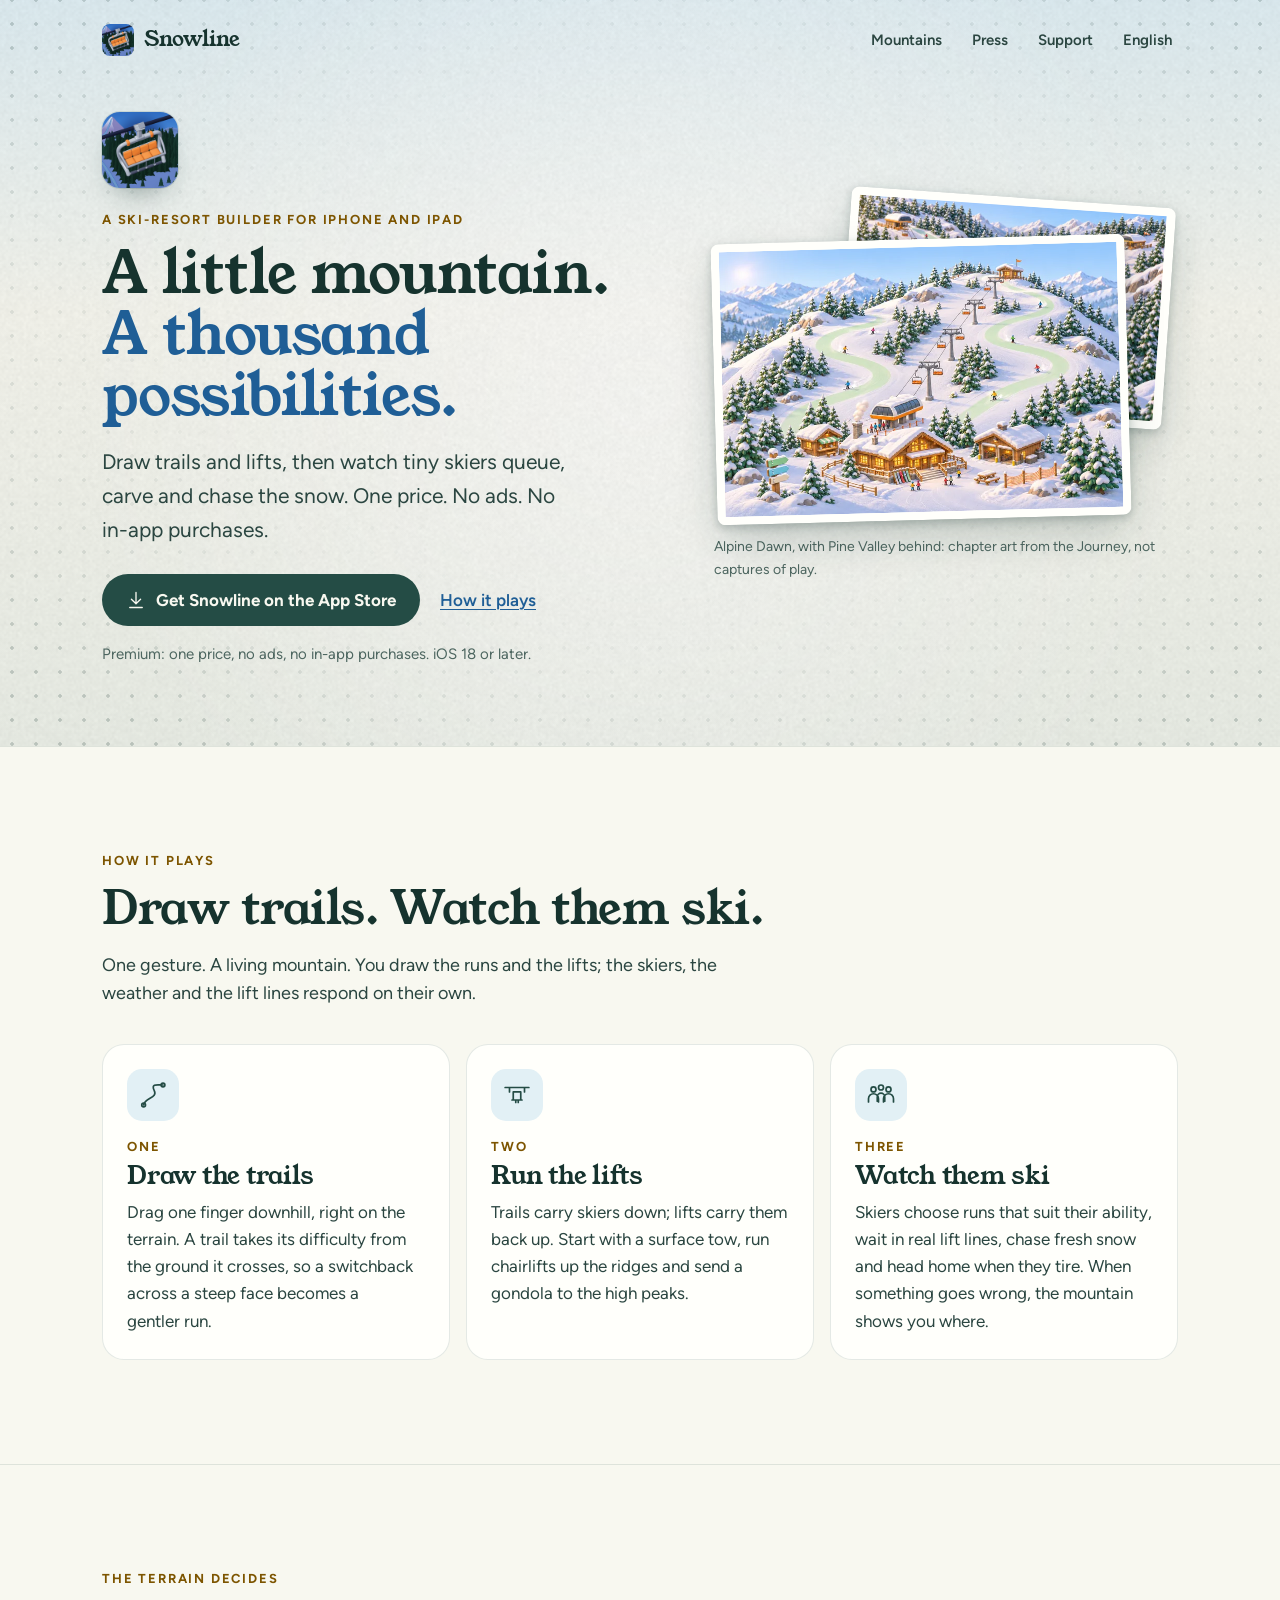
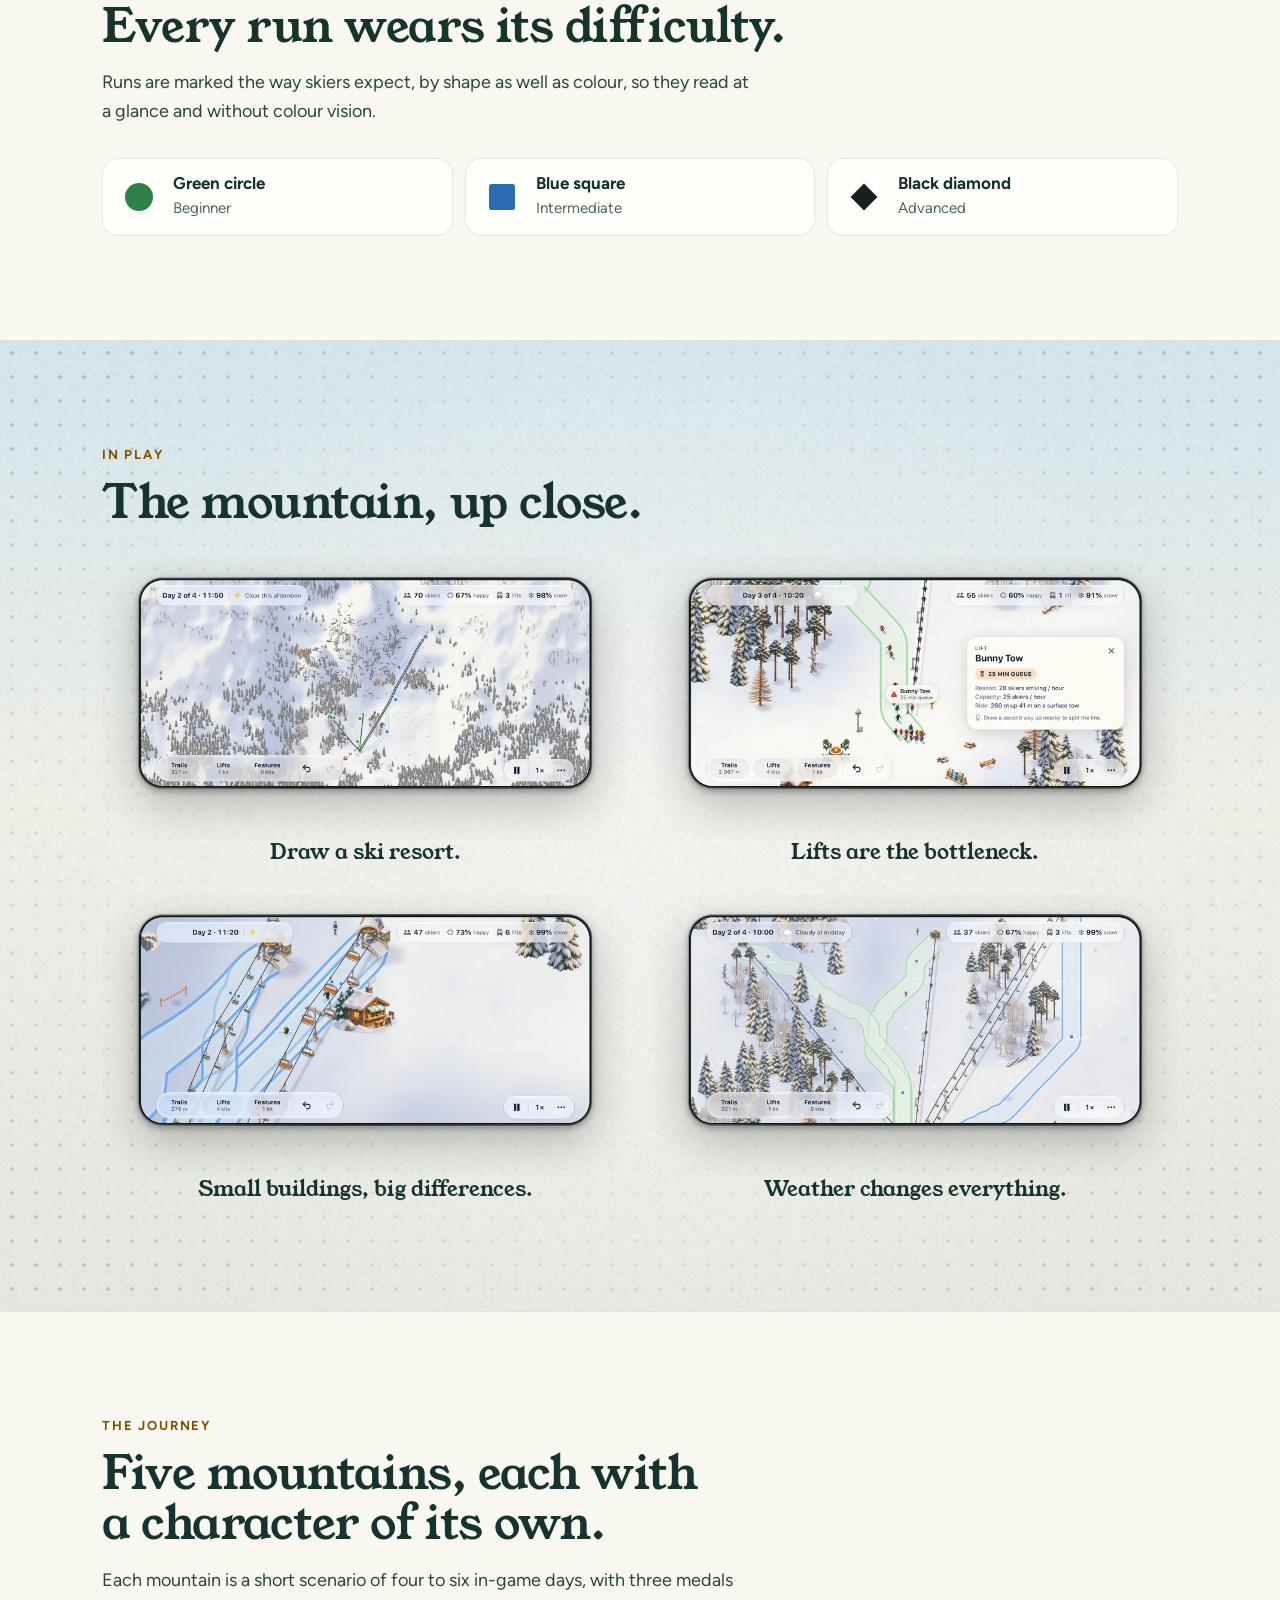
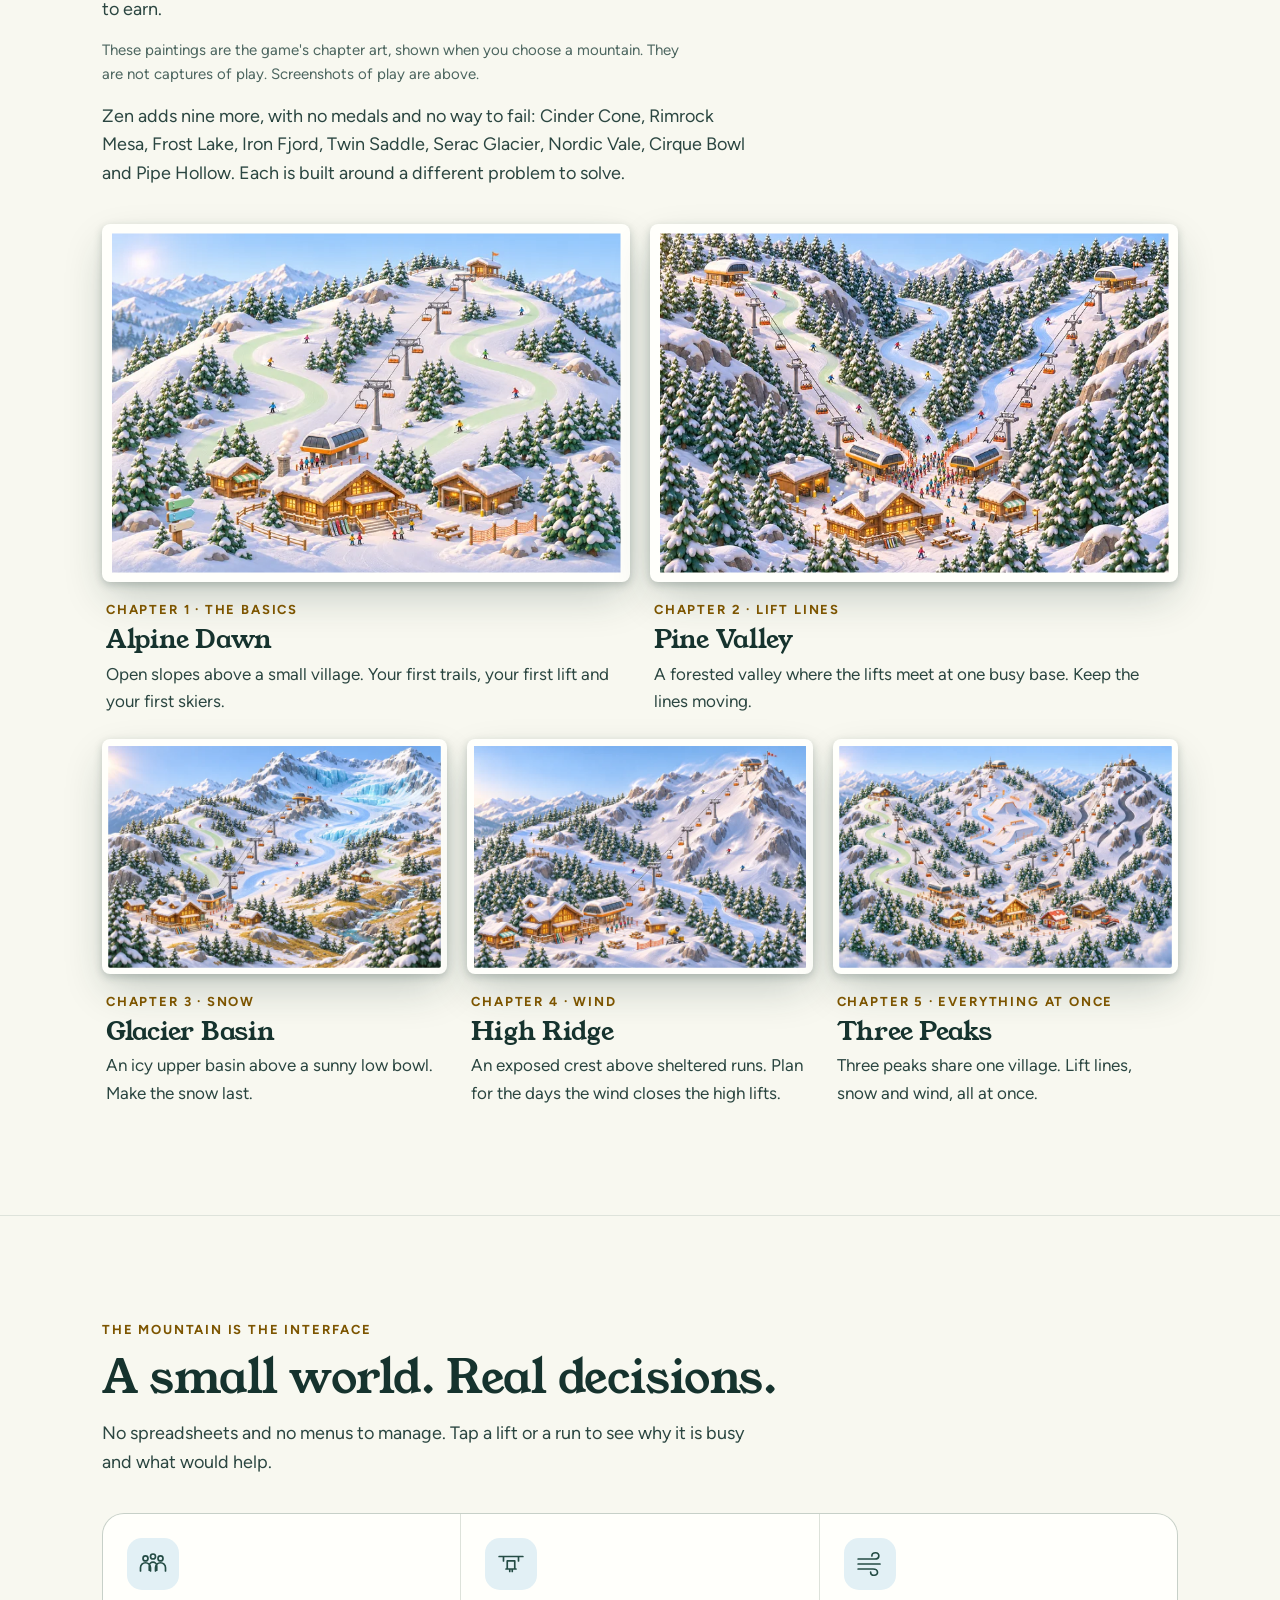
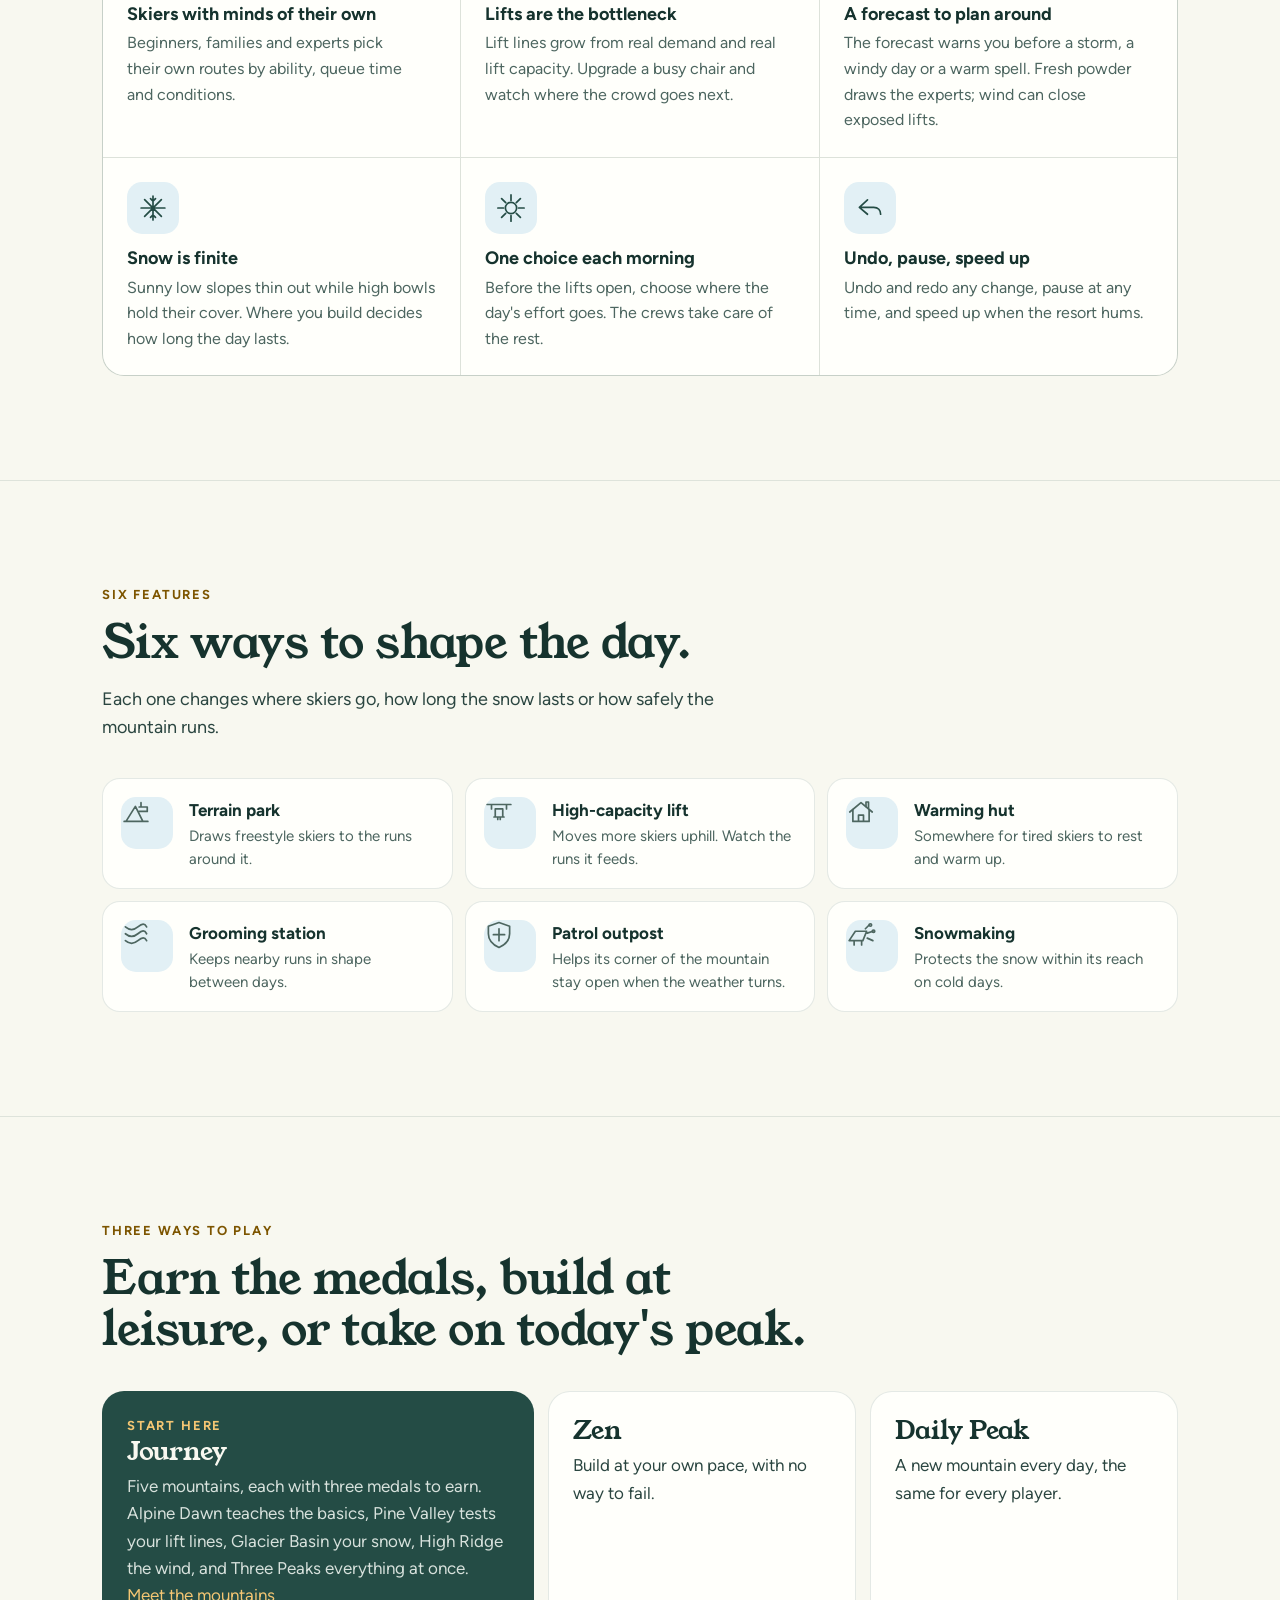
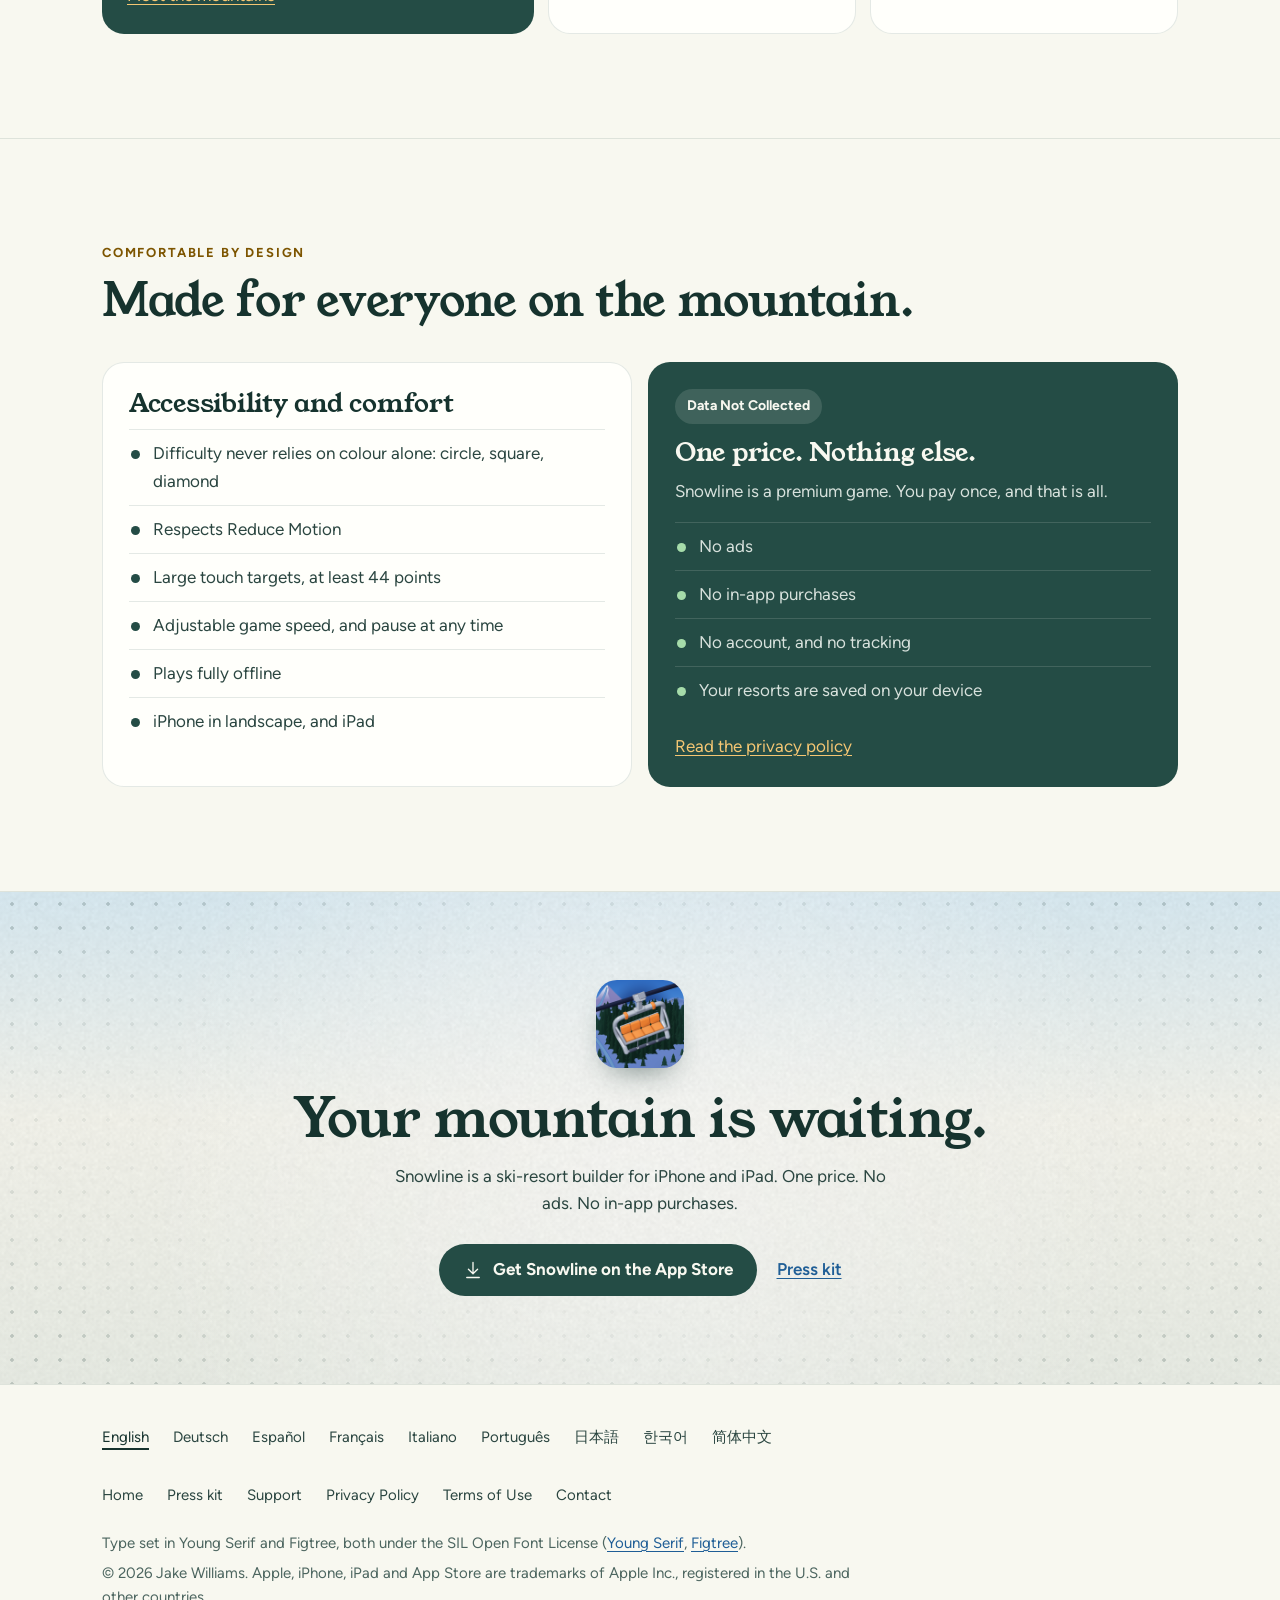
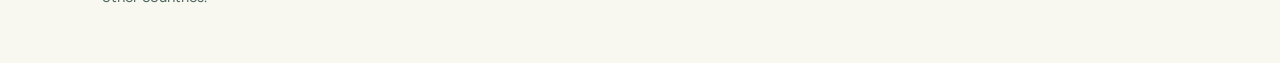
<file: index.html>
<!DOCTYPE html>
<html lang="en">
<head>
<meta charset="UTF-8">
<meta name="viewport" content="width=device-width, initial-scale=1">
<title>Snowline: Ski Resort Builder for iPhone and iPad</title>
<meta name="description" content="Snowline is a calm, clever ski-resort strategy game for iPhone and iPad. Draw trails and lifts on a little mountain and watch tiny skiers bring it to life. One price. No ads. No in-app purchases.">
<meta name="color-scheme" content="light dark">
<meta name="theme-color" content="#F8F8F0" media="(prefers-color-scheme: light)">
<meta name="theme-color" content="#0E1C1A" media="(prefers-color-scheme: dark)">
<!-- appmeta:start --><meta name="apple-itunes-app" content="app-id=6834599728"><!-- appmeta:end -->
<link rel="canonical" href="https://jakeintech.github.io/snowline-site/">
<link rel="alternate" hreflang="en" href="https://jakeintech.github.io/snowline-site/">
<link rel="alternate" hreflang="de" href="https://jakeintech.github.io/snowline-site/index.de.html">
<link rel="alternate" hreflang="es" href="https://jakeintech.github.io/snowline-site/index.es.html">
<link rel="alternate" hreflang="fr" href="https://jakeintech.github.io/snowline-site/index.fr.html">
<link rel="alternate" hreflang="it" href="https://jakeintech.github.io/snowline-site/index.it.html">
<link rel="alternate" hreflang="ja" href="https://jakeintech.github.io/snowline-site/index.ja.html">
<link rel="alternate" hreflang="ko" href="https://jakeintech.github.io/snowline-site/index.ko.html">
<link rel="alternate" hreflang="pt-BR" href="https://jakeintech.github.io/snowline-site/index.pt.html">
<link rel="alternate" hreflang="zh-Hans" href="https://jakeintech.github.io/snowline-site/index.zh.html">
<link rel="alternate" hreflang="x-default" href="https://jakeintech.github.io/snowline-site/">
<link rel="icon" type="image/png" href="assets/img/favicon.png">
<link rel="apple-touch-icon" href="assets/img/apple-touch-icon.png">
<meta property="og:type" content="website">
<meta property="og:site_name" content="Snowline">
<meta property="og:locale" content="en_US">
<meta property="og:locale:alternate" content="de_DE">
<meta property="og:locale:alternate" content="es_ES">
<meta property="og:locale:alternate" content="fr_FR">
<meta property="og:locale:alternate" content="ja_JP">
<meta property="og:title" content="Snowline: a little mountain, a thousand possibilities">
<meta property="og:description" content="A calm, clever ski-resort strategy game for iPhone and iPad. Draw trails. Watch them ski.">
<meta property="og:url" content="https://jakeintech.github.io/snowline-site/">
<meta property="og:image" content="https://jakeintech.github.io/snowline-site/assets/img/og.png">
<meta property="og:image:width" content="1200">
<meta property="og:image:height" content="630">
<meta property="og:image:alt" content="Snowline. A little mountain. A thousand possibilities.">
<meta name="twitter:card" content="summary_large_image">
<meta name="twitter:title" content="Snowline: a little mountain, a thousand possibilities">
<meta name="twitter:description" content="A calm, clever ski-resort strategy game for iPhone and iPad. Draw trails. Watch them ski.">
<meta name="twitter:image" content="https://jakeintech.github.io/snowline-site/assets/img/og.png">
<meta name="twitter:image:alt" content="Snowline. A little mountain. A thousand possibilities.">
<link rel="preload" href="assets/fonts/young-serif-400.woff2" as="font" type="font/woff2" crossorigin>
<link rel="preload" href="assets/fonts/figtree-var.woff2" as="font" type="font/woff2" crossorigin>
<link rel="stylesheet" href="assets/site.css">
<!-- ld:start -->
<script type="application/ld+json">
{
  "@context": "https://schema.org",
  "@type": "VideoGame",
  "name": "Snowline: Ski Resort Builder",
  "alternateName": "Snowline",
  "description": "Snowline is a calm, clever ski-resort strategy game. Draw a trail down the mountain with one finger, draw a lift back up, and watch tiny skiers bring your resort to life. They choose runs that suit their ability, wait in real lift lines, chase fresh snow and head home when they tire. When something goes wrong, the mountain shows you where, and one good change can fix the whole day.",
  "genre": [
    "Simulation",
    "Strategy"
  ],
  "gamePlatform": [
    "iPhone",
    "iPad"
  ],
  "operatingSystem": "iOS 18 or later",
  "applicationCategory": "GameApplication",
  "playMode": "SinglePlayer",
  "url": "https://jakeintech.github.io/snowline-site/",
  "image": "https://jakeintech.github.io/snowline-site/assets/img/icon-512.png",
  "author": {
    "@type": "Person",
    "name": "Jake Williams"
  }
}
</script>
<!-- ld:end -->
</head>
<body>
<a class="skip" href="#main">Skip to content</a>

<header class="wrap site-head">
  <a class="brand" href="./" aria-label="Snowline home">
    <img src="assets/img/icon-192.png" alt="" width="32" height="32">
    Snowline
  </a>
  <nav class="site-nav" aria-label="Site">
    <a href="#mountains">Mountains</a>
    <a href="press.html">Press</a>
    <a href="support.html">Support</a>
    <a href="#languages">English</a>
  </nav>
</header>

<main id="main">

<section class="hero stage" aria-labelledby="hero-title">
  <div class="wrap hero-grid">
    <div>
      <img class="hero-icon" src="assets/img/icon-192.png" width="76" height="76" alt="The Snowline app icon: an evergreen peak with an ivory S-shaped trail and an amber gondola on a glacier-blue sky.">
      <p class="tag">A ski-resort builder for iPhone and iPad</p>
      <h1 id="hero-title"><span class="line">A little mountain.</span> <span class="line">A thousand possibilities.</span></h1>
      <!-- promo:start -->
      <p class="lede">Draw trails and lifts, then watch tiny skiers queue, carve and chase the snow. One price. No ads. No <span class="nb">in-app</span> purchases.</p>
      <!-- promo:end -->
      <div class="hero-cta">
        <!-- store-cta:start --><a class="btn store" href="https://apps.apple.com/app/id6834599728"><svg viewBox="0 0 48 48" fill="none" stroke="currentColor" stroke-width="3.2" stroke-linecap="round" stroke-linejoin="round" aria-hidden="true" focusable="false"><path d="M24 6v26M13 22l11 11 11-11M9 42h30"/></svg>Get Snowline on the App Store</a><!-- store-cta:end -->
        <a href="#how">How it plays</a>
      </div>
      <p class="fine">Premium: one price, no ads, no in-app purchases. iOS 18 or later.</p>
    </div>
    <figure class="art prints">
      <div class="stack">
        <img class="print back" src="assets/img/art/pine-valley-768.webp" srcset="assets/img/art/pine-valley-768.webp 768w, assets/img/art/pine-valley-1536.webp 1536w" sizes="(min-width: 1140px) 360px, (min-width: 960px) 34vw, 66vw" width="1536" height="1024" alt="">
        <img class="print front" src="assets/img/art/alpine-dawn-1536.webp" srcset="assets/img/art/alpine-dawn-768.webp 768w, assets/img/art/alpine-dawn-1536.webp 1536w" sizes="(min-width: 1140px) 500px, (min-width: 960px) 46vw, 92vw" width="1536" height="1024" fetchpriority="high" alt="A painted miniature ski mountain at morning: a timber lodge and lift station in a snowy village, a chairlift climbing between evergreens, and pale green runs winding down to the base.">
      </div>
      <figcaption>Alpine Dawn, with Pine Valley behind: chapter art from the Journey, not captures of play.</figcaption>
    </figure>
  </div>
</section>

<section class="section" id="how" aria-labelledby="how-title">
  <div class="wrap">
    <p class="tag">How it plays</p>
    <h2 id="how-title">Draw trails. Watch them ski.</h2>
    <p class="intro">One gesture. A living mountain. You draw the runs and the lifts; the skiers, the weather and the lift lines respond on their own.</p>
    <ol class="steps">
      <li>
        <span class="ico"><svg viewBox="0 0 48 48" fill="none" stroke="currentColor" stroke-width="2.7" stroke-linecap="round" stroke-linejoin="round" aria-hidden="true" focusable="false"><path d="M9 40 C11 28 32 29 26 17 S32 8 40 8"/><circle cx="9" cy="40" r="3"/><circle cx="40" cy="8" r="3"/></svg></span>
        <span class="n">One</span>
        <h3>Draw the trails</h3>
        <p>Drag one finger downhill, right on the terrain. A trail takes its difficulty from the ground it crosses, so a switchback across a steep face becomes a gentler run.</p>
      </li>
      <li>
        <span class="ico"><svg viewBox="0 0 48 48" fill="none" stroke="currentColor" stroke-width="2.7" stroke-linecap="round" stroke-linejoin="round" aria-hidden="true" focusable="false"><path d="M5 12H43M12 12v7m24-7v7M18 19h12v13H18zM16 32h16M22 32v4m4-4v4"/></svg></span>
        <span class="n">Two</span>
        <h3>Run the lifts</h3>
        <p>Trails carry skiers down; lifts carry them back up. Start with a surface tow, run chairlifts up the ridges and send a gondola to the high peaks.</p>
      </li>
      <li>
        <span class="ico"><svg viewBox="0 0 48 48" fill="none" stroke="currentColor" stroke-width="2.7" stroke-linecap="round" stroke-linejoin="round" aria-hidden="true" focusable="false"><circle cx="12" cy="15" r="4"/><circle cx="24" cy="12" r="4"/><circle cx="36" cy="15" r="4"/><path d="M4 35v-5a8 8 0 0 1 16 0v5m-2-1v-7a6 6 0 0 1 12 0v7m-2 1v-5a8 8 0 0 1 16 0v5"/></svg></span>
        <span class="n">Three</span>
        <h3>Watch them ski</h3>
        <p>Skiers choose runs that suit their ability, wait in real lift lines, chase fresh snow and head home when they tire. When something goes wrong, the mountain shows you where.</p>
      </li>
    </ol>
  </div>
</section>

<section class="section" id="terrain" aria-labelledby="terrain-title">
  <div class="wrap">
    <p class="tag">The terrain decides</p>
    <h2 id="terrain-title">Every run wears its difficulty.</h2>
    <p class="intro">Runs are marked the way skiers expect, by shape as well as colour, so they read at a glance and without colour vision.</p>
    <ul class="markers">
      <li><svg viewBox="0 0 36 36" aria-hidden="true" focusable="false"><circle class="mk-green" cx="18" cy="18" r="14"/></svg><div><b>Green circle</b><span>Beginner</span></div></li>
      <li><svg viewBox="0 0 36 36" aria-hidden="true" focusable="false"><rect class="mk-blue" x="5" y="5" width="26" height="26" rx="2.5"/></svg><div><b>Blue square</b><span>Intermediate</span></div></li>
      <li><svg viewBox="0 0 36 36" aria-hidden="true" focusable="false"><rect class="mk-black" x="8.5" y="8.5" width="19" height="19" transform="rotate(45 18 18)"/></svg><div><b>Black diamond</b><span>Advanced</span></div></li>
    </ul>
  </div>
</section>

<!-- screenshots:start -->
<section class="section stage" id="screenshots" aria-labelledby="screenshots-title">
  <div class="wrap">
    <p class="tag">In play</p>
    <h2 id="screenshots-title">The mountain, up close.</h2>
    <ul class="shots">
      <li><figure><img src="assets/img/shots/01-overview-small.webp" srcset="assets/img/shots/01-overview-small.webp 879w, assets/img/shots/01-overview.webp 1759w" sizes="(min-width: 960px) 50vw, 100vw" width="1759" height="949" alt="A whole Snowline resort on its mountain, with trails, lifts and skiers."><figcaption>Draw a ski resort.</figcaption></figure></li>
      <li><figure><img src="assets/img/shots/02-queue-small.webp" srcset="assets/img/shots/02-queue-small.webp 879w, assets/img/shots/02-queue.webp 1759w" sizes="(min-width: 960px) 50vw, 100vw" width="1759" height="949" loading="lazy" alt="Skiers queueing at the base of a busy lift."><figcaption>Lifts are the bottleneck.</figcaption></figure></li>
      <li><figure><img src="assets/img/shots/03-features-small.webp" srcset="assets/img/shots/03-features-small.webp 879w, assets/img/shots/03-features.webp 1759w" sizes="(min-width: 960px) 50vw, 100vw" width="1759" height="949" loading="lazy" alt="Close up on a resort feature: a warming hut beside two chairlifts, skiers riding up."><figcaption>Small buildings, big differences.</figcaption></figure></li>
      <li><figure><img src="assets/img/shots/04-snowfall-small.webp" srcset="assets/img/shots/04-snowfall-small.webp 879w, assets/img/shots/04-snowfall.webp 1759w" sizes="(min-width: 960px) 50vw, 100vw" width="1759" height="949" loading="lazy" alt="Snow falling on the resort."><figcaption>Weather changes everything.</figcaption></figure></li>
    </ul>
  </div>
</section>

<section class="section" id="mountains" aria-labelledby="mountains-title">
  <div class="wrap">
    <p class="tag">The Journey</p>
    <h2 id="mountains-title">Five mountains, each with a character of its own.</h2>
    <p class="intro">Each mountain is a short scenario of four to six in-game days, with three medals to earn.</p>
    <p class="note">These paintings are the game's chapter art, shown when you choose a mountain. They are not captures of play. Screenshots of play are above.</p>
    <!-- new-mountains:start --><p class="intro">Zen adds nine more, with no medals and no way to fail: Cinder Cone, Rimrock Mesa, Frost Lake, Iron Fjord, Twin Saddle, Serac Glacier, Nordic Vale, Cirque Bowl and Pipe Hollow. Each is built around a different problem to solve.</p><!-- new-mountains:end -->
    <ul class="peaks">
      <li class="peak">
        <img class="print" src="assets/img/art/alpine-dawn-768.webp" srcset="assets/img/art/alpine-dawn-768.webp 768w, assets/img/art/alpine-dawn-1536.webp 1536w" sizes="(min-width: 720px) 50vw, 100vw" width="1536" height="1024" loading="lazy" alt="A painted miniature mountain at morning: a timber lodge and lift station in a snowy village, a chairlift climbing between evergreens, and pale green runs winding down to the base.">
        <div class="body">
          <p class="n">Chapter 1 &middot; The basics</p>
          <h3>Alpine Dawn</h3>
          <p>Open slopes above a small village. Your first trails, your first lift and your first skiers.</p>
        </div>
      </li>
      <li class="peak">
        <img class="print" src="assets/img/art/pine-valley-768.webp" srcset="assets/img/art/pine-valley-768.webp 768w, assets/img/art/pine-valley-1536.webp 1536w" sizes="(min-width: 720px) 50vw, 100vw" width="1536" height="1024" loading="lazy" alt="A painted forested valley: chairlifts rise up both sides from one base, where a crowd of tiny skiers waits in line.">
        <div class="body">
          <p class="n">Chapter 2 &middot; Lift lines</p>
          <h3>Pine Valley</h3>
          <p>A forested valley where the lifts meet at one busy base. Keep the lines moving.</p>
        </div>
      </li>
      <li class="peak">
        <img class="print" src="assets/img/art/glacier-basin-768.webp" srcset="assets/img/art/glacier-basin-768.webp 768w, assets/img/art/glacier-basin-1536.webp 1536w" sizes="(min-width: 960px) 33vw, (min-width: 720px) 50vw, 100vw" width="1536" height="1024" loading="lazy" alt="A painted alpine basin: ice-blue glacier falls high above, a chairlift and winding runs below, and a sunny lower bowl where the snow has thinned to grass beside a stream.">
        <div class="body">
          <p class="n">Chapter 3 &middot; Snow</p>
          <h3>Glacier Basin</h3>
          <p>An icy upper basin above a sunny low bowl. Make the snow last.</p>
        </div>
      </li>
      <li class="peak">
        <img class="print" src="assets/img/art/high-ridge-768.webp" srcset="assets/img/art/high-ridge-768.webp 768w, assets/img/art/high-ridge-1536.webp 1536w" sizes="(min-width: 960px) 33vw, (min-width: 720px) 50vw, 100vw" width="1536" height="1024" loading="lazy" alt="A painted steep, rocky crest with snow blowing off the summit, a chairlift climbing to a station at the top, and a run curving through sheltered trees below.">
        <div class="body">
          <p class="n">Chapter 4 &middot; Wind</p>
          <h3>High Ridge</h3>
          <p>An exposed crest above sheltered runs. Plan for the days the wind closes the high lifts.</p>
        </div>
      </li>
      <li class="peak">
        <img class="print" src="assets/img/art/three-peaks-768.webp" srcset="assets/img/art/three-peaks-768.webp 768w, assets/img/art/three-peaks-1536.webp 1536w" sizes="(min-width: 960px) 33vw, (min-width: 720px) 50vw, 100vw" width="1536" height="1024" loading="lazy" alt="A painted resort of three snowy peaks around one village, with chairlifts and a gondola, a terrain park with jumps between them, and runs winding down each peak.">
        <div class="body">
          <p class="n">Chapter 5 &middot; Everything at once</p>
          <h3>Three Peaks</h3>
          <p>Three peaks share one village. Lift lines, snow and wind, all at once.</p>
        </div>
      </li>
    </ul>
  </div>
</section>
<!-- screenshots:end -->

<section class="section" id="features" aria-labelledby="features-title">
  <div class="wrap">
    <p class="tag">The mountain is the interface</p>
    <h2 id="features-title">A small world. Real decisions.</h2>
    <p class="intro">No spreadsheets and no menus to manage. Tap a lift or a run to see why it is busy and what would help.</p>
    <div class="grid">
      <div>
        <span class="ico"><svg viewBox="0 0 48 48" fill="none" stroke="currentColor" stroke-width="2.7" stroke-linecap="round" stroke-linejoin="round" aria-hidden="true" focusable="false"><circle cx="12" cy="15" r="4"/><circle cx="24" cy="12" r="4"/><circle cx="36" cy="15" r="4"/><path d="M4 35v-5a8 8 0 0 1 16 0v5m-2-1v-7a6 6 0 0 1 12 0v7m-2 1v-5a8 8 0 0 1 16 0v5"/></svg></span>
        <h3>Skiers with minds of their own</h3>
        <p>Beginners, families and experts pick their own routes by ability, queue time and conditions.</p>
      </div>
      <div>
        <span class="ico"><svg viewBox="0 0 48 48" fill="none" stroke="currentColor" stroke-width="2.7" stroke-linecap="round" stroke-linejoin="round" aria-hidden="true" focusable="false"><path d="M5 12H43M12 12v7m24-7v7M18 19h12v13H18zM16 32h16M22 32v4m4-4v4"/></svg></span>
        <h3>Lifts are the bottleneck</h3>
        <p>Lift lines grow from real demand and real lift capacity. Upgrade a busy chair and watch where the crowd goes next.</p>
      </div>
      <div>
        <span class="ico"><svg viewBox="0 0 48 48" fill="none" stroke="currentColor" stroke-width="2.7" stroke-linecap="round" stroke-linejoin="round" aria-hidden="true" focusable="false"><path d="M5 16h27c8 0 8-10 1-10-4 0-6 2-6 5M5 24h35M5 32h24c9 0 9 10 2 10-4 0-6-2-6-5"/></svg></span>
        <h3>A forecast to plan around</h3>
        <p>The forecast warns you before a storm, a windy day or a warm spell. Fresh powder draws the experts; wind can close exposed lifts.</p>
      </div>
      <div>
        <span class="ico"><svg viewBox="0 0 48 48" fill="none" stroke="currentColor" stroke-width="2.7" stroke-linecap="round" stroke-linejoin="round" aria-hidden="true" focusable="false"><path d="M24 5v38M5 24h38M10.6 10.6l26.8 26.8M37.4 10.6 10.6 37.4M20 9l4 4 4-4M20 39l4-4 4 4"/></svg></span>
        <h3>Snow is finite</h3>
        <p>Sunny low slopes thin out while high bowls hold their cover. Where you build decides how long the day lasts.</p>
      </div>
      <div>
        <span class="ico"><svg viewBox="0 0 48 48" fill="none" stroke="currentColor" stroke-width="2.7" stroke-linecap="round" stroke-linejoin="round" aria-hidden="true" focusable="false"><circle cx="24" cy="24" r="9"/><path d="M24 3v9m0 24v9M3 24h9m24 0h9M9 9l6.5 6.5m17 17L39 39M9 39l6.5-6.5m17-17L39 9"/></svg></span>
        <h3>One choice each morning</h3>
        <p>Before the lifts open, choose where the day's effort goes. The crews take care of the rest.</p>
      </div>
      <div>
        <span class="ico"><svg viewBox="0 0 48 48" fill="none" stroke="currentColor" stroke-width="2.7" stroke-linecap="round" stroke-linejoin="round" aria-hidden="true" focusable="false"><path d="M20 11 7 23l13 11M8 23h22c7 0 11 5 11 11"/></svg></span>
        <h3>Undo, pause, speed up</h3>
        <p>Undo and redo any change, pause at any time, and speed up when the resort hums.</p>
      </div>
    </div>
  </div>
</section>

<section class="section" id="kit" aria-labelledby="kit-title">
  <div class="wrap">
    <p class="tag">Six features</p>
    <h2 id="kit-title">Six ways to shape the day.</h2>
    <p class="intro">Each one changes where skiers go, how long the snow lasts or how safely the mountain runs.</p>
    <ul class="kit">
      <li><span class="ico"><svg viewBox="0 0 48 48" fill="none" stroke="currentColor" stroke-width="2.7" stroke-linecap="round" stroke-linejoin="round" aria-hidden="true" focusable="false"><path d="M5 39h38M8 39l15-24 12 24M29 16h13v7H29M32 9v7"/></svg></span><div><b>Terrain park</b><span>Draws freestyle skiers to the runs around it.</span></div></li>
      <li><span class="ico"><svg viewBox="0 0 48 48" fill="none" stroke="currentColor" stroke-width="2.7" stroke-linecap="round" stroke-linejoin="round" aria-hidden="true" focusable="false"><path d="M5 12H43M12 12v7m24-7v7M18 19h12v13H18zM16 32h16M22 32v4m4-4v4"/></svg></span><div><b>High-capacity lift</b><span>Moves more skiers uphill. Watch the runs it feeds.</span></div></li>
      <li><span class="ico"><svg viewBox="0 0 48 48" fill="none" stroke="currentColor" stroke-width="2.7" stroke-linecap="round" stroke-linejoin="round" aria-hidden="true" focusable="false"><path d="M6 24 24 9l18 15"/><path d="M11 20v19h26V20M20 39V29h8v10M32 15V8h4v10"/></svg></span><div><b>Warming hut</b><span>Somewhere for tired skiers to rest and warm up.</span></div></li>
      <li><span class="ico"><svg viewBox="0 0 48 48" fill="none" stroke="currentColor" stroke-width="2.7" stroke-linecap="round" stroke-linejoin="round" aria-hidden="true" focusable="false"><path d="M7 11c7 6 13 6 20 0s11-6 14 0M7 22c7 6 13 6 20 0s11-6 14 0M7 33c7 6 13 6 20 0s11-6 14 0"/></svg></span><div><b>Grooming station</b><span>Keeps nearby runs in shape between days.</span></div></li>
      <li><span class="ico"><svg viewBox="0 0 48 48" fill="none" stroke="currentColor" stroke-width="2.7" stroke-linecap="round" stroke-linejoin="round" aria-hidden="true" focusable="false"><path d="M24 4 41 10v12c0 12-8 18-17 22C15 40 7 34 7 22V10L24 4Z"/><path d="M24 14v19m-9-9.5h18"/></svg></span><div><b>Patrol outpost</b><span>Helps its corner of the mountain stay open when the weather turns.</span></div></li>
      <li><span class="ico"><svg viewBox="0 0 48 48" fill="none" stroke="currentColor" stroke-width="2.7" stroke-linecap="round" stroke-linejoin="round" aria-hidden="true" focusable="false"><path d="M5 33h22l6-15H15L5 33Zm8 0v7m12-7v7M31 14l6-6m-3 13 9-3m-9 11 9 4"/><circle cx="39" cy="8" r="2"/><circle cx="44" cy="18" r="2"/></svg></span><div><b>Snowmaking</b><span>Protects the snow within its reach on cold days.</span></div></li>
    </ul>
  </div>
</section>

<section class="section" id="modes" aria-labelledby="modes-title">
  <div class="wrap">
    <p class="tag">Three ways to play</p>
    <h2 id="modes-title">Earn the medals, build at leisure, or take on today's peak.</h2>
    <ul class="modes">
      <li class="journey">
        <p class="tag">Start here</p>
        <h3>Journey</h3>
        <p>Five mountains, each with three medals to earn. Alpine Dawn teaches the basics, Pine Valley tests your lift lines, Glacier Basin your snow, High Ridge the wind, and Three Peaks everything at once. <a href="#mountains">Meet the mountains</a></p>
      </li>
      <li>
        <h3>Zen</h3>
        <p>Build at your own pace, with no way to fail.</p>
      </li>
      <li>
        <h3>Daily Peak</h3>
        <p>A new mountain every day, the same for every player.</p>
      </li>
    </ul>
  </div>
</section>

<section class="section" id="comfort" aria-labelledby="comfort-title">
  <div class="wrap">
    <p class="tag">Comfortable by design</p>
    <h2 id="comfort-title">Made for everyone on the mountain.</h2>
    <div class="split">
      <div class="panel">
        <h3>Accessibility and comfort</h3>
        <ul>
          <li>Difficulty never relies on colour alone: circle, square, diamond</li>
          <li>Respects Reduce Motion</li>
          <li>Large touch targets, at least 44 points</li>
          <li>Adjustable game speed, and pause at any time</li>
          <li>Plays fully offline</li>
          <li>iPhone in landscape, and iPad</li>
        </ul>
      </div>
      <div class="panel privacy">
        <span class="label">Data Not Collected</span>
        <h3>One price. Nothing else.</h3>
        <p>Snowline is a premium game. You pay once, and that is all.</p>
        <ul>
          <li>No ads</li>
          <li>No in-app purchases</li>
          <li>No account, and no tracking</li>
          <li>Your resorts are saved on your device</li>
        </ul>
        <p><a href="privacy-policy.html">Read the privacy policy</a></p>
      </div>
    </div>
  </div>
</section>

<section class="closing stage" aria-labelledby="closing-title">
  <div class="wrap">
    <img src="assets/img/icon-192.png" width="88" height="88" alt="">
    <h2 id="closing-title">Your mountain is waiting.</h2>
    <p>Snowline is a ski-resort builder for iPhone and iPad. One price. No ads. No in-app purchases.</p>
    <div class="hero-cta">
      <!-- store-cta:start --><a class="btn store" href="https://apps.apple.com/app/id6834599728"><svg viewBox="0 0 48 48" fill="none" stroke="currentColor" stroke-width="3.2" stroke-linecap="round" stroke-linejoin="round" aria-hidden="true" focusable="false"><path d="M24 6v26M13 22l11 11 11-11M9 42h30"/></svg>Get Snowline on the App Store</a><!-- store-cta:end -->
      <a href="press.html">Press kit</a>
    </div>
  </div>
</section>

</main>

<footer class="site-foot">
  <div class="wrap">
    <nav id="languages" aria-label="Language">
      <a href="./" hreflang="en" aria-current="true">English</a>
      <a href="index.de.html" hreflang="de" lang="de">Deutsch</a>
      <a href="index.es.html" hreflang="es" lang="es">Español</a>
      <a href="index.fr.html" hreflang="fr" lang="fr">Français</a>
      <a href="index.it.html" hreflang="it" lang="it">Italiano</a>
      <a href="index.pt.html" hreflang="pt-BR" lang="pt-BR">Português</a>
      <a href="index.ja.html" hreflang="ja" lang="ja">日本語</a>
      <a href="index.ko.html" hreflang="ko" lang="ko">한국어</a>
      <a href="index.zh.html" hreflang="zh-Hans" lang="zh-Hans">简体中文</a>
    </nav>
    <nav aria-label="Footer">
      <a href="./">Home</a>
      <a href="press.html">Press kit</a>
      <a href="support.html">Support</a>
      <a href="privacy-policy.html">Privacy Policy</a>
      <a href="terms-of-service.html">Terms of Use</a>
      <a href="mailto:info@jakeawilliams.com">Contact</a>
    </nav>
    <p>Type set in Young Serif and Figtree, both under the SIL Open Font License (<a href="assets/fonts/OFL-YoungSerif.txt">Young Serif</a>, <a href="assets/fonts/OFL-Figtree.txt">Figtree</a>).</p>
    <p>&copy; 2026 Jake Williams. Apple, iPhone, iPad and App Store are trademarks of Apple Inc., registered in the U.S. and other countries.</p>
  </div>
</footer>
</body>
</html>
</file>
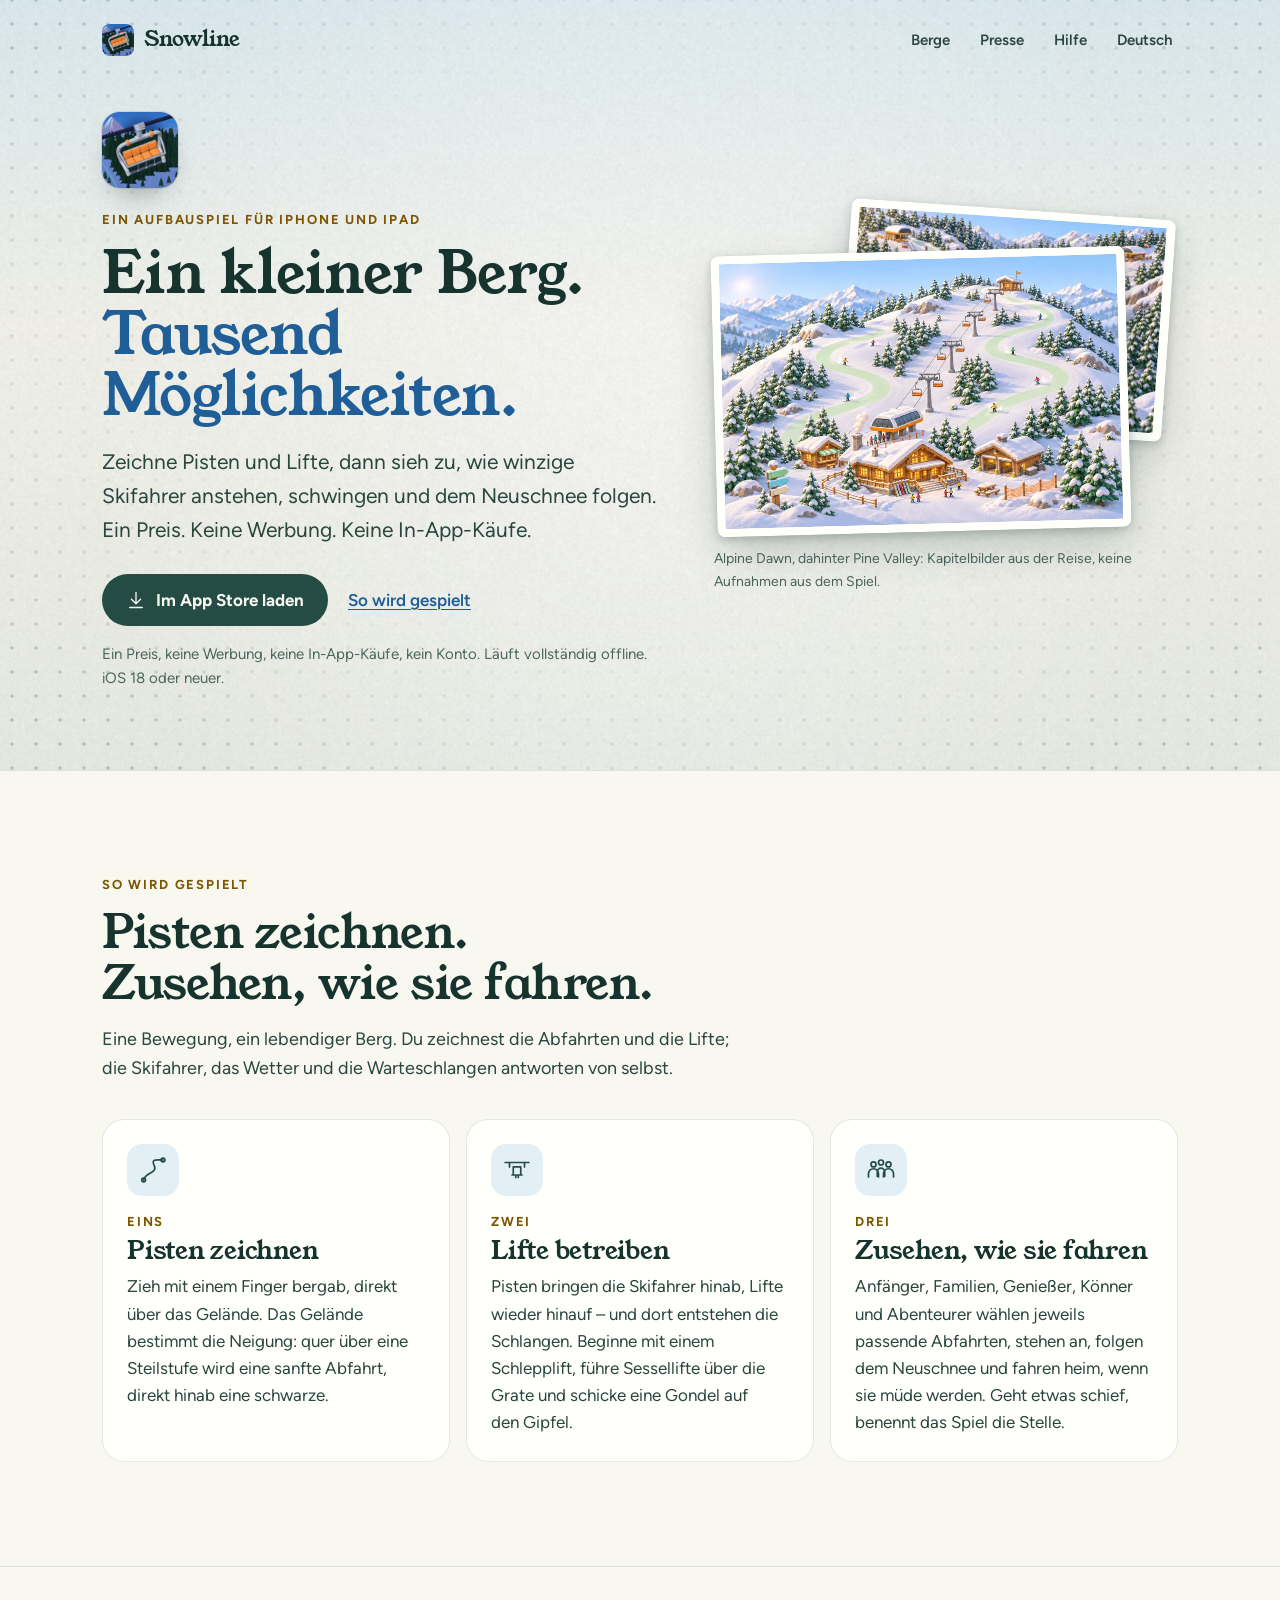
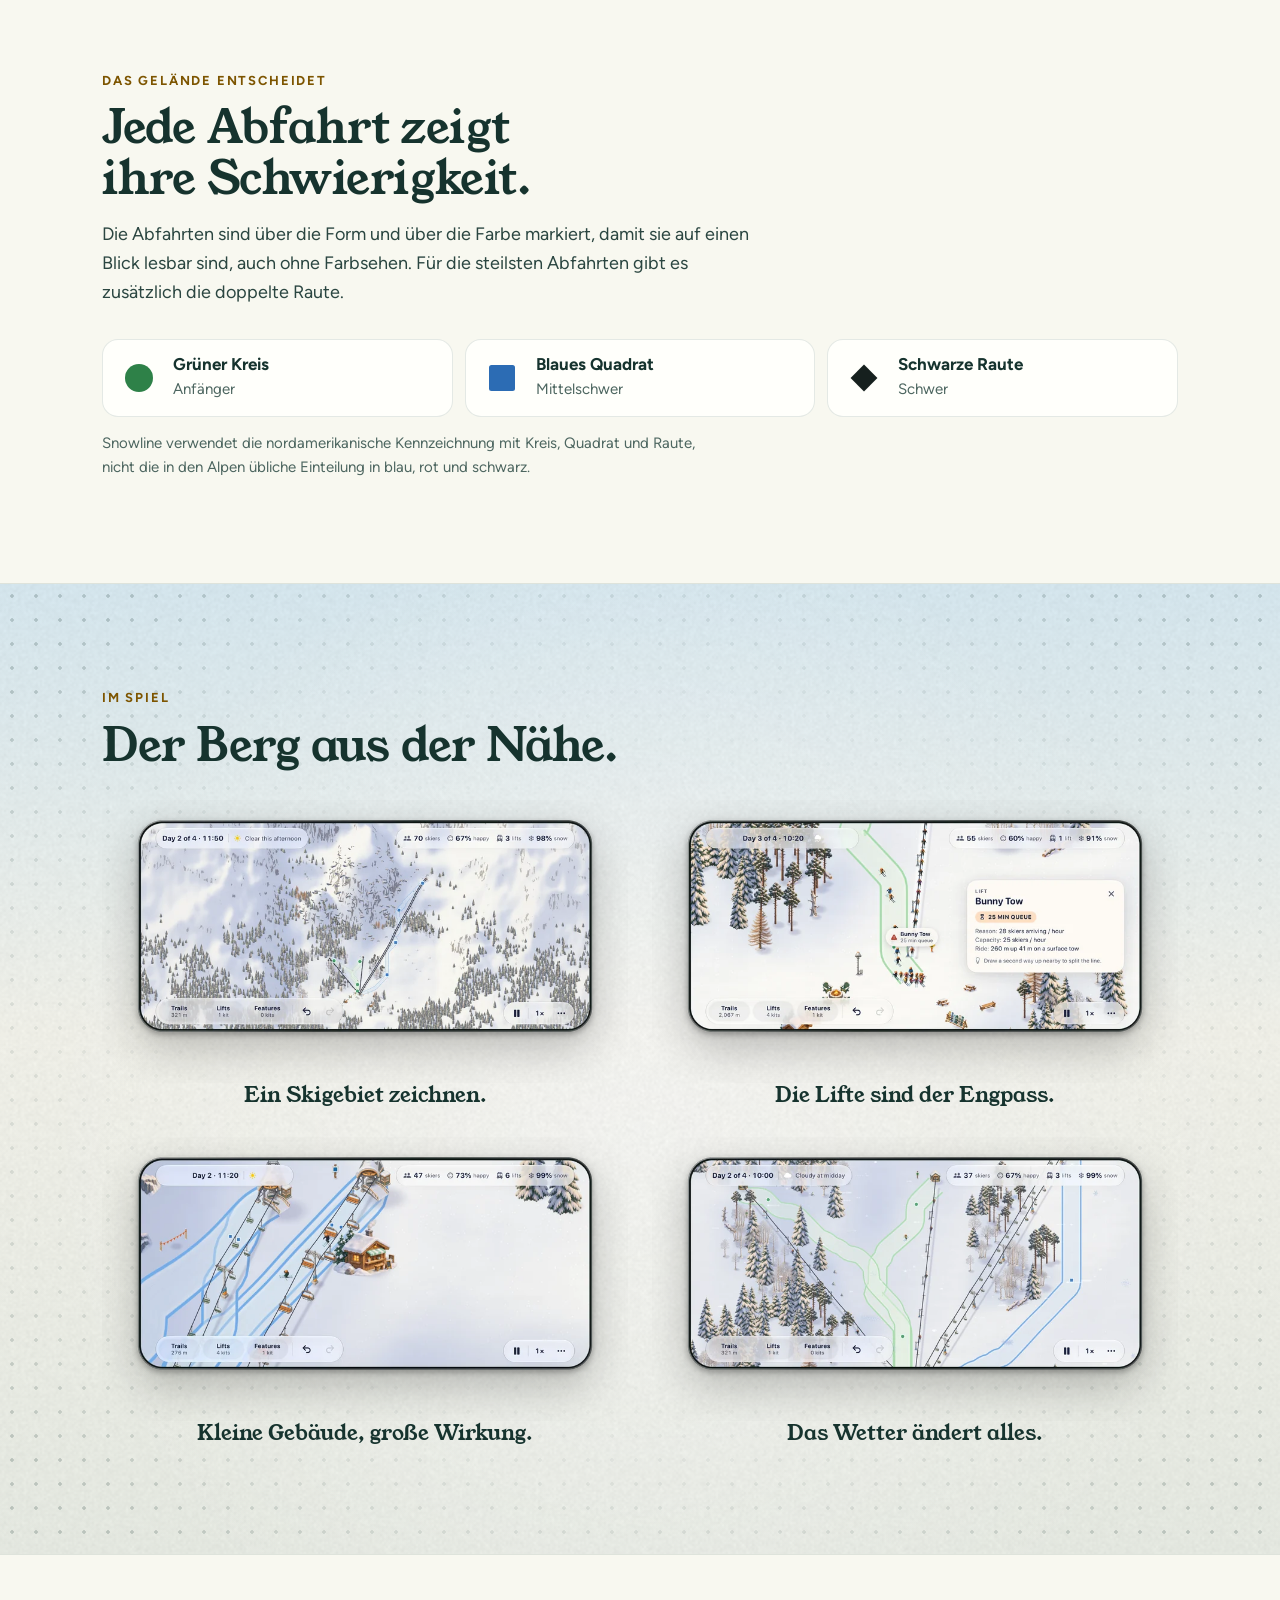
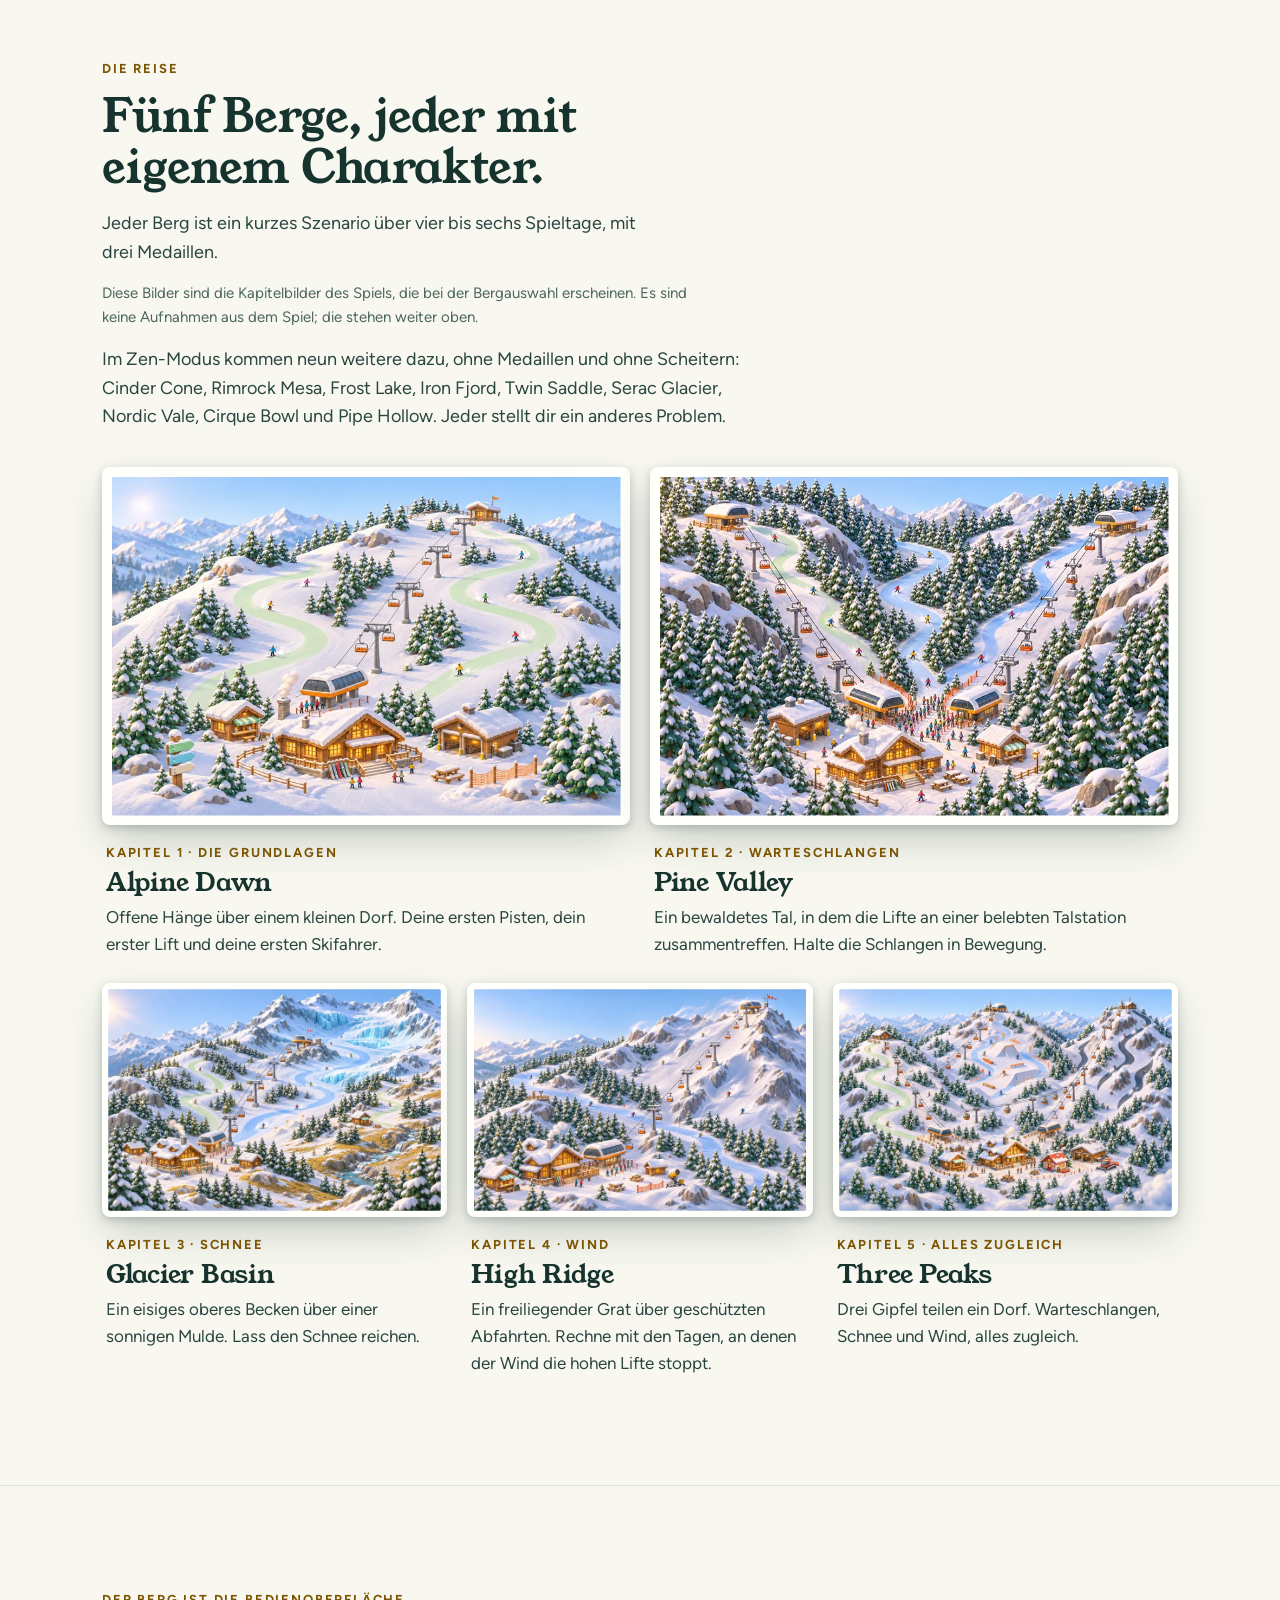
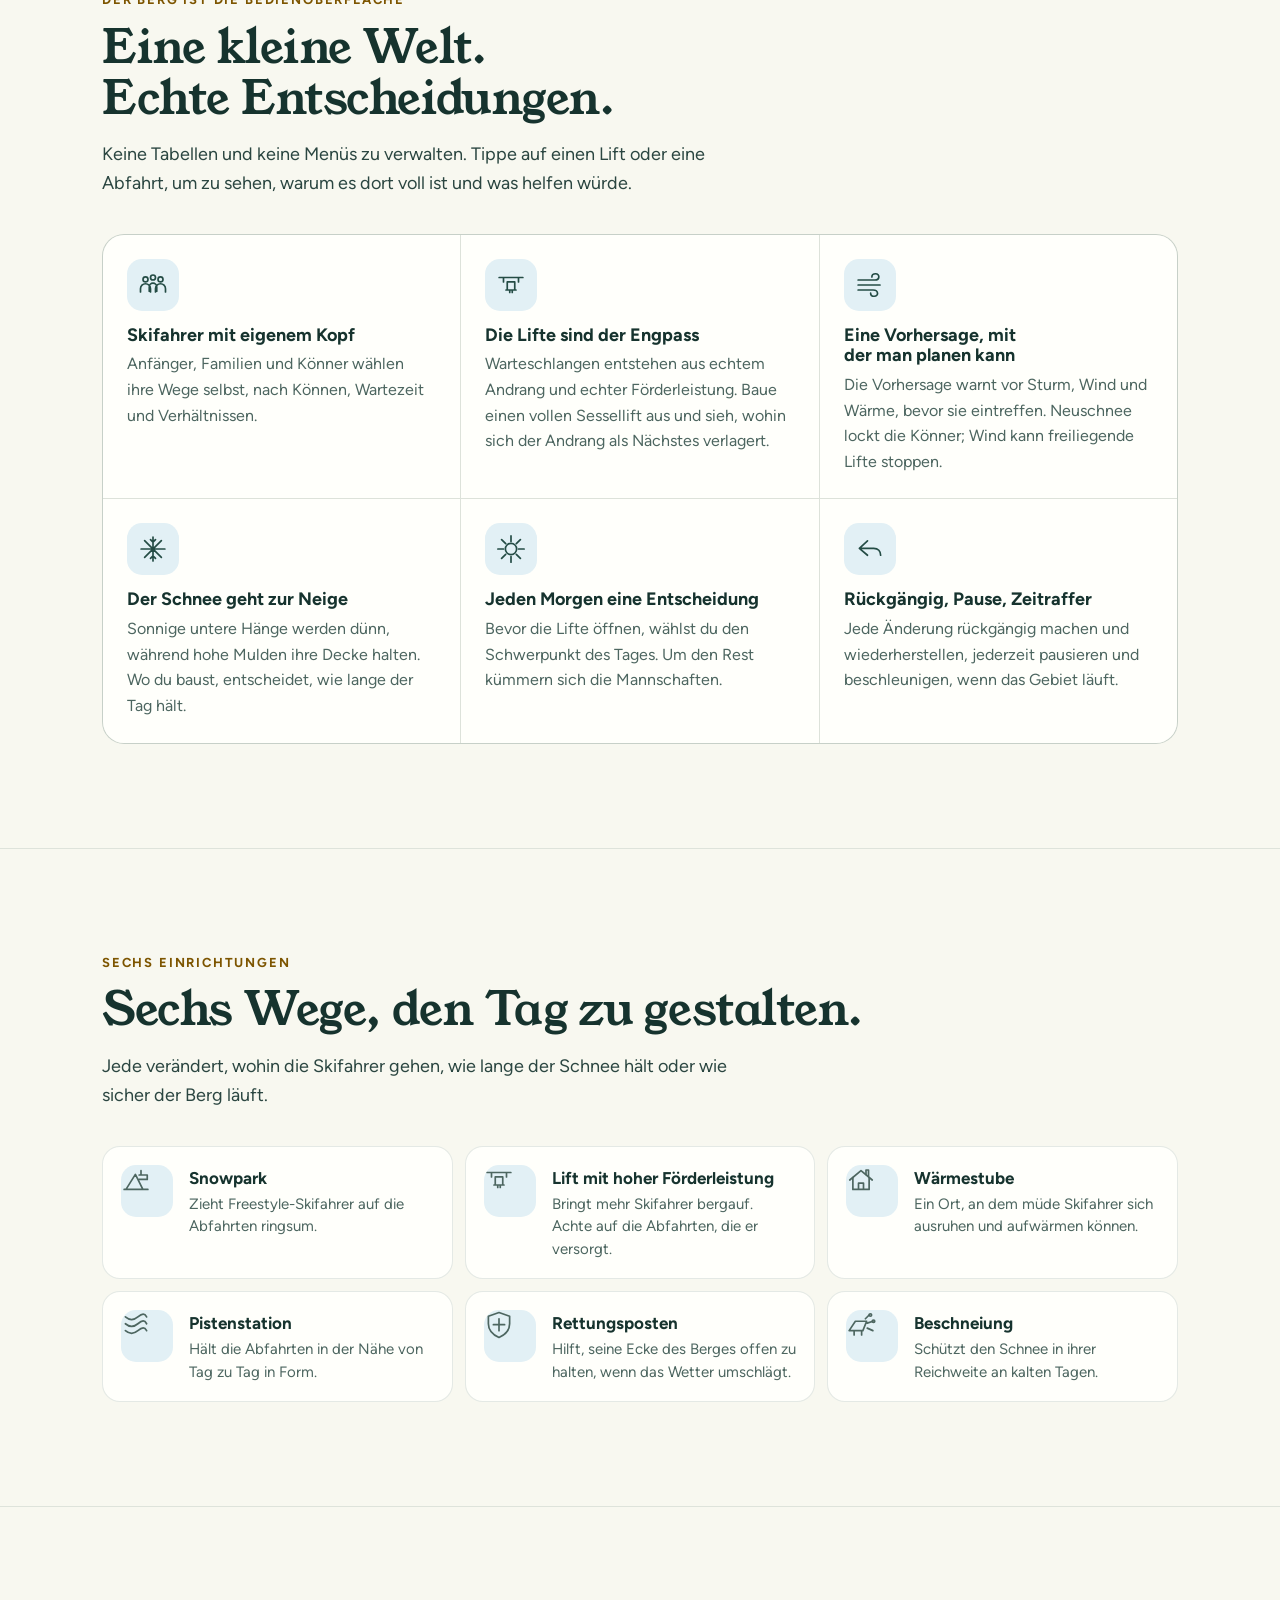
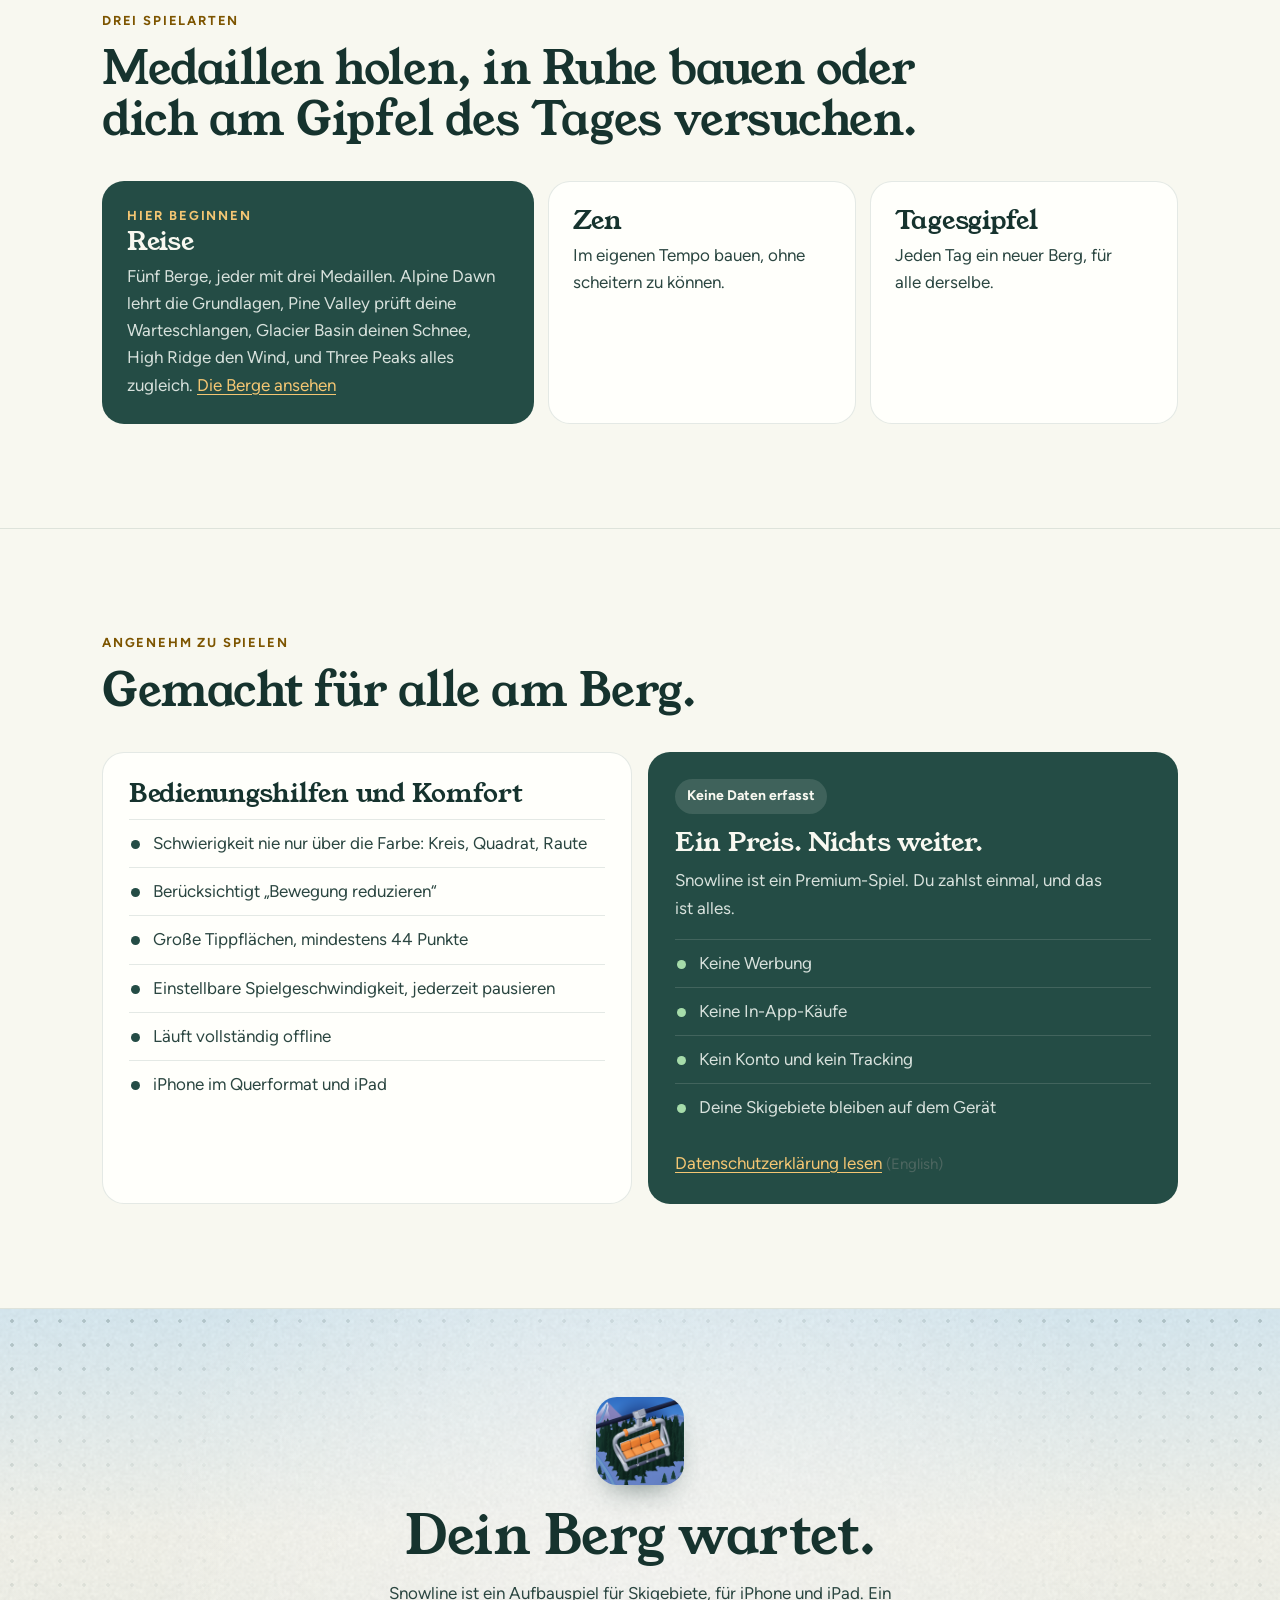
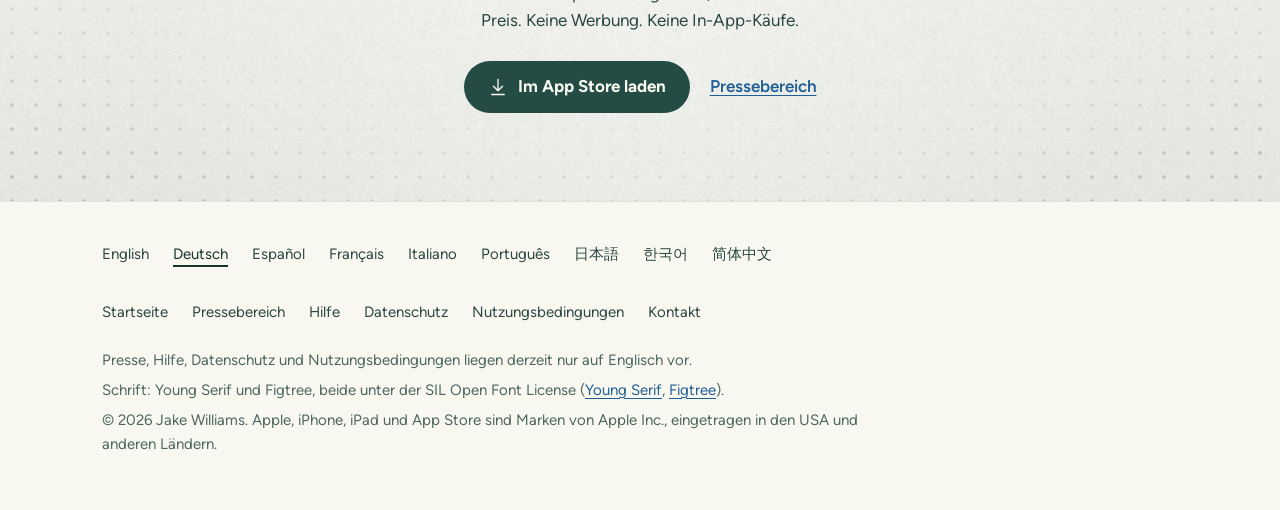
<file: index.de.html>
<!DOCTYPE html>
<html lang="de">
<head>
<meta charset="UTF-8">
<meta name="viewport" content="width=device-width, initial-scale=1">
<title>Snowline: Skigebiet bauen – Aufbauspiel für iPhone und iPad</title>
<meta name="description" content="Snowline ist ein Aufbauspiel für iPhone und iPad. Zeichne Pisten und Lifte auf einen kleinen Berg und sieh zu, wie winzige Skifahrer sie befahren. Ein Preis. Keine Werbung. Keine In-App-Käufe.">
<meta name="color-scheme" content="light dark">
<meta name="theme-color" content="#F8F8F0" media="(prefers-color-scheme: light)">
<meta name="theme-color" content="#0E1C1A" media="(prefers-color-scheme: dark)">
<!-- appmeta:start --><meta name="apple-itunes-app" content="app-id=6834599728"><!-- appmeta:end -->
<link rel="canonical" href="https://jakeintech.github.io/snowline-site/index.de.html">
<link rel="alternate" hreflang="en" href="https://jakeintech.github.io/snowline-site/">
<link rel="alternate" hreflang="de" href="https://jakeintech.github.io/snowline-site/index.de.html">
<link rel="alternate" hreflang="es" href="https://jakeintech.github.io/snowline-site/index.es.html">
<link rel="alternate" hreflang="fr" href="https://jakeintech.github.io/snowline-site/index.fr.html">
<link rel="alternate" hreflang="it" href="https://jakeintech.github.io/snowline-site/index.it.html">
<link rel="alternate" hreflang="ja" href="https://jakeintech.github.io/snowline-site/index.ja.html">
<link rel="alternate" hreflang="ko" href="https://jakeintech.github.io/snowline-site/index.ko.html">
<link rel="alternate" hreflang="pt-BR" href="https://jakeintech.github.io/snowline-site/index.pt.html">
<link rel="alternate" hreflang="zh-Hans" href="https://jakeintech.github.io/snowline-site/index.zh.html">
<link rel="alternate" hreflang="x-default" href="https://jakeintech.github.io/snowline-site/">
<link rel="icon" type="image/png" href="assets/img/favicon.png">
<link rel="apple-touch-icon" href="assets/img/apple-touch-icon.png">
<meta property="og:type" content="website">
<meta property="og:site_name" content="Snowline">
<meta property="og:locale" content="de_DE">
<meta property="og:locale:alternate" content="en_US">
<meta property="og:locale:alternate" content="es_ES">
<meta property="og:locale:alternate" content="fr_FR">
<meta property="og:locale:alternate" content="ja_JP">
<meta property="og:title" content="Snowline: ein kleiner Berg, tausend Möglichkeiten">
<meta property="og:description" content="Ein Aufbauspiel für iPhone und iPad. Pisten zeichnen. Zusehen, wie sie fahren.">
<meta property="og:url" content="https://jakeintech.github.io/snowline-site/index.de.html">
<meta property="og:image" content="https://jakeintech.github.io/snowline-site/assets/img/og.png">
<meta property="og:image:width" content="1200">
<meta property="og:image:height" content="630">
<meta property="og:image:alt" content="Snowline. Ein kleiner Berg. Tausend Möglichkeiten.">
<meta name="twitter:card" content="summary_large_image">
<meta name="twitter:title" content="Snowline: ein kleiner Berg, tausend Möglichkeiten">
<meta name="twitter:description" content="Ein Aufbauspiel für iPhone und iPad. Pisten zeichnen. Zusehen, wie sie fahren.">
<meta name="twitter:image" content="https://jakeintech.github.io/snowline-site/assets/img/og.png">
<meta name="twitter:image:alt" content="Snowline. Ein kleiner Berg. Tausend Möglichkeiten.">
<link rel="preload" href="assets/fonts/young-serif-400.woff2" as="font" type="font/woff2" crossorigin>
<link rel="preload" href="assets/fonts/figtree-var.woff2" as="font" type="font/woff2" crossorigin>
<link rel="stylesheet" href="assets/site.css">
<!-- ld:start -->
<script type="application/ld+json">
{
  "@context": "https://schema.org",
  "@type": "VideoGame",
  "name": "Snowline: Skigebiet bauen",
  "alternateName": "Snowline",
  "description": "Zeichne ein Skigebiet auf einen kleinen Berg und sieh zu, wie es läuft. Pisten führen hinab, Lifte hinauf, und winzige Skifahrer wählen ihre Abfahrten, stehen an, fahren hinauf und fahren ab. Geht etwas schief, benennt das Spiel die Stelle, und eine gute Änderung kann den ganzen Tag retten.",
  "inLanguage": "de",
  "genre": [
    "Simulation",
    "Strategie"
  ],
  "gamePlatform": [
    "iPhone",
    "iPad"
  ],
  "operatingSystem": "iOS 18 oder neuer",
  "applicationCategory": "GameApplication",
  "playMode": "SinglePlayer",
  "url": "https://jakeintech.github.io/snowline-site/index.de.html",
  "image": "https://jakeintech.github.io/snowline-site/assets/img/icon-512.png",
  "downloadUrl": "https://apps.apple.com/de/app/id6834599728",
  "author": {
    "@type": "Person",
    "name": "Jake Williams"
  }
}
</script>
<!-- ld:end -->
</head>
<body>
<a class="skip" href="#main">Zum Inhalt springen</a>

<header class="wrap site-head">
  <a class="brand" href="index.de.html" aria-label="Snowline Startseite">
    <img src="assets/img/icon-192.png" alt="" width="32" height="32">
    Snowline
  </a>
  <nav class="site-nav" aria-label="Seite">
    <a href="#mountains">Berge</a>
    <a href="press.html" hreflang="en">Presse</a>
    <a href="support.html" hreflang="en">Hilfe</a>
    <a href="#languages">Deutsch</a>
  </nav>
</header>

<main id="main">

<section class="hero stage" aria-labelledby="hero-title">
  <div class="wrap hero-grid">
    <div>
      <img class="hero-icon" src="assets/img/icon-192.png" width="76" height="76" alt="Das Snowline-App-Symbol: ein Nadelwaldgipfel mit einer elfenbeinfarbenen S-förmigen Piste und einer bernsteinfarbenen Gondel vor gletscherblauem Himmel.">
      <p class="tag">Ein Aufbauspiel für iPhone und iPad</p>
      <h1 id="hero-title"><span class="line">Ein kleiner Berg.</span> <span class="line">Tausend Möglichkeiten.</span></h1>
      <!-- promo:start -->
      <p class="lede">Zeichne Pisten und Lifte, dann sieh zu, wie winzige Skifahrer anstehen, schwingen und dem Neuschnee folgen. Ein Preis. Keine Werbung. Keine <span class="nb">In-App-Käufe</span>.</p>
      <!-- promo:end -->
      <div class="hero-cta">
        <!-- store-cta:start --><a class="btn store" href="https://apps.apple.com/de/app/id6834599728"><svg viewBox="0 0 48 48" fill="none" stroke="currentColor" stroke-width="3.2" stroke-linecap="round" stroke-linejoin="round" aria-hidden="true" focusable="false"><path d="M24 6v26M13 22l11 11 11-11M9 42h30"/></svg>Im App Store laden</a><!-- store-cta:end -->
        <a href="#how">So wird gespielt</a>
      </div>
      <p class="fine">Ein Preis, keine Werbung, keine In-App-Käufe, kein Konto. Läuft vollständig offline. iOS 18 oder neuer.</p>
    </div>
    <figure class="art prints">
      <div class="stack">
        <img class="print back" src="assets/img/art/pine-valley-768.webp" srcset="assets/img/art/pine-valley-768.webp 768w, assets/img/art/pine-valley-1536.webp 1536w" sizes="(min-width: 1140px) 360px, (min-width: 960px) 34vw, 66vw" width="1536" height="1024" alt="">
        <img class="print front" src="assets/img/art/alpine-dawn-1536.webp" srcset="assets/img/art/alpine-dawn-768.webp 768w, assets/img/art/alpine-dawn-1536.webp 1536w" sizes="(min-width: 1140px) 500px, (min-width: 960px) 46vw, 92vw" width="1536" height="1024" fetchpriority="high" alt="Ein gemalter kleiner Skiberg am Morgen: eine Holzhütte und eine Liftstation in einem verschneiten Dorf, ein Sessellift, der zwischen Nadelbäumen aufsteigt, und blassgrüne Abfahrten, die sich ins Tal winden.">
      </div>
      <figcaption>Alpine Dawn, dahinter Pine Valley: Kapitelbilder aus der Reise, keine Aufnahmen aus dem Spiel.</figcaption>
    </figure>
  </div>
</section>

<section class="section" id="how" aria-labelledby="how-title">
  <div class="wrap">
    <p class="tag">So wird gespielt</p>
    <h2 id="how-title">Pisten zeichnen. Zusehen, wie sie fahren.</h2>
    <p class="intro">Eine Bewegung, ein lebendiger Berg. Du zeichnest die Abfahrten und die Lifte; die Skifahrer, das Wetter und die Warteschlangen antworten von selbst.</p>
    <ol class="steps">
      <li>
        <span class="ico"><svg viewBox="0 0 48 48" fill="none" stroke="currentColor" stroke-width="2.7" stroke-linecap="round" stroke-linejoin="round" aria-hidden="true" focusable="false"><path d="M9 40 C11 28 32 29 26 17 S32 8 40 8"/><circle cx="9" cy="40" r="3"/><circle cx="40" cy="8" r="3"/></svg></span>
        <span class="n">Eins</span>
        <h3>Pisten zeichnen</h3>
        <p>Zieh mit einem Finger bergab, direkt über das Gelände. Das Gelände bestimmt die Neigung: quer über eine Steilstufe wird eine sanfte Abfahrt, direkt hinab eine schwarze.</p>
      </li>
      <li>
        <span class="ico"><svg viewBox="0 0 48 48" fill="none" stroke="currentColor" stroke-width="2.7" stroke-linecap="round" stroke-linejoin="round" aria-hidden="true" focusable="false"><path d="M5 12H43M12 12v7m24-7v7M18 19h12v13H18zM16 32h16M22 32v4m4-4v4"/></svg></span>
        <span class="n">Zwei</span>
        <h3>Lifte betreiben</h3>
        <p>Pisten bringen die Skifahrer hinab, Lifte wieder hinauf – und dort entstehen die Schlangen. Beginne mit einem Schlepplift, führe Sessellifte über die Grate und schicke eine Gondel auf den Gipfel.</p>
      </li>
      <li>
        <span class="ico"><svg viewBox="0 0 48 48" fill="none" stroke="currentColor" stroke-width="2.7" stroke-linecap="round" stroke-linejoin="round" aria-hidden="true" focusable="false"><circle cx="12" cy="15" r="4"/><circle cx="24" cy="12" r="4"/><circle cx="36" cy="15" r="4"/><path d="M4 35v-5a8 8 0 0 1 16 0v5m-2-1v-7a6 6 0 0 1 12 0v7m-2 1v-5a8 8 0 0 1 16 0v5"/></svg></span>
        <span class="n">Drei</span>
        <h3>Zusehen, wie sie fahren</h3>
        <p>Anfänger, Familien, Genießer, Könner und Abenteurer wählen jeweils passende Abfahrten, stehen an, folgen dem Neuschnee und fahren heim, wenn sie müde werden. Geht etwas schief, benennt das Spiel die Stelle.</p>
      </li>
    </ol>
  </div>
</section>

<section class="section" id="terrain" aria-labelledby="terrain-title">
  <div class="wrap">
    <p class="tag">Das Gelände entscheidet</p>
    <h2 id="terrain-title">Jede Abfahrt zeigt ihre Schwierigkeit.</h2>
    <p class="intro">Die Abfahrten sind über die Form und über die Farbe markiert, damit sie auf einen Blick lesbar sind, auch ohne Farbsehen. Für die steilsten Abfahrten gibt es zusätzlich die doppelte Raute.</p>
    <ul class="markers">
      <li><svg viewBox="0 0 36 36" aria-hidden="true" focusable="false"><circle class="mk-green" cx="18" cy="18" r="14"/></svg><div><b>Grüner Kreis</b><span>Anfänger</span></div></li>
      <li><svg viewBox="0 0 36 36" aria-hidden="true" focusable="false"><rect class="mk-blue" x="5" y="5" width="26" height="26" rx="2.5"/></svg><div><b>Blaues Quadrat</b><span>Mittelschwer</span></div></li>
      <li><svg viewBox="0 0 36 36" aria-hidden="true" focusable="false"><rect class="mk-black" x="8.5" y="8.5" width="19" height="19" transform="rotate(45 18 18)"/></svg><div><b>Schwarze Raute</b><span>Schwer</span></div></li>
    </ul>
    <p class="note">Snowline verwendet die nordamerikanische Kennzeichnung mit Kreis, Quadrat und Raute, nicht die in den Alpen übliche Einteilung in blau, rot und schwarz.</p>
  </div>
</section>

<section class="section stage" id="screenshots" aria-labelledby="screenshots-title">
  <div class="wrap">
    <p class="tag">Im Spiel</p>
    <h2 id="screenshots-title">Der Berg aus der Nähe.</h2>
    <ul class="shots">
      <li><figure><img src="assets/img/shots/01-overview-small.webp" srcset="assets/img/shots/01-overview-small.webp 879w, assets/img/shots/01-overview.webp 1759w" sizes="(min-width: 960px) 50vw, 100vw" width="1759" height="949" alt="Ein ganzes Snowline-Skigebiet auf seinem Berg, mit Pisten, Liften und Skifahrern."><figcaption>Ein Skigebiet zeichnen.</figcaption></figure></li>
      <li><figure><img src="assets/img/shots/02-queue-small.webp" srcset="assets/img/shots/02-queue-small.webp 879w, assets/img/shots/02-queue.webp 1759w" sizes="(min-width: 960px) 50vw, 100vw" width="1759" height="949" loading="lazy" alt="Skifahrer stehen an der Talstation eines viel befahrenen Lifts an."><figcaption>Die Lifte sind der Engpass.</figcaption></figure></li>
      <li><figure><img src="assets/img/shots/03-features-small.webp" srcset="assets/img/shots/03-features-small.webp 879w, assets/img/shots/03-features.webp 1759w" sizes="(min-width: 960px) 50vw, 100vw" width="1759" height="949" loading="lazy" alt="Nahaufnahme einer Einrichtung: eine Wärmestube neben zwei Sesselliften, auf denen Skifahrer bergauf fahren."><figcaption>Kleine Gebäude, große Wirkung.</figcaption></figure></li>
      <li><figure><img src="assets/img/shots/04-snowfall-small.webp" srcset="assets/img/shots/04-snowfall-small.webp 879w, assets/img/shots/04-snowfall.webp 1759w" sizes="(min-width: 960px) 50vw, 100vw" width="1759" height="949" loading="lazy" alt="Schneefall über dem Skigebiet."><figcaption>Das Wetter ändert alles.</figcaption></figure></li>
    </ul>
  </div>
</section>

<section class="section" id="mountains" aria-labelledby="mountains-title">
  <div class="wrap">
    <p class="tag">Die Reise</p>
    <h2 id="mountains-title">Fünf Berge, jeder mit eigenem Charakter.</h2>
    <p class="intro">Jeder Berg ist ein kurzes Szenario über vier bis sechs Spieltage, mit drei Medaillen.</p>
    <p class="note">Diese Bilder sind die Kapitelbilder des Spiels, die bei der Bergauswahl erscheinen. Es sind keine Aufnahmen aus dem Spiel; die stehen weiter oben.</p>
    <!-- new-mountains:start --><p class="intro">Im Zen-Modus kommen neun weitere dazu, ohne Medaillen und ohne Scheitern: Cinder Cone, Rimrock Mesa, Frost Lake, Iron Fjord, Twin Saddle, Serac Glacier, Nordic Vale, Cirque Bowl und Pipe Hollow. Jeder stellt dir ein anderes Problem.</p><!-- new-mountains:end -->
    <ul class="peaks">
      <li class="peak">
        <img class="print" src="assets/img/art/alpine-dawn-768.webp" srcset="assets/img/art/alpine-dawn-768.webp 768w, assets/img/art/alpine-dawn-1536.webp 1536w" sizes="(min-width: 720px) 50vw, 100vw" width="1536" height="1024" loading="lazy" alt="Ein gemalter kleiner Berg am Morgen: eine Holzhütte und eine Liftstation in einem verschneiten Dorf, ein Sessellift, der zwischen Nadelbäumen aufsteigt, und blassgrüne Abfahrten, die sich ins Tal winden.">
        <div class="body">
          <p class="n">Kapitel 1 &middot; Die Grundlagen</p>
          <h3>Alpine Dawn</h3>
          <p>Offene Hänge über einem kleinen Dorf. Deine ersten Pisten, dein erster Lift und deine ersten Skifahrer.</p>
        </div>
      </li>
      <li class="peak">
        <img class="print" src="assets/img/art/pine-valley-768.webp" srcset="assets/img/art/pine-valley-768.webp 768w, assets/img/art/pine-valley-1536.webp 1536w" sizes="(min-width: 720px) 50vw, 100vw" width="1536" height="1024" loading="lazy" alt="Ein gemaltes bewaldetes Tal: Sessellifte steigen auf beiden Seiten von einer Talstation auf, an der eine Menge winziger Skifahrer wartet.">
        <div class="body">
          <p class="n">Kapitel 2 &middot; Warteschlangen</p>
          <h3>Pine Valley</h3>
          <p>Ein bewaldetes Tal, in dem die Lifte an einer belebten Talstation zusammentreffen. Halte die Schlangen in Bewegung.</p>
        </div>
      </li>
      <li class="peak">
        <img class="print" src="assets/img/art/glacier-basin-768.webp" srcset="assets/img/art/glacier-basin-768.webp 768w, assets/img/art/glacier-basin-1536.webp 1536w" sizes="(min-width: 960px) 33vw, (min-width: 720px) 50vw, 100vw" width="1536" height="1024" loading="lazy" alt="Ein gemaltes Hochbecken: eisblaue Gletscherbrüche hoch oben, darunter ein Sessellift und gewundene Abfahrten, und eine sonnige untere Mulde, in der der Schnee neben einem Bach zu Gras ausgedünnt ist.">
        <div class="body">
          <p class="n">Kapitel 3 &middot; Schnee</p>
          <h3>Glacier Basin</h3>
          <p>Ein eisiges oberes Becken über einer sonnigen Mulde. Lass den Schnee reichen.</p>
        </div>
      </li>
      <li class="peak">
        <img class="print" src="assets/img/art/high-ridge-768.webp" srcset="assets/img/art/high-ridge-768.webp 768w, assets/img/art/high-ridge-1536.webp 1536w" sizes="(min-width: 960px) 33vw, (min-width: 720px) 50vw, 100vw" width="1536" height="1024" loading="lazy" alt="Ein gemalter steiler, felsiger Grat, über dessen Gipfel Schnee verweht, mit einem Sessellift zu einer Station oben und einer Abfahrt, die sich unten durch geschützten Wald schwingt.">
        <div class="body">
          <p class="n">Kapitel 4 &middot; Wind</p>
          <h3>High Ridge</h3>
          <p>Ein freiliegender Grat über geschützten Abfahrten. Rechne mit den Tagen, an denen der Wind die hohen Lifte stoppt.</p>
        </div>
      </li>
      <li class="peak">
        <img class="print" src="assets/img/art/three-peaks-768.webp" srcset="assets/img/art/three-peaks-768.webp 768w, assets/img/art/three-peaks-1536.webp 1536w" sizes="(min-width: 960px) 33vw, (min-width: 720px) 50vw, 100vw" width="1536" height="1024" loading="lazy" alt="Ein gemaltes Skigebiet mit drei verschneiten Gipfeln um ein Dorf, mit Sesselliften und einer Gondel, einem Snowpark mit Schanzen dazwischen und Abfahrten, die sich von jedem Gipfel herabwinden.">
        <div class="body">
          <p class="n">Kapitel 5 &middot; Alles zugleich</p>
          <h3>Three Peaks</h3>
          <p>Drei Gipfel teilen ein Dorf. Warteschlangen, Schnee und Wind, alles zugleich.</p>
        </div>
      </li>
    </ul>
  </div>
</section>

<section class="section" id="features" aria-labelledby="features-title">
  <div class="wrap">
    <p class="tag">Der Berg ist die Bedienoberfläche</p>
    <h2 id="features-title">Eine kleine Welt. Echte Entscheidungen.</h2>
    <p class="intro">Keine Tabellen und keine Menüs zu verwalten. Tippe auf einen Lift oder eine Abfahrt, um zu sehen, warum es dort voll ist und was helfen würde.</p>
    <div class="grid">
      <div>
        <span class="ico"><svg viewBox="0 0 48 48" fill="none" stroke="currentColor" stroke-width="2.7" stroke-linecap="round" stroke-linejoin="round" aria-hidden="true" focusable="false"><circle cx="12" cy="15" r="4"/><circle cx="24" cy="12" r="4"/><circle cx="36" cy="15" r="4"/><path d="M4 35v-5a8 8 0 0 1 16 0v5m-2-1v-7a6 6 0 0 1 12 0v7m-2 1v-5a8 8 0 0 1 16 0v5"/></svg></span>
        <h3>Skifahrer mit eigenem Kopf</h3>
        <p>Anfänger, Familien und Könner wählen ihre Wege selbst, nach Können, Wartezeit und Verhältnissen.</p>
      </div>
      <div>
        <span class="ico"><svg viewBox="0 0 48 48" fill="none" stroke="currentColor" stroke-width="2.7" stroke-linecap="round" stroke-linejoin="round" aria-hidden="true" focusable="false"><path d="M5 12H43M12 12v7m24-7v7M18 19h12v13H18zM16 32h16M22 32v4m4-4v4"/></svg></span>
        <h3>Die Lifte sind der Engpass</h3>
        <p>Warteschlangen entstehen aus echtem Andrang und echter Förderleistung. Baue einen vollen Sessellift aus und sieh, wohin sich der Andrang als Nächstes verlagert.</p>
      </div>
      <div>
        <span class="ico"><svg viewBox="0 0 48 48" fill="none" stroke="currentColor" stroke-width="2.7" stroke-linecap="round" stroke-linejoin="round" aria-hidden="true" focusable="false"><path d="M5 16h27c8 0 8-10 1-10-4 0-6 2-6 5M5 24h35M5 32h24c9 0 9 10 2 10-4 0-6-2-6-5"/></svg></span>
        <h3>Eine Vorhersage, mit der man planen kann</h3>
        <p>Die Vorhersage warnt vor Sturm, Wind und Wärme, bevor sie eintreffen. Neuschnee lockt die Könner; Wind kann freiliegende Lifte stoppen.</p>
      </div>
      <div>
        <span class="ico"><svg viewBox="0 0 48 48" fill="none" stroke="currentColor" stroke-width="2.7" stroke-linecap="round" stroke-linejoin="round" aria-hidden="true" focusable="false"><path d="M24 5v38M5 24h38M10.6 10.6l26.8 26.8M37.4 10.6 10.6 37.4M20 9l4 4 4-4M20 39l4-4 4 4"/></svg></span>
        <h3>Der Schnee geht zur Neige</h3>
        <p>Sonnige untere Hänge werden dünn, während hohe Mulden ihre Decke halten. Wo du baust, entscheidet, wie lange der Tag hält.</p>
      </div>
      <div>
        <span class="ico"><svg viewBox="0 0 48 48" fill="none" stroke="currentColor" stroke-width="2.7" stroke-linecap="round" stroke-linejoin="round" aria-hidden="true" focusable="false"><circle cx="24" cy="24" r="9"/><path d="M24 3v9m0 24v9M3 24h9m24 0h9M9 9l6.5 6.5m17 17L39 39M9 39l6.5-6.5m17-17L39 9"/></svg></span>
        <h3>Jeden Morgen eine Entscheidung</h3>
        <p>Bevor die Lifte öffnen, wählst du den Schwerpunkt des Tages. Um den Rest kümmern sich die Mannschaften.</p>
      </div>
      <div>
        <span class="ico"><svg viewBox="0 0 48 48" fill="none" stroke="currentColor" stroke-width="2.7" stroke-linecap="round" stroke-linejoin="round" aria-hidden="true" focusable="false"><path d="M20 11 7 23l13 11M8 23h22c7 0 11 5 11 11"/></svg></span>
        <h3>Rückgängig, Pause, Zeitraffer</h3>
        <p>Jede Änderung rückgängig machen und wiederherstellen, jederzeit pausieren und beschleunigen, wenn das Gebiet läuft.</p>
      </div>
    </div>
  </div>
</section>

<section class="section" id="kit" aria-labelledby="kit-title">
  <div class="wrap">
    <p class="tag">Sechs Einrichtungen</p>
    <h2 id="kit-title">Sechs Wege, den Tag zu gestalten.</h2>
    <p class="intro">Jede verändert, wohin die Skifahrer gehen, wie lange der Schnee hält oder wie sicher der Berg läuft.</p>
    <ul class="kit">
      <li><span class="ico"><svg viewBox="0 0 48 48" fill="none" stroke="currentColor" stroke-width="2.7" stroke-linecap="round" stroke-linejoin="round" aria-hidden="true" focusable="false"><path d="M5 39h38M8 39l15-24 12 24M29 16h13v7H29M32 9v7"/></svg></span><div><b>Snowpark</b><span>Zieht Freestyle-Skifahrer auf die Abfahrten ringsum.</span></div></li>
      <li><span class="ico"><svg viewBox="0 0 48 48" fill="none" stroke="currentColor" stroke-width="2.7" stroke-linecap="round" stroke-linejoin="round" aria-hidden="true" focusable="false"><path d="M5 12H43M12 12v7m24-7v7M18 19h12v13H18zM16 32h16M22 32v4m4-4v4"/></svg></span><div><b>Lift mit hoher Förderleistung</b><span>Bringt mehr Skifahrer bergauf. Achte auf die Abfahrten, die er versorgt.</span></div></li>
      <li><span class="ico"><svg viewBox="0 0 48 48" fill="none" stroke="currentColor" stroke-width="2.7" stroke-linecap="round" stroke-linejoin="round" aria-hidden="true" focusable="false"><path d="M6 24 24 9l18 15"/><path d="M11 20v19h26V20M20 39V29h8v10M32 15V8h4v10"/></svg></span><div><b>Wärmestube</b><span>Ein Ort, an dem müde Skifahrer sich ausruhen und aufwärmen können.</span></div></li>
      <li><span class="ico"><svg viewBox="0 0 48 48" fill="none" stroke="currentColor" stroke-width="2.7" stroke-linecap="round" stroke-linejoin="round" aria-hidden="true" focusable="false"><path d="M7 11c7 6 13 6 20 0s11-6 14 0M7 22c7 6 13 6 20 0s11-6 14 0M7 33c7 6 13 6 20 0s11-6 14 0"/></svg></span><div><b>Pistenstation</b><span>Hält die Abfahrten in der Nähe von Tag zu Tag in Form.</span></div></li>
      <li><span class="ico"><svg viewBox="0 0 48 48" fill="none" stroke="currentColor" stroke-width="2.7" stroke-linecap="round" stroke-linejoin="round" aria-hidden="true" focusable="false"><path d="M24 4 41 10v12c0 12-8 18-17 22C15 40 7 34 7 22V10L24 4Z"/><path d="M24 14v19m-9-9.5h18"/></svg></span><div><b>Rettungsposten</b><span>Hilft, seine Ecke des Berges offen zu halten, wenn das Wetter umschlägt.</span></div></li>
      <li><span class="ico"><svg viewBox="0 0 48 48" fill="none" stroke="currentColor" stroke-width="2.7" stroke-linecap="round" stroke-linejoin="round" aria-hidden="true" focusable="false"><path d="M5 33h22l6-15H15L5 33Zm8 0v7m12-7v7M31 14l6-6m-3 13 9-3m-9 11 9 4"/><circle cx="39" cy="8" r="2"/><circle cx="44" cy="18" r="2"/></svg></span><div><b>Beschneiung</b><span>Schützt den Schnee in ihrer Reichweite an kalten Tagen.</span></div></li>
    </ul>
  </div>
</section>

<section class="section" id="modes" aria-labelledby="modes-title">
  <div class="wrap">
    <p class="tag">Drei Spielarten</p>
    <h2 id="modes-title">Medaillen holen, in Ruhe bauen oder dich am Gipfel des Tages versuchen.</h2>
    <ul class="modes">
      <li class="journey">
        <p class="tag">Hier beginnen</p>
        <h3>Reise</h3>
        <p>Fünf Berge, jeder mit drei Medaillen. Alpine Dawn lehrt die Grundlagen, Pine Valley prüft deine Warteschlangen, Glacier Basin deinen Schnee, High Ridge den Wind, und Three Peaks alles zugleich. <a href="#mountains">Die Berge ansehen</a></p>
      </li>
      <li>
        <h3>Zen</h3>
        <p>Im eigenen Tempo bauen, ohne scheitern zu können.</p>
      </li>
      <li>
        <h3>Tagesgipfel</h3>
        <p>Jeden Tag ein neuer Berg, für alle derselbe.</p>
      </li>
    </ul>
  </div>
</section>

<section class="section" id="comfort" aria-labelledby="comfort-title">
  <div class="wrap">
    <p class="tag">Angenehm zu spielen</p>
    <h2 id="comfort-title">Gemacht für alle am Berg.</h2>
    <div class="split">
      <div class="panel">
        <h3>Bedienungshilfen und Komfort</h3>
        <ul>
          <li>Schwierigkeit nie nur über die Farbe: Kreis, Quadrat, Raute</li>
          <li>Berücksichtigt &bdquo;Bewegung reduzieren&ldquo;</li>
          <li>Große Tippflächen, mindestens 44 Punkte</li>
          <li>Einstellbare Spielgeschwindigkeit, jederzeit pausieren</li>
          <li>Läuft vollständig offline</li>
          <li>iPhone im Querformat und iPad</li>
        </ul>
      </div>
      <div class="panel privacy">
        <span class="label">Keine Daten erfasst</span>
        <h3>Ein Preis. Nichts weiter.</h3>
        <p>Snowline ist ein Premium-Spiel. Du zahlst einmal, und das ist alles.</p>
        <ul>
          <li>Keine Werbung</li>
          <li>Keine In-App-Käufe</li>
          <li>Kein Konto und kein Tracking</li>
          <li>Deine Skigebiete bleiben auf dem Gerät</li>
        </ul>
        <p><a href="privacy-policy.html" hreflang="en">Datenschutzerklärung lesen</a> <span class="fine" lang="en">(English)</span></p>
      </div>
    </div>
  </div>
</section>

<section class="closing stage" aria-labelledby="closing-title">
  <div class="wrap">
    <img src="assets/img/icon-192.png" width="88" height="88" alt="">
    <h2 id="closing-title">Dein Berg wartet.</h2>
    <p>Snowline ist ein Aufbauspiel für Skigebiete, für iPhone und iPad. Ein Preis. Keine Werbung. Keine In-App-Käufe.</p>
    <div class="hero-cta">
      <!-- store-cta:start --><a class="btn store" href="https://apps.apple.com/de/app/id6834599728"><svg viewBox="0 0 48 48" fill="none" stroke="currentColor" stroke-width="3.2" stroke-linecap="round" stroke-linejoin="round" aria-hidden="true" focusable="false"><path d="M24 6v26M13 22l11 11 11-11M9 42h30"/></svg>Im App Store laden</a><!-- store-cta:end -->
      <a href="press.html" hreflang="en">Pressebereich</a>
    </div>
  </div>
</section>

</main>

<footer class="site-foot">
  <div class="wrap">
    <nav id="languages" aria-label="Sprache">
      <a href="./" hreflang="en" lang="en">English</a>
      <a href="index.de.html" hreflang="de" aria-current="true">Deutsch</a>
      <a href="index.es.html" hreflang="es" lang="es">Español</a>
      <a href="index.fr.html" hreflang="fr" lang="fr">Français</a>
      <a href="index.it.html" hreflang="it" lang="it">Italiano</a>
      <a href="index.pt.html" hreflang="pt-BR" lang="pt-BR">Português</a>
      <a href="index.ja.html" hreflang="ja" lang="ja">日本語</a>
      <a href="index.ko.html" hreflang="ko" lang="ko">한국어</a>
      <a href="index.zh.html" hreflang="zh-Hans" lang="zh-Hans">简体中文</a>
    </nav>
    <nav aria-label="Fußbereich">
      <a href="index.de.html">Startseite</a>
      <a href="press.html" hreflang="en">Pressebereich</a>
      <a href="support.html" hreflang="en">Hilfe</a>
      <a href="privacy-policy.html" hreflang="en">Datenschutz</a>
      <a href="terms-of-service.html" hreflang="en">Nutzungsbedingungen</a>
      <a href="mailto:info@jakeawilliams.com">Kontakt</a>
    </nav>
    <p>Presse, Hilfe, Datenschutz und Nutzungsbedingungen liegen derzeit nur auf Englisch vor.</p>
    <p>Schrift: Young Serif und Figtree, beide unter der SIL Open Font License (<a href="assets/fonts/OFL-YoungSerif.txt">Young Serif</a>, <a href="assets/fonts/OFL-Figtree.txt">Figtree</a>).</p>
    <p>&copy; 2026 Jake Williams. Apple, iPhone, iPad und App Store sind Marken von Apple Inc., eingetragen in den USA und anderen Ländern.</p>
  </div>
</footer>
</body>
</html>
</file>
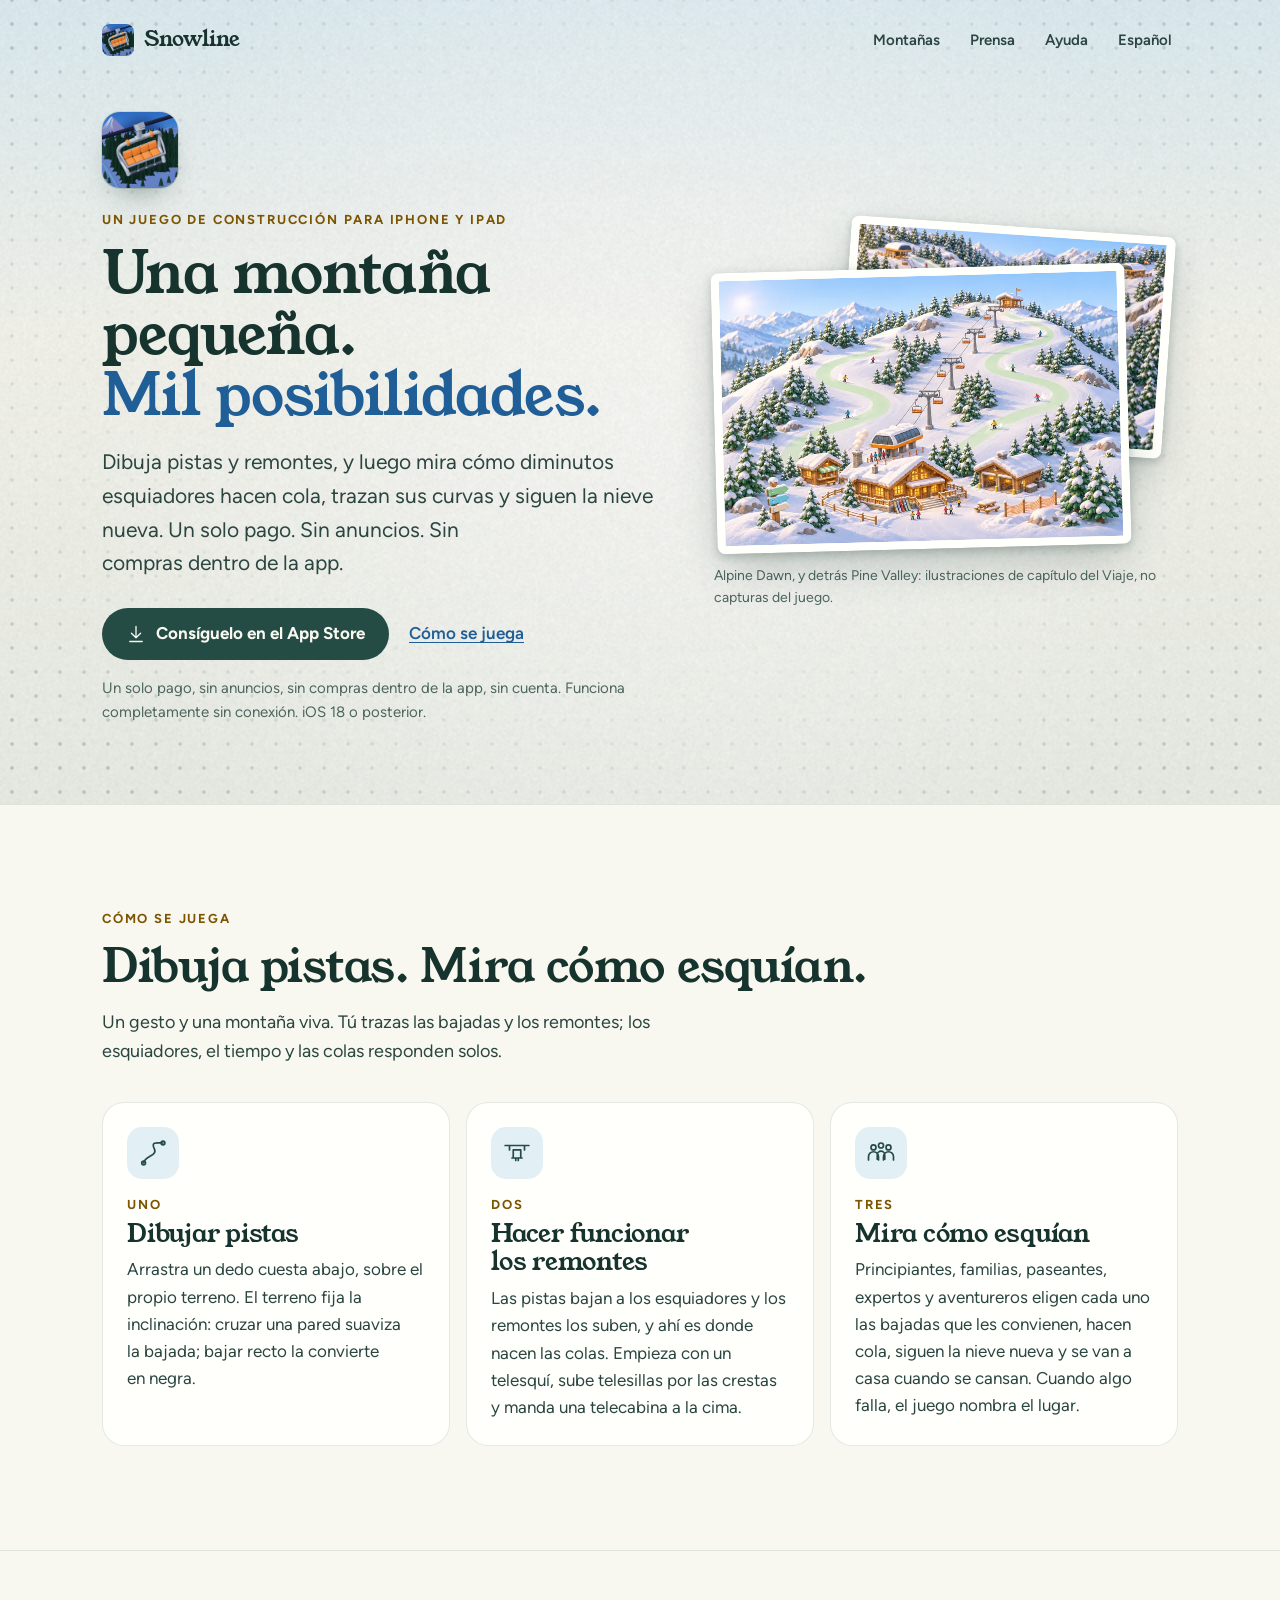
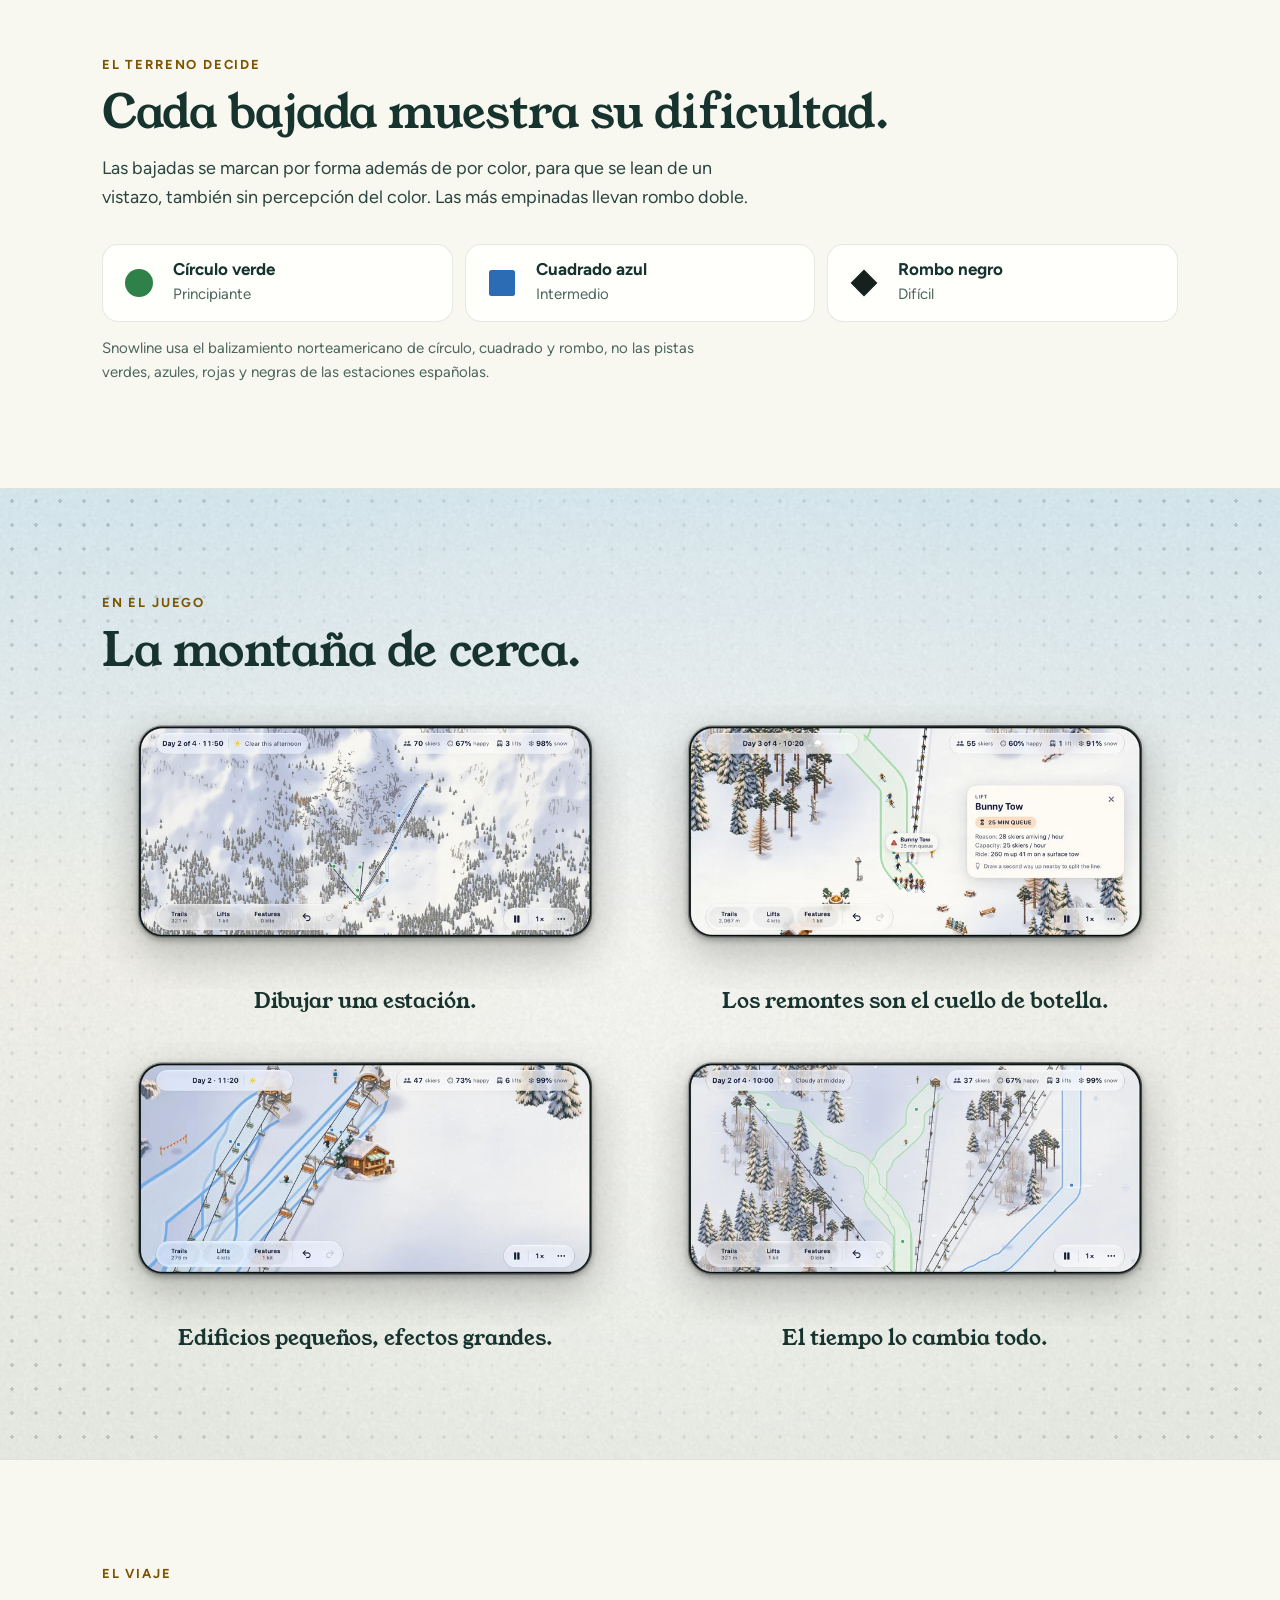
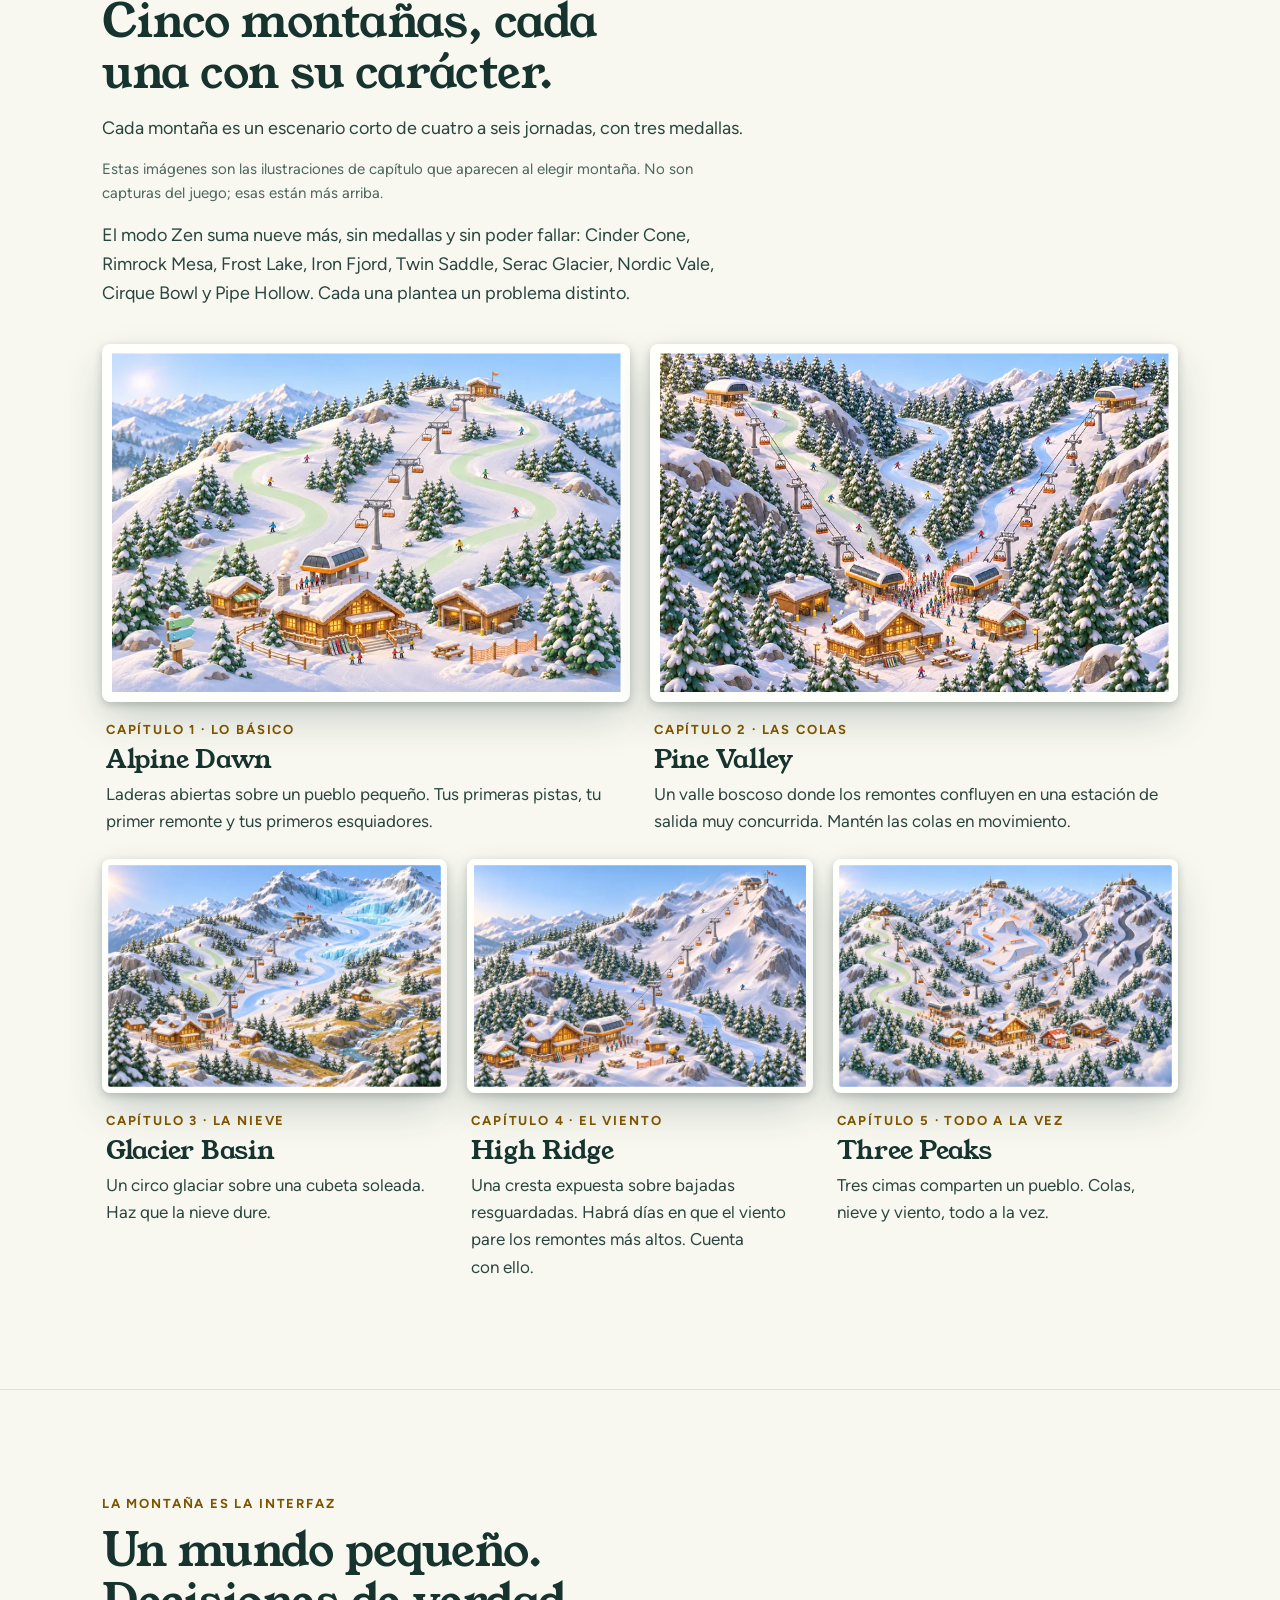
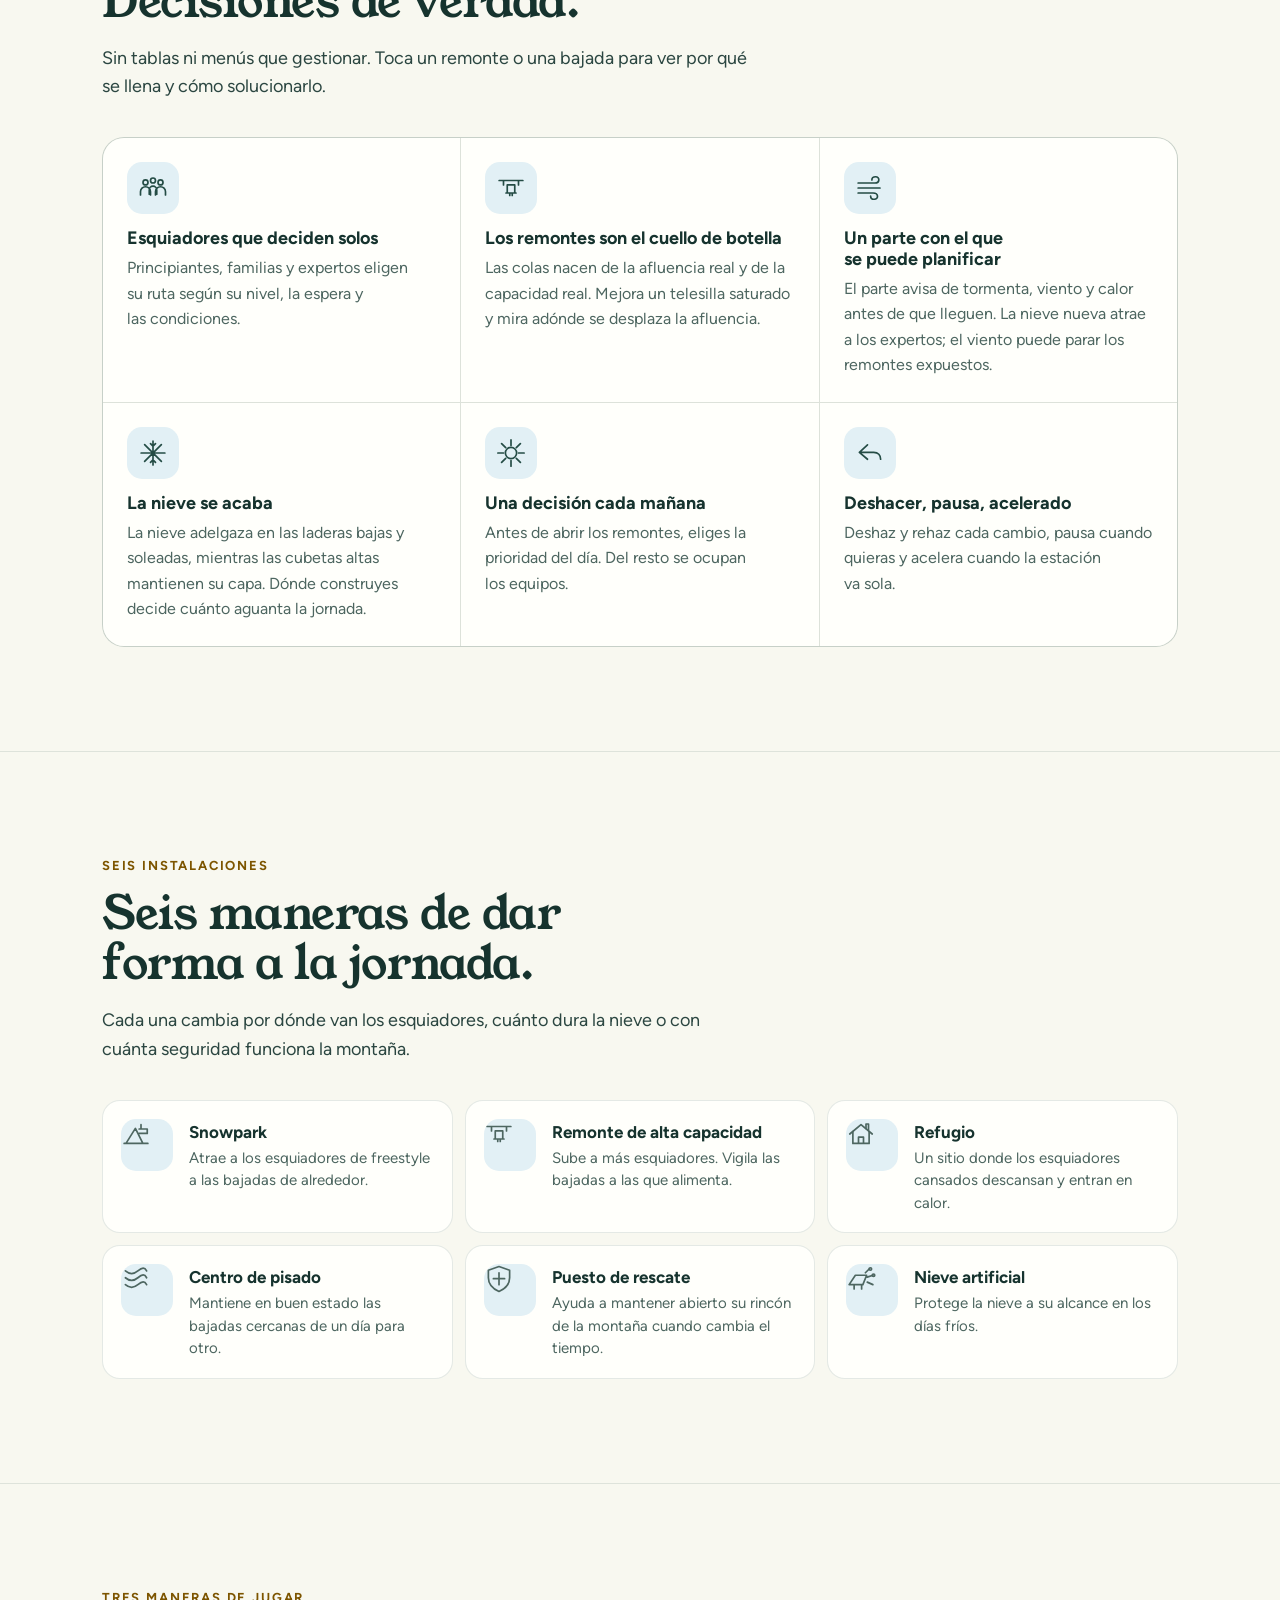
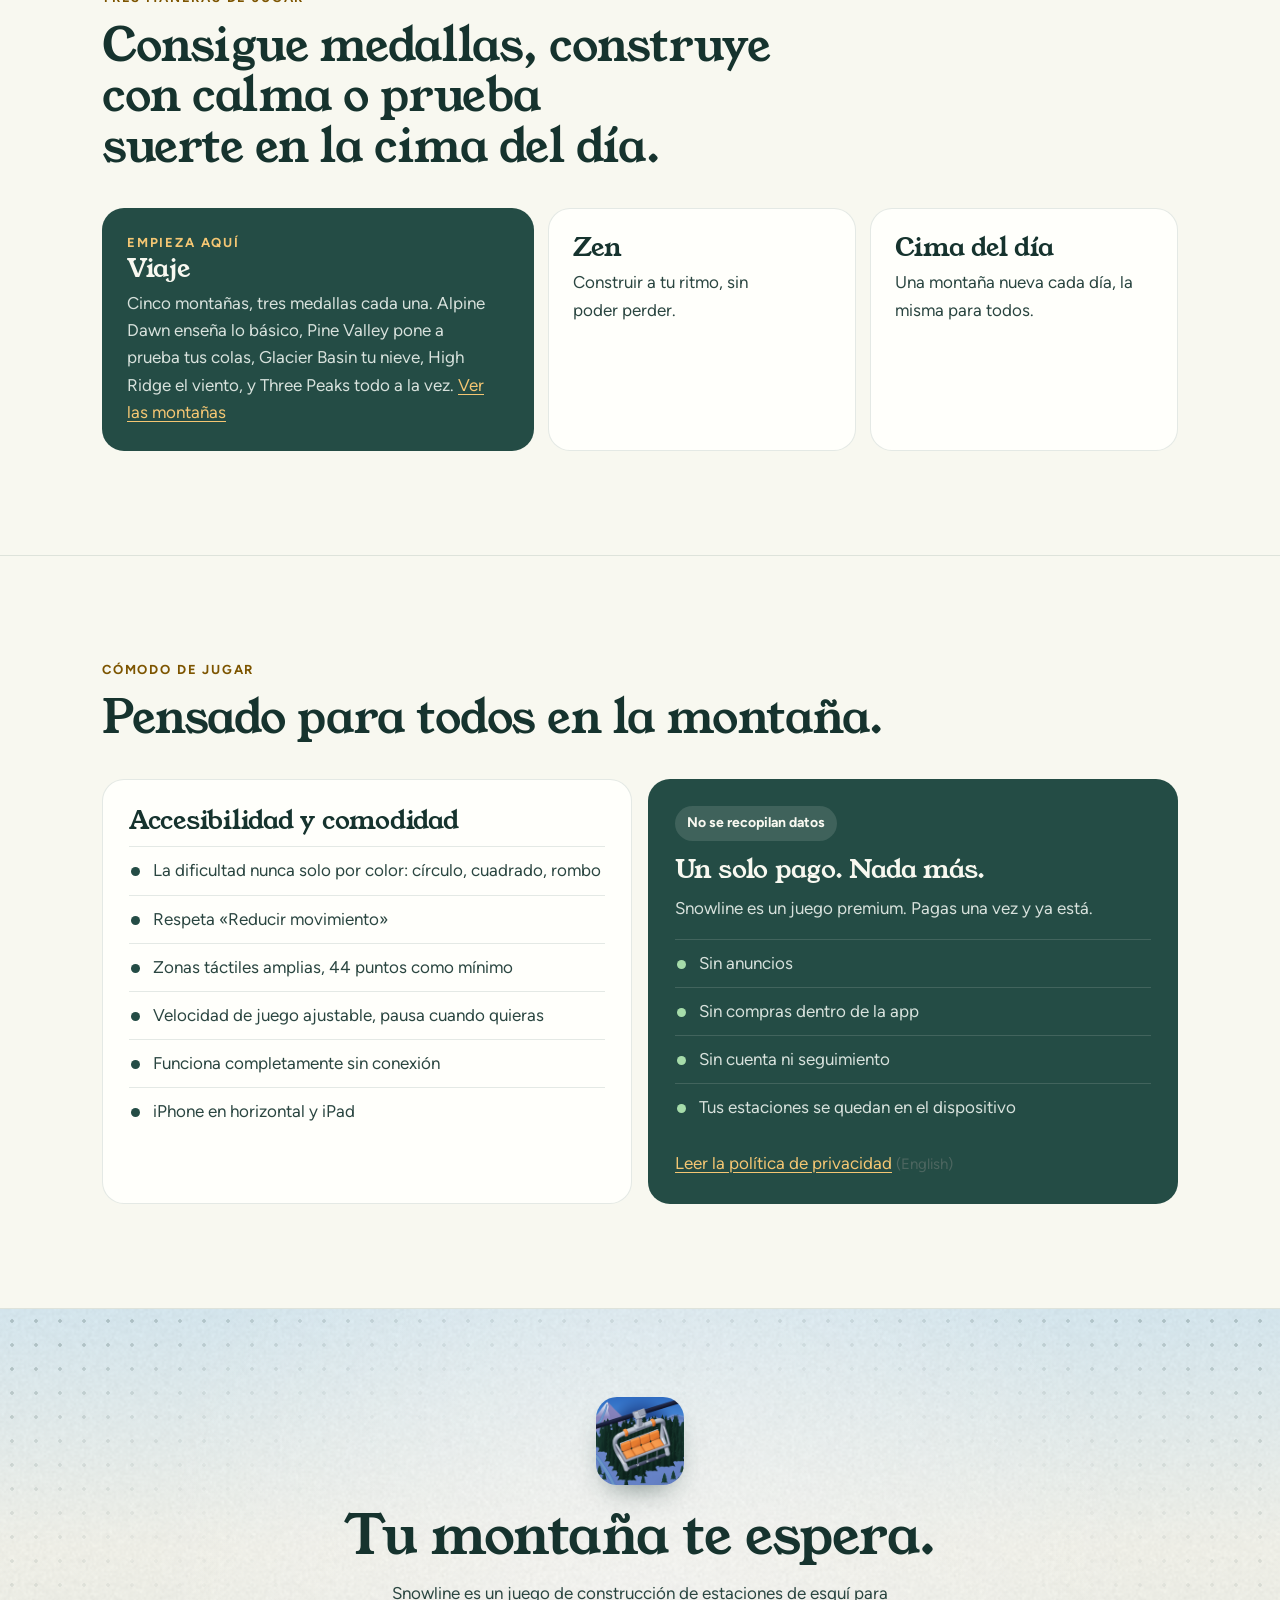
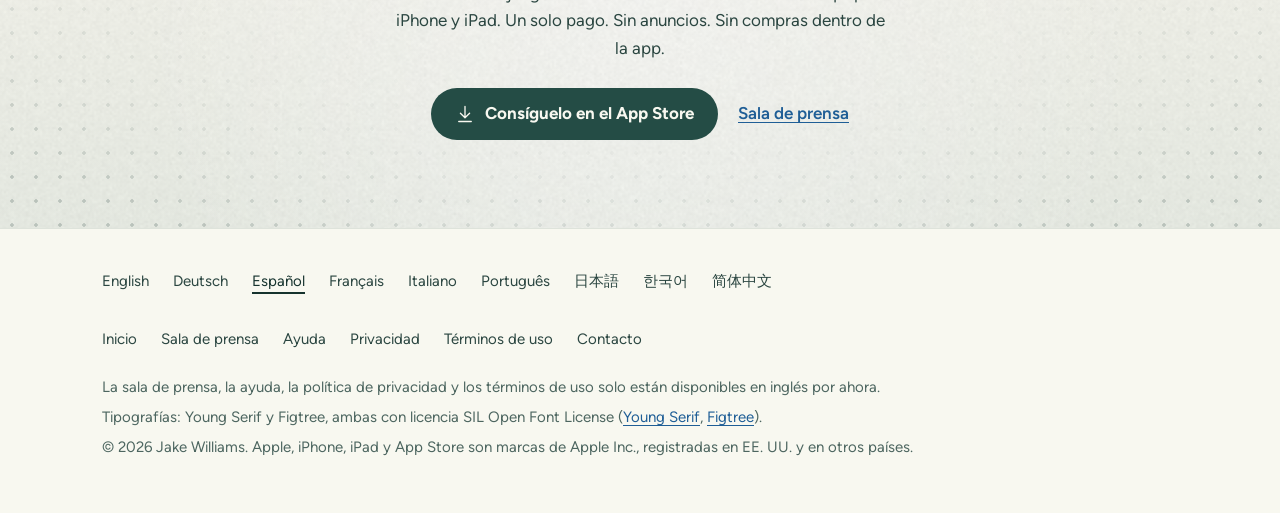
<file: index.es.html>
<!DOCTYPE html>
<html lang="es">
<head>
<meta charset="UTF-8">
<meta name="viewport" content="width=device-width, initial-scale=1">
<title>Snowline: estación de esquí – juego de construcción para iPhone y iPad</title>
<meta name="description" content="Snowline es un juego de construcción para iPhone y iPad. Dibuja pistas y remontes en una montaña pequeña y mira cómo diminutos esquiadores los usan. Un solo pago. Sin anuncios. Sin compras dentro de la app.">
<meta name="color-scheme" content="light dark">
<meta name="theme-color" content="#F8F8F0" media="(prefers-color-scheme: light)">
<meta name="theme-color" content="#0E1C1A" media="(prefers-color-scheme: dark)">
<!-- appmeta:start --><meta name="apple-itunes-app" content="app-id=6834599728"><!-- appmeta:end -->
<link rel="canonical" href="https://jakeintech.github.io/snowline-site/index.es.html">
<link rel="alternate" hreflang="en" href="https://jakeintech.github.io/snowline-site/">
<link rel="alternate" hreflang="de" href="https://jakeintech.github.io/snowline-site/index.de.html">
<link rel="alternate" hreflang="es" href="https://jakeintech.github.io/snowline-site/index.es.html">
<link rel="alternate" hreflang="fr" href="https://jakeintech.github.io/snowline-site/index.fr.html">
<link rel="alternate" hreflang="it" href="https://jakeintech.github.io/snowline-site/index.it.html">
<link rel="alternate" hreflang="ja" href="https://jakeintech.github.io/snowline-site/index.ja.html">
<link rel="alternate" hreflang="ko" href="https://jakeintech.github.io/snowline-site/index.ko.html">
<link rel="alternate" hreflang="pt-BR" href="https://jakeintech.github.io/snowline-site/index.pt.html">
<link rel="alternate" hreflang="zh-Hans" href="https://jakeintech.github.io/snowline-site/index.zh.html">
<link rel="alternate" hreflang="x-default" href="https://jakeintech.github.io/snowline-site/">
<link rel="icon" type="image/png" href="assets/img/favicon.png">
<link rel="apple-touch-icon" href="assets/img/apple-touch-icon.png">
<meta property="og:type" content="website">
<meta property="og:site_name" content="Snowline">
<meta property="og:locale" content="es_ES">
<meta property="og:locale:alternate" content="en_US">
<meta property="og:locale:alternate" content="de_DE">
<meta property="og:locale:alternate" content="fr_FR">
<meta property="og:locale:alternate" content="ja_JP">
<meta property="og:title" content="Snowline: una montaña pequeña, mil posibilidades">
<meta property="og:description" content="Un juego de construcción para iPhone y iPad. Dibuja pistas. Mira cómo esquían.">
<meta property="og:url" content="https://jakeintech.github.io/snowline-site/index.es.html">
<meta property="og:image" content="https://jakeintech.github.io/snowline-site/assets/img/og.png">
<meta property="og:image:width" content="1200">
<meta property="og:image:height" content="630">
<meta property="og:image:alt" content="Snowline. Una montaña pequeña. Mil posibilidades.">
<meta name="twitter:card" content="summary_large_image">
<meta name="twitter:title" content="Snowline: una montaña pequeña, mil posibilidades">
<meta name="twitter:description" content="Un juego de construcción para iPhone y iPad. Dibuja pistas. Mira cómo esquían.">
<meta name="twitter:image" content="https://jakeintech.github.io/snowline-site/assets/img/og.png">
<meta name="twitter:image:alt" content="Snowline. Una montaña pequeña. Mil posibilidades.">
<link rel="preload" href="assets/fonts/young-serif-400.woff2" as="font" type="font/woff2" crossorigin>
<link rel="preload" href="assets/fonts/figtree-var.woff2" as="font" type="font/woff2" crossorigin>
<link rel="stylesheet" href="assets/site.css">
<!-- ld:start -->
<script type="application/ld+json">
{
  "@context": "https://schema.org",
  "@type": "VideoGame",
  "name": "Snowline: estación de esquí",
  "alternateName": "Snowline",
  "description": "Dibuja una estación de esquí en una montaña pequeña y mira cómo funciona. Las pistas bajan, los remontes suben, y diminutos esquiadores eligen sus bajadas, hacen cola, suben y esquían. Cuando algo falla, el juego nombra el lugar, y un buen cambio puede salvar la jornada.",
  "inLanguage": "es",
  "genre": [
    "Simulación",
    "Estrategia"
  ],
  "gamePlatform": [
    "iPhone",
    "iPad"
  ],
  "operatingSystem": "iOS 18 o posterior",
  "applicationCategory": "GameApplication",
  "playMode": "SinglePlayer",
  "url": "https://jakeintech.github.io/snowline-site/index.es.html",
  "image": "https://jakeintech.github.io/snowline-site/assets/img/icon-512.png",
  "downloadUrl": "https://apps.apple.com/es/app/id6834599728",
  "author": {
    "@type": "Person",
    "name": "Jake Williams"
  }
}
</script>
<!-- ld:end -->
</head>
<body>
<a class="skip" href="#main">Ir al contenido</a>

<header class="wrap site-head">
  <a class="brand" href="index.es.html" aria-label="Snowline, página de inicio">
    <img src="assets/img/icon-192.png" alt="" width="32" height="32">
    Snowline
  </a>
  <nav class="site-nav" aria-label="Sitio">
    <a href="#mountains">Montañas</a>
    <a href="press.html" hreflang="en">Prensa</a>
    <a href="support.html" hreflang="en">Ayuda</a>
    <a href="#languages">Español</a>
  </nav>
</header>

<main id="main">

<section class="hero stage" aria-labelledby="hero-title">
  <div class="wrap hero-grid">
    <div>
      <img class="hero-icon" src="assets/img/icon-192.png" width="76" height="76" alt="El icono de Snowline: una cima con coníferas, una pista color marfil en forma de S y una telecabina ámbar sobre un cielo azul glaciar.">
      <p class="tag">Un juego de construcción para iPhone y iPad</p>
      <h1 id="hero-title"><span class="line">Una montaña pequeña.</span> <span class="line">Mil posibilidades.</span></h1>
      <!-- promo:start -->
      <p class="lede">Dibuja pistas y remontes, y luego mira cómo diminutos esquiadores hacen cola, trazan sus curvas y siguen la nieve nueva. Un solo pago. Sin anuncios. Sin <span class="nb">compras dentro de la app</span>.</p>
      <!-- promo:end -->
      <div class="hero-cta">
        <!-- store-cta:start --><a class="btn store" href="https://apps.apple.com/es/app/id6834599728"><svg viewBox="0 0 48 48" fill="none" stroke="currentColor" stroke-width="3.2" stroke-linecap="round" stroke-linejoin="round" aria-hidden="true" focusable="false"><path d="M24 6v26M13 22l11 11 11-11M9 42h30"/></svg>Consíguelo en el App Store</a><!-- store-cta:end -->
        <a href="#how">Cómo se juega</a>
      </div>
      <p class="fine">Un solo pago, sin anuncios, sin compras dentro de la app, sin cuenta. Funciona completamente sin conexión. iOS 18 o posterior.</p>
    </div>
    <figure class="art prints">
      <div class="stack">
        <img class="print back" src="assets/img/art/pine-valley-768.webp" srcset="assets/img/art/pine-valley-768.webp 768w, assets/img/art/pine-valley-1536.webp 1536w" sizes="(min-width: 1140px) 360px, (min-width: 960px) 34vw, 66vw" width="1536" height="1024" alt="">
        <img class="print front" src="assets/img/art/alpine-dawn-1536.webp" srcset="assets/img/art/alpine-dawn-768.webp 768w, assets/img/art/alpine-dawn-1536.webp 1536w" sizes="(min-width: 1140px) 500px, (min-width: 960px) 46vw, 92vw" width="1536" height="1024" fetchpriority="high" alt="Una montaña de esquí pequeña pintada por la mañana: una cabaña de madera y una estación de salida en un pueblo nevado, un telesilla que sube entre coníferas, y bajadas de color verde pálido que serpentean hasta el valle.">
      </div>
      <figcaption>Alpine Dawn, y detrás Pine Valley: ilustraciones de capítulo del Viaje, no capturas del juego.</figcaption>
    </figure>
  </div>
</section>

<section class="section" id="how" aria-labelledby="how-title">
  <div class="wrap">
    <p class="tag">Cómo se juega</p>
    <h2 id="how-title">Dibuja pistas. Mira cómo esquían.</h2>
    <p class="intro">Un gesto y una montaña viva. Tú trazas las bajadas y los remontes; los esquiadores, el tiempo y las colas responden solos.</p>
    <ol class="steps">
      <li>
        <span class="ico"><svg viewBox="0 0 48 48" fill="none" stroke="currentColor" stroke-width="2.7" stroke-linecap="round" stroke-linejoin="round" aria-hidden="true" focusable="false"><path d="M9 40 C11 28 32 29 26 17 S32 8 40 8"/><circle cx="9" cy="40" r="3"/><circle cx="40" cy="8" r="3"/></svg></span>
        <span class="n">Uno</span>
        <h3>Dibujar pistas</h3>
        <p>Arrastra un dedo cuesta abajo, sobre el propio terreno. El terreno fija la inclinación: cruzar una pared suaviza la bajada; bajar recto la convierte en negra.</p>
      </li>
      <li>
        <span class="ico"><svg viewBox="0 0 48 48" fill="none" stroke="currentColor" stroke-width="2.7" stroke-linecap="round" stroke-linejoin="round" aria-hidden="true" focusable="false"><path d="M5 12H43M12 12v7m24-7v7M18 19h12v13H18zM16 32h16M22 32v4m4-4v4"/></svg></span>
        <span class="n">Dos</span>
        <h3>Hacer funcionar los remontes</h3>
        <p>Las pistas bajan a los esquiadores y los remontes los suben, y ahí es donde nacen las colas. Empieza con un telesquí, sube telesillas por las crestas y manda una telecabina a la cima.</p>
      </li>
      <li>
        <span class="ico"><svg viewBox="0 0 48 48" fill="none" stroke="currentColor" stroke-width="2.7" stroke-linecap="round" stroke-linejoin="round" aria-hidden="true" focusable="false"><circle cx="12" cy="15" r="4"/><circle cx="24" cy="12" r="4"/><circle cx="36" cy="15" r="4"/><path d="M4 35v-5a8 8 0 0 1 16 0v5m-2-1v-7a6 6 0 0 1 12 0v7m-2 1v-5a8 8 0 0 1 16 0v5"/></svg></span>
        <span class="n">Tres</span>
        <h3>Mira cómo esquían</h3>
        <p>Principiantes, familias, paseantes, expertos y aventureros eligen cada uno las bajadas que les convienen, hacen cola, siguen la nieve nueva y se van a casa cuando se cansan. Cuando algo falla, el juego nombra el lugar.</p>
      </li>
    </ol>
  </div>
</section>

<section class="section" id="terrain" aria-labelledby="terrain-title">
  <div class="wrap">
    <p class="tag">El terreno decide</p>
    <h2 id="terrain-title">Cada bajada muestra su dificultad.</h2>
    <p class="intro">Las bajadas se marcan por forma además de por color, para que se lean de un vistazo, también sin percepción del color. Las más empinadas llevan rombo doble.</p>
    <ul class="markers">
      <li><svg viewBox="0 0 36 36" aria-hidden="true" focusable="false"><circle class="mk-green" cx="18" cy="18" r="14"/></svg><div><b>Círculo verde</b><span>Principiante</span></div></li>
      <li><svg viewBox="0 0 36 36" aria-hidden="true" focusable="false"><rect class="mk-blue" x="5" y="5" width="26" height="26" rx="2.5"/></svg><div><b>Cuadrado azul</b><span>Intermedio</span></div></li>
      <li><svg viewBox="0 0 36 36" aria-hidden="true" focusable="false"><rect class="mk-black" x="8.5" y="8.5" width="19" height="19" transform="rotate(45 18 18)"/></svg><div><b>Rombo negro</b><span>Difícil</span></div></li>
    </ul>
    <p class="note">Snowline usa el balizamiento norteamericano de círculo, cuadrado y rombo, no las pistas verdes, azules, rojas y negras de las estaciones españolas.</p>
  </div>
</section>

<section class="section stage" id="screenshots" aria-labelledby="screenshots-title">
  <div class="wrap">
    <p class="tag">En el juego</p>
    <h2 id="screenshots-title">La montaña de cerca.</h2>
    <ul class="shots">
      <li><figure><img src="assets/img/shots/01-overview-small.webp" srcset="assets/img/shots/01-overview-small.webp 879w, assets/img/shots/01-overview.webp 1759w" sizes="(min-width: 960px) 50vw, 100vw" width="1759" height="949" alt="Una estación de Snowline entera en su montaña, con sus pistas, sus remontes y sus esquiadores."><figcaption>Dibujar una estación.</figcaption></figure></li>
      <li><figure><img src="assets/img/shots/02-queue-small.webp" srcset="assets/img/shots/02-queue-small.webp 879w, assets/img/shots/02-queue.webp 1759w" sizes="(min-width: 960px) 50vw, 100vw" width="1759" height="949" loading="lazy" alt="Esquiadores haciendo cola en la estación de salida de un remonte muy concurrido."><figcaption>Los remontes son el cuello de botella.</figcaption></figure></li>
      <li><figure><img src="assets/img/shots/03-features-small.webp" srcset="assets/img/shots/03-features-small.webp 879w, assets/img/shots/03-features.webp 1759w" sizes="(min-width: 960px) 50vw, 100vw" width="1759" height="949" loading="lazy" alt="Primer plano de una instalación: un refugio junto a dos telesillas que suben esquiadores."><figcaption>Edificios pequeños, efectos grandes.</figcaption></figure></li>
      <li><figure><img src="assets/img/shots/04-snowfall-small.webp" srcset="assets/img/shots/04-snowfall-small.webp 879w, assets/img/shots/04-snowfall.webp 1759w" sizes="(min-width: 960px) 50vw, 100vw" width="1759" height="949" loading="lazy" alt="Nevada sobre la estación."><figcaption>El tiempo lo cambia todo.</figcaption></figure></li>
    </ul>
  </div>
</section>

<section class="section" id="mountains" aria-labelledby="mountains-title">
  <div class="wrap">
    <p class="tag">El Viaje</p>
    <h2 id="mountains-title">Cinco montañas, cada una con su carácter.</h2>
    <p class="intro">Cada montaña es un escenario corto de cuatro a seis jornadas, con tres medallas.</p>
    <p class="note">Estas imágenes son las ilustraciones de capítulo que aparecen al elegir montaña. No son capturas del juego; esas están más arriba.</p>
    <!-- new-mountains:start --><p class="intro">El modo Zen suma nueve más, sin medallas y sin poder fallar: Cinder Cone, Rimrock Mesa, Frost Lake, Iron Fjord, Twin Saddle, Serac Glacier, Nordic Vale, Cirque Bowl y Pipe Hollow. Cada una plantea un problema distinto.</p><!-- new-mountains:end -->
    <ul class="peaks">
      <li class="peak">
        <img class="print" src="assets/img/art/alpine-dawn-768.webp" srcset="assets/img/art/alpine-dawn-768.webp 768w, assets/img/art/alpine-dawn-1536.webp 1536w" sizes="(min-width: 720px) 50vw, 100vw" width="1536" height="1024" loading="lazy" alt="Una montaña pequeña pintada por la mañana: una cabaña de madera y una estación de salida en un pueblo nevado, un telesilla que sube entre coníferas, y bajadas de color verde pálido que serpentean hasta el valle.">
        <div class="body">
          <p class="n">Capítulo 1 &middot; Lo básico</p>
          <h3>Alpine Dawn</h3>
          <p>Laderas abiertas sobre un pueblo pequeño. Tus primeras pistas, tu primer remonte y tus primeros esquiadores.</p>
        </div>
      </li>
      <li class="peak">
        <img class="print" src="assets/img/art/pine-valley-768.webp" srcset="assets/img/art/pine-valley-768.webp 768w, assets/img/art/pine-valley-1536.webp 1536w" sizes="(min-width: 720px) 50vw, 100vw" width="1536" height="1024" loading="lazy" alt="Un valle boscoso pintado: telesillas que suben a ambos lados desde una estación de salida donde espera una multitud de diminutos esquiadores.">
        <div class="body">
          <p class="n">Capítulo 2 &middot; Las colas</p>
          <h3>Pine Valley</h3>
          <p>Un valle boscoso donde los remontes confluyen en una estación de salida muy concurrida. Mantén las colas en movimiento.</p>
        </div>
      </li>
      <li class="peak">
        <img class="print" src="assets/img/art/glacier-basin-768.webp" srcset="assets/img/art/glacier-basin-768.webp 768w, assets/img/art/glacier-basin-1536.webp 1536w" sizes="(min-width: 960px) 33vw, (min-width: 720px) 50vw, 100vw" width="1536" height="1024" loading="lazy" alt="Un circo glaciar pintado: seracs de hielo azul en lo alto, un telesilla y bajadas sinuosas por debajo, y una cubeta baja y soleada donde la nieve se adelgaza hasta la hierba junto a un arroyo.">
        <div class="body">
          <p class="n">Capítulo 3 &middot; La nieve</p>
          <h3>Glacier Basin</h3>
          <p>Un circo glaciar sobre una cubeta soleada. Haz que la nieve dure.</p>
        </div>
      </li>
      <li class="peak">
        <img class="print" src="assets/img/art/high-ridge-768.webp" srcset="assets/img/art/high-ridge-768.webp 768w, assets/img/art/high-ridge-1536.webp 1536w" sizes="(min-width: 960px) 33vw, (min-width: 720px) 50vw, 100vw" width="1536" height="1024" loading="lazy" alt="Una cresta rocosa y empinada pintada, con la nieve barrida por el viento en la cumbre, un telesilla hasta una estación arriba y una bajada que serpentea más abajo por un bosque resguardado.">
        <div class="body">
          <p class="n">Capítulo 4 &middot; El viento</p>
          <h3>High Ridge</h3>
          <p>Una cresta expuesta sobre bajadas resguardadas. Habrá días en que el viento pare los remontes más altos. Cuenta con ello.</p>
        </div>
      </li>
      <li class="peak">
        <img class="print" src="assets/img/art/three-peaks-768.webp" srcset="assets/img/art/three-peaks-768.webp 768w, assets/img/art/three-peaks-1536.webp 1536w" sizes="(min-width: 960px) 33vw, (min-width: 720px) 50vw, 100vw" width="1536" height="1024" loading="lazy" alt="Una estación pintada con tres cimas nevadas alrededor de un pueblo, con telesillas y una telecabina, un snowpark con saltos entre ellas, y bajadas que serpentean desde cada cima.">
        <div class="body">
          <p class="n">Capítulo 5 &middot; Todo a la vez</p>
          <h3>Three Peaks</h3>
          <p>Tres cimas comparten un pueblo. Colas, nieve y viento, todo a la vez.</p>
        </div>
      </li>
    </ul>
  </div>
</section>

<section class="section" id="features" aria-labelledby="features-title">
  <div class="wrap">
    <p class="tag">La montaña es la interfaz</p>
    <h2 id="features-title">Un mundo pequeño. Decisiones de verdad.</h2>
    <p class="intro">Sin tablas ni menús que gestionar. Toca un remonte o una bajada para ver por qué se llena y cómo solucionarlo.</p>
    <div class="grid">
      <div>
        <span class="ico"><svg viewBox="0 0 48 48" fill="none" stroke="currentColor" stroke-width="2.7" stroke-linecap="round" stroke-linejoin="round" aria-hidden="true" focusable="false"><circle cx="12" cy="15" r="4"/><circle cx="24" cy="12" r="4"/><circle cx="36" cy="15" r="4"/><path d="M4 35v-5a8 8 0 0 1 16 0v5m-2-1v-7a6 6 0 0 1 12 0v7m-2 1v-5a8 8 0 0 1 16 0v5"/></svg></span>
        <h3>Esquiadores que deciden solos</h3>
        <p>Principiantes, familias y expertos eligen su ruta según su nivel, la espera y las condiciones.</p>
      </div>
      <div>
        <span class="ico"><svg viewBox="0 0 48 48" fill="none" stroke="currentColor" stroke-width="2.7" stroke-linecap="round" stroke-linejoin="round" aria-hidden="true" focusable="false"><path d="M5 12H43M12 12v7m24-7v7M18 19h12v13H18zM16 32h16M22 32v4m4-4v4"/></svg></span>
        <h3>Los remontes son el cuello de botella</h3>
        <p>Las colas nacen de la afluencia real y de la capacidad real. Mejora un telesilla saturado y mira adónde se desplaza la afluencia.</p>
      </div>
      <div>
        <span class="ico"><svg viewBox="0 0 48 48" fill="none" stroke="currentColor" stroke-width="2.7" stroke-linecap="round" stroke-linejoin="round" aria-hidden="true" focusable="false"><path d="M5 16h27c8 0 8-10 1-10-4 0-6 2-6 5M5 24h35M5 32h24c9 0 9 10 2 10-4 0-6-2-6-5"/></svg></span>
        <h3>Un parte con el que se puede planificar</h3>
        <p>El parte avisa de tormenta, viento y calor antes de que lleguen. La nieve nueva atrae a los expertos; el viento puede parar los remontes expuestos.</p>
      </div>
      <div>
        <span class="ico"><svg viewBox="0 0 48 48" fill="none" stroke="currentColor" stroke-width="2.7" stroke-linecap="round" stroke-linejoin="round" aria-hidden="true" focusable="false"><path d="M24 5v38M5 24h38M10.6 10.6l26.8 26.8M37.4 10.6 10.6 37.4M20 9l4 4 4-4M20 39l4-4 4 4"/></svg></span>
        <h3>La nieve se acaba</h3>
        <p>La nieve adelgaza en las laderas bajas y soleadas, mientras las cubetas altas mantienen su capa. Dónde construyes decide cuánto aguanta la jornada.</p>
      </div>
      <div>
        <span class="ico"><svg viewBox="0 0 48 48" fill="none" stroke="currentColor" stroke-width="2.7" stroke-linecap="round" stroke-linejoin="round" aria-hidden="true" focusable="false"><circle cx="24" cy="24" r="9"/><path d="M24 3v9m0 24v9M3 24h9m24 0h9M9 9l6.5 6.5m17 17L39 39M9 39l6.5-6.5m17-17L39 9"/></svg></span>
        <h3>Una decisión cada mañana</h3>
        <p>Antes de abrir los remontes, eliges la prioridad del día. Del resto se ocupan los equipos.</p>
      </div>
      <div>
        <span class="ico"><svg viewBox="0 0 48 48" fill="none" stroke="currentColor" stroke-width="2.7" stroke-linecap="round" stroke-linejoin="round" aria-hidden="true" focusable="false"><path d="M20 11 7 23l13 11M8 23h22c7 0 11 5 11 11"/></svg></span>
        <h3>Deshacer, pausa, acelerado</h3>
        <p>Deshaz y rehaz cada cambio, pausa cuando quieras y acelera cuando la estación va sola.</p>
      </div>
    </div>
  </div>
</section>

<section class="section" id="kit" aria-labelledby="kit-title">
  <div class="wrap">
    <p class="tag">Seis instalaciones</p>
    <h2 id="kit-title">Seis maneras de dar forma a la jornada.</h2>
    <p class="intro">Cada una cambia por dónde van los esquiadores, cuánto dura la nieve o con cuánta seguridad funciona la montaña.</p>
    <ul class="kit">
      <li><span class="ico"><svg viewBox="0 0 48 48" fill="none" stroke="currentColor" stroke-width="2.7" stroke-linecap="round" stroke-linejoin="round" aria-hidden="true" focusable="false"><path d="M5 39h38M8 39l15-24 12 24M29 16h13v7H29M32 9v7"/></svg></span><div><b>Snowpark</b><span>Atrae a los esquiadores de freestyle a las bajadas de alrededor.</span></div></li>
      <li><span class="ico"><svg viewBox="0 0 48 48" fill="none" stroke="currentColor" stroke-width="2.7" stroke-linecap="round" stroke-linejoin="round" aria-hidden="true" focusable="false"><path d="M5 12H43M12 12v7m24-7v7M18 19h12v13H18zM16 32h16M22 32v4m4-4v4"/></svg></span><div><b>Remonte de alta capacidad</b><span>Sube a más esquiadores. Vigila las bajadas a las que alimenta.</span></div></li>
      <li><span class="ico"><svg viewBox="0 0 48 48" fill="none" stroke="currentColor" stroke-width="2.7" stroke-linecap="round" stroke-linejoin="round" aria-hidden="true" focusable="false"><path d="M6 24 24 9l18 15"/><path d="M11 20v19h26V20M20 39V29h8v10M32 15V8h4v10"/></svg></span><div><b>Refugio</b><span>Un sitio donde los esquiadores cansados descansan y entran en calor.</span></div></li>
      <li><span class="ico"><svg viewBox="0 0 48 48" fill="none" stroke="currentColor" stroke-width="2.7" stroke-linecap="round" stroke-linejoin="round" aria-hidden="true" focusable="false"><path d="M7 11c7 6 13 6 20 0s11-6 14 0M7 22c7 6 13 6 20 0s11-6 14 0M7 33c7 6 13 6 20 0s11-6 14 0"/></svg></span><div><b>Centro de pisado</b><span>Mantiene en buen estado las bajadas cercanas de un día para otro.</span></div></li>
      <li><span class="ico"><svg viewBox="0 0 48 48" fill="none" stroke="currentColor" stroke-width="2.7" stroke-linecap="round" stroke-linejoin="round" aria-hidden="true" focusable="false"><path d="M24 4 41 10v12c0 12-8 18-17 22C15 40 7 34 7 22V10L24 4Z"/><path d="M24 14v19m-9-9.5h18"/></svg></span><div><b>Puesto de rescate</b><span>Ayuda a mantener abierto su rincón de la montaña cuando cambia el tiempo.</span></div></li>
      <li><span class="ico"><svg viewBox="0 0 48 48" fill="none" stroke="currentColor" stroke-width="2.7" stroke-linecap="round" stroke-linejoin="round" aria-hidden="true" focusable="false"><path d="M5 33h22l6-15H15L5 33Zm8 0v7m12-7v7M31 14l6-6m-3 13 9-3m-9 11 9 4"/><circle cx="39" cy="8" r="2"/><circle cx="44" cy="18" r="2"/></svg></span><div><b>Nieve artificial</b><span>Protege la nieve a su alcance en los días fríos.</span></div></li>
    </ul>
  </div>
</section>

<section class="section" id="modes" aria-labelledby="modes-title">
  <div class="wrap">
    <p class="tag">Tres maneras de jugar</p>
    <h2 id="modes-title">Consigue medallas, construye con calma o prueba suerte en la cima del día.</h2>
    <ul class="modes">
      <li class="journey">
        <p class="tag">Empieza aquí</p>
        <h3>Viaje</h3>
        <p>Cinco montañas, tres medallas cada una. Alpine Dawn enseña lo básico, Pine Valley pone a prueba tus colas, Glacier Basin tu nieve, High Ridge el viento, y Three Peaks todo a la vez. <a href="#mountains">Ver las montañas</a></p>
      </li>
      <li>
        <h3>Zen</h3>
        <p>Construir a tu ritmo, sin poder perder.</p>
      </li>
      <li>
        <h3>Cima del día</h3>
        <p>Una montaña nueva cada día, la misma para todos.</p>
      </li>
    </ul>
  </div>
</section>

<section class="section" id="comfort" aria-labelledby="comfort-title">
  <div class="wrap">
    <p class="tag">Cómodo de jugar</p>
    <h2 id="comfort-title">Pensado para todos en la montaña.</h2>
    <div class="split">
      <div class="panel">
        <h3>Accesibilidad y comodidad</h3>
        <ul>
          <li>La dificultad nunca solo por color: círculo, cuadrado, rombo</li>
          <li>Respeta &laquo;Reducir movimiento&raquo;</li>
          <li>Zonas táctiles amplias, 44 puntos como mínimo</li>
          <li>Velocidad de juego ajustable, pausa cuando quieras</li>
          <li>Funciona completamente sin conexión</li>
          <li>iPhone en horizontal y iPad</li>
        </ul>
      </div>
      <div class="panel privacy">
        <span class="label">No se recopilan datos</span>
        <h3>Un solo pago. Nada más.</h3>
        <p>Snowline es un juego premium. Pagas una vez y ya está.</p>
        <ul>
          <li>Sin anuncios</li>
          <li>Sin compras dentro de la app</li>
          <li>Sin cuenta ni seguimiento</li>
          <li>Tus estaciones se quedan en el dispositivo</li>
        </ul>
        <p><a href="privacy-policy.html" hreflang="en">Leer la política de privacidad</a> <span class="fine" lang="en">(English)</span></p>
      </div>
    </div>
  </div>
</section>

<section class="closing stage" aria-labelledby="closing-title">
  <div class="wrap">
    <img src="assets/img/icon-192.png" width="88" height="88" alt="">
    <h2 id="closing-title">Tu montaña te espera.</h2>
    <p>Snowline es un juego de construcción de estaciones de esquí para iPhone y iPad. Un solo pago. Sin anuncios. Sin compras dentro de la app.</p>
    <div class="hero-cta">
      <!-- store-cta:start --><a class="btn store" href="https://apps.apple.com/es/app/id6834599728"><svg viewBox="0 0 48 48" fill="none" stroke="currentColor" stroke-width="3.2" stroke-linecap="round" stroke-linejoin="round" aria-hidden="true" focusable="false"><path d="M24 6v26M13 22l11 11 11-11M9 42h30"/></svg>Consíguelo en el App Store</a><!-- store-cta:end -->
      <a href="press.html" hreflang="en">Sala de prensa</a>
    </div>
  </div>
</section>

</main>

<footer class="site-foot">
  <div class="wrap">
    <nav id="languages" aria-label="Idioma">
      <a href="./" hreflang="en" lang="en">English</a>
      <a href="index.de.html" hreflang="de" lang="de">Deutsch</a>
      <a href="index.es.html" hreflang="es" aria-current="true">Español</a>
      <a href="index.fr.html" hreflang="fr" lang="fr">Français</a>
      <a href="index.it.html" hreflang="it" lang="it">Italiano</a>
      <a href="index.pt.html" hreflang="pt-BR" lang="pt-BR">Português</a>
      <a href="index.ja.html" hreflang="ja" lang="ja">日本語</a>
      <a href="index.ko.html" hreflang="ko" lang="ko">한국어</a>
      <a href="index.zh.html" hreflang="zh-Hans" lang="zh-Hans">简体中文</a>
    </nav>
    <nav aria-label="Pie de página">
      <a href="index.es.html">Inicio</a>
      <a href="press.html" hreflang="en">Sala de prensa</a>
      <a href="support.html" hreflang="en">Ayuda</a>
      <a href="privacy-policy.html" hreflang="en">Privacidad</a>
      <a href="terms-of-service.html" hreflang="en">Términos de uso</a>
      <a href="mailto:info@jakeawilliams.com">Contacto</a>
    </nav>
    <p>La sala de prensa, la ayuda, la política de privacidad y los términos de uso solo están disponibles en inglés por ahora.</p>
    <p>Tipografías: Young Serif y Figtree, ambas con licencia SIL Open Font License (<a href="assets/fonts/OFL-YoungSerif.txt">Young Serif</a>, <a href="assets/fonts/OFL-Figtree.txt">Figtree</a>).</p>
    <p>&copy; 2026 Jake Williams. Apple, iPhone, iPad y App Store son marcas de Apple Inc., registradas en EE.&nbsp;UU. y en otros países.</p>
  </div>
</footer>
</body>
</html>
</file>
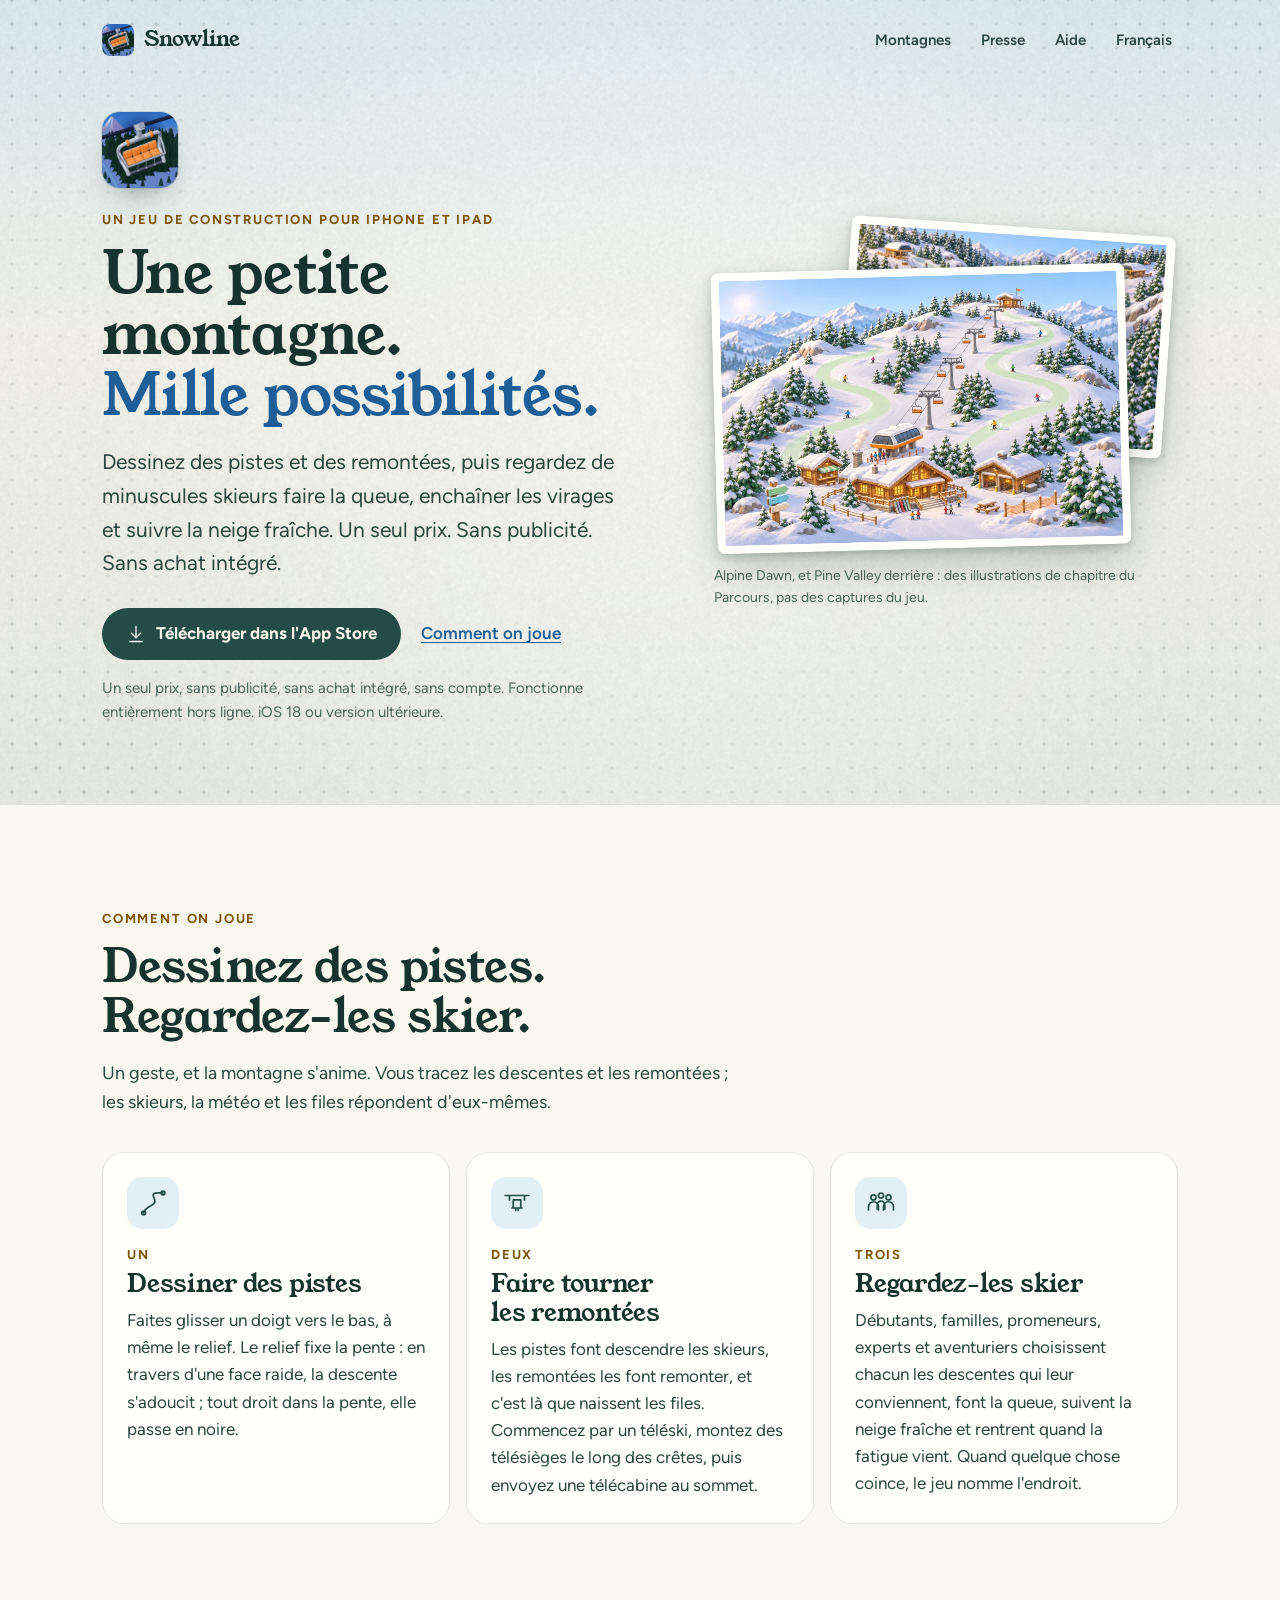
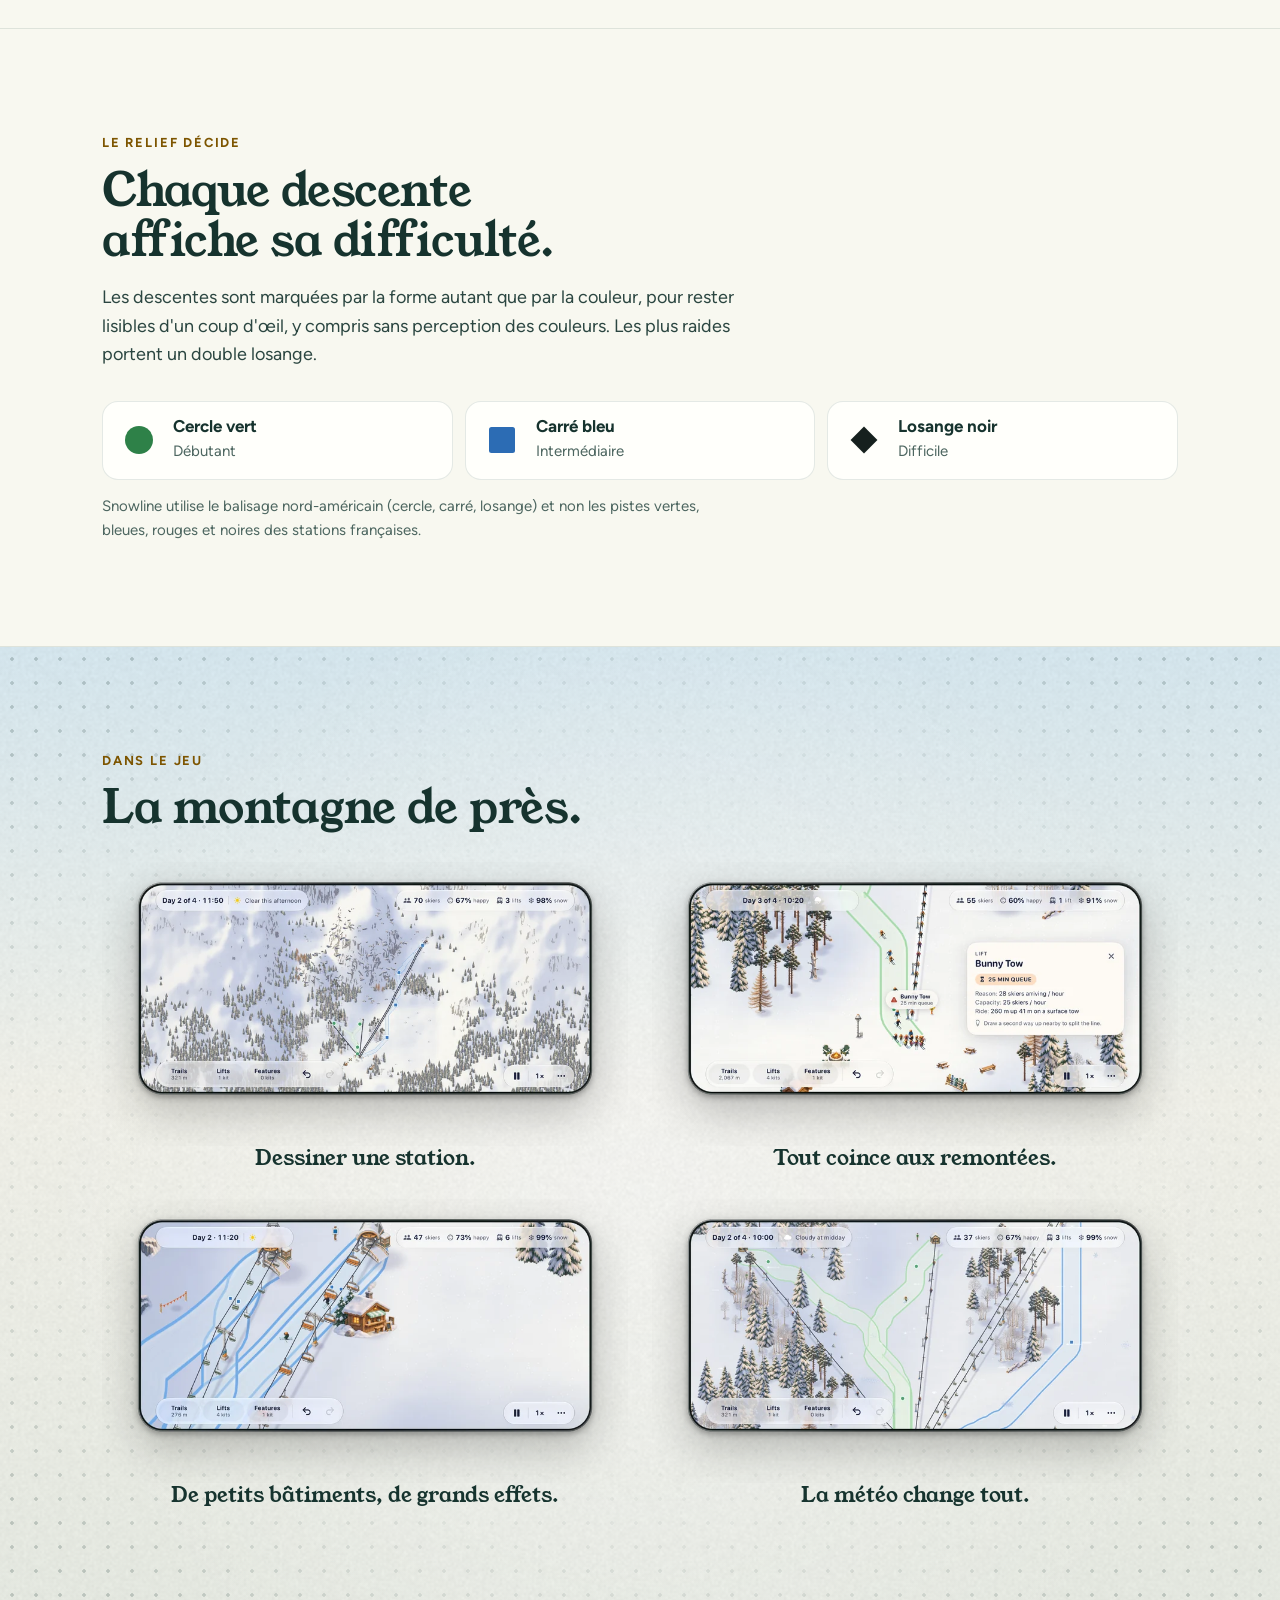
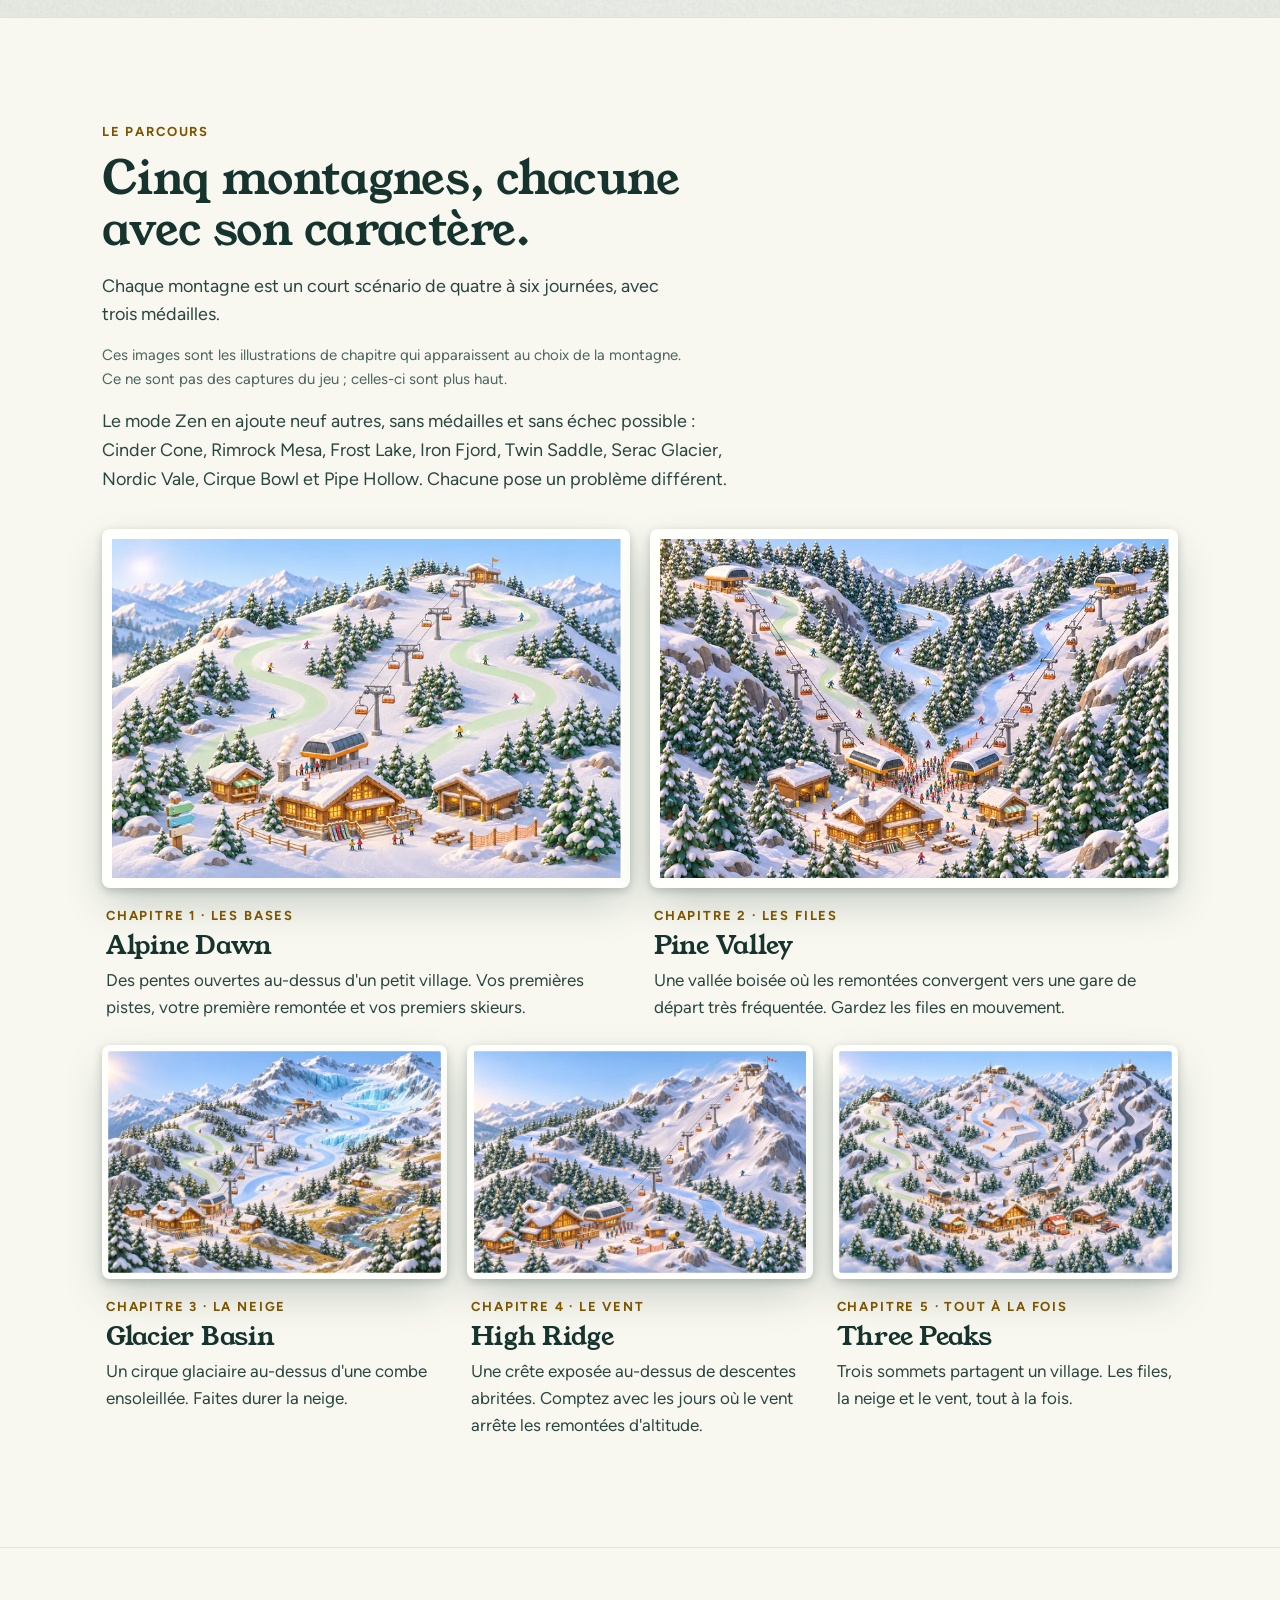
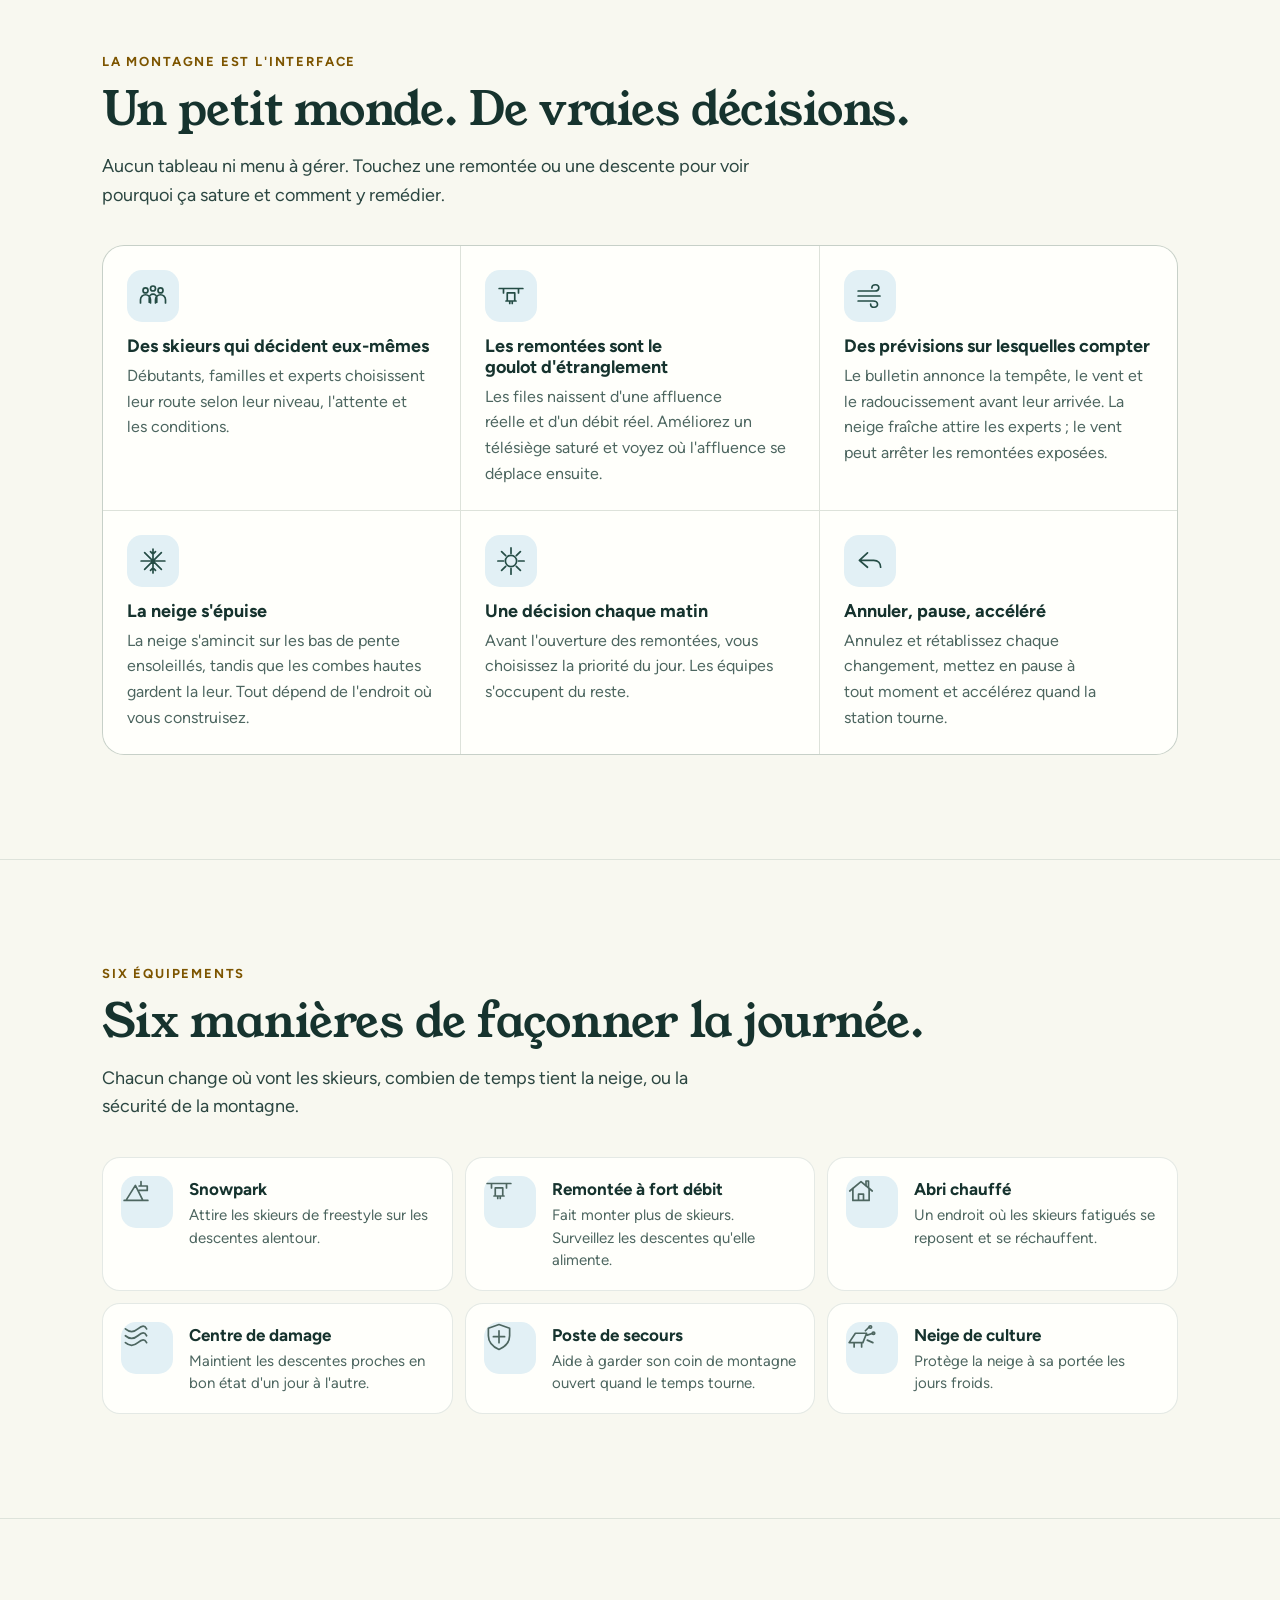
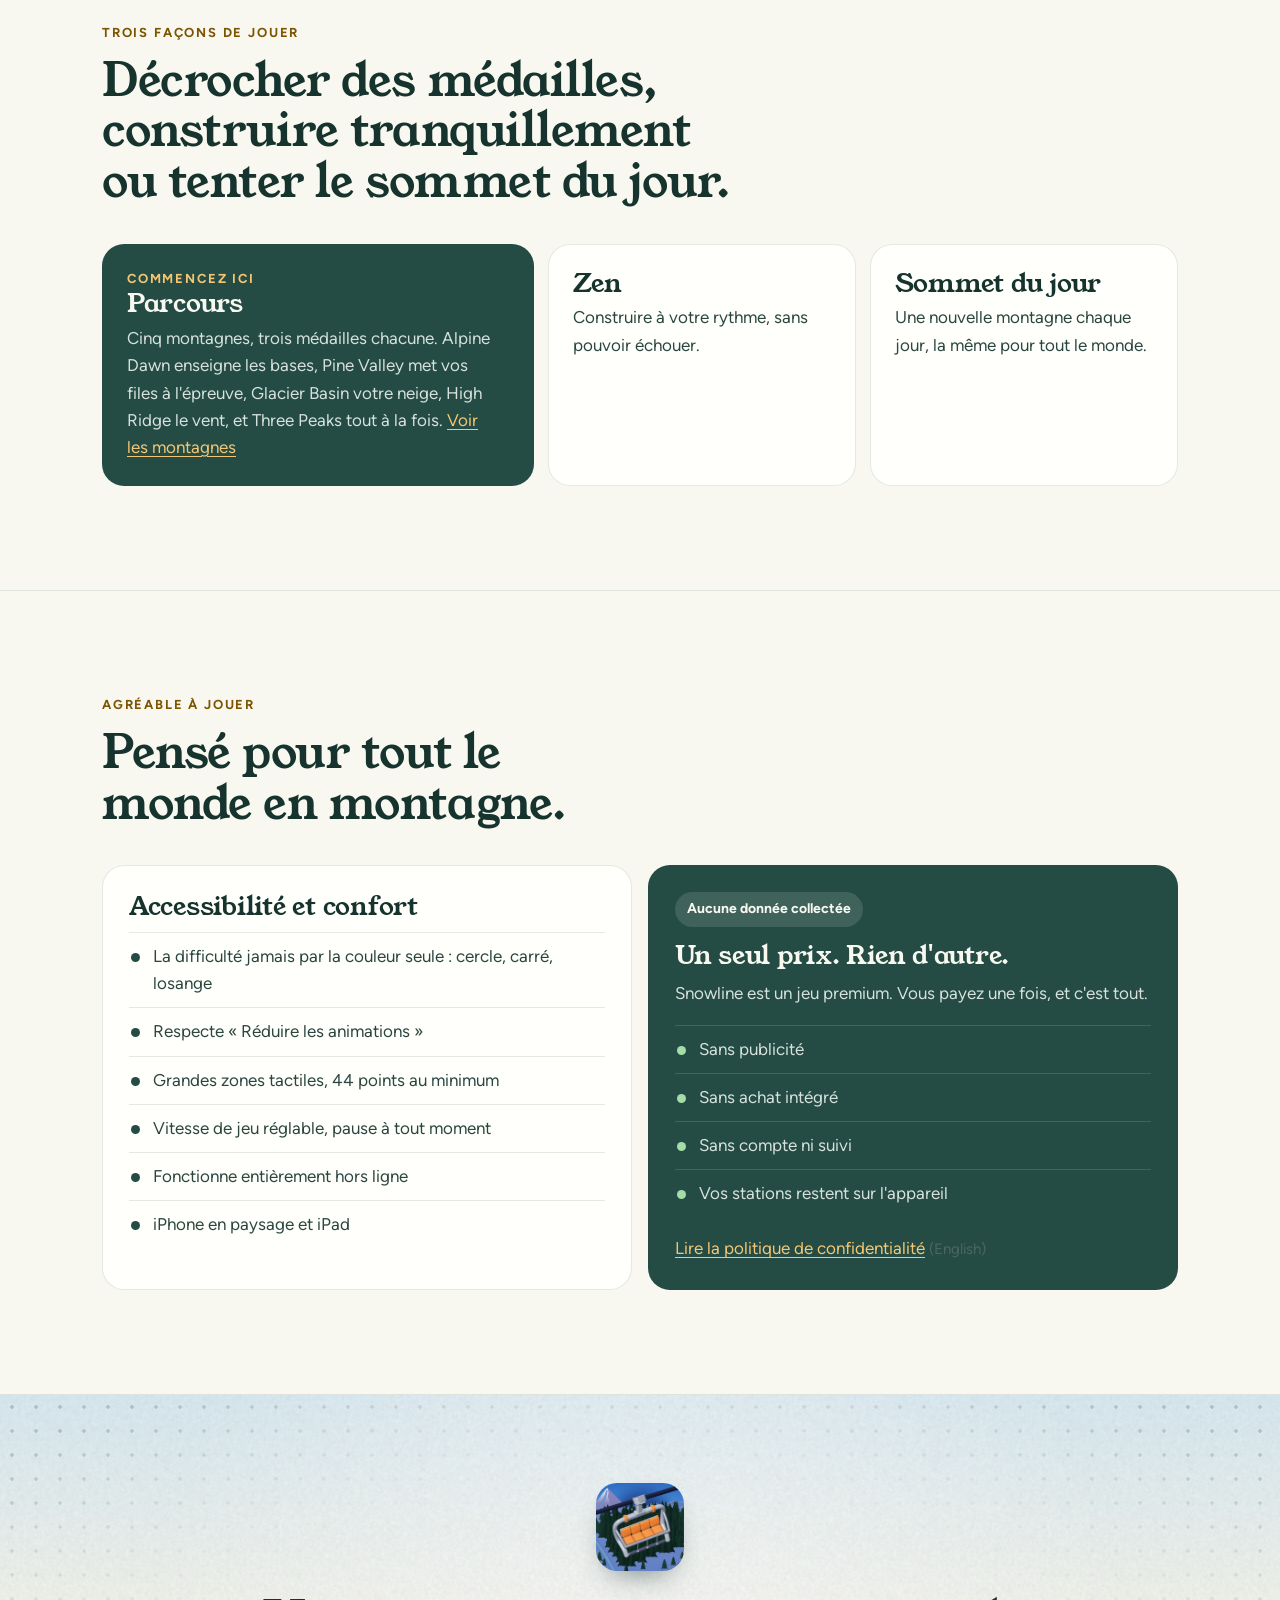
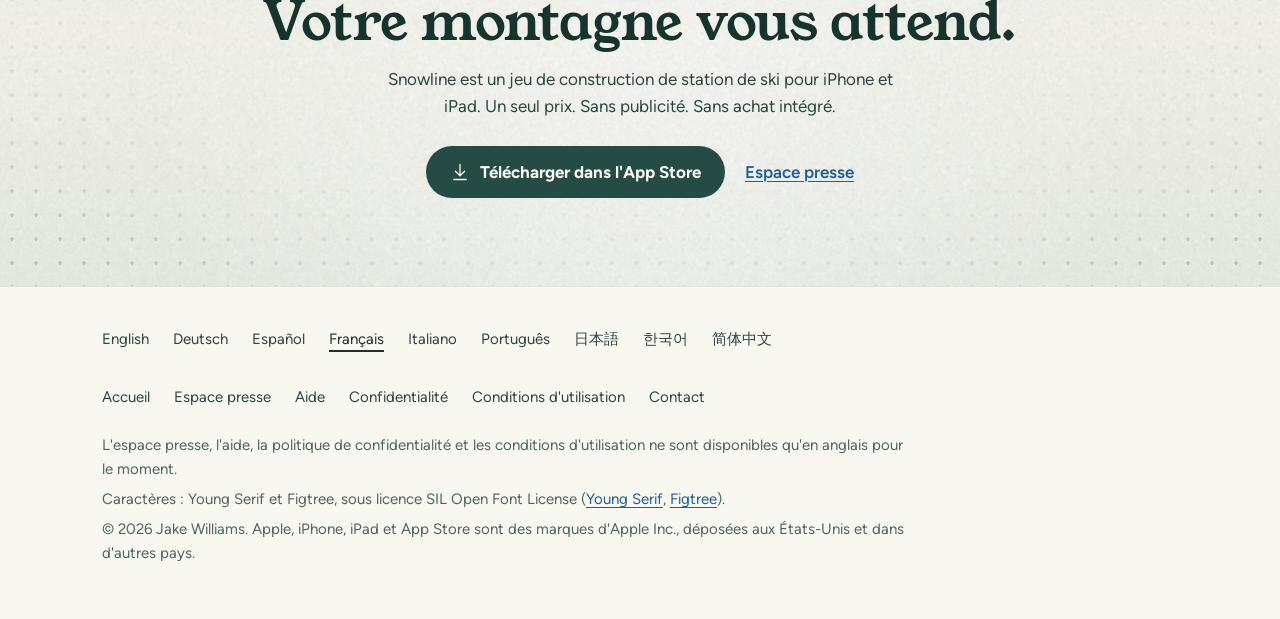
<file: index.fr.html>
<!DOCTYPE html>
<html lang="fr">
<head>
<meta charset="UTF-8">
<meta name="viewport" content="width=device-width, initial-scale=1">
<title>Snowline&nbsp;: station de ski – jeu de construction pour iPhone et iPad</title>
<meta name="description" content="Snowline est un jeu de construction pour iPhone et iPad. Dessinez des pistes et des remontées sur une petite montagne et regardez de minuscules skieurs les emprunter. Un seul prix. Sans publicité. Sans achat intégré.">
<meta name="color-scheme" content="light dark">
<meta name="theme-color" content="#F8F8F0" media="(prefers-color-scheme: light)">
<meta name="theme-color" content="#0E1C1A" media="(prefers-color-scheme: dark)">
<!-- appmeta:start --><meta name="apple-itunes-app" content="app-id=6834599728"><!-- appmeta:end -->
<link rel="canonical" href="https://jakeintech.github.io/snowline-site/index.fr.html">
<link rel="alternate" hreflang="en" href="https://jakeintech.github.io/snowline-site/">
<link rel="alternate" hreflang="de" href="https://jakeintech.github.io/snowline-site/index.de.html">
<link rel="alternate" hreflang="es" href="https://jakeintech.github.io/snowline-site/index.es.html">
<link rel="alternate" hreflang="fr" href="https://jakeintech.github.io/snowline-site/index.fr.html">
<link rel="alternate" hreflang="it" href="https://jakeintech.github.io/snowline-site/index.it.html">
<link rel="alternate" hreflang="ja" href="https://jakeintech.github.io/snowline-site/index.ja.html">
<link rel="alternate" hreflang="ko" href="https://jakeintech.github.io/snowline-site/index.ko.html">
<link rel="alternate" hreflang="pt-BR" href="https://jakeintech.github.io/snowline-site/index.pt.html">
<link rel="alternate" hreflang="zh-Hans" href="https://jakeintech.github.io/snowline-site/index.zh.html">
<link rel="alternate" hreflang="x-default" href="https://jakeintech.github.io/snowline-site/">
<link rel="icon" type="image/png" href="assets/img/favicon.png">
<link rel="apple-touch-icon" href="assets/img/apple-touch-icon.png">
<meta property="og:type" content="website">
<meta property="og:site_name" content="Snowline">
<meta property="og:locale" content="fr_FR">
<meta property="og:locale:alternate" content="en_US">
<meta property="og:locale:alternate" content="de_DE">
<meta property="og:locale:alternate" content="es_ES">
<meta property="og:locale:alternate" content="ja_JP">
<meta property="og:title" content="Snowline&nbsp;: une petite montagne, mille possibilités">
<meta property="og:description" content="Un jeu de construction pour iPhone et iPad. Dessinez des pistes. Regardez-les skier.">
<meta property="og:url" content="https://jakeintech.github.io/snowline-site/index.fr.html">
<meta property="og:image" content="https://jakeintech.github.io/snowline-site/assets/img/og.png">
<meta property="og:image:width" content="1200">
<meta property="og:image:height" content="630">
<meta property="og:image:alt" content="Snowline. Une petite montagne. Mille possibilités.">
<meta name="twitter:card" content="summary_large_image">
<meta name="twitter:title" content="Snowline&nbsp;: une petite montagne, mille possibilités">
<meta name="twitter:description" content="Un jeu de construction pour iPhone et iPad. Dessinez des pistes. Regardez-les skier.">
<meta name="twitter:image" content="https://jakeintech.github.io/snowline-site/assets/img/og.png">
<meta name="twitter:image:alt" content="Snowline. Une petite montagne. Mille possibilités.">
<link rel="preload" href="assets/fonts/young-serif-400.woff2" as="font" type="font/woff2" crossorigin>
<link rel="preload" href="assets/fonts/figtree-var.woff2" as="font" type="font/woff2" crossorigin>
<link rel="stylesheet" href="assets/site.css">
<!-- ld:start -->
<script type="application/ld+json">
{
  "@context": "https://schema.org",
  "@type": "VideoGame",
  "name": "Snowline : station de ski",
  "alternateName": "Snowline",
  "description": "Dessinez une station de ski sur une petite montagne, puis regardez-la vivre. Les pistes descendent, les remontées montent, et de minuscules skieurs choisissent leurs descentes, font la queue, remontent et skient. Quand quelque chose coince, le jeu nomme l'endroit, et un bon changement peut sauver la journée.",
  "inLanguage": "fr",
  "genre": [
    "Simulation",
    "Stratégie"
  ],
  "gamePlatform": [
    "iPhone",
    "iPad"
  ],
  "operatingSystem": "iOS 18 ou version ultérieure",
  "applicationCategory": "GameApplication",
  "playMode": "SinglePlayer",
  "url": "https://jakeintech.github.io/snowline-site/index.fr.html",
  "image": "https://jakeintech.github.io/snowline-site/assets/img/icon-512.png",
  "downloadUrl": "https://apps.apple.com/fr/app/id6834599728",
  "author": {
    "@type": "Person",
    "name": "Jake Williams"
  }
}
</script>
<!-- ld:end -->
</head>
<body>
<a class="skip" href="#main">Aller au contenu</a>

<header class="wrap site-head">
  <a class="brand" href="index.fr.html" aria-label="Snowline, page d'accueil">
    <img src="assets/img/icon-192.png" alt="" width="32" height="32">
    Snowline
  </a>
  <nav class="site-nav" aria-label="Site">
    <a href="#mountains">Montagnes</a>
    <a href="press.html" hreflang="en">Presse</a>
    <a href="support.html" hreflang="en">Aide</a>
    <a href="#languages">Français</a>
  </nav>
</header>

<main id="main">

<section class="hero stage" aria-labelledby="hero-title">
  <div class="wrap hero-grid">
    <div>
      <img class="hero-icon" src="assets/img/icon-192.png" width="76" height="76" alt="L'icône de Snowline&nbsp;: un sommet boisé de conifères, une piste ivoire en forme de S et une télécabine ambre sur un ciel bleu glacier.">
      <p class="tag">Un jeu de construction pour iPhone et iPad</p>
      <h1 id="hero-title"><span class="line">Une petite montagne.</span> <span class="line">Mille possibilités.</span></h1>
      <!-- promo:start -->
      <p class="lede">Dessinez des pistes et des remontées, puis regardez de minuscules skieurs faire la queue, enchaîner les virages et suivre la neige fraîche. Un seul prix. Sans publicité. Sans <span class="nb">achat intégré</span>.</p>
      <!-- promo:end -->
      <div class="hero-cta">
        <!-- store-cta:start --><a class="btn store" href="https://apps.apple.com/fr/app/id6834599728"><svg viewBox="0 0 48 48" fill="none" stroke="currentColor" stroke-width="3.2" stroke-linecap="round" stroke-linejoin="round" aria-hidden="true" focusable="false"><path d="M24 6v26M13 22l11 11 11-11M9 42h30"/></svg>Télécharger dans l'App Store</a><!-- store-cta:end -->
        <a href="#how">Comment on joue</a>
      </div>
      <p class="fine">Un seul prix, sans publicité, sans achat intégré, sans compte. Fonctionne entièrement hors ligne. iOS 18 ou version ultérieure.</p>
    </div>
    <figure class="art prints">
      <div class="stack">
        <img class="print back" src="assets/img/art/pine-valley-768.webp" srcset="assets/img/art/pine-valley-768.webp 768w, assets/img/art/pine-valley-1536.webp 1536w" sizes="(min-width: 1140px) 360px, (min-width: 960px) 34vw, 66vw" width="1536" height="1024" alt="">
        <img class="print front" src="assets/img/art/alpine-dawn-1536.webp" srcset="assets/img/art/alpine-dawn-768.webp 768w, assets/img/art/alpine-dawn-1536.webp 1536w" sizes="(min-width: 1140px) 500px, (min-width: 960px) 46vw, 92vw" width="1536" height="1024" fetchpriority="high" alt="Une petite montagne de ski peinte au matin&nbsp;: un chalet de bois et une gare de départ dans un village enneigé, un télésiège qui monte entre les conifères, et des descentes vert pâle qui serpentent jusqu'à la vallée.">
      </div>
      <figcaption>Alpine Dawn, et Pine Valley derrière&nbsp;: des illustrations de chapitre du Parcours, pas des captures du jeu.</figcaption>
    </figure>
  </div>
</section>

<section class="section" id="how" aria-labelledby="how-title">
  <div class="wrap">
    <p class="tag">Comment on joue</p>
    <h2 id="how-title">Dessinez des pistes. Regardez-les skier.</h2>
    <p class="intro">Un geste, et la montagne s'anime. Vous tracez les descentes et les remontées&nbsp;; les skieurs, la météo et les files répondent d'eux-mêmes.</p>
    <ol class="steps">
      <li>
        <span class="ico"><svg viewBox="0 0 48 48" fill="none" stroke="currentColor" stroke-width="2.7" stroke-linecap="round" stroke-linejoin="round" aria-hidden="true" focusable="false"><path d="M9 40 C11 28 32 29 26 17 S32 8 40 8"/><circle cx="9" cy="40" r="3"/><circle cx="40" cy="8" r="3"/></svg></span>
        <span class="n">Un</span>
        <h3>Dessiner des pistes</h3>
        <p>Faites glisser un doigt vers le bas, à même le relief. Le relief fixe la pente&nbsp;: en travers d'une face raide, la descente s'adoucit&nbsp;; tout droit dans la pente, elle passe en noire.</p>
      </li>
      <li>
        <span class="ico"><svg viewBox="0 0 48 48" fill="none" stroke="currentColor" stroke-width="2.7" stroke-linecap="round" stroke-linejoin="round" aria-hidden="true" focusable="false"><path d="M5 12H43M12 12v7m24-7v7M18 19h12v13H18zM16 32h16M22 32v4m4-4v4"/></svg></span>
        <span class="n">Deux</span>
        <h3>Faire tourner les remontées</h3>
        <p>Les pistes font descendre les skieurs, les remontées les font remonter, et c'est là que naissent les files. Commencez par un téléski, montez des télésièges le long des crêtes, puis envoyez une télécabine au sommet.</p>
      </li>
      <li>
        <span class="ico"><svg viewBox="0 0 48 48" fill="none" stroke="currentColor" stroke-width="2.7" stroke-linecap="round" stroke-linejoin="round" aria-hidden="true" focusable="false"><circle cx="12" cy="15" r="4"/><circle cx="24" cy="12" r="4"/><circle cx="36" cy="15" r="4"/><path d="M4 35v-5a8 8 0 0 1 16 0v5m-2-1v-7a6 6 0 0 1 12 0v7m-2 1v-5a8 8 0 0 1 16 0v5"/></svg></span>
        <span class="n">Trois</span>
        <h3>Regardez-les skier</h3>
        <p>Débutants, familles, promeneurs, experts et aventuriers choisissent chacun les descentes qui leur conviennent, font la queue, suivent la neige fraîche et rentrent quand la fatigue vient. Quand quelque chose coince, le jeu nomme l'endroit.</p>
      </li>
    </ol>
  </div>
</section>

<section class="section" id="terrain" aria-labelledby="terrain-title">
  <div class="wrap">
    <p class="tag">Le relief décide</p>
    <h2 id="terrain-title">Chaque descente affiche sa difficulté.</h2>
    <p class="intro">Les descentes sont marquées par la forme autant que par la couleur, pour rester lisibles d'un coup d'œil, y compris sans perception des couleurs. Les plus raides portent un double losange.</p>
    <ul class="markers">
      <li><svg viewBox="0 0 36 36" aria-hidden="true" focusable="false"><circle class="mk-green" cx="18" cy="18" r="14"/></svg><div><b>Cercle vert</b><span>Débutant</span></div></li>
      <li><svg viewBox="0 0 36 36" aria-hidden="true" focusable="false"><rect class="mk-blue" x="5" y="5" width="26" height="26" rx="2.5"/></svg><div><b>Carré bleu</b><span>Intermédiaire</span></div></li>
      <li><svg viewBox="0 0 36 36" aria-hidden="true" focusable="false"><rect class="mk-black" x="8.5" y="8.5" width="19" height="19" transform="rotate(45 18 18)"/></svg><div><b>Losange noir</b><span>Difficile</span></div></li>
    </ul>
    <p class="note">Snowline utilise le balisage nord-américain (cercle, carré, losange) et non les pistes vertes, bleues, rouges et noires des stations françaises.</p>
  </div>
</section>

<section class="section stage" id="screenshots" aria-labelledby="screenshots-title">
  <div class="wrap">
    <p class="tag">Dans le jeu</p>
    <h2 id="screenshots-title">La montagne de près.</h2>
    <ul class="shots">
      <li><figure><img src="assets/img/shots/01-overview-small.webp" srcset="assets/img/shots/01-overview-small.webp 879w, assets/img/shots/01-overview.webp 1759w" sizes="(min-width: 960px) 50vw, 100vw" width="1759" height="949" alt="Une station Snowline entière sur sa montagne, avec ses pistes, ses remontées et ses skieurs."><figcaption>Dessiner une station.</figcaption></figure></li>
      <li><figure><img src="assets/img/shots/02-queue-small.webp" srcset="assets/img/shots/02-queue-small.webp 879w, assets/img/shots/02-queue.webp 1759w" sizes="(min-width: 960px) 50vw, 100vw" width="1759" height="949" loading="lazy" alt="Des skieurs font la queue à la gare de départ d'une remontée très fréquentée."><figcaption>Tout coince aux remontées.</figcaption></figure></li>
      <li><figure><img src="assets/img/shots/03-features-small.webp" srcset="assets/img/shots/03-features-small.webp 879w, assets/img/shots/03-features.webp 1759w" sizes="(min-width: 960px) 50vw, 100vw" width="1759" height="949" loading="lazy" alt="Gros plan sur un équipement&nbsp;: un abri chauffé à côté de deux télésièges qui montent des skieurs."><figcaption>De petits bâtiments, de grands effets.</figcaption></figure></li>
      <li><figure><img src="assets/img/shots/04-snowfall-small.webp" srcset="assets/img/shots/04-snowfall-small.webp 879w, assets/img/shots/04-snowfall.webp 1759w" sizes="(min-width: 960px) 50vw, 100vw" width="1759" height="949" loading="lazy" alt="Des chutes de neige sur la station."><figcaption>La météo change tout.</figcaption></figure></li>
    </ul>
  </div>
</section>

<section class="section" id="mountains" aria-labelledby="mountains-title">
  <div class="wrap">
    <p class="tag">Le Parcours</p>
    <h2 id="mountains-title">Cinq montagnes, chacune avec son caractère.</h2>
    <p class="intro">Chaque montagne est un court scénario de quatre à six journées, avec trois médailles.</p>
    <p class="note">Ces images sont les illustrations de chapitre qui apparaissent au choix de la montagne. Ce ne sont pas des captures du jeu&nbsp;; celles-ci sont plus haut.</p>
    <!-- new-mountains:start --><p class="intro">Le mode Zen en ajoute neuf autres, sans médailles et sans échec possible : Cinder Cone, Rimrock Mesa, Frost Lake, Iron Fjord, Twin Saddle, Serac Glacier, Nordic Vale, Cirque Bowl et Pipe Hollow. Chacune pose un problème différent.</p><!-- new-mountains:end -->
    <ul class="peaks">
      <li class="peak">
        <img class="print" src="assets/img/art/alpine-dawn-768.webp" srcset="assets/img/art/alpine-dawn-768.webp 768w, assets/img/art/alpine-dawn-1536.webp 1536w" sizes="(min-width: 720px) 50vw, 100vw" width="1536" height="1024" loading="lazy" alt="Une petite montagne peinte au matin&nbsp;: un chalet de bois et une gare de départ dans un village enneigé, un télésiège qui monte entre les conifères, et des descentes vert pâle qui serpentent jusqu'à la vallée.">
        <div class="body">
          <p class="n">Chapitre 1 &middot; Les bases</p>
          <h3>Alpine Dawn</h3>
          <p>Des pentes ouvertes au-dessus d'un petit village. Vos premières pistes, votre première remontée et vos premiers skieurs.</p>
        </div>
      </li>
      <li class="peak">
        <img class="print" src="assets/img/art/pine-valley-768.webp" srcset="assets/img/art/pine-valley-768.webp 768w, assets/img/art/pine-valley-1536.webp 1536w" sizes="(min-width: 720px) 50vw, 100vw" width="1536" height="1024" loading="lazy" alt="Une vallée boisée peinte&nbsp;: des télésièges montent de part et d'autre d'une gare de départ où attend une foule de minuscules skieurs.">
        <div class="body">
          <p class="n">Chapitre 2 &middot; Les files</p>
          <h3>Pine Valley</h3>
          <p>Une vallée boisée où les remontées convergent vers une gare de départ très fréquentée. Gardez les files en mouvement.</p>
        </div>
      </li>
      <li class="peak">
        <img class="print" src="assets/img/art/glacier-basin-768.webp" srcset="assets/img/art/glacier-basin-768.webp 768w, assets/img/art/glacier-basin-1536.webp 1536w" sizes="(min-width: 960px) 33vw, (min-width: 720px) 50vw, 100vw" width="1536" height="1024" loading="lazy" alt="Un haut cirque peint&nbsp;: des séracs bleu glace tout en haut, un télésiège et des descentes sinueuses en dessous, et une combe basse ensoleillée où la neige s'amincit jusqu'à l'herbe au bord d'un ruisseau.">
        <div class="body">
          <p class="n">Chapitre 3 &middot; La neige</p>
          <h3>Glacier Basin</h3>
          <p>Un cirque glaciaire au-dessus d'une combe ensoleillée. Faites durer la neige.</p>
        </div>
      </li>
      <li class="peak">
        <img class="print" src="assets/img/art/high-ridge-768.webp" srcset="assets/img/art/high-ridge-768.webp 768w, assets/img/art/high-ridge-1536.webp 1536w" sizes="(min-width: 960px) 33vw, (min-width: 720px) 50vw, 100vw" width="1536" height="1024" loading="lazy" alt="Une crête rocheuse et raide peinte, la neige balayée par le vent à son sommet, avec un télésiège vers une gare d'arrivée en haut et une descente qui serpente plus bas dans une forêt abritée.">
        <div class="body">
          <p class="n">Chapitre 4 &middot; Le vent</p>
          <h3>High Ridge</h3>
          <p>Une crête exposée au-dessus de descentes abritées. Comptez avec les jours où le vent arrête les remontées d'altitude.</p>
        </div>
      </li>
      <li class="peak">
        <img class="print" src="assets/img/art/three-peaks-768.webp" srcset="assets/img/art/three-peaks-768.webp 768w, assets/img/art/three-peaks-1536.webp 1536w" sizes="(min-width: 960px) 33vw, (min-width: 720px) 50vw, 100vw" width="1536" height="1024" loading="lazy" alt="Une station peinte à trois sommets enneigés autour d'un village, avec des télésièges et une télécabine, un snowpark et ses modules entre eux, et des descentes qui serpentent depuis chaque sommet.">
        <div class="body">
          <p class="n">Chapitre 5 &middot; Tout à la fois</p>
          <h3>Three Peaks</h3>
          <p>Trois sommets partagent un village. Les files, la neige et le vent, tout à la fois.</p>
        </div>
      </li>
    </ul>
  </div>
</section>

<section class="section" id="features" aria-labelledby="features-title">
  <div class="wrap">
    <p class="tag">La montagne est l'interface</p>
    <h2 id="features-title">Un petit monde. De vraies décisions.</h2>
    <p class="intro">Aucun tableau ni menu à gérer. Touchez une remontée ou une descente pour voir pourquoi ça sature et comment y remédier.</p>
    <div class="grid">
      <div>
        <span class="ico"><svg viewBox="0 0 48 48" fill="none" stroke="currentColor" stroke-width="2.7" stroke-linecap="round" stroke-linejoin="round" aria-hidden="true" focusable="false"><circle cx="12" cy="15" r="4"/><circle cx="24" cy="12" r="4"/><circle cx="36" cy="15" r="4"/><path d="M4 35v-5a8 8 0 0 1 16 0v5m-2-1v-7a6 6 0 0 1 12 0v7m-2 1v-5a8 8 0 0 1 16 0v5"/></svg></span>
        <h3>Des skieurs qui décident eux-mêmes</h3>
        <p>Débutants, familles et experts choisissent leur route selon leur niveau, l'attente et les conditions.</p>
      </div>
      <div>
        <span class="ico"><svg viewBox="0 0 48 48" fill="none" stroke="currentColor" stroke-width="2.7" stroke-linecap="round" stroke-linejoin="round" aria-hidden="true" focusable="false"><path d="M5 12H43M12 12v7m24-7v7M18 19h12v13H18zM16 32h16M22 32v4m4-4v4"/></svg></span>
        <h3>Les remontées sont le goulot d'étranglement</h3>
        <p>Les files naissent d'une affluence réelle et d'un débit réel. Améliorez un télésiège saturé et voyez où l'affluence se déplace ensuite.</p>
      </div>
      <div>
        <span class="ico"><svg viewBox="0 0 48 48" fill="none" stroke="currentColor" stroke-width="2.7" stroke-linecap="round" stroke-linejoin="round" aria-hidden="true" focusable="false"><path d="M5 16h27c8 0 8-10 1-10-4 0-6 2-6 5M5 24h35M5 32h24c9 0 9 10 2 10-4 0-6-2-6-5"/></svg></span>
        <h3>Des prévisions sur lesquelles compter</h3>
        <p>Le bulletin annonce la tempête, le vent et le radoucissement avant leur arrivée. La neige fraîche attire les experts&nbsp;; le vent peut arrêter les remontées exposées.</p>
      </div>
      <div>
        <span class="ico"><svg viewBox="0 0 48 48" fill="none" stroke="currentColor" stroke-width="2.7" stroke-linecap="round" stroke-linejoin="round" aria-hidden="true" focusable="false"><path d="M24 5v38M5 24h38M10.6 10.6l26.8 26.8M37.4 10.6 10.6 37.4M20 9l4 4 4-4M20 39l4-4 4 4"/></svg></span>
        <h3>La neige s'épuise</h3>
        <p>La neige s'amincit sur les bas de pente ensoleillés, tandis que les combes hautes gardent la leur. Tout dépend de l'endroit où vous construisez.</p>
      </div>
      <div>
        <span class="ico"><svg viewBox="0 0 48 48" fill="none" stroke="currentColor" stroke-width="2.7" stroke-linecap="round" stroke-linejoin="round" aria-hidden="true" focusable="false"><circle cx="24" cy="24" r="9"/><path d="M24 3v9m0 24v9M3 24h9m24 0h9M9 9l6.5 6.5m17 17L39 39M9 39l6.5-6.5m17-17L39 9"/></svg></span>
        <h3>Une décision chaque matin</h3>
        <p>Avant l'ouverture des remontées, vous choisissez la priorité du jour. Les équipes s'occupent du reste.</p>
      </div>
      <div>
        <span class="ico"><svg viewBox="0 0 48 48" fill="none" stroke="currentColor" stroke-width="2.7" stroke-linecap="round" stroke-linejoin="round" aria-hidden="true" focusable="false"><path d="M20 11 7 23l13 11M8 23h22c7 0 11 5 11 11"/></svg></span>
        <h3>Annuler, pause, accéléré</h3>
        <p>Annulez et rétablissez chaque changement, mettez en pause à tout moment et accélérez quand la station tourne.</p>
      </div>
    </div>
  </div>
</section>

<section class="section" id="kit" aria-labelledby="kit-title">
  <div class="wrap">
    <p class="tag">Six équipements</p>
    <h2 id="kit-title">Six manières de façonner la journée.</h2>
    <p class="intro">Chacun change où vont les skieurs, combien de temps tient la neige, ou la sécurité de la montagne.</p>
    <ul class="kit">
      <li><span class="ico"><svg viewBox="0 0 48 48" fill="none" stroke="currentColor" stroke-width="2.7" stroke-linecap="round" stroke-linejoin="round" aria-hidden="true" focusable="false"><path d="M5 39h38M8 39l15-24 12 24M29 16h13v7H29M32 9v7"/></svg></span><div><b>Snowpark</b><span>Attire les skieurs de freestyle sur les descentes alentour.</span></div></li>
      <li><span class="ico"><svg viewBox="0 0 48 48" fill="none" stroke="currentColor" stroke-width="2.7" stroke-linecap="round" stroke-linejoin="round" aria-hidden="true" focusable="false"><path d="M5 12H43M12 12v7m24-7v7M18 19h12v13H18zM16 32h16M22 32v4m4-4v4"/></svg></span><div><b>Remontée à fort débit</b><span>Fait monter plus de skieurs. Surveillez les descentes qu'elle alimente.</span></div></li>
      <li><span class="ico"><svg viewBox="0 0 48 48" fill="none" stroke="currentColor" stroke-width="2.7" stroke-linecap="round" stroke-linejoin="round" aria-hidden="true" focusable="false"><path d="M6 24 24 9l18 15"/><path d="M11 20v19h26V20M20 39V29h8v10M32 15V8h4v10"/></svg></span><div><b>Abri chauffé</b><span>Un endroit où les skieurs fatigués se reposent et se réchauffent.</span></div></li>
      <li><span class="ico"><svg viewBox="0 0 48 48" fill="none" stroke="currentColor" stroke-width="2.7" stroke-linecap="round" stroke-linejoin="round" aria-hidden="true" focusable="false"><path d="M7 11c7 6 13 6 20 0s11-6 14 0M7 22c7 6 13 6 20 0s11-6 14 0M7 33c7 6 13 6 20 0s11-6 14 0"/></svg></span><div><b>Centre de damage</b><span>Maintient les descentes proches en bon état d'un jour à l'autre.</span></div></li>
      <li><span class="ico"><svg viewBox="0 0 48 48" fill="none" stroke="currentColor" stroke-width="2.7" stroke-linecap="round" stroke-linejoin="round" aria-hidden="true" focusable="false"><path d="M24 4 41 10v12c0 12-8 18-17 22C15 40 7 34 7 22V10L24 4Z"/><path d="M24 14v19m-9-9.5h18"/></svg></span><div><b>Poste de secours</b><span>Aide à garder son coin de montagne ouvert quand le temps tourne.</span></div></li>
      <li><span class="ico"><svg viewBox="0 0 48 48" fill="none" stroke="currentColor" stroke-width="2.7" stroke-linecap="round" stroke-linejoin="round" aria-hidden="true" focusable="false"><path d="M5 33h22l6-15H15L5 33Zm8 0v7m12-7v7M31 14l6-6m-3 13 9-3m-9 11 9 4"/><circle cx="39" cy="8" r="2"/><circle cx="44" cy="18" r="2"/></svg></span><div><b>Neige de culture</b><span>Protège la neige à sa portée les jours froids.</span></div></li>
    </ul>
  </div>
</section>

<section class="section" id="modes" aria-labelledby="modes-title">
  <div class="wrap">
    <p class="tag">Trois façons de jouer</p>
    <h2 id="modes-title">Décrocher des médailles, construire tranquillement ou tenter le sommet du jour.</h2>
    <ul class="modes">
      <li class="journey">
        <p class="tag">Commencez ici</p>
        <h3>Parcours</h3>
        <p>Cinq montagnes, trois médailles chacune. Alpine Dawn enseigne les bases, Pine Valley met vos files à l'épreuve, Glacier Basin votre neige, High Ridge le vent, et Three Peaks tout à la fois. <a href="#mountains">Voir les montagnes</a></p>
      </li>
      <li>
        <h3>Zen</h3>
        <p>Construire à votre rythme, sans pouvoir échouer.</p>
      </li>
      <li>
        <h3>Sommet du jour</h3>
        <p>Une nouvelle montagne chaque jour, la même pour tout le monde.</p>
      </li>
    </ul>
  </div>
</section>

<section class="section" id="comfort" aria-labelledby="comfort-title">
  <div class="wrap">
    <p class="tag">Agréable à jouer</p>
    <h2 id="comfort-title">Pensé pour tout le monde en montagne.</h2>
    <div class="split">
      <div class="panel">
        <h3>Accessibilité et confort</h3>
        <ul>
          <li>La difficulté jamais par la couleur seule&nbsp;: cercle, carré, losange</li>
          <li>Respecte «&nbsp;Réduire les animations&nbsp;»</li>
          <li>Grandes zones tactiles, 44 points au minimum</li>
          <li>Vitesse de jeu réglable, pause à tout moment</li>
          <li>Fonctionne entièrement hors ligne</li>
          <li>iPhone en paysage et iPad</li>
        </ul>
      </div>
      <div class="panel privacy">
        <span class="label">Aucune donnée collectée</span>
        <h3>Un seul prix. Rien d'autre.</h3>
        <p>Snowline est un jeu premium. Vous payez une fois, et c'est tout.</p>
        <ul>
          <li>Sans publicité</li>
          <li>Sans achat intégré</li>
          <li>Sans compte ni suivi</li>
          <li>Vos stations restent sur l'appareil</li>
        </ul>
        <p><a href="privacy-policy.html" hreflang="en">Lire la politique de confidentialité</a> <span class="fine" lang="en">(English)</span></p>
      </div>
    </div>
  </div>
</section>

<section class="closing stage" aria-labelledby="closing-title">
  <div class="wrap">
    <img src="assets/img/icon-192.png" width="88" height="88" alt="">
    <h2 id="closing-title">Votre montagne vous attend.</h2>
    <p>Snowline est un jeu de construction de station de ski pour iPhone et iPad. Un seul prix. Sans publicité. Sans achat intégré.</p>
    <div class="hero-cta">
      <!-- store-cta:start --><a class="btn store" href="https://apps.apple.com/fr/app/id6834599728"><svg viewBox="0 0 48 48" fill="none" stroke="currentColor" stroke-width="3.2" stroke-linecap="round" stroke-linejoin="round" aria-hidden="true" focusable="false"><path d="M24 6v26M13 22l11 11 11-11M9 42h30"/></svg>Télécharger dans l'App Store</a><!-- store-cta:end -->
      <a href="press.html" hreflang="en">Espace presse</a>
    </div>
  </div>
</section>

</main>

<footer class="site-foot">
  <div class="wrap">
    <nav id="languages" aria-label="Langue">
      <a href="./" hreflang="en" lang="en">English</a>
      <a href="index.de.html" hreflang="de" lang="de">Deutsch</a>
      <a href="index.es.html" hreflang="es" lang="es">Español</a>
      <a href="index.fr.html" hreflang="fr" aria-current="true">Français</a>
      <a href="index.it.html" hreflang="it" lang="it">Italiano</a>
      <a href="index.pt.html" hreflang="pt-BR" lang="pt-BR">Português</a>
      <a href="index.ja.html" hreflang="ja" lang="ja">日本語</a>
      <a href="index.ko.html" hreflang="ko" lang="ko">한국어</a>
      <a href="index.zh.html" hreflang="zh-Hans" lang="zh-Hans">简体中文</a>
    </nav>
    <nav aria-label="Pied de page">
      <a href="index.fr.html">Accueil</a>
      <a href="press.html" hreflang="en">Espace presse</a>
      <a href="support.html" hreflang="en">Aide</a>
      <a href="privacy-policy.html" hreflang="en">Confidentialité</a>
      <a href="terms-of-service.html" hreflang="en">Conditions d'utilisation</a>
      <a href="mailto:info@jakeawilliams.com">Contact</a>
    </nav>
    <p>L'espace presse, l'aide, la politique de confidentialité et les conditions d'utilisation ne sont disponibles qu'en anglais pour le moment.</p>
    <p>Caractères&nbsp;: Young Serif et Figtree, sous licence SIL Open Font License (<a href="assets/fonts/OFL-YoungSerif.txt">Young Serif</a>, <a href="assets/fonts/OFL-Figtree.txt">Figtree</a>).</p>
    <p>&copy; 2026 Jake Williams. Apple, iPhone, iPad et App Store sont des marques d'Apple Inc., déposées aux États-Unis et dans d'autres pays.</p>
  </div>
</footer>
</body>
</html>
</file>
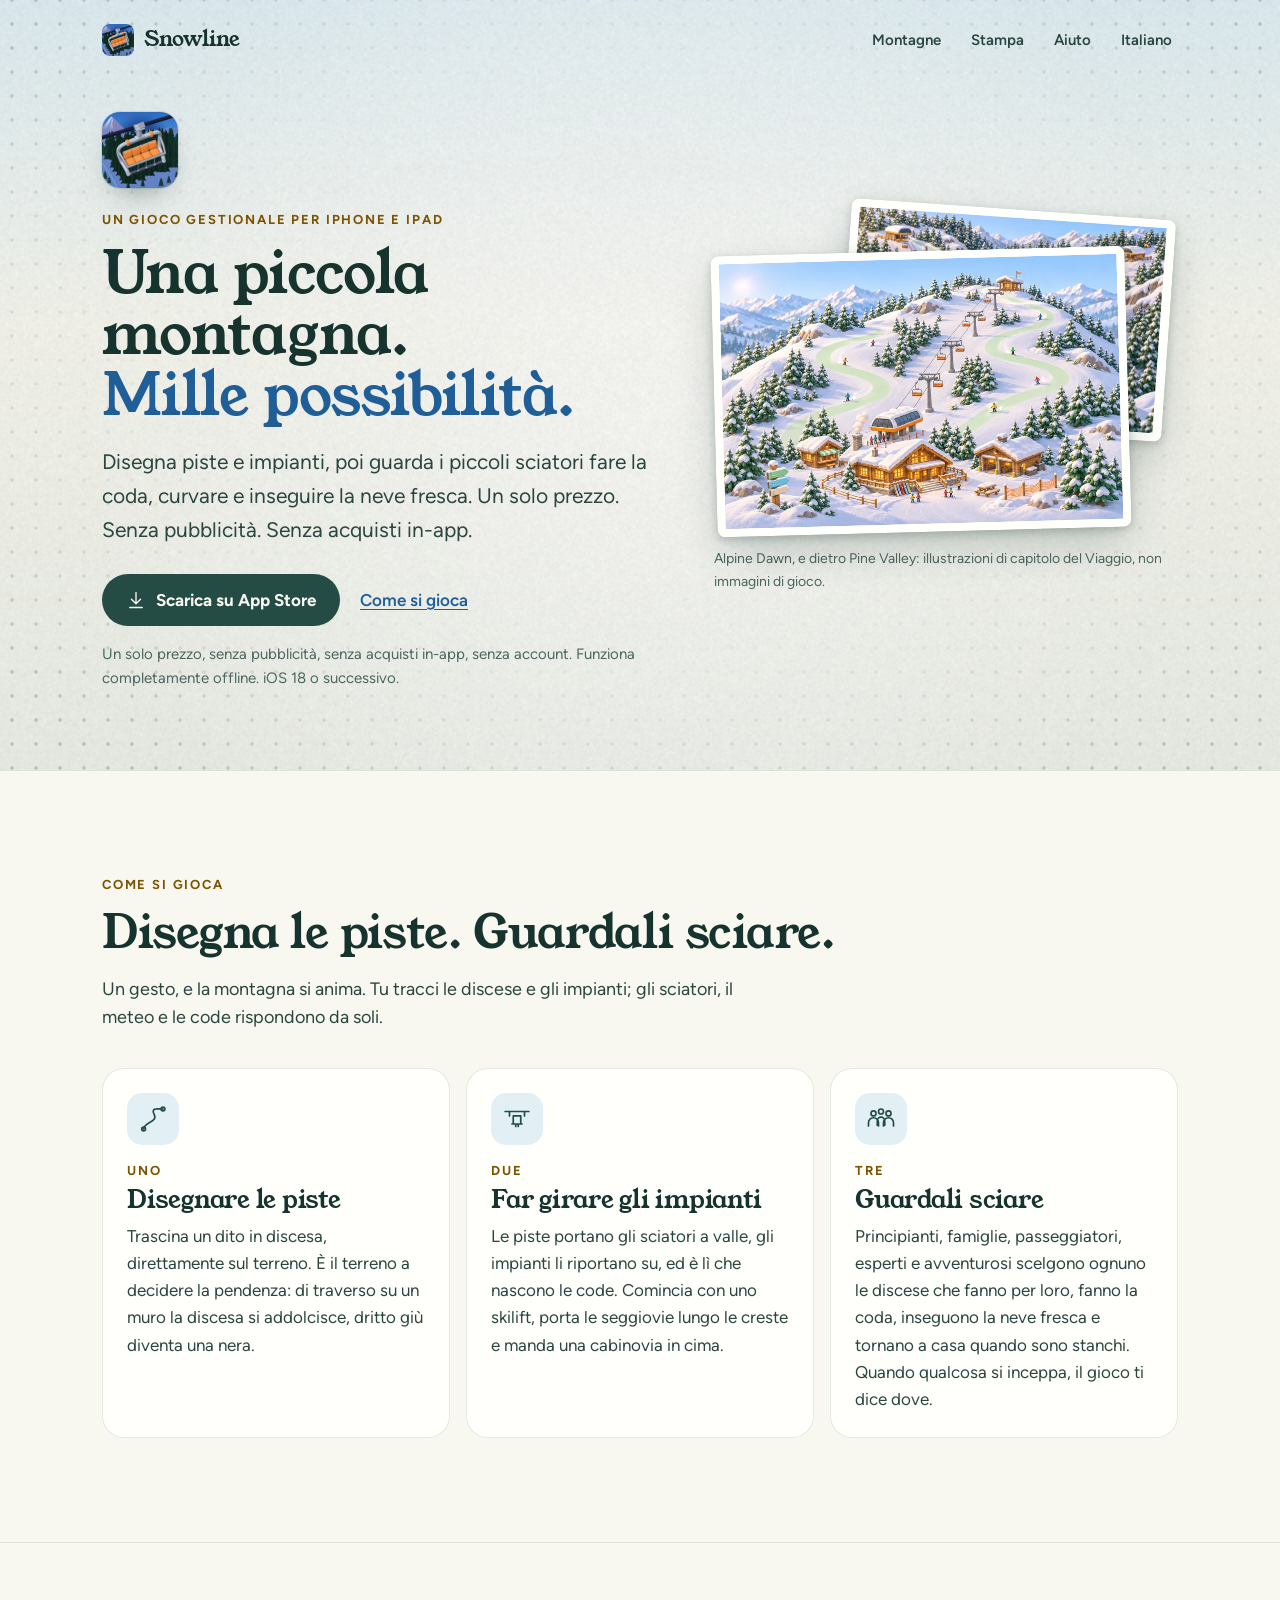
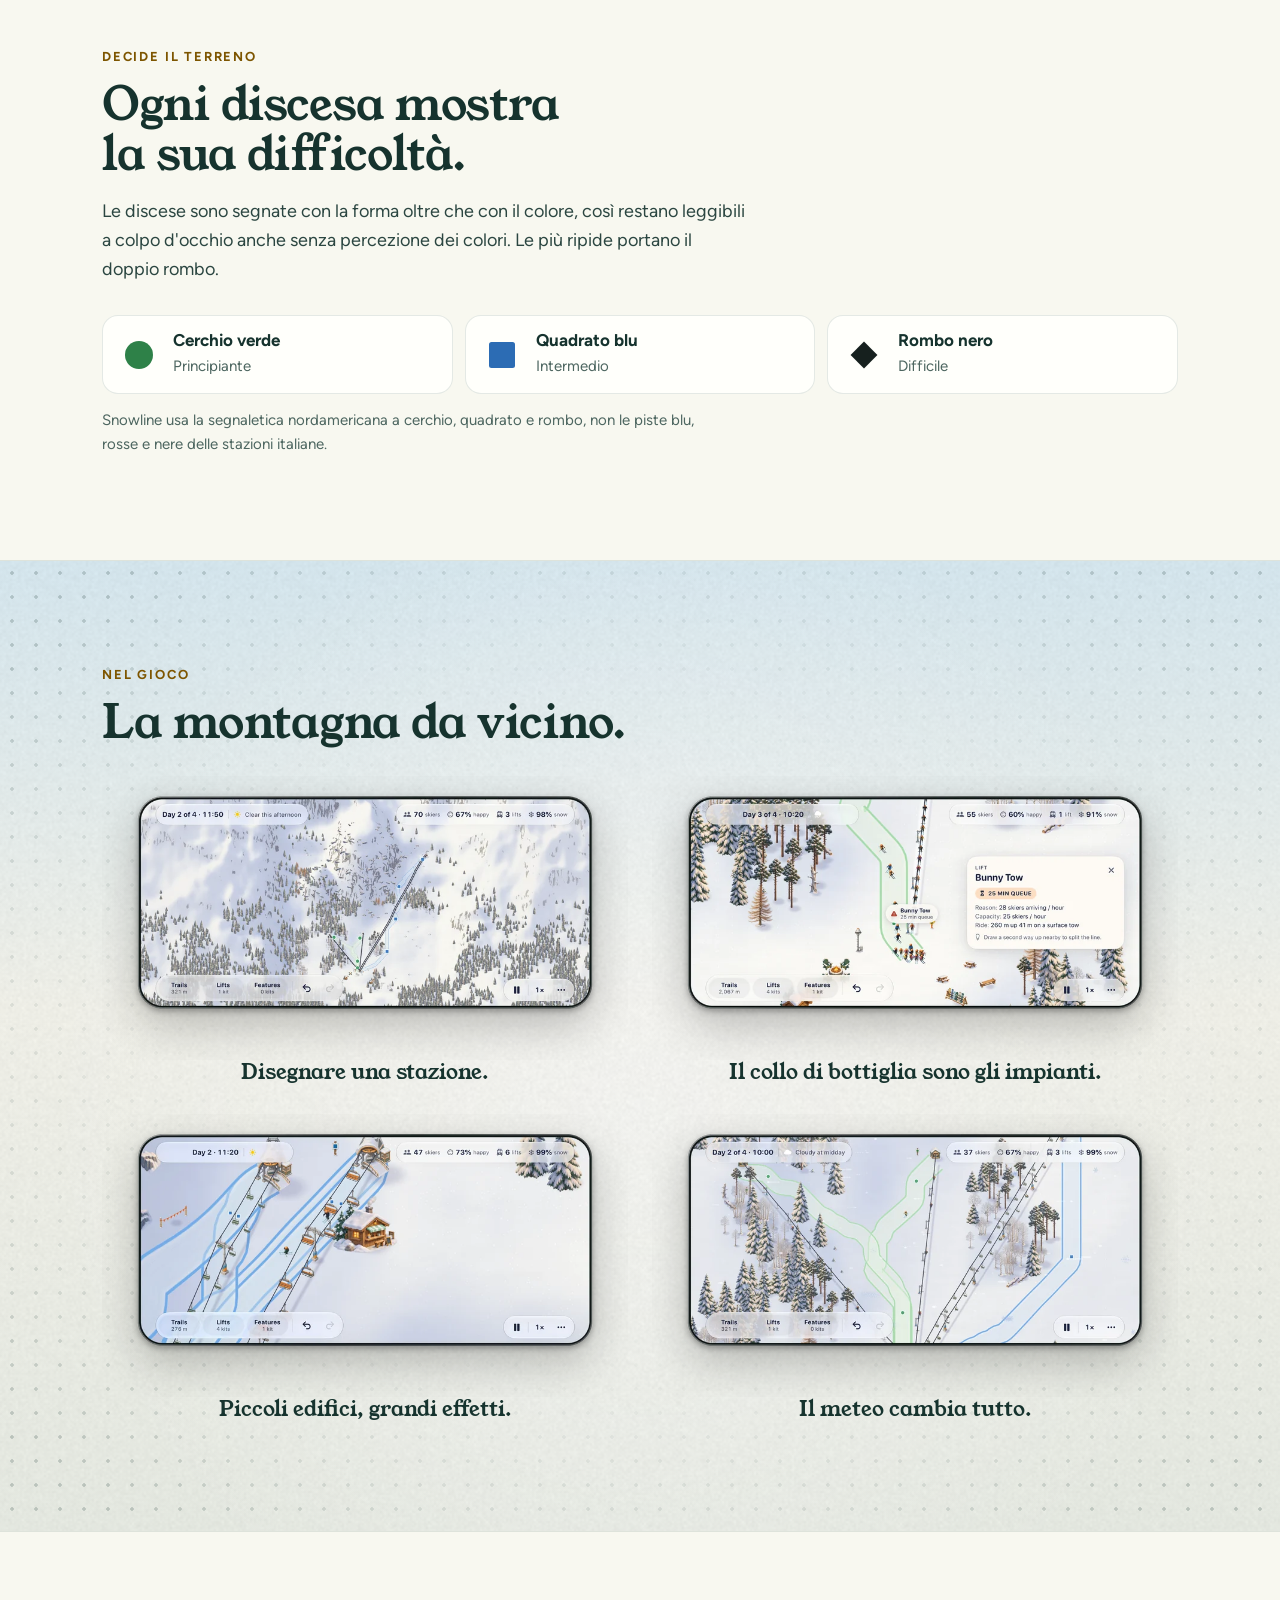
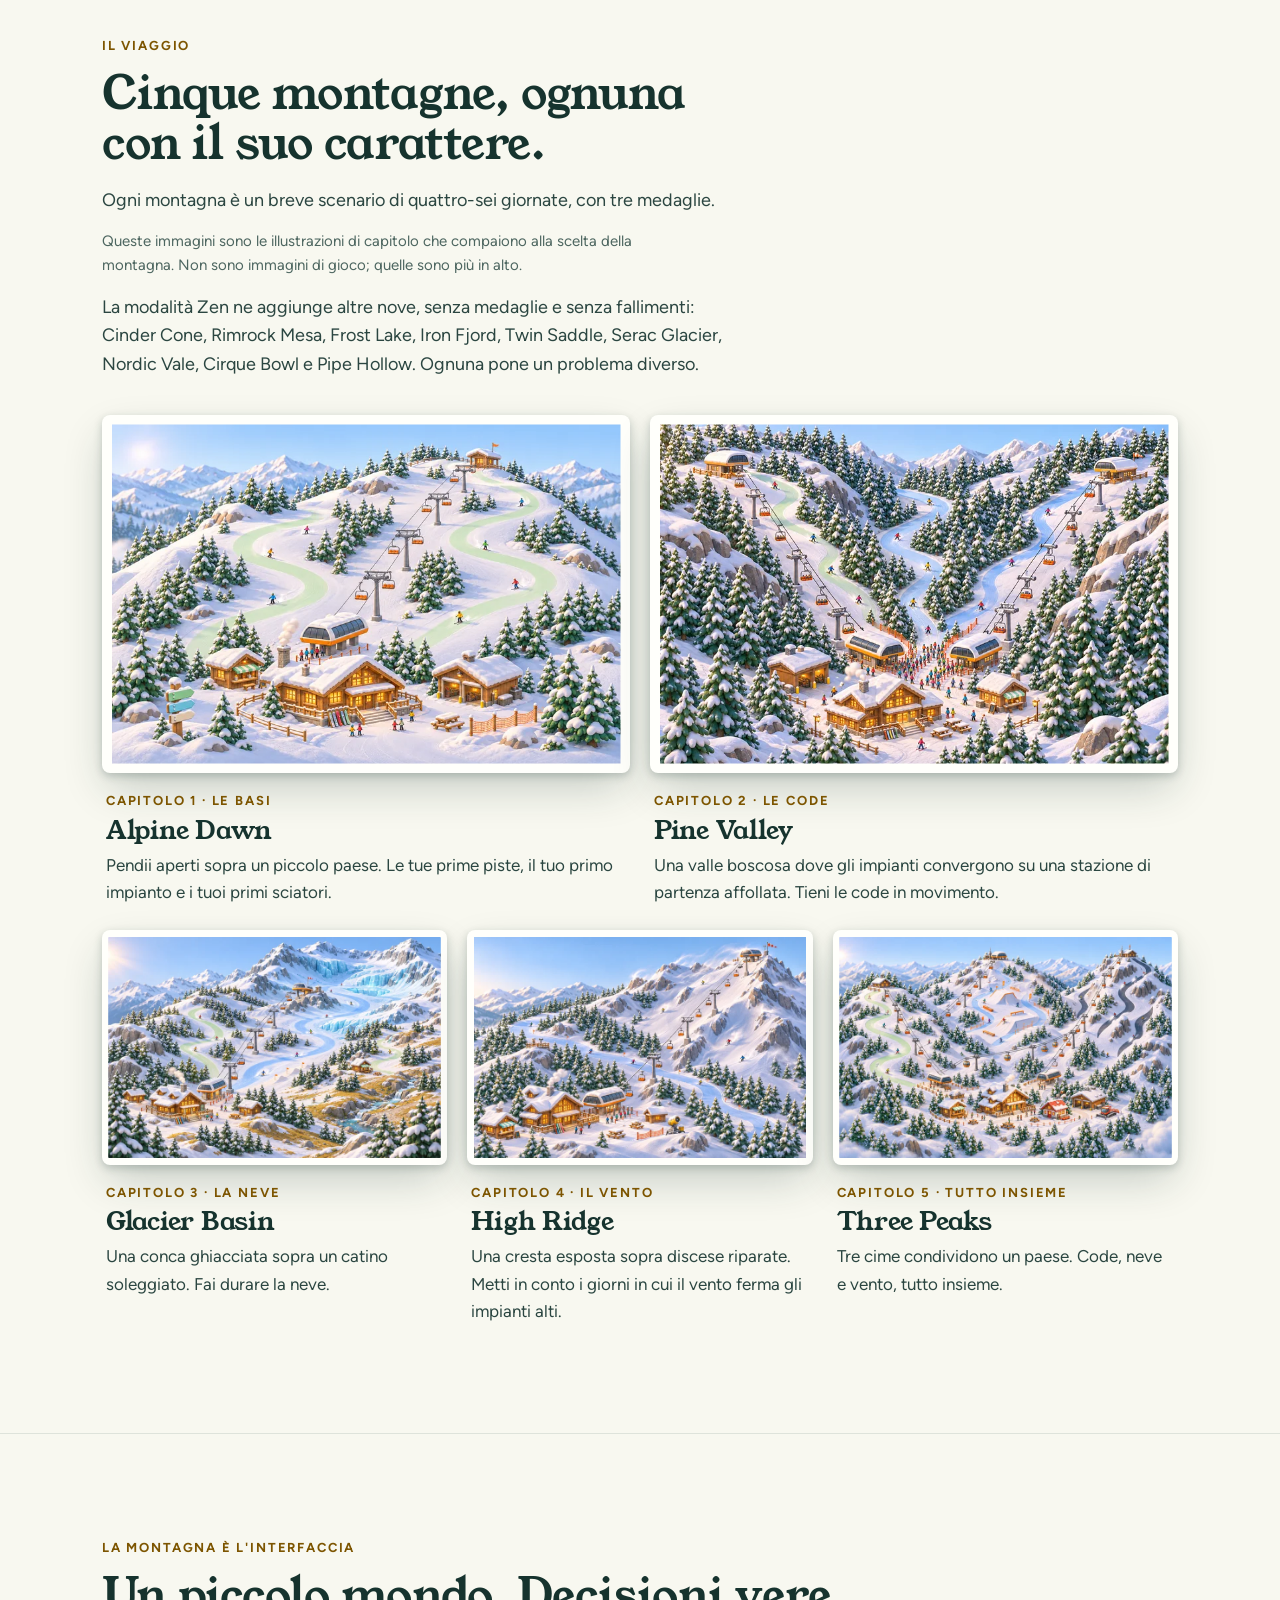
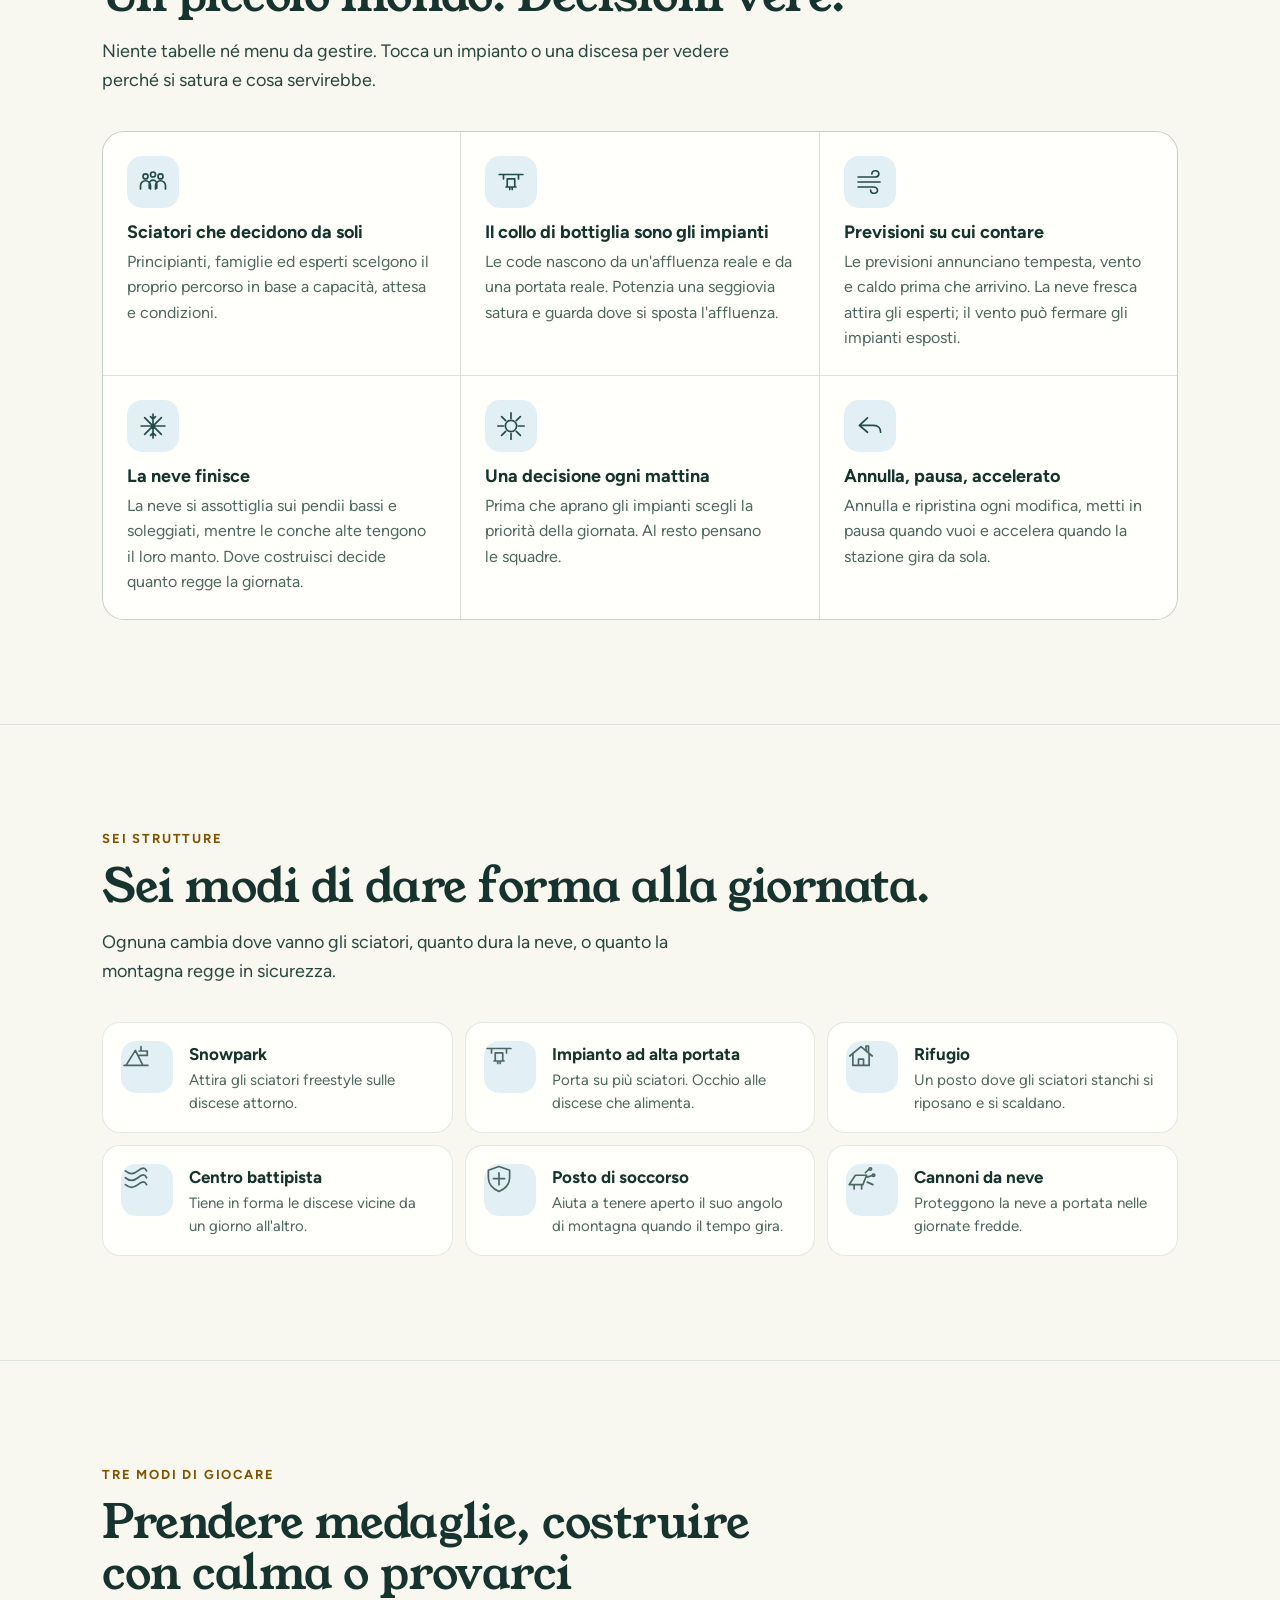
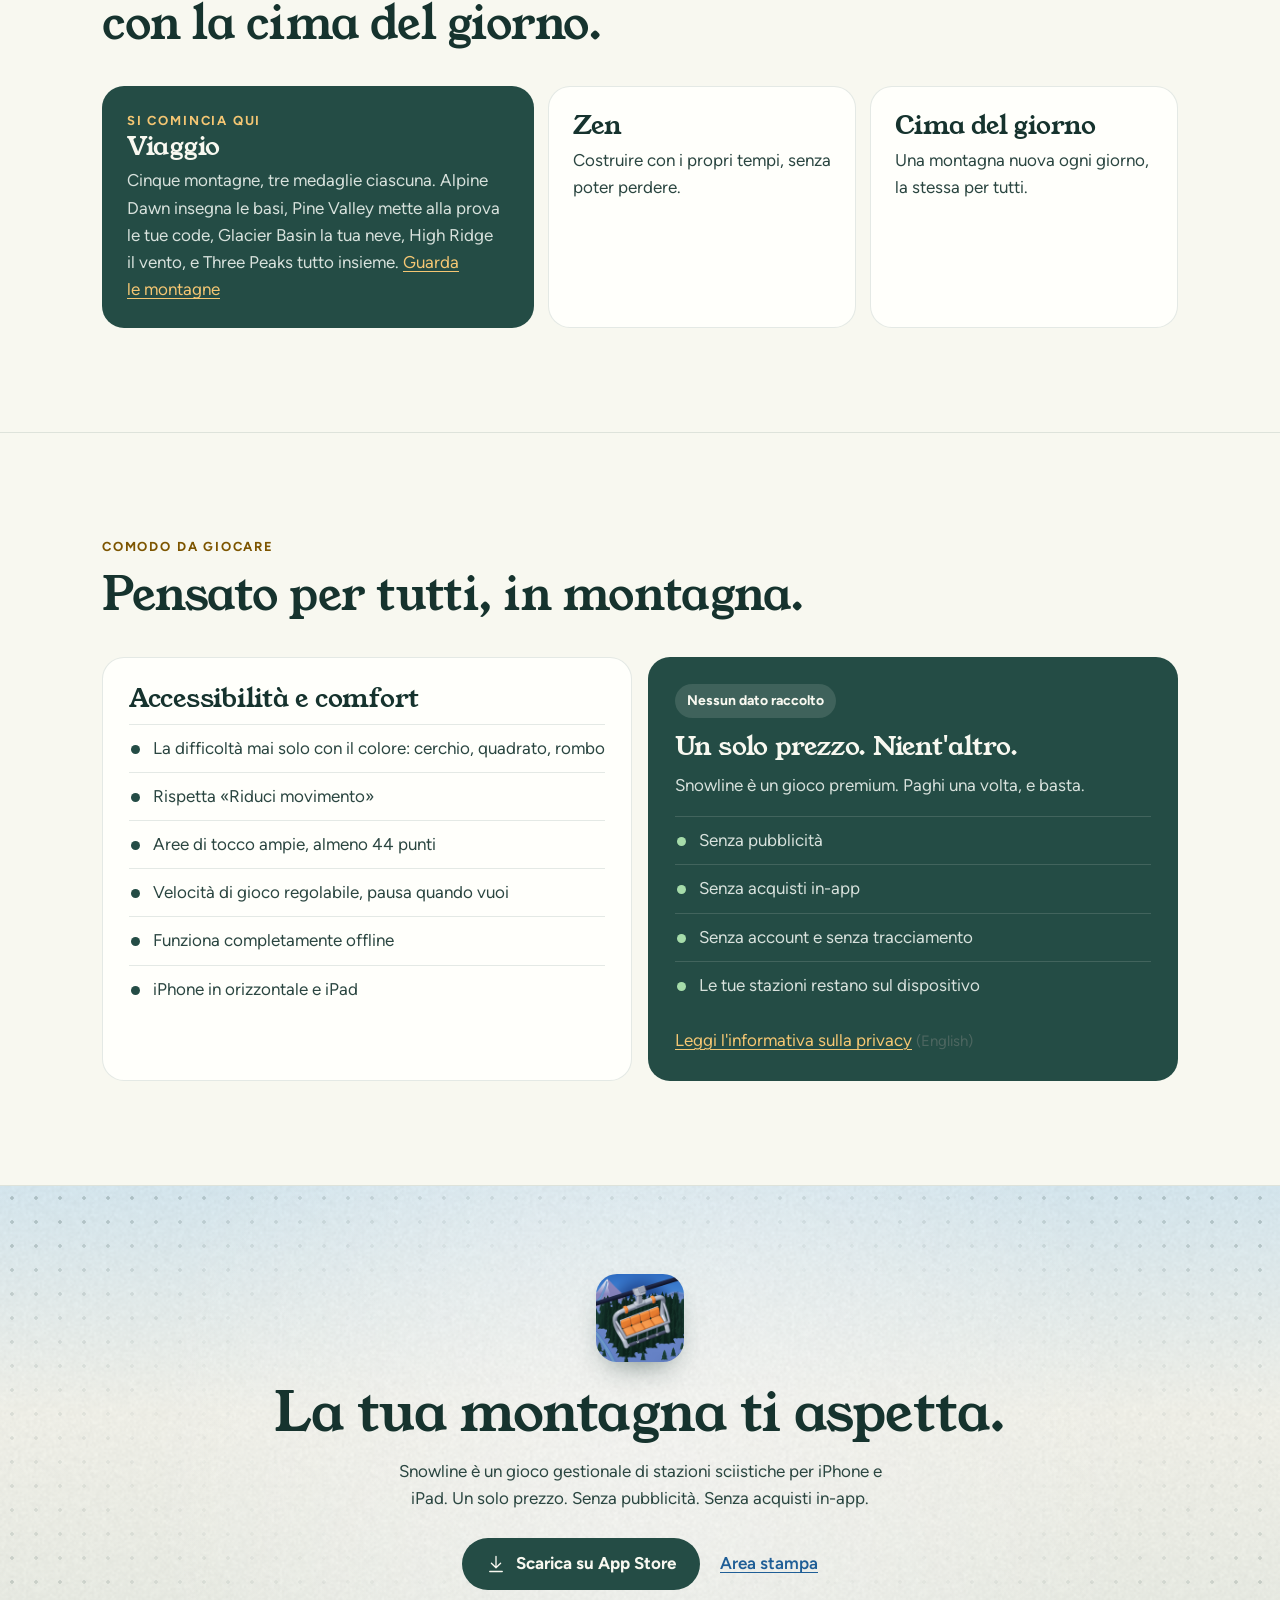
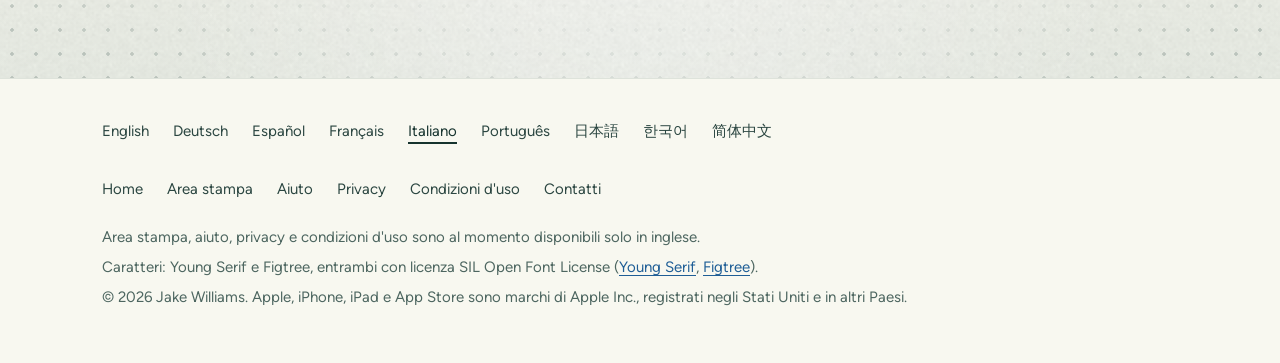
<file: index.it.html>
<!DOCTYPE html>
<html lang="it">
<head>
<meta charset="UTF-8">
<meta name="viewport" content="width=device-width, initial-scale=1">
<title>Snowline: stazione di sci – gioco gestionale per iPhone e iPad</title>
<meta name="description" content="Snowline è un gioco gestionale per iPhone e iPad. Disegna piste e impianti su una piccola montagna e guarda i piccoli sciatori percorrerli. Un solo prezzo. Senza pubblicità. Senza acquisti in-app.">
<meta name="color-scheme" content="light dark">
<meta name="theme-color" content="#F8F8F0" media="(prefers-color-scheme: light)">
<meta name="theme-color" content="#0E1C1A" media="(prefers-color-scheme: dark)">
<!-- appmeta:start --><meta name="apple-itunes-app" content="app-id=6834599728"><!-- appmeta:end -->
<link rel="canonical" href="https://jakeintech.github.io/snowline-site/index.it.html">
<!-- hreflang:start -->
<link rel="alternate" hreflang="en" href="https://jakeintech.github.io/snowline-site/">
<link rel="alternate" hreflang="de" href="https://jakeintech.github.io/snowline-site/index.de.html">
<link rel="alternate" hreflang="es" href="https://jakeintech.github.io/snowline-site/index.es.html">
<link rel="alternate" hreflang="fr" href="https://jakeintech.github.io/snowline-site/index.fr.html">
<link rel="alternate" hreflang="it" href="https://jakeintech.github.io/snowline-site/index.it.html">
<link rel="alternate" hreflang="ja" href="https://jakeintech.github.io/snowline-site/index.ja.html">
<link rel="alternate" hreflang="ko" href="https://jakeintech.github.io/snowline-site/index.ko.html">
<link rel="alternate" hreflang="pt-BR" href="https://jakeintech.github.io/snowline-site/index.pt.html">
<link rel="alternate" hreflang="zh-Hans" href="https://jakeintech.github.io/snowline-site/index.zh.html">
<link rel="alternate" hreflang="x-default" href="https://jakeintech.github.io/snowline-site/">
<!-- hreflang:end -->
<link rel="icon" type="image/png" href="assets/img/favicon.png">
<link rel="apple-touch-icon" href="assets/img/apple-touch-icon.png">
<meta property="og:type" content="website">
<meta property="og:site_name" content="Snowline">
<meta property="og:locale" content="it_IT">
<meta property="og:locale:alternate" content="en_US">
<meta property="og:title" content="Snowline: una piccola montagna, mille possibilità">
<meta property="og:description" content="Un gioco gestionale per iPhone e iPad. Disegna le piste. Guardali sciare.">
<meta property="og:url" content="https://jakeintech.github.io/snowline-site/index.it.html">
<meta property="og:image" content="https://jakeintech.github.io/snowline-site/assets/img/og.png">
<meta property="og:image:width" content="1200">
<meta property="og:image:height" content="630">
<meta property="og:image:alt" content="Snowline. Una piccola montagna. Mille possibilità.">
<meta name="twitter:card" content="summary_large_image">
<meta name="twitter:title" content="Snowline: una piccola montagna, mille possibilità">
<meta name="twitter:description" content="Un gioco gestionale per iPhone e iPad. Disegna le piste. Guardali sciare.">
<meta name="twitter:image" content="https://jakeintech.github.io/snowline-site/assets/img/og.png">
<meta name="twitter:image:alt" content="Snowline. Una piccola montagna. Mille possibilità.">
<link rel="preload" href="assets/fonts/young-serif-400.woff2" as="font" type="font/woff2" crossorigin>
<link rel="preload" href="assets/fonts/figtree-var.woff2" as="font" type="font/woff2" crossorigin>
<link rel="stylesheet" href="assets/site.css">
<!-- ld:start -->
<script type="application/ld+json">
{
  "@context": "https://schema.org",
  "@type": "VideoGame",
  "name": "Snowline: Stazione di Sci",
  "alternateName": "Snowline",
  "description": "Disegna una stazione sciistica su una piccola montagna, poi guardala vivere. Le piste scendono, gli impianti salgono, e piccoli sciatori scelgono le loro discese, fanno la coda, risalgono e sciano. Quando qualcosa si inceppa, il gioco ti dice dove, e una buona modifica può salvare la giornata.",
  "inLanguage": "it",
  "genre": ["Simulazione", "Strategia"],
  "gamePlatform": ["iPhone", "iPad"],
  "operatingSystem": "iOS 18 o successivo",
  "applicationCategory": "GameApplication",
  "playMode": "SinglePlayer",
  "url": "https://jakeintech.github.io/snowline-site/index.it.html",
  "image": "https://jakeintech.github.io/snowline-site/assets/img/icon-512.png",
  "downloadUrl": "https://apps.apple.com/it/app/id6834599728",
  "author": { "@type": "Person", "name": "Jake Williams" }
}
</script>
<!-- ld:end -->
</head>
<body>
<a class="skip" href="#main">Vai al contenuto</a>

<header class="wrap site-head">
  <a class="brand" href="index.it.html" aria-label="Snowline, pagina iniziale">
    <img src="assets/img/icon-192.png" alt="" width="32" height="32">
    Snowline
  </a>
  <nav class="site-nav" aria-label="Sito">
    <a href="#mountains">Montagne</a>
    <a href="press.html" hreflang="en">Stampa</a>
    <a href="support.html" hreflang="en">Aiuto</a>
    <a href="#languages">Italiano</a>
  </nav>
</header>

<main id="main">

<section class="hero stage" aria-labelledby="hero-title">
  <div class="wrap hero-grid">
    <div>
      <img class="hero-icon" src="assets/img/icon-192.png" width="76" height="76" alt="L'icona di Snowline: una cima di conifere con una pista color avorio a forma di S e una cabinovia ambra su un cielo azzurro ghiaccio.">
      <p class="tag">Un gioco gestionale per iPhone e iPad</p>
      <h1 id="hero-title"><span class="line">Una piccola montagna.</span> <span class="line">Mille possibilità.</span></h1>
      <!-- promo:start -->
      <p class="lede">Disegna piste e impianti, poi guarda i piccoli sciatori fare la coda, curvare e inseguire la neve fresca. Un solo prezzo. Senza pubblicità. Senza <span class="nb">acquisti in-app</span>.</p>
      <!-- promo:end -->
      <div class="hero-cta">
        <!-- store-cta:start --><a class="btn store" href="https://apps.apple.com/it/app/id6834599728"><svg viewBox="0 0 48 48" fill="none" stroke="currentColor" stroke-width="3.2" stroke-linecap="round" stroke-linejoin="round" aria-hidden="true" focusable="false"><path d="M24 6v26M13 22l11 11 11-11M9 42h30"/></svg>Scarica su App Store</a><!-- store-cta:end -->
        <a href="#how">Come si gioca</a>
      </div>
      <p class="fine">Un solo prezzo, senza pubblicità, senza acquisti in-app, senza account. Funziona completamente offline. iOS 18 o successivo.</p>
    </div>
    <figure class="art prints">
      <div class="stack">
        <img class="print back" src="assets/img/art/pine-valley-768.webp" srcset="assets/img/art/pine-valley-768.webp 768w, assets/img/art/pine-valley-1536.webp 1536w" sizes="(min-width: 1140px) 360px, (min-width: 960px) 34vw, 66vw" width="1536" height="1024" alt="">
        <img class="print front" src="assets/img/art/alpine-dawn-1536.webp" srcset="assets/img/art/alpine-dawn-768.webp 768w, assets/img/art/alpine-dawn-1536.webp 1536w" sizes="(min-width: 1140px) 500px, (min-width: 960px) 46vw, 92vw" width="1536" height="1024" fetchpriority="high" alt="Una piccola montagna da sci dipinta al mattino: una baita di legno e una stazione di partenza in un paese innevato, una seggiovia che sale tra le conifere, e discese verde chiaro che serpeggiano a valle.">
      </div>
      <figcaption>Alpine Dawn, e dietro Pine Valley: illustrazioni di capitolo del Viaggio, non immagini di gioco.</figcaption>
    </figure>
  </div>
</section>

<section class="section" id="how" aria-labelledby="how-title">
  <div class="wrap">
    <p class="tag">Come si gioca</p>
    <h2 id="how-title">Disegna le piste. Guardali sciare.</h2>
    <p class="intro">Un gesto, e la montagna si anima. Tu tracci le discese e gli impianti; gli sciatori, il meteo e le code rispondono da soli.</p>
    <ol class="steps">
      <li>
        <span class="ico"><svg viewBox="0 0 48 48" fill="none" stroke="currentColor" stroke-width="2.7" stroke-linecap="round" stroke-linejoin="round" aria-hidden="true" focusable="false"><path d="M9 40 C11 28 32 29 26 17 S32 8 40 8"/><circle cx="9" cy="40" r="3"/><circle cx="40" cy="8" r="3"/></svg></span>
        <span class="n">Uno</span>
        <h3>Disegnare le piste</h3>
        <p>Trascina un dito in discesa, direttamente sul terreno. È il terreno a decidere la pendenza: di traverso su un muro la discesa si addolcisce, dritto giù diventa una nera.</p>
      </li>
      <li>
        <span class="ico"><svg viewBox="0 0 48 48" fill="none" stroke="currentColor" stroke-width="2.7" stroke-linecap="round" stroke-linejoin="round" aria-hidden="true" focusable="false"><path d="M5 12H43M12 12v7m24-7v7M18 19h12v13H18zM16 32h16M22 32v4m4-4v4"/></svg></span>
        <span class="n">Due</span>
        <h3>Far girare gli impianti</h3>
        <p>Le piste portano gli sciatori a valle, gli impianti li riportano su, ed è lì che nascono le code. Comincia con uno skilift, porta le seggiovie lungo le creste e manda una cabinovia in cima.</p>
      </li>
      <li>
        <span class="ico"><svg viewBox="0 0 48 48" fill="none" stroke="currentColor" stroke-width="2.7" stroke-linecap="round" stroke-linejoin="round" aria-hidden="true" focusable="false"><circle cx="12" cy="15" r="4"/><circle cx="24" cy="12" r="4"/><circle cx="36" cy="15" r="4"/><path d="M4 35v-5a8 8 0 0 1 16 0v5m-2-1v-7a6 6 0 0 1 12 0v7m-2 1v-5a8 8 0 0 1 16 0v5"/></svg></span>
        <span class="n">Tre</span>
        <h3>Guardali sciare</h3>
        <p>Principianti, famiglie, passeggiatori, esperti e avventurosi scelgono ognuno le discese che fanno per loro, fanno la coda, inseguono la neve fresca e tornano a casa quando sono stanchi. Quando qualcosa si inceppa, il gioco ti dice dove.</p>
      </li>
    </ol>
  </div>
</section>

<section class="section" id="terrain" aria-labelledby="terrain-title">
  <div class="wrap">
    <p class="tag">Decide il terreno</p>
    <h2 id="terrain-title">Ogni discesa mostra la sua difficoltà.</h2>
    <p class="intro">Le discese sono segnate con la forma oltre che con il colore, così restano leggibili a colpo d'occhio anche senza percezione dei colori. Le più ripide portano il doppio rombo.</p>
    <ul class="markers">
      <li><svg viewBox="0 0 36 36" aria-hidden="true" focusable="false"><circle class="mk-green" cx="18" cy="18" r="14"/></svg><div><b>Cerchio verde</b><span>Principiante</span></div></li>
      <li><svg viewBox="0 0 36 36" aria-hidden="true" focusable="false"><rect class="mk-blue" x="5" y="5" width="26" height="26" rx="2.5"/></svg><div><b>Quadrato blu</b><span>Intermedio</span></div></li>
      <li><svg viewBox="0 0 36 36" aria-hidden="true" focusable="false"><rect class="mk-black" x="8.5" y="8.5" width="19" height="19" transform="rotate(45 18 18)"/></svg><div><b>Rombo nero</b><span>Difficile</span></div></li>
    </ul>
    <p class="note">Snowline usa la segnaletica nordamericana a cerchio, quadrato e rombo, non le piste blu, rosse e nere delle stazioni italiane.</p>
  </div>
</section>

<section class="section stage" id="screenshots" aria-labelledby="screenshots-title">
  <div class="wrap">
    <p class="tag">Nel gioco</p>
    <h2 id="screenshots-title">La montagna da vicino.</h2>
    <ul class="shots">
      <li><figure><img src="assets/img/shots/01-overview-small.webp" srcset="assets/img/shots/01-overview-small.webp 879w, assets/img/shots/01-overview.webp 1759w" sizes="(min-width: 960px) 50vw, 100vw" width="1759" height="949" alt="Un'intera stazione di Snowline sulla sua montagna, con piste, impianti e sciatori."><figcaption>Disegnare una stazione.</figcaption></figure></li>
      <li><figure><img src="assets/img/shots/02-queue-small.webp" srcset="assets/img/shots/02-queue-small.webp 879w, assets/img/shots/02-queue.webp 1759w" sizes="(min-width: 960px) 50vw, 100vw" width="1759" height="949" loading="lazy" alt="Sciatori in coda alla stazione di partenza di un impianto molto frequentato."><figcaption>Il collo di bottiglia sono gli impianti.</figcaption></figure></li>
      <li><figure><img src="assets/img/shots/03-features-small.webp" srcset="assets/img/shots/03-features-small.webp 879w, assets/img/shots/03-features.webp 1759w" sizes="(min-width: 960px) 50vw, 100vw" width="1759" height="949" loading="lazy" alt="Primo piano di una struttura: un rifugio accanto a due seggiovie che portano su gli sciatori."><figcaption>Piccoli edifici, grandi effetti.</figcaption></figure></li>
      <li><figure><img src="assets/img/shots/04-snowfall-small.webp" srcset="assets/img/shots/04-snowfall-small.webp 879w, assets/img/shots/04-snowfall.webp 1759w" sizes="(min-width: 960px) 50vw, 100vw" width="1759" height="949" loading="lazy" alt="Nevicata sulla stazione."><figcaption>Il meteo cambia tutto.</figcaption></figure></li>
    </ul>
  </div>
</section>

<section class="section" id="mountains" aria-labelledby="mountains-title">
  <div class="wrap">
    <p class="tag">Il Viaggio</p>
    <h2 id="mountains-title">Cinque montagne, ognuna con il suo carattere.</h2>
    <p class="intro">Ogni montagna è un breve scenario di quattro-sei giornate, con tre medaglie.</p>
    <p class="note">Queste immagini sono le illustrazioni di capitolo che compaiono alla scelta della montagna. Non sono immagini di gioco; quelle sono più in alto.</p>
    <!-- new-mountains:start --><p class="intro">La modalità Zen ne aggiunge altre nove, senza medaglie e senza fallimenti: Cinder Cone, Rimrock Mesa, Frost Lake, Iron Fjord, Twin Saddle, Serac Glacier, Nordic Vale, Cirque Bowl e Pipe Hollow. Ognuna pone un problema diverso.</p><!-- new-mountains:end -->
    <ul class="peaks">
      <li class="peak">
        <img class="print" src="assets/img/art/alpine-dawn-768.webp" srcset="assets/img/art/alpine-dawn-768.webp 768w, assets/img/art/alpine-dawn-1536.webp 1536w" sizes="(min-width: 720px) 50vw, 100vw" width="1536" height="1024" loading="lazy" alt="Una piccola montagna dipinta al mattino: una baita di legno e una stazione di partenza in un paese innevato, una seggiovia che sale tra le conifere, e discese verde chiaro che serpeggiano a valle.">
        <div class="body">
          <p class="n">Capitolo 1 &middot; Le basi</p>
          <h3>Alpine Dawn</h3>
          <p>Pendii aperti sopra un piccolo paese. Le tue prime piste, il tuo primo impianto e i tuoi primi sciatori.</p>
        </div>
      </li>
      <li class="peak">
        <img class="print" src="assets/img/art/pine-valley-768.webp" srcset="assets/img/art/pine-valley-768.webp 768w, assets/img/art/pine-valley-1536.webp 1536w" sizes="(min-width: 720px) 50vw, 100vw" width="1536" height="1024" loading="lazy" alt="Una valle boscosa dipinta: le seggiovie salgono da entrambi i lati di una stazione di partenza dove attende una folla di piccoli sciatori.">
        <div class="body">
          <p class="n">Capitolo 2 &middot; Le code</p>
          <h3>Pine Valley</h3>
          <p>Una valle boscosa dove gli impianti convergono su una stazione di partenza affollata. Tieni le code in movimento.</p>
        </div>
      </li>
      <li class="peak">
        <img class="print" src="assets/img/art/glacier-basin-768.webp" srcset="assets/img/art/glacier-basin-768.webp 768w, assets/img/art/glacier-basin-1536.webp 1536w" sizes="(min-width: 960px) 33vw, (min-width: 720px) 50vw, 100vw" width="1536" height="1024" loading="lazy" alt="Una conca d'alta quota dipinta: seracchi azzurro ghiaccio in alto, sotto una seggiovia e discese sinuose, e una conca bassa e soleggiata dove la neve si assottiglia fino all'erba lungo un torrente.">
        <div class="body">
          <p class="n">Capitolo 3 &middot; La neve</p>
          <h3>Glacier Basin</h3>
          <p>Una conca ghiacciata sopra un catino soleggiato. Fai durare la neve.</p>
        </div>
      </li>
      <li class="peak">
        <img class="print" src="assets/img/art/high-ridge-768.webp" srcset="assets/img/art/high-ridge-768.webp 768w, assets/img/art/high-ridge-1536.webp 1536w" sizes="(min-width: 960px) 33vw, (min-width: 720px) 50vw, 100vw" width="1536" height="1024" loading="lazy" alt="Una cresta rocciosa e ripida dipinta, con la neve sollevata dal vento in cima, una seggiovia verso una stazione in alto e una discesa che serpeggia più in basso in un bosco riparato.">
        <div class="body">
          <p class="n">Capitolo 4 &middot; Il vento</p>
          <h3>High Ridge</h3>
          <p>Una cresta esposta sopra discese riparate. Metti in conto i giorni in cui il vento ferma gli impianti alti.</p>
        </div>
      </li>
      <li class="peak">
        <img class="print" src="assets/img/art/three-peaks-768.webp" srcset="assets/img/art/three-peaks-768.webp 768w, assets/img/art/three-peaks-1536.webp 1536w" sizes="(min-width: 960px) 33vw, (min-width: 720px) 50vw, 100vw" width="1536" height="1024" loading="lazy" alt="Una stazione dipinta con tre cime innevate attorno a un paese, con seggiovie e una cabinovia, uno snowpark con i suoi salti in mezzo, e discese che serpeggiano da ogni cima.">
        <div class="body">
          <p class="n">Capitolo 5 &middot; Tutto insieme</p>
          <h3>Three Peaks</h3>
          <p>Tre cime condividono un paese. Code, neve e vento, tutto insieme.</p>
        </div>
      </li>
    </ul>
  </div>
</section>

<section class="section" id="features" aria-labelledby="features-title">
  <div class="wrap">
    <p class="tag">La montagna è l'interfaccia</p>
    <h2 id="features-title">Un piccolo mondo. Decisioni vere.</h2>
    <p class="intro">Niente tabelle né menu da gestire. Tocca un impianto o una discesa per vedere perché si satura e cosa servirebbe.</p>
    <div class="grid">
      <div>
        <span class="ico"><svg viewBox="0 0 48 48" fill="none" stroke="currentColor" stroke-width="2.7" stroke-linecap="round" stroke-linejoin="round" aria-hidden="true" focusable="false"><circle cx="12" cy="15" r="4"/><circle cx="24" cy="12" r="4"/><circle cx="36" cy="15" r="4"/><path d="M4 35v-5a8 8 0 0 1 16 0v5m-2-1v-7a6 6 0 0 1 12 0v7m-2 1v-5a8 8 0 0 1 16 0v5"/></svg></span>
        <h3>Sciatori che decidono da soli</h3>
        <p>Principianti, famiglie ed esperti scelgono il proprio percorso in base a capacità, attesa e condizioni.</p>
      </div>
      <div>
        <span class="ico"><svg viewBox="0 0 48 48" fill="none" stroke="currentColor" stroke-width="2.7" stroke-linecap="round" stroke-linejoin="round" aria-hidden="true" focusable="false"><path d="M5 12H43M12 12v7m24-7v7M18 19h12v13H18zM16 32h16M22 32v4m4-4v4"/></svg></span>
        <h3>Il collo di bottiglia sono gli impianti</h3>
        <p>Le code nascono da un'affluenza reale e da una portata reale. Potenzia una seggiovia satura e guarda dove si sposta l'affluenza.</p>
      </div>
      <div>
        <span class="ico"><svg viewBox="0 0 48 48" fill="none" stroke="currentColor" stroke-width="2.7" stroke-linecap="round" stroke-linejoin="round" aria-hidden="true" focusable="false"><path d="M5 16h27c8 0 8-10 1-10-4 0-6 2-6 5M5 24h35M5 32h24c9 0 9 10 2 10-4 0-6-2-6-5"/></svg></span>
        <h3>Previsioni su cui contare</h3>
        <p>Le previsioni annunciano tempesta, vento e caldo prima che arrivino. La neve fresca attira gli esperti; il vento può fermare gli impianti esposti.</p>
      </div>
      <div>
        <span class="ico"><svg viewBox="0 0 48 48" fill="none" stroke="currentColor" stroke-width="2.7" stroke-linecap="round" stroke-linejoin="round" aria-hidden="true" focusable="false"><path d="M24 5v38M5 24h38M10.6 10.6l26.8 26.8M37.4 10.6 10.6 37.4M20 9l4 4 4-4M20 39l4-4 4 4"/></svg></span>
        <h3>La neve finisce</h3>
        <p>La neve si assottiglia sui pendii bassi e soleggiati, mentre le conche alte tengono il loro manto. Dove costruisci decide quanto regge la giornata.</p>
      </div>
      <div>
        <span class="ico"><svg viewBox="0 0 48 48" fill="none" stroke="currentColor" stroke-width="2.7" stroke-linecap="round" stroke-linejoin="round" aria-hidden="true" focusable="false"><circle cx="24" cy="24" r="9"/><path d="M24 3v9m0 24v9M3 24h9m24 0h9M9 9l6.5 6.5m17 17L39 39M9 39l6.5-6.5m17-17L39 9"/></svg></span>
        <h3>Una decisione ogni mattina</h3>
        <p>Prima che aprano gli impianti scegli la priorità della giornata. Al resto pensano le squadre.</p>
      </div>
      <div>
        <span class="ico"><svg viewBox="0 0 48 48" fill="none" stroke="currentColor" stroke-width="2.7" stroke-linecap="round" stroke-linejoin="round" aria-hidden="true" focusable="false"><path d="M20 11 7 23l13 11M8 23h22c7 0 11 5 11 11"/></svg></span>
        <h3>Annulla, pausa, accelerato</h3>
        <p>Annulla e ripristina ogni modifica, metti in pausa quando vuoi e accelera quando la stazione gira da sola.</p>
      </div>
    </div>
  </div>
</section>

<section class="section" id="kit" aria-labelledby="kit-title">
  <div class="wrap">
    <p class="tag">Sei strutture</p>
    <h2 id="kit-title">Sei modi di dare forma alla giornata.</h2>
    <p class="intro">Ognuna cambia dove vanno gli sciatori, quanto dura la neve, o quanto la montagna regge in sicurezza.</p>
    <ul class="kit">
      <li><span class="ico"><svg viewBox="0 0 48 48" fill="none" stroke="currentColor" stroke-width="2.7" stroke-linecap="round" stroke-linejoin="round" aria-hidden="true" focusable="false"><path d="M5 39h38M8 39l15-24 12 24M29 16h13v7H29M32 9v7"/></svg></span><div><b>Snowpark</b><span>Attira gli sciatori freestyle sulle discese attorno.</span></div></li>
      <li><span class="ico"><svg viewBox="0 0 48 48" fill="none" stroke="currentColor" stroke-width="2.7" stroke-linecap="round" stroke-linejoin="round" aria-hidden="true" focusable="false"><path d="M5 12H43M12 12v7m24-7v7M18 19h12v13H18zM16 32h16M22 32v4m4-4v4"/></svg></span><div><b>Impianto ad alta portata</b><span>Porta su più sciatori. Occhio alle discese che alimenta.</span></div></li>
      <li><span class="ico"><svg viewBox="0 0 48 48" fill="none" stroke="currentColor" stroke-width="2.7" stroke-linecap="round" stroke-linejoin="round" aria-hidden="true" focusable="false"><path d="M6 24 24 9l18 15"/><path d="M11 20v19h26V20M20 39V29h8v10M32 15V8h4v10"/></svg></span><div><b>Rifugio</b><span>Un posto dove gli sciatori stanchi si riposano e si scaldano.</span></div></li>
      <li><span class="ico"><svg viewBox="0 0 48 48" fill="none" stroke="currentColor" stroke-width="2.7" stroke-linecap="round" stroke-linejoin="round" aria-hidden="true" focusable="false"><path d="M7 11c7 6 13 6 20 0s11-6 14 0M7 22c7 6 13 6 20 0s11-6 14 0M7 33c7 6 13 6 20 0s11-6 14 0"/></svg></span><div><b>Centro battipista</b><span>Tiene in forma le discese vicine da un giorno all'altro.</span></div></li>
      <li><span class="ico"><svg viewBox="0 0 48 48" fill="none" stroke="currentColor" stroke-width="2.7" stroke-linecap="round" stroke-linejoin="round" aria-hidden="true" focusable="false"><path d="M24 4 41 10v12c0 12-8 18-17 22C15 40 7 34 7 22V10L24 4Z"/><path d="M24 14v19m-9-9.5h18"/></svg></span><div><b>Posto di soccorso</b><span>Aiuta a tenere aperto il suo angolo di montagna quando il tempo gira.</span></div></li>
      <li><span class="ico"><svg viewBox="0 0 48 48" fill="none" stroke="currentColor" stroke-width="2.7" stroke-linecap="round" stroke-linejoin="round" aria-hidden="true" focusable="false"><path d="M5 33h22l6-15H15L5 33Zm8 0v7m12-7v7M31 14l6-6m-3 13 9-3m-9 11 9 4"/><circle cx="39" cy="8" r="2"/><circle cx="44" cy="18" r="2"/></svg></span><div><b>Cannoni da neve</b><span>Proteggono la neve a portata nelle giornate fredde.</span></div></li>
    </ul>
  </div>
</section>

<section class="section" id="modes" aria-labelledby="modes-title">
  <div class="wrap">
    <p class="tag">Tre modi di giocare</p>
    <h2 id="modes-title">Prendere medaglie, costruire con calma o provarci con la cima del giorno.</h2>
    <ul class="modes">
      <li class="journey">
        <p class="tag">Si comincia qui</p>
        <h3>Viaggio</h3>
        <p>Cinque montagne, tre medaglie ciascuna. Alpine Dawn insegna le basi, Pine Valley mette alla prova le tue code, Glacier Basin la tua neve, High Ridge il vento, e Three Peaks tutto insieme. <a href="#mountains">Guarda le montagne</a></p>
      </li>
      <li>
        <h3>Zen</h3>
        <p>Costruire con i propri tempi, senza poter perdere.</p>
      </li>
      <li>
        <h3>Cima del giorno</h3>
        <p>Una montagna nuova ogni giorno, la stessa per tutti.</p>
      </li>
    </ul>
  </div>
</section>

<section class="section" id="comfort" aria-labelledby="comfort-title">
  <div class="wrap">
    <p class="tag">Comodo da giocare</p>
    <h2 id="comfort-title">Pensato per tutti, in montagna.</h2>
    <div class="split">
      <div class="panel">
        <h3>Accessibilità e comfort</h3>
        <ul>
          <li>La difficoltà mai solo con il colore: cerchio, quadrato, rombo</li>
          <li>Rispetta «Riduci movimento»</li>
          <li>Aree di tocco ampie, almeno 44 punti</li>
          <li>Velocità di gioco regolabile, pausa quando vuoi</li>
          <li>Funziona completamente offline</li>
          <li>iPhone in orizzontale e iPad</li>
        </ul>
      </div>
      <div class="panel privacy">
        <span class="label">Nessun dato raccolto</span>
        <h3>Un solo prezzo. Nient'altro.</h3>
        <p>Snowline è un gioco premium. Paghi una volta, e basta.</p>
        <ul>
          <li>Senza pubblicità</li>
          <li>Senza acquisti in-app</li>
          <li>Senza account e senza tracciamento</li>
          <li>Le tue stazioni restano sul dispositivo</li>
        </ul>
        <p><a href="privacy-policy.html" hreflang="en">Leggi l'informativa sulla privacy</a> <span class="fine" lang="en">(English)</span></p>
      </div>
    </div>
  </div>
</section>

<section class="closing stage" aria-labelledby="closing-title">
  <div class="wrap">
    <img src="assets/img/icon-192.png" width="88" height="88" alt="">
    <h2 id="closing-title">La tua montagna ti aspetta.</h2>
    <p>Snowline è un gioco gestionale di stazioni sciistiche per iPhone e iPad. Un solo prezzo. Senza pubblicità. Senza acquisti in-app.</p>
    <div class="hero-cta">
      <!-- store-cta:start --><a class="btn store" href="https://apps.apple.com/it/app/id6834599728"><svg viewBox="0 0 48 48" fill="none" stroke="currentColor" stroke-width="3.2" stroke-linecap="round" stroke-linejoin="round" aria-hidden="true" focusable="false"><path d="M24 6v26M13 22l11 11 11-11M9 42h30"/></svg>Scarica su App Store</a><!-- store-cta:end -->
      <a href="press.html" hreflang="en">Area stampa</a>
    </div>
  </div>
</section>

</main>

<footer class="site-foot">
  <div class="wrap">
    <nav id="languages" aria-label="Lingua">
<!-- langnav:start -->
      <a href="./" hreflang="en" lang="en">English</a>
      <a href="index.de.html" hreflang="de" lang="de">Deutsch</a>
      <a href="index.es.html" hreflang="es" lang="es">Español</a>
      <a href="index.fr.html" hreflang="fr" lang="fr">Français</a>
      <a href="index.it.html" hreflang="it" aria-current="true">Italiano</a>
      <a href="index.pt.html" hreflang="pt-BR" lang="pt-BR">Português</a>
      <a href="index.ja.html" hreflang="ja" lang="ja">日本語</a>
      <a href="index.ko.html" hreflang="ko" lang="ko">한국어</a>
      <a href="index.zh.html" hreflang="zh-Hans" lang="zh-Hans">简体中文</a>
      <!-- langnav:end -->
    </nav>
    <nav aria-label="Pié di pagina">
      <a href="index.it.html">Home</a>
      <a href="press.html" hreflang="en">Area stampa</a>
      <a href="support.html" hreflang="en">Aiuto</a>
      <a href="privacy-policy.html" hreflang="en">Privacy</a>
      <a href="terms-of-service.html" hreflang="en">Condizioni d'uso</a>
      <a href="mailto:info@jakeawilliams.com">Contatti</a>
    </nav>
    <p>Area stampa, aiuto, privacy e condizioni d'uso sono al momento disponibili solo in inglese.</p>
    <p>Caratteri: Young Serif e Figtree, entrambi con licenza SIL Open Font License (<a href="assets/fonts/OFL-YoungSerif.txt">Young Serif</a>, <a href="assets/fonts/OFL-Figtree.txt">Figtree</a>).</p>
    <p>&copy; 2026 Jake Williams. Apple, iPhone, iPad e App Store sono marchi di Apple Inc., registrati negli Stati Uniti e in altri Paesi.</p>
  </div>
</footer>
</body>
</html>
</file>
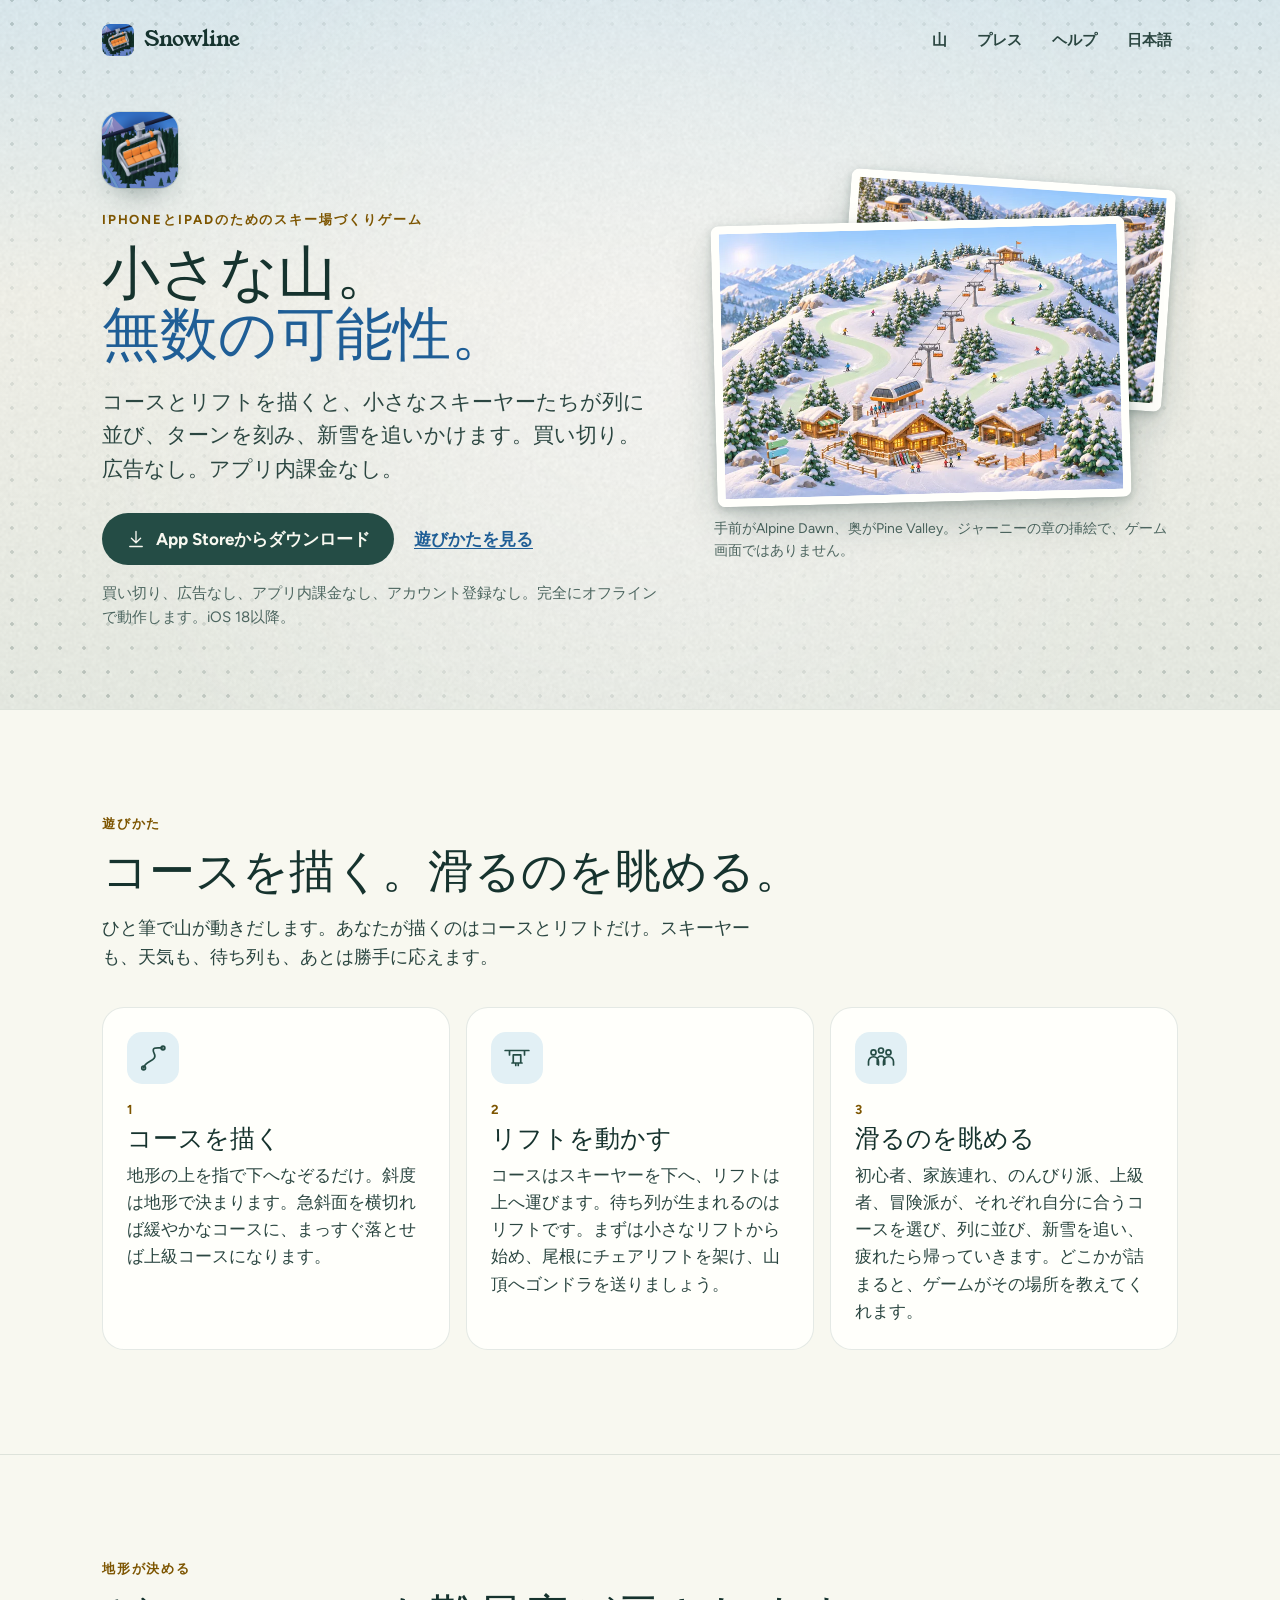
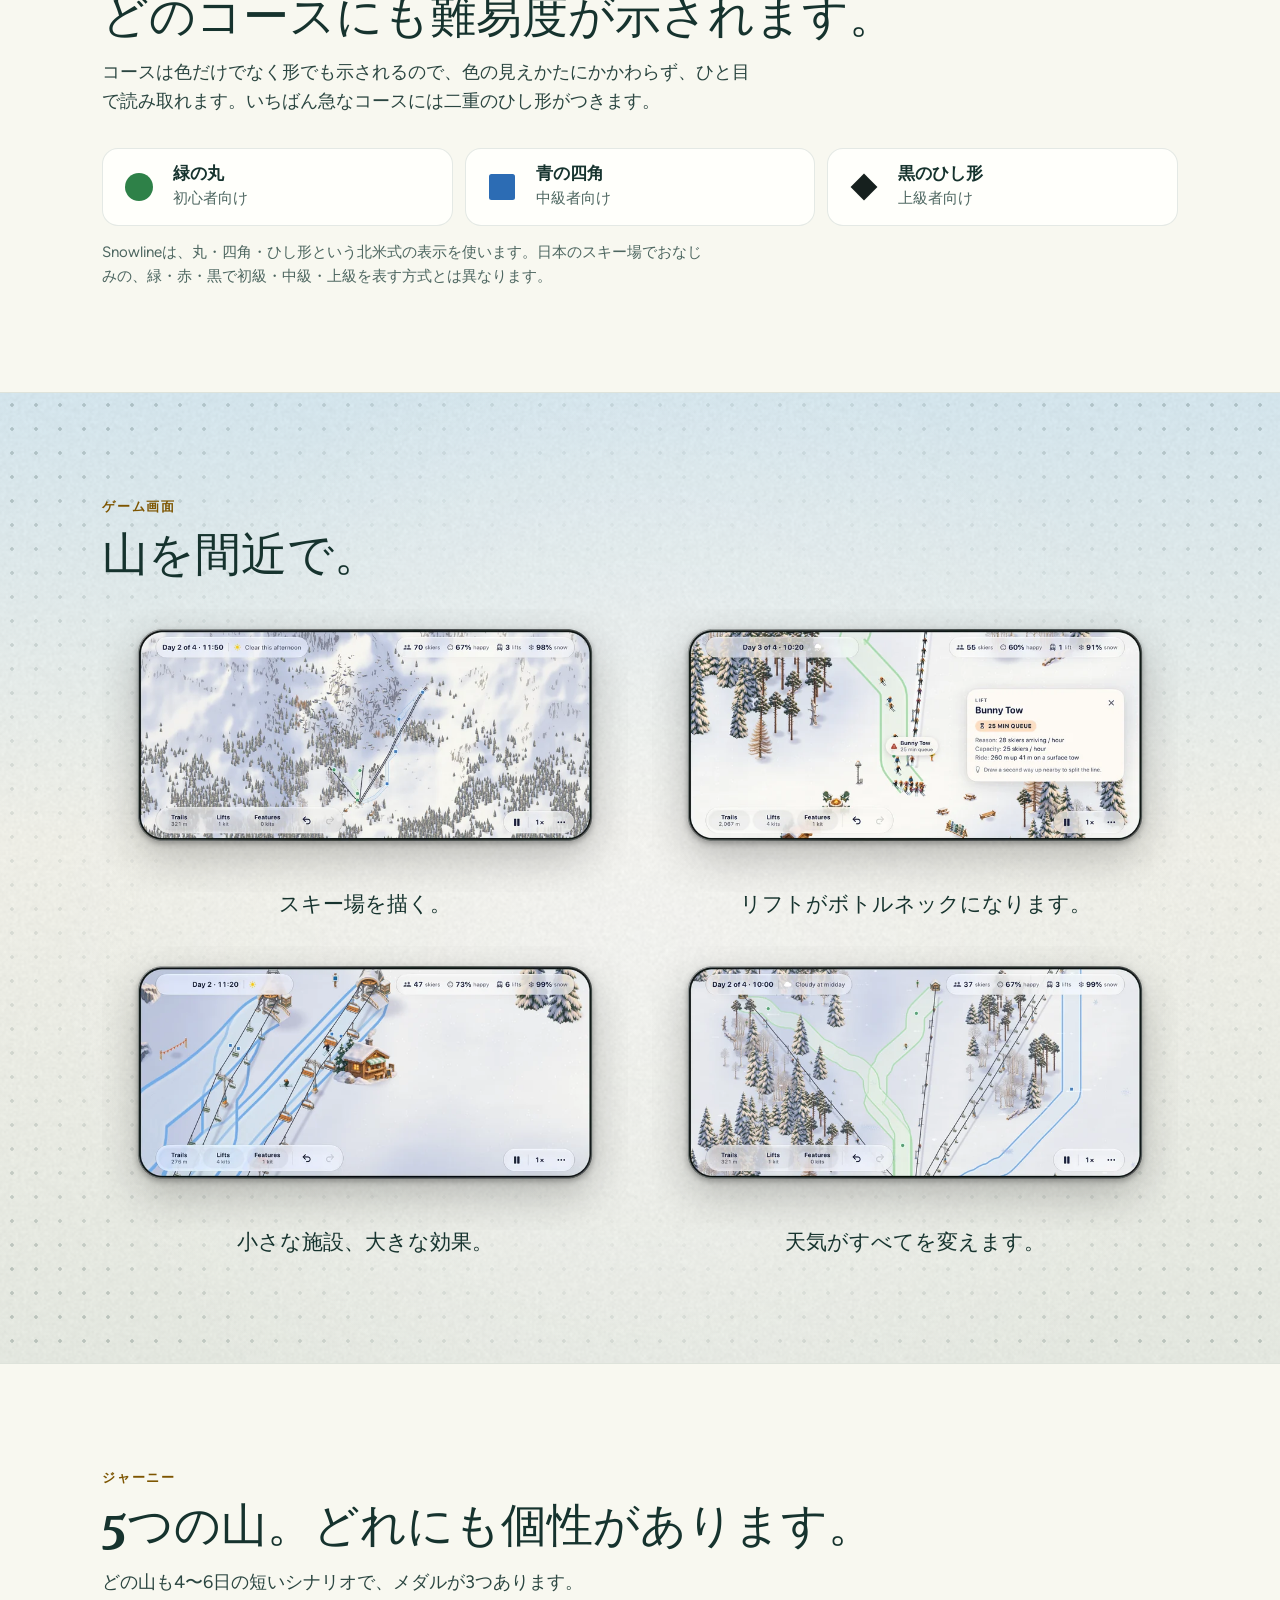
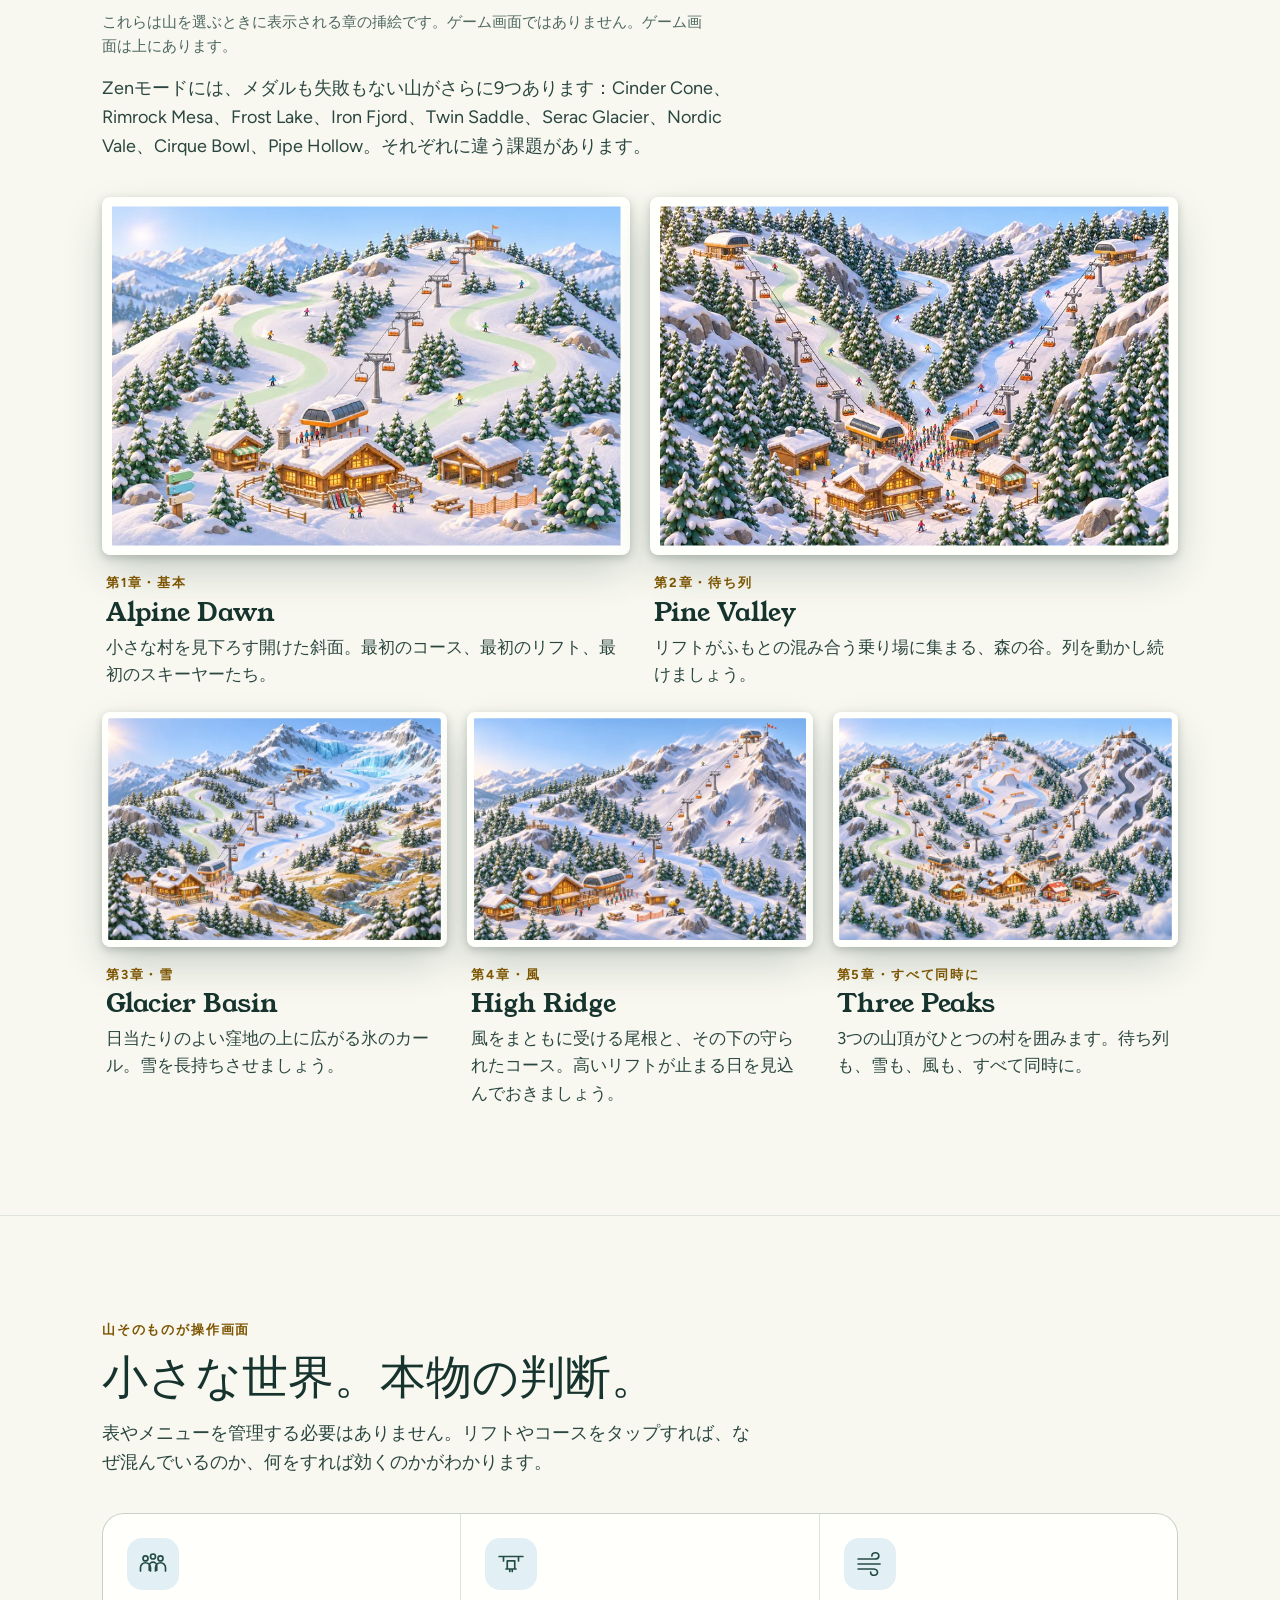
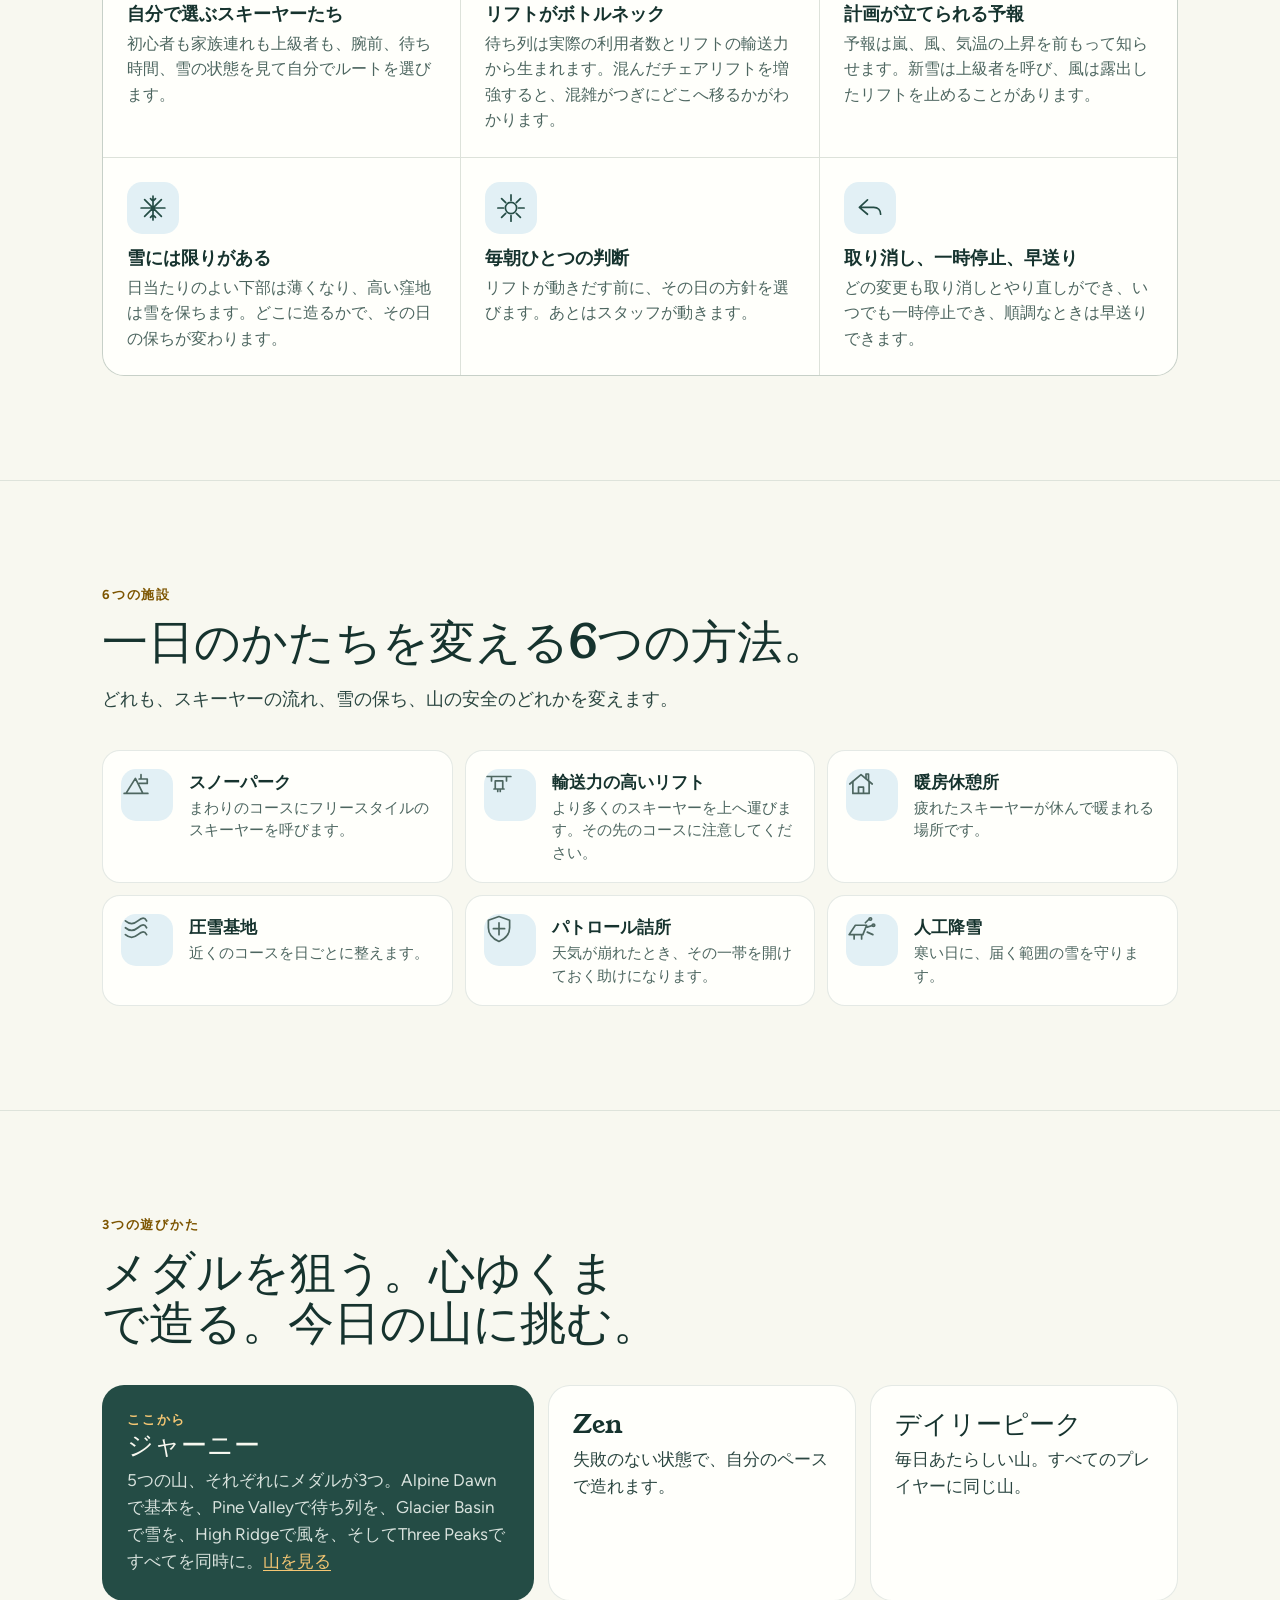
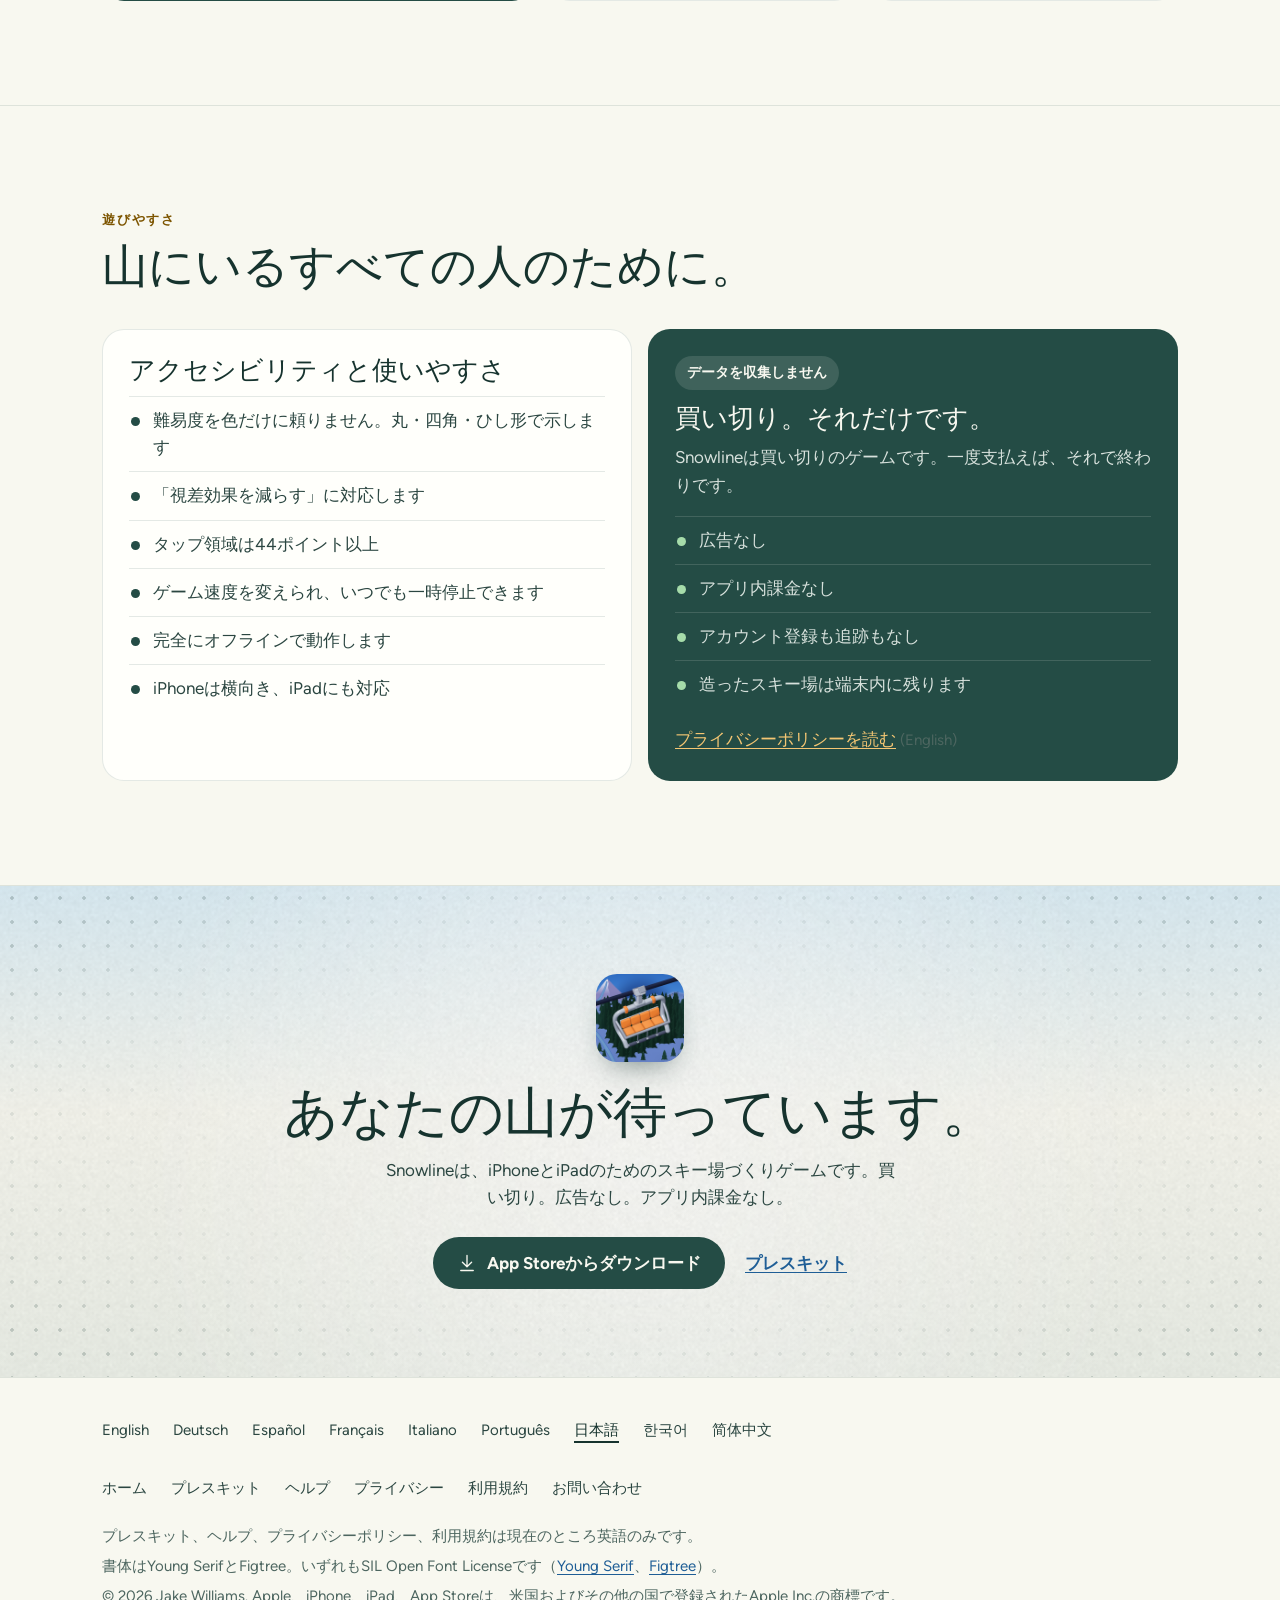
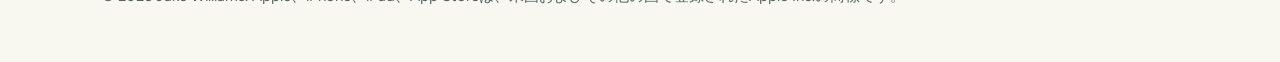
<file: index.ja.html>
<!DOCTYPE html>
<html lang="ja">
<head>
<meta charset="UTF-8">
<meta name="viewport" content="width=device-width, initial-scale=1">
<title>Snowline: スキー場経営 – iPhone・iPad向けのスキー場づくりゲーム</title>
<meta name="description" content="Snowlineは、iPhoneとiPadのためのスキー場づくりゲームです。小さな雪山にコースとリフトを描くと、小さなスキーヤーたちが滑りはじめます。買い切り。広告なし。アプリ内課金なし。">
<meta name="color-scheme" content="light dark">
<meta name="theme-color" content="#F8F8F0" media="(prefers-color-scheme: light)">
<meta name="theme-color" content="#0E1C1A" media="(prefers-color-scheme: dark)">
<!-- appmeta:start --><meta name="apple-itunes-app" content="app-id=6834599728"><!-- appmeta:end -->
<link rel="canonical" href="https://jakeintech.github.io/snowline-site/index.ja.html">
<link rel="alternate" hreflang="en" href="https://jakeintech.github.io/snowline-site/">
<link rel="alternate" hreflang="de" href="https://jakeintech.github.io/snowline-site/index.de.html">
<link rel="alternate" hreflang="es" href="https://jakeintech.github.io/snowline-site/index.es.html">
<link rel="alternate" hreflang="fr" href="https://jakeintech.github.io/snowline-site/index.fr.html">
<link rel="alternate" hreflang="it" href="https://jakeintech.github.io/snowline-site/index.it.html">
<link rel="alternate" hreflang="ja" href="https://jakeintech.github.io/snowline-site/index.ja.html">
<link rel="alternate" hreflang="ko" href="https://jakeintech.github.io/snowline-site/index.ko.html">
<link rel="alternate" hreflang="pt-BR" href="https://jakeintech.github.io/snowline-site/index.pt.html">
<link rel="alternate" hreflang="zh-Hans" href="https://jakeintech.github.io/snowline-site/index.zh.html">
<link rel="alternate" hreflang="x-default" href="https://jakeintech.github.io/snowline-site/">
<link rel="icon" type="image/png" href="assets/img/favicon.png">
<link rel="apple-touch-icon" href="assets/img/apple-touch-icon.png">
<meta property="og:type" content="website">
<meta property="og:site_name" content="Snowline">
<meta property="og:locale" content="ja_JP">
<meta property="og:locale:alternate" content="en_US">
<meta property="og:locale:alternate" content="de_DE">
<meta property="og:locale:alternate" content="es_ES">
<meta property="og:locale:alternate" content="fr_FR">
<meta property="og:title" content="Snowline: 小さな山、無数の可能性">
<meta property="og:description" content="iPhoneとiPadのためのスキー場づくりゲーム。コースを描いて、滑るのを眺める。">
<meta property="og:url" content="https://jakeintech.github.io/snowline-site/index.ja.html">
<meta property="og:image" content="https://jakeintech.github.io/snowline-site/assets/img/og.png">
<meta property="og:image:width" content="1200">
<meta property="og:image:height" content="630">
<meta property="og:image:alt" content="Snowline. 小さな山。無数の可能性。">
<meta name="twitter:card" content="summary_large_image">
<meta name="twitter:title" content="Snowline: 小さな山、無数の可能性">
<meta name="twitter:description" content="iPhoneとiPadのためのスキー場づくりゲーム。コースを描いて、滑るのを眺める。">
<meta name="twitter:image" content="https://jakeintech.github.io/snowline-site/assets/img/og.png">
<meta name="twitter:image:alt" content="Snowline. 小さな山。無数の可能性。">
<link rel="preload" href="assets/fonts/young-serif-400.woff2" as="font" type="font/woff2" crossorigin>
<link rel="preload" href="assets/fonts/figtree-var.woff2" as="font" type="font/woff2" crossorigin>
<link rel="stylesheet" href="assets/site.css">
<!-- ld:start -->
<script type="application/ld+json">
{
  "@context": "https://schema.org",
  "@type": "VideoGame",
  "name": "Snowline: スキー場経営",
  "alternateName": "Snowline",
  "description": "小さな雪山にスキー場を描いて、動きだすところを眺めるゲームです。コースは下へ、リフトは上へ。小さなスキーヤーたちが自分でコースを選び、列に並び、リフトに乗り、滑り降りていきます。どこかが詰まるとゲームがその場所を教えてくれて、ひとつの手直しが一日を救うこともあります。",
  "inLanguage": "ja",
  "genre": [
    "シミュレーション",
    "ストラテジー"
  ],
  "gamePlatform": [
    "iPhone",
    "iPad"
  ],
  "operatingSystem": "iOS 18以降",
  "applicationCategory": "GameApplication",
  "playMode": "SinglePlayer",
  "url": "https://jakeintech.github.io/snowline-site/index.ja.html",
  "image": "https://jakeintech.github.io/snowline-site/assets/img/icon-512.png",
  "downloadUrl": "https://apps.apple.com/jp/app/id6834599728",
  "author": {
    "@type": "Person",
    "name": "Jake Williams"
  }
}
</script>
<!-- ld:end -->
</head>
<body>
<a class="skip" href="#main">本文へ移動</a>

<header class="wrap site-head">
  <a class="brand" href="index.ja.html" aria-label="Snowline ホーム">
    <img src="assets/img/icon-192.png" alt="" width="32" height="32">
    Snowline
  </a>
  <nav class="site-nav" aria-label="サイト">
    <a href="#mountains">山</a>
    <a href="press.html" hreflang="en">プレス</a>
    <a href="support.html" hreflang="en">ヘルプ</a>
    <a href="#languages">日本語</a>
  </nav>
</header>

<main id="main">

<section class="hero stage" aria-labelledby="hero-title">
  <div class="wrap hero-grid">
    <div>
      <img class="hero-icon" src="assets/img/icon-192.png" width="76" height="76" alt="Snowlineのアプリアイコン。針葉樹の茂る山頂に、アイボリー色のS字のコースと琥珀色のゴンドラ。背景は氷河のような青い空。">
      <p class="tag">iPhoneとiPadのためのスキー場づくりゲーム</p>
      <h1 id="hero-title"><span class="line">小さな山。</span> <span class="line">無数の可能性。</span></h1>
      <!-- promo:start -->
      <p class="lede">コースとリフトを描くと、小さなスキーヤーたちが列に並び、ターンを刻み、新雪を追いかけます。買い切り。広告なし。<span class="nb">アプリ内課金なし</span>。</p>
      <!-- promo:end -->
      <div class="hero-cta">
        <!-- store-cta:start --><a class="btn store" href="https://apps.apple.com/jp/app/id6834599728"><svg viewBox="0 0 48 48" fill="none" stroke="currentColor" stroke-width="3.2" stroke-linecap="round" stroke-linejoin="round" aria-hidden="true" focusable="false"><path d="M24 6v26M13 22l11 11 11-11M9 42h30"/></svg>App Storeからダウンロード</a><!-- store-cta:end -->
        <a href="#how">遊びかたを見る</a>
      </div>
      <p class="fine">買い切り、広告なし、アプリ内課金なし、アカウント登録なし。完全にオフラインで動作します。iOS 18以降。</p>
    </div>
    <figure class="art prints">
      <div class="stack">
        <img class="print back" src="assets/img/art/pine-valley-768.webp" srcset="assets/img/art/pine-valley-768.webp 768w, assets/img/art/pine-valley-1536.webp 1536w" sizes="(min-width: 1140px) 360px, (min-width: 960px) 34vw, 66vw" width="1536" height="1024" alt="">
        <img class="print front" src="assets/img/art/alpine-dawn-1536.webp" srcset="assets/img/art/alpine-dawn-768.webp 768w, assets/img/art/alpine-dawn-1536.webp 1536w" sizes="(min-width: 1140px) 500px, (min-width: 960px) 46vw, 92vw" width="1536" height="1024" fetchpriority="high" alt="朝の小さなスキー山を描いた絵。雪の積もった村に木造の山小屋とリフト乗り場があり、針葉樹のあいだをチェアリフトが登り、淡い緑のコースが谷へ曲がりくねって下りている。">
      </div>
      <figcaption>手前がAlpine Dawn、奥がPine Valley。ジャーニーの章の挿絵で、ゲーム画面ではありません。</figcaption>
    </figure>
  </div>
</section>

<section class="section" id="how" aria-labelledby="how-title">
  <div class="wrap">
    <p class="tag">遊びかた</p>
    <h2 id="how-title">コースを描く。滑るのを眺める。</h2>
    <p class="intro">ひと筆で山が動きだします。あなたが描くのはコースとリフトだけ。スキーヤーも、天気も、待ち列も、あとは勝手に応えます。</p>
    <ol class="steps">
      <li>
        <span class="ico"><svg viewBox="0 0 48 48" fill="none" stroke="currentColor" stroke-width="2.7" stroke-linecap="round" stroke-linejoin="round" aria-hidden="true" focusable="false"><path d="M9 40 C11 28 32 29 26 17 S32 8 40 8"/><circle cx="9" cy="40" r="3"/><circle cx="40" cy="8" r="3"/></svg></span>
        <span class="n">1</span>
        <h3>コースを描く</h3>
        <p>地形の上を指で下へなぞるだけ。斜度は地形で決まります。急斜面を横切れば緩やかなコースに、まっすぐ落とせば上級コースになります。</p>
      </li>
      <li>
        <span class="ico"><svg viewBox="0 0 48 48" fill="none" stroke="currentColor" stroke-width="2.7" stroke-linecap="round" stroke-linejoin="round" aria-hidden="true" focusable="false"><path d="M5 12H43M12 12v7m24-7v7M18 19h12v13H18zM16 32h16M22 32v4m4-4v4"/></svg></span>
        <span class="n">2</span>
        <h3>リフトを動かす</h3>
        <p>コースはスキーヤーを下へ、リフトは上へ運びます。待ち列が生まれるのはリフトです。まずは小さなリフトから始め、尾根にチェアリフトを架け、山頂へゴンドラを送りましょう。</p>
      </li>
      <li>
        <span class="ico"><svg viewBox="0 0 48 48" fill="none" stroke="currentColor" stroke-width="2.7" stroke-linecap="round" stroke-linejoin="round" aria-hidden="true" focusable="false"><circle cx="12" cy="15" r="4"/><circle cx="24" cy="12" r="4"/><circle cx="36" cy="15" r="4"/><path d="M4 35v-5a8 8 0 0 1 16 0v5m-2-1v-7a6 6 0 0 1 12 0v7m-2 1v-5a8 8 0 0 1 16 0v5"/></svg></span>
        <span class="n">3</span>
        <h3>滑るのを眺める</h3>
        <p>初心者、家族連れ、のんびり派、上級者、冒険派が、それぞれ自分に合うコースを選び、列に並び、新雪を追い、疲れたら帰っていきます。どこかが詰まると、ゲームがその場所を教えてくれます。</p>
      </li>
    </ol>
  </div>
</section>

<section class="section" id="terrain" aria-labelledby="terrain-title">
  <div class="wrap">
    <p class="tag">地形が決める</p>
    <h2 id="terrain-title">どのコースにも難易度が示されます。</h2>
    <p class="intro">コースは色だけでなく形でも示されるので、色の見えかたにかかわらず、ひと目で読み取れます。いちばん急なコースには二重のひし形がつきます。</p>
    <ul class="markers">
      <li><svg viewBox="0 0 36 36" aria-hidden="true" focusable="false"><circle class="mk-green" cx="18" cy="18" r="14"/></svg><div><b>緑の丸</b><span>初心者向け</span></div></li>
      <li><svg viewBox="0 0 36 36" aria-hidden="true" focusable="false"><rect class="mk-blue" x="5" y="5" width="26" height="26" rx="2.5"/></svg><div><b>青の四角</b><span>中級者向け</span></div></li>
      <li><svg viewBox="0 0 36 36" aria-hidden="true" focusable="false"><rect class="mk-black" x="8.5" y="8.5" width="19" height="19" transform="rotate(45 18 18)"/></svg><div><b>黒のひし形</b><span>上級者向け</span></div></li>
    </ul>
    <p class="note">Snowlineは、丸・四角・ひし形という北米式の表示を使います。日本のスキー場でおなじみの、緑・赤・黒で初級・中級・上級を表す方式とは異なります。</p>
  </div>
</section>

<section class="section stage" id="screenshots" aria-labelledby="screenshots-title">
  <div class="wrap">
    <p class="tag">ゲーム画面</p>
    <h2 id="screenshots-title">山を間近で。</h2>
    <ul class="shots">
      <li><figure><img src="assets/img/shots/01-overview-small.webp" srcset="assets/img/shots/01-overview-small.webp 879w, assets/img/shots/01-overview.webp 1759w" sizes="(min-width: 960px) 50vw, 100vw" width="1759" height="949" alt="コース、リフト、スキーヤーがそろったSnowlineのスキー場全体。"><figcaption>スキー場を描く。</figcaption></figure></li>
      <li><figure><img src="assets/img/shots/02-queue-small.webp" srcset="assets/img/shots/02-queue-small.webp 879w, assets/img/shots/02-queue.webp 1759w" sizes="(min-width: 960px) 50vw, 100vw" width="1759" height="949" loading="lazy" alt="混み合うリフトのふもと乗り場に並ぶスキーヤーたち。"><figcaption>リフトがボトルネックになります。</figcaption></figure></li>
      <li><figure><img src="assets/img/shots/03-features-small.webp" srcset="assets/img/shots/03-features-small.webp 879w, assets/img/shots/03-features.webp 1759w" sizes="(min-width: 960px) 50vw, 100vw" width="1759" height="949" loading="lazy" alt="施設の拡大図。スキーヤーを乗せた2本のチェアリフトの横に暖房休憩所がある。"><figcaption>小さな施設、大きな効果。</figcaption></figure></li>
      <li><figure><img src="assets/img/shots/04-snowfall-small.webp" srcset="assets/img/shots/04-snowfall-small.webp 879w, assets/img/shots/04-snowfall.webp 1759w" sizes="(min-width: 960px) 50vw, 100vw" width="1759" height="949" loading="lazy" alt="スキー場に降る雪。"><figcaption>天気がすべてを変えます。</figcaption></figure></li>
    </ul>
  </div>
</section>

<section class="section" id="mountains" aria-labelledby="mountains-title">
  <div class="wrap">
    <p class="tag">ジャーニー</p>
    <h2 id="mountains-title">5つの山。どれにも個性があります。</h2>
    <p class="intro">どの山も4〜6日の短いシナリオで、メダルが3つあります。</p>
    <p class="note">これらは山を選ぶときに表示される章の挿絵です。ゲーム画面ではありません。ゲーム画面は上にあります。</p>
    <!-- new-mountains:start --><p class="intro">Zenモードには、メダルも失敗もない山がさらに9つあります：Cinder Cone、Rimrock Mesa、Frost Lake、Iron Fjord、Twin Saddle、Serac Glacier、Nordic Vale、Cirque Bowl、Pipe Hollow。それぞれに違う課題があります。</p><!-- new-mountains:end -->
    <ul class="peaks">
      <li class="peak">
        <img class="print" src="assets/img/art/alpine-dawn-768.webp" srcset="assets/img/art/alpine-dawn-768.webp 768w, assets/img/art/alpine-dawn-1536.webp 1536w" sizes="(min-width: 720px) 50vw, 100vw" width="1536" height="1024" loading="lazy" alt="朝の小さな山を描いた絵。雪の積もった村に木造の山小屋とリフト乗り場があり、針葉樹のあいだをチェアリフトが登り、淡い緑のコースが谷へ曲がりくねって下りている。">
        <div class="body">
          <p class="n">第1章・基本</p>
          <h3>Alpine Dawn</h3>
          <p>小さな村を見下ろす開けた斜面。最初のコース、最初のリフト、最初のスキーヤーたち。</p>
        </div>
      </li>
      <li class="peak">
        <img class="print" src="assets/img/art/pine-valley-768.webp" srcset="assets/img/art/pine-valley-768.webp 768w, assets/img/art/pine-valley-1536.webp 1536w" sizes="(min-width: 720px) 50vw, 100vw" width="1536" height="1024" loading="lazy" alt="森に囲まれた谷を描いた絵。小さなスキーヤーの人だかりが待つふもとの乗り場から、左右にチェアリフトが登っていく。">
        <div class="body">
          <p class="n">第2章・待ち列</p>
          <h3>Pine Valley</h3>
          <p>リフトがふもとの混み合う乗り場に集まる、森の谷。列を動かし続けましょう。</p>
        </div>
      </li>
      <li class="peak">
        <img class="print" src="assets/img/art/glacier-basin-768.webp" srcset="assets/img/art/glacier-basin-768.webp 768w, assets/img/art/glacier-basin-1536.webp 1536w" sizes="(min-width: 960px) 33vw, (min-width: 720px) 50vw, 100vw" width="1536" height="1024" loading="lazy" alt="高所のカールを描いた絵。上部には氷青色のセラック、その下にチェアリフトと曲がりくねったコース、さらに下には日当たりのよい窪地があり、小川のそばで雪が薄れて草地が見えている。">
        <div class="body">
          <p class="n">第3章・雪</p>
          <h3>Glacier Basin</h3>
          <p>日当たりのよい窪地の上に広がる氷のカール。雪を長持ちさせましょう。</p>
        </div>
      </li>
      <li class="peak">
        <img class="print" src="assets/img/art/high-ridge-768.webp" srcset="assets/img/art/high-ridge-768.webp 768w, assets/img/art/high-ridge-1536.webp 1536w" sizes="(min-width: 960px) 33vw, (min-width: 720px) 50vw, 100vw" width="1536" height="1024" loading="lazy" alt="急峻な岩尾根を描いた絵。山頂では雪が風に舞い、上の駅までチェアリフトが伸び、下方では守られた樹林帯をコースが曲がりくねっている。">
        <div class="body">
          <p class="n">第4章・風</p>
          <h3>High Ridge</h3>
          <p>風をまともに受ける尾根と、その下の守られたコース。高いリフトが止まる日を見込んでおきましょう。</p>
        </div>
      </li>
      <li class="peak">
        <img class="print" src="assets/img/art/three-peaks-768.webp" srcset="assets/img/art/three-peaks-768.webp 768w, assets/img/art/three-peaks-1536.webp 1536w" sizes="(min-width: 960px) 33vw, (min-width: 720px) 50vw, 100vw" width="1536" height="1024" loading="lazy" alt="村を囲む3つの雪山を描いた絵。チェアリフトとゴンドラがあり、あいだにはジャンプ台の並ぶスノーパーク、それぞれの山頂からコースが曲がりくねって下りている。">
        <div class="body">
          <p class="n">第5章・すべて同時に</p>
          <h3>Three Peaks</h3>
          <p>3つの山頂がひとつの村を囲みます。待ち列も、雪も、風も、すべて同時に。</p>
        </div>
      </li>
    </ul>
  </div>
</section>

<section class="section" id="features" aria-labelledby="features-title">
  <div class="wrap">
    <p class="tag">山そのものが操作画面</p>
    <h2 id="features-title">小さな世界。本物の判断。</h2>
    <p class="intro">表やメニューを管理する必要はありません。リフトやコースをタップすれば、なぜ混んでいるのか、何をすれば効くのかがわかります。</p>
    <div class="grid">
      <div>
        <span class="ico"><svg viewBox="0 0 48 48" fill="none" stroke="currentColor" stroke-width="2.7" stroke-linecap="round" stroke-linejoin="round" aria-hidden="true" focusable="false"><circle cx="12" cy="15" r="4"/><circle cx="24" cy="12" r="4"/><circle cx="36" cy="15" r="4"/><path d="M4 35v-5a8 8 0 0 1 16 0v5m-2-1v-7a6 6 0 0 1 12 0v7m-2 1v-5a8 8 0 0 1 16 0v5"/></svg></span>
        <h3>自分で選ぶスキーヤーたち</h3>
        <p>初心者も家族連れも上級者も、腕前、待ち時間、雪の状態を見て自分でルートを選びます。</p>
      </div>
      <div>
        <span class="ico"><svg viewBox="0 0 48 48" fill="none" stroke="currentColor" stroke-width="2.7" stroke-linecap="round" stroke-linejoin="round" aria-hidden="true" focusable="false"><path d="M5 12H43M12 12v7m24-7v7M18 19h12v13H18zM16 32h16M22 32v4m4-4v4"/></svg></span>
        <h3>リフトがボトルネック</h3>
        <p>待ち列は実際の利用者数とリフトの輸送力から生まれます。混んだチェアリフトを増強すると、混雑がつぎにどこへ移るかがわかります。</p>
      </div>
      <div>
        <span class="ico"><svg viewBox="0 0 48 48" fill="none" stroke="currentColor" stroke-width="2.7" stroke-linecap="round" stroke-linejoin="round" aria-hidden="true" focusable="false"><path d="M5 16h27c8 0 8-10 1-10-4 0-6 2-6 5M5 24h35M5 32h24c9 0 9 10 2 10-4 0-6-2-6-5"/></svg></span>
        <h3>計画が立てられる予報</h3>
        <p>予報は嵐、風、気温の上昇を前もって知らせます。新雪は上級者を呼び、風は露出したリフトを止めることがあります。</p>
      </div>
      <div>
        <span class="ico"><svg viewBox="0 0 48 48" fill="none" stroke="currentColor" stroke-width="2.7" stroke-linecap="round" stroke-linejoin="round" aria-hidden="true" focusable="false"><path d="M24 5v38M5 24h38M10.6 10.6l26.8 26.8M37.4 10.6 10.6 37.4M20 9l4 4 4-4M20 39l4-4 4 4"/></svg></span>
        <h3>雪には限りがある</h3>
        <p>日当たりのよい下部は薄くなり、高い窪地は雪を保ちます。どこに造るかで、その日の保ちが変わります。</p>
      </div>
      <div>
        <span class="ico"><svg viewBox="0 0 48 48" fill="none" stroke="currentColor" stroke-width="2.7" stroke-linecap="round" stroke-linejoin="round" aria-hidden="true" focusable="false"><circle cx="24" cy="24" r="9"/><path d="M24 3v9m0 24v9M3 24h9m24 0h9M9 9l6.5 6.5m17 17L39 39M9 39l6.5-6.5m17-17L39 9"/></svg></span>
        <h3>毎朝ひとつの判断</h3>
        <p>リフトが動きだす前に、その日の方針を選びます。あとはスタッフが動きます。</p>
      </div>
      <div>
        <span class="ico"><svg viewBox="0 0 48 48" fill="none" stroke="currentColor" stroke-width="2.7" stroke-linecap="round" stroke-linejoin="round" aria-hidden="true" focusable="false"><path d="M20 11 7 23l13 11M8 23h22c7 0 11 5 11 11"/></svg></span>
        <h3>取り消し、一時停止、早送り</h3>
        <p>どの変更も取り消しとやり直しができ、いつでも一時停止でき、順調なときは早送りできます。</p>
      </div>
    </div>
  </div>
</section>

<section class="section" id="kit" aria-labelledby="kit-title">
  <div class="wrap">
    <p class="tag">6つの施設</p>
    <h2 id="kit-title">一日のかたちを変える6つの方法。</h2>
    <p class="intro">どれも、スキーヤーの流れ、雪の保ち、山の安全のどれかを変えます。</p>
    <ul class="kit">
      <li><span class="ico"><svg viewBox="0 0 48 48" fill="none" stroke="currentColor" stroke-width="2.7" stroke-linecap="round" stroke-linejoin="round" aria-hidden="true" focusable="false"><path d="M5 39h38M8 39l15-24 12 24M29 16h13v7H29M32 9v7"/></svg></span><div><b>スノーパーク</b><span>まわりのコースにフリースタイルのスキーヤーを呼びます。</span></div></li>
      <li><span class="ico"><svg viewBox="0 0 48 48" fill="none" stroke="currentColor" stroke-width="2.7" stroke-linecap="round" stroke-linejoin="round" aria-hidden="true" focusable="false"><path d="M5 12H43M12 12v7m24-7v7M18 19h12v13H18zM16 32h16M22 32v4m4-4v4"/></svg></span><div><b>輸送力の高いリフト</b><span>より多くのスキーヤーを上へ運びます。その先のコースに注意してください。</span></div></li>
      <li><span class="ico"><svg viewBox="0 0 48 48" fill="none" stroke="currentColor" stroke-width="2.7" stroke-linecap="round" stroke-linejoin="round" aria-hidden="true" focusable="false"><path d="M6 24 24 9l18 15"/><path d="M11 20v19h26V20M20 39V29h8v10M32 15V8h4v10"/></svg></span><div><b>暖房休憩所</b><span>疲れたスキーヤーが休んで暖まれる場所です。</span></div></li>
      <li><span class="ico"><svg viewBox="0 0 48 48" fill="none" stroke="currentColor" stroke-width="2.7" stroke-linecap="round" stroke-linejoin="round" aria-hidden="true" focusable="false"><path d="M7 11c7 6 13 6 20 0s11-6 14 0M7 22c7 6 13 6 20 0s11-6 14 0M7 33c7 6 13 6 20 0s11-6 14 0"/></svg></span><div><b>圧雪基地</b><span>近くのコースを日ごとに整えます。</span></div></li>
      <li><span class="ico"><svg viewBox="0 0 48 48" fill="none" stroke="currentColor" stroke-width="2.7" stroke-linecap="round" stroke-linejoin="round" aria-hidden="true" focusable="false"><path d="M24 4 41 10v12c0 12-8 18-17 22C15 40 7 34 7 22V10L24 4Z"/><path d="M24 14v19m-9-9.5h18"/></svg></span><div><b>パトロール詰所</b><span>天気が崩れたとき、その一帯を開けておく助けになります。</span></div></li>
      <li><span class="ico"><svg viewBox="0 0 48 48" fill="none" stroke="currentColor" stroke-width="2.7" stroke-linecap="round" stroke-linejoin="round" aria-hidden="true" focusable="false"><path d="M5 33h22l6-15H15L5 33Zm8 0v7m12-7v7M31 14l6-6m-3 13 9-3m-9 11 9 4"/><circle cx="39" cy="8" r="2"/><circle cx="44" cy="18" r="2"/></svg></span><div><b>人工降雪</b><span>寒い日に、届く範囲の雪を守ります。</span></div></li>
    </ul>
  </div>
</section>

<section class="section" id="modes" aria-labelledby="modes-title">
  <div class="wrap">
    <p class="tag">3つの遊びかた</p>
    <h2 id="modes-title">メダルを狙う。心ゆくまで造る。今日の山に挑む。</h2>
    <ul class="modes">
      <li class="journey">
        <p class="tag">ここから</p>
        <h3>ジャーニー</h3>
        <p>5つの山、それぞれにメダルが3つ。Alpine Dawnで基本を、Pine Valleyで待ち列を、Glacier Basinで雪を、High Ridgeで風を、そしてThree Peaksですべてを同時に。<a href="#mountains">山を見る</a></p>
      </li>
      <li>
        <h3>Zen</h3>
        <p>失敗のない状態で、自分のペースで造れます。</p>
      </li>
      <li>
        <h3>デイリーピーク</h3>
        <p>毎日あたらしい山。すべてのプレイヤーに同じ山。</p>
      </li>
    </ul>
  </div>
</section>

<section class="section" id="comfort" aria-labelledby="comfort-title">
  <div class="wrap">
    <p class="tag">遊びやすさ</p>
    <h2 id="comfort-title">山にいるすべての人のために。</h2>
    <div class="split">
      <div class="panel">
        <h3>アクセシビリティと使いやすさ</h3>
        <ul>
          <li>難易度を色だけに頼りません。丸・四角・ひし形で示します</li>
          <li>「視差効果を減らす」に対応します</li>
          <li>タップ領域は44ポイント以上</li>
          <li>ゲーム速度を変えられ、いつでも一時停止できます</li>
          <li>完全にオフラインで動作します</li>
          <li>iPhoneは横向き、iPadにも対応</li>
        </ul>
      </div>
      <div class="panel privacy">
        <span class="label">データを収集しません</span>
        <h3>買い切り。それだけです。</h3>
        <p>Snowlineは買い切りのゲームです。一度支払えば、それで終わりです。</p>
        <ul>
          <li>広告なし</li>
          <li>アプリ内課金なし</li>
          <li>アカウント登録も追跡もなし</li>
          <li>造ったスキー場は端末内に残ります</li>
        </ul>
        <p><a href="privacy-policy.html" hreflang="en">プライバシーポリシーを読む</a> <span class="fine" lang="en">(English)</span></p>
      </div>
    </div>
  </div>
</section>

<section class="closing stage" aria-labelledby="closing-title">
  <div class="wrap">
    <img src="assets/img/icon-192.png" width="88" height="88" alt="">
    <h2 id="closing-title">あなたの山が待っています。</h2>
    <p>Snowlineは、iPhoneとiPadのためのスキー場づくりゲームです。買い切り。広告なし。アプリ内課金なし。</p>
    <div class="hero-cta">
      <!-- store-cta:start --><a class="btn store" href="https://apps.apple.com/jp/app/id6834599728"><svg viewBox="0 0 48 48" fill="none" stroke="currentColor" stroke-width="3.2" stroke-linecap="round" stroke-linejoin="round" aria-hidden="true" focusable="false"><path d="M24 6v26M13 22l11 11 11-11M9 42h30"/></svg>App Storeからダウンロード</a><!-- store-cta:end -->
      <a href="press.html" hreflang="en">プレスキット</a>
    </div>
  </div>
</section>

</main>

<footer class="site-foot">
  <div class="wrap">
    <nav id="languages" aria-label="言語">
      <a href="./" hreflang="en" lang="en">English</a>
      <a href="index.de.html" hreflang="de" lang="de">Deutsch</a>
      <a href="index.es.html" hreflang="es" lang="es">Español</a>
      <a href="index.fr.html" hreflang="fr" lang="fr">Français</a>
      <a href="index.it.html" hreflang="it" lang="it">Italiano</a>
      <a href="index.pt.html" hreflang="pt-BR" lang="pt-BR">Português</a>
      <a href="index.ja.html" hreflang="ja" aria-current="true">日本語</a>
      <a href="index.ko.html" hreflang="ko" lang="ko">한국어</a>
      <a href="index.zh.html" hreflang="zh-Hans" lang="zh-Hans">简体中文</a>
    </nav>
    <nav aria-label="フッター">
      <a href="index.ja.html">ホーム</a>
      <a href="press.html" hreflang="en">プレスキット</a>
      <a href="support.html" hreflang="en">ヘルプ</a>
      <a href="privacy-policy.html" hreflang="en">プライバシー</a>
      <a href="terms-of-service.html" hreflang="en">利用規約</a>
      <a href="mailto:info@jakeawilliams.com">お問い合わせ</a>
    </nav>
    <p>プレスキット、ヘルプ、プライバシーポリシー、利用規約は現在のところ英語のみです。</p>
    <p>書体はYoung SerifとFigtree。いずれもSIL Open Font Licenseです（<a href="assets/fonts/OFL-YoungSerif.txt">Young Serif</a>、<a href="assets/fonts/OFL-Figtree.txt">Figtree</a>）。</p>
    <p>&copy; 2026 Jake Williams. Apple、iPhone、iPad、App Storeは、米国およびその他の国で登録されたApple Inc.の商標です。</p>
  </div>
</footer>
</body>
</html>
</file>
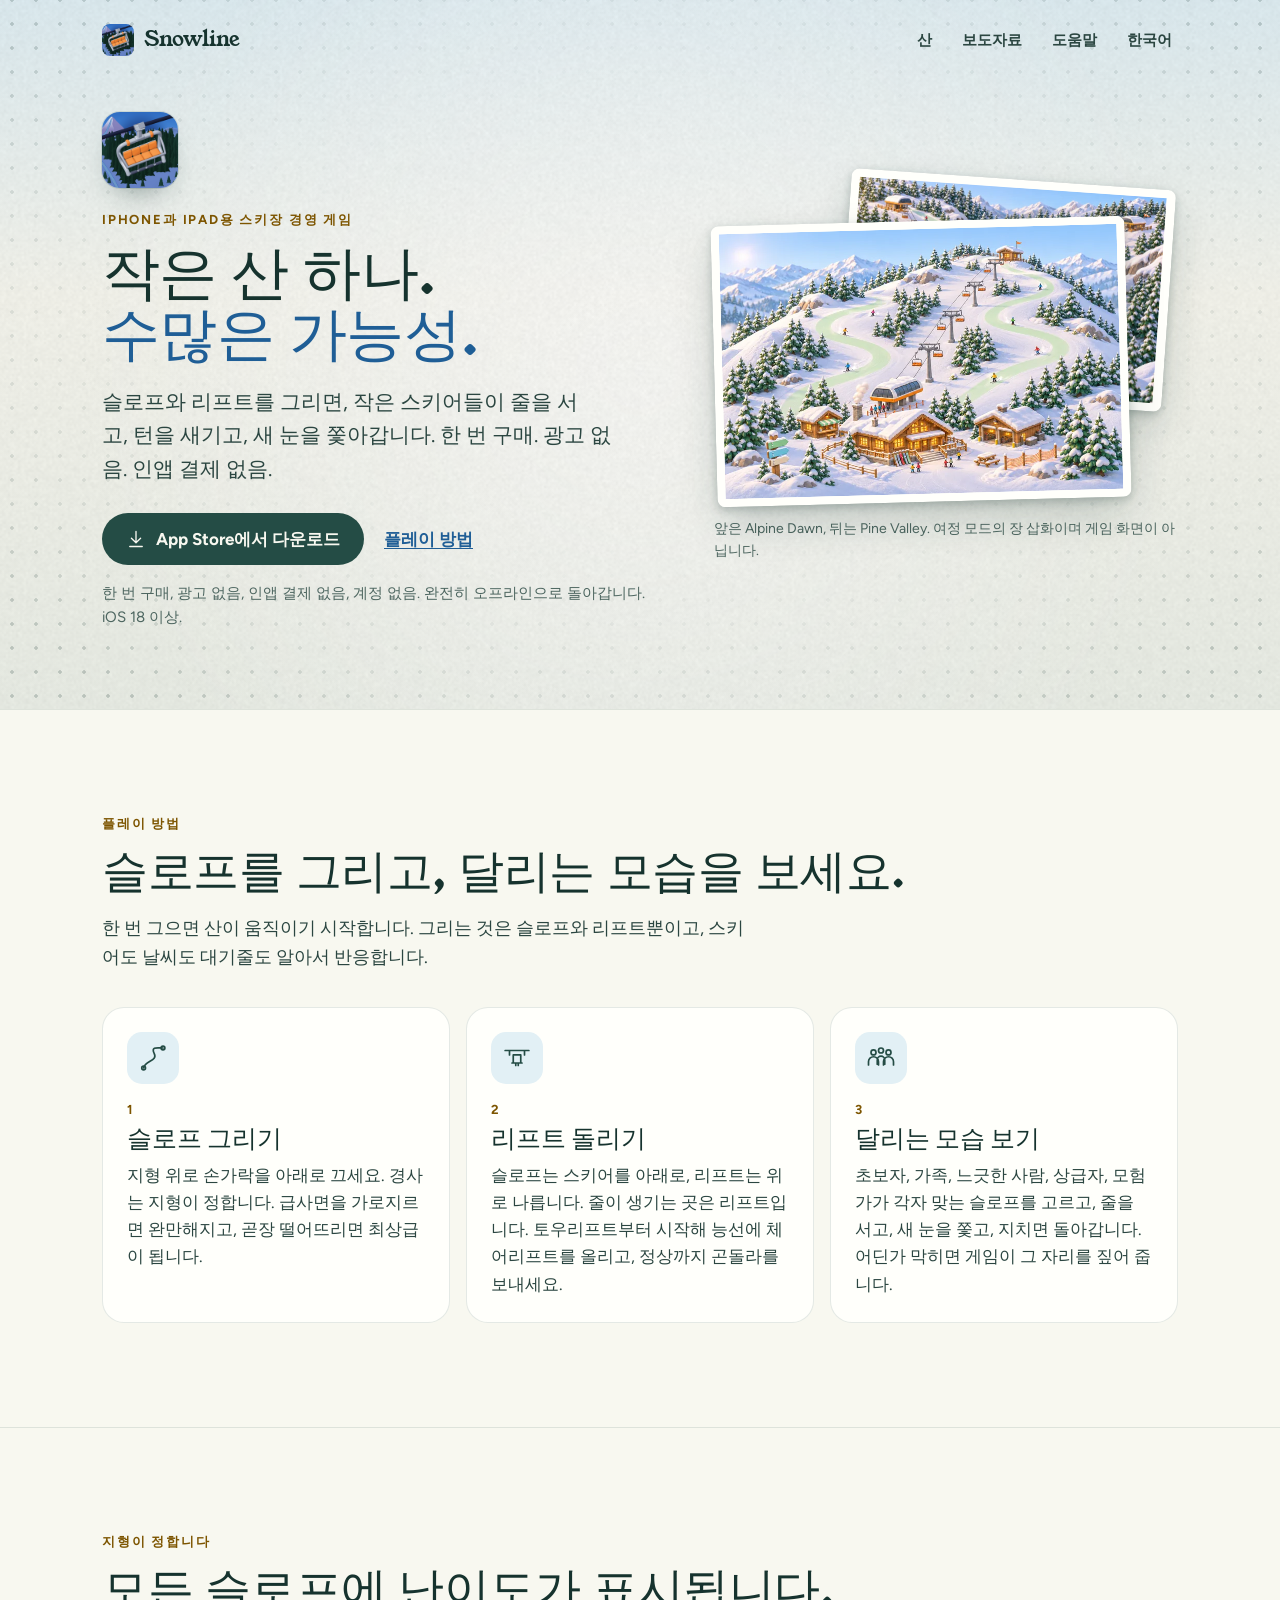
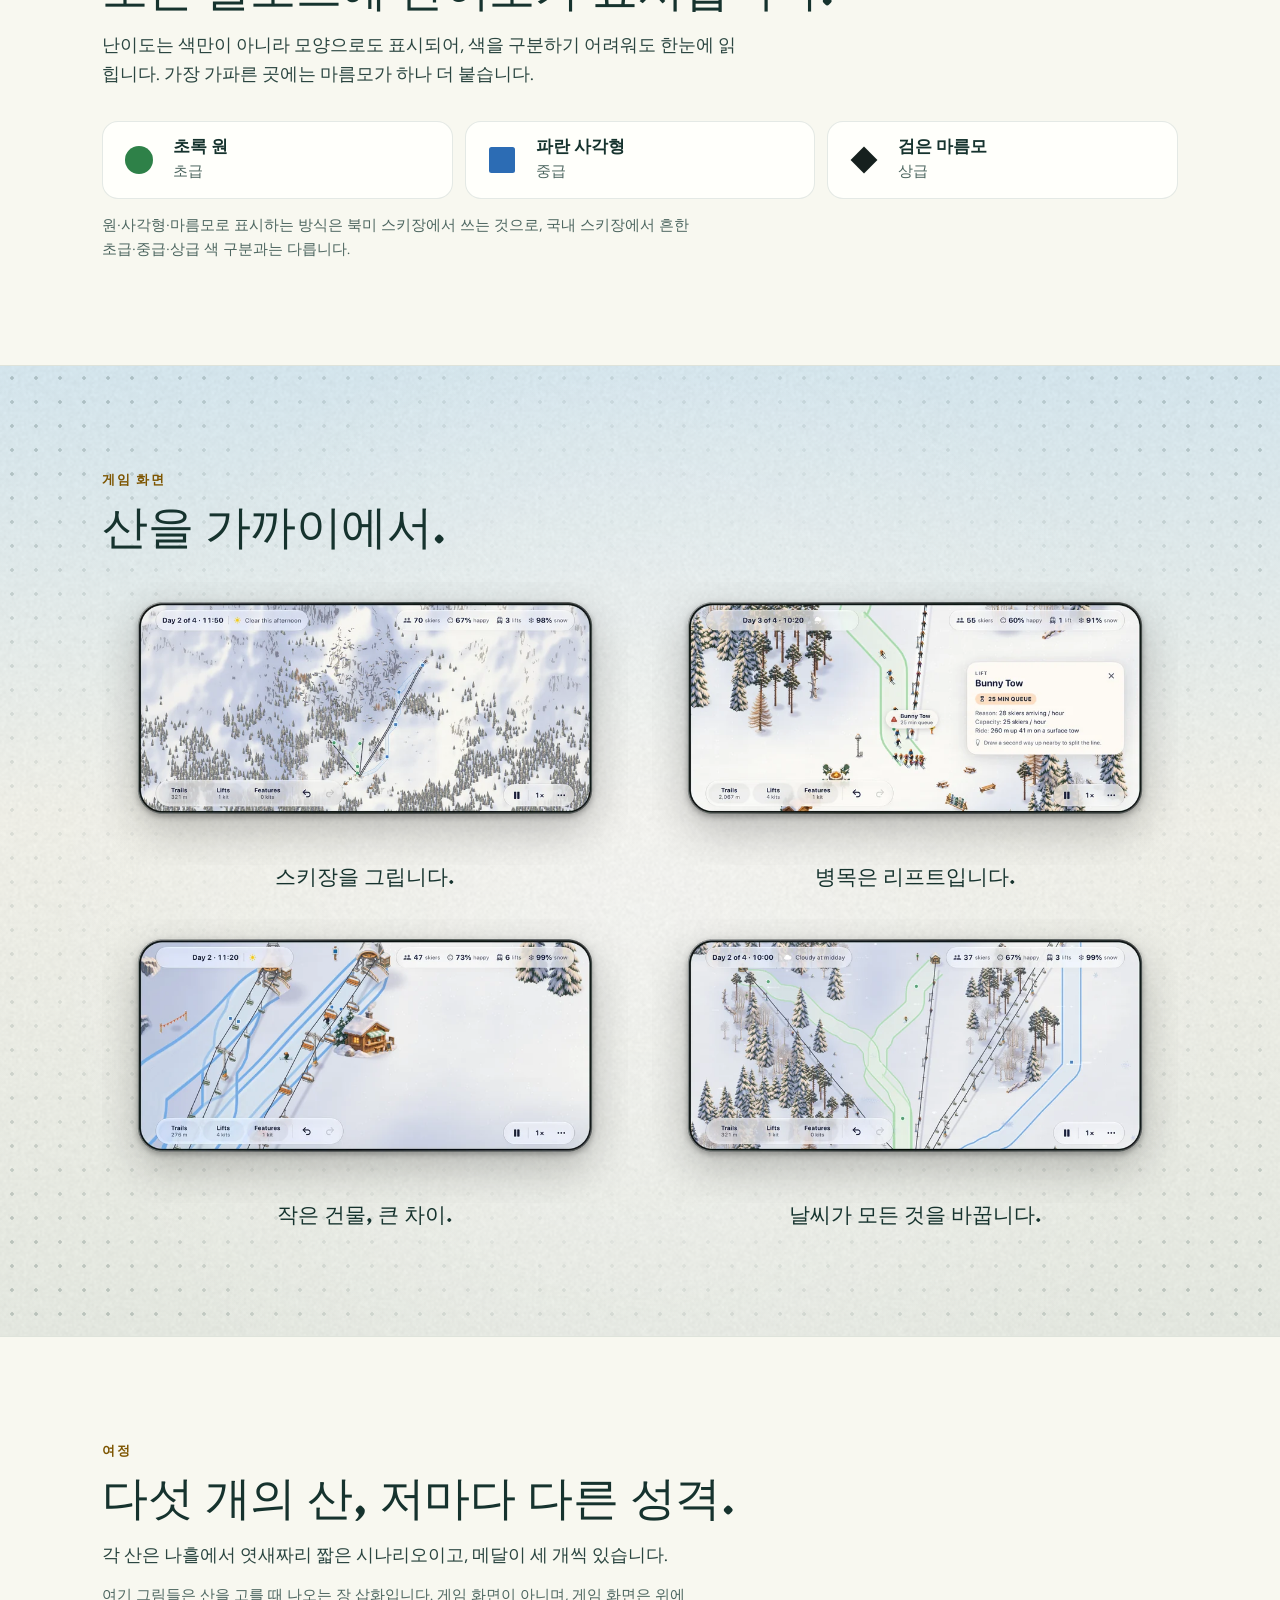
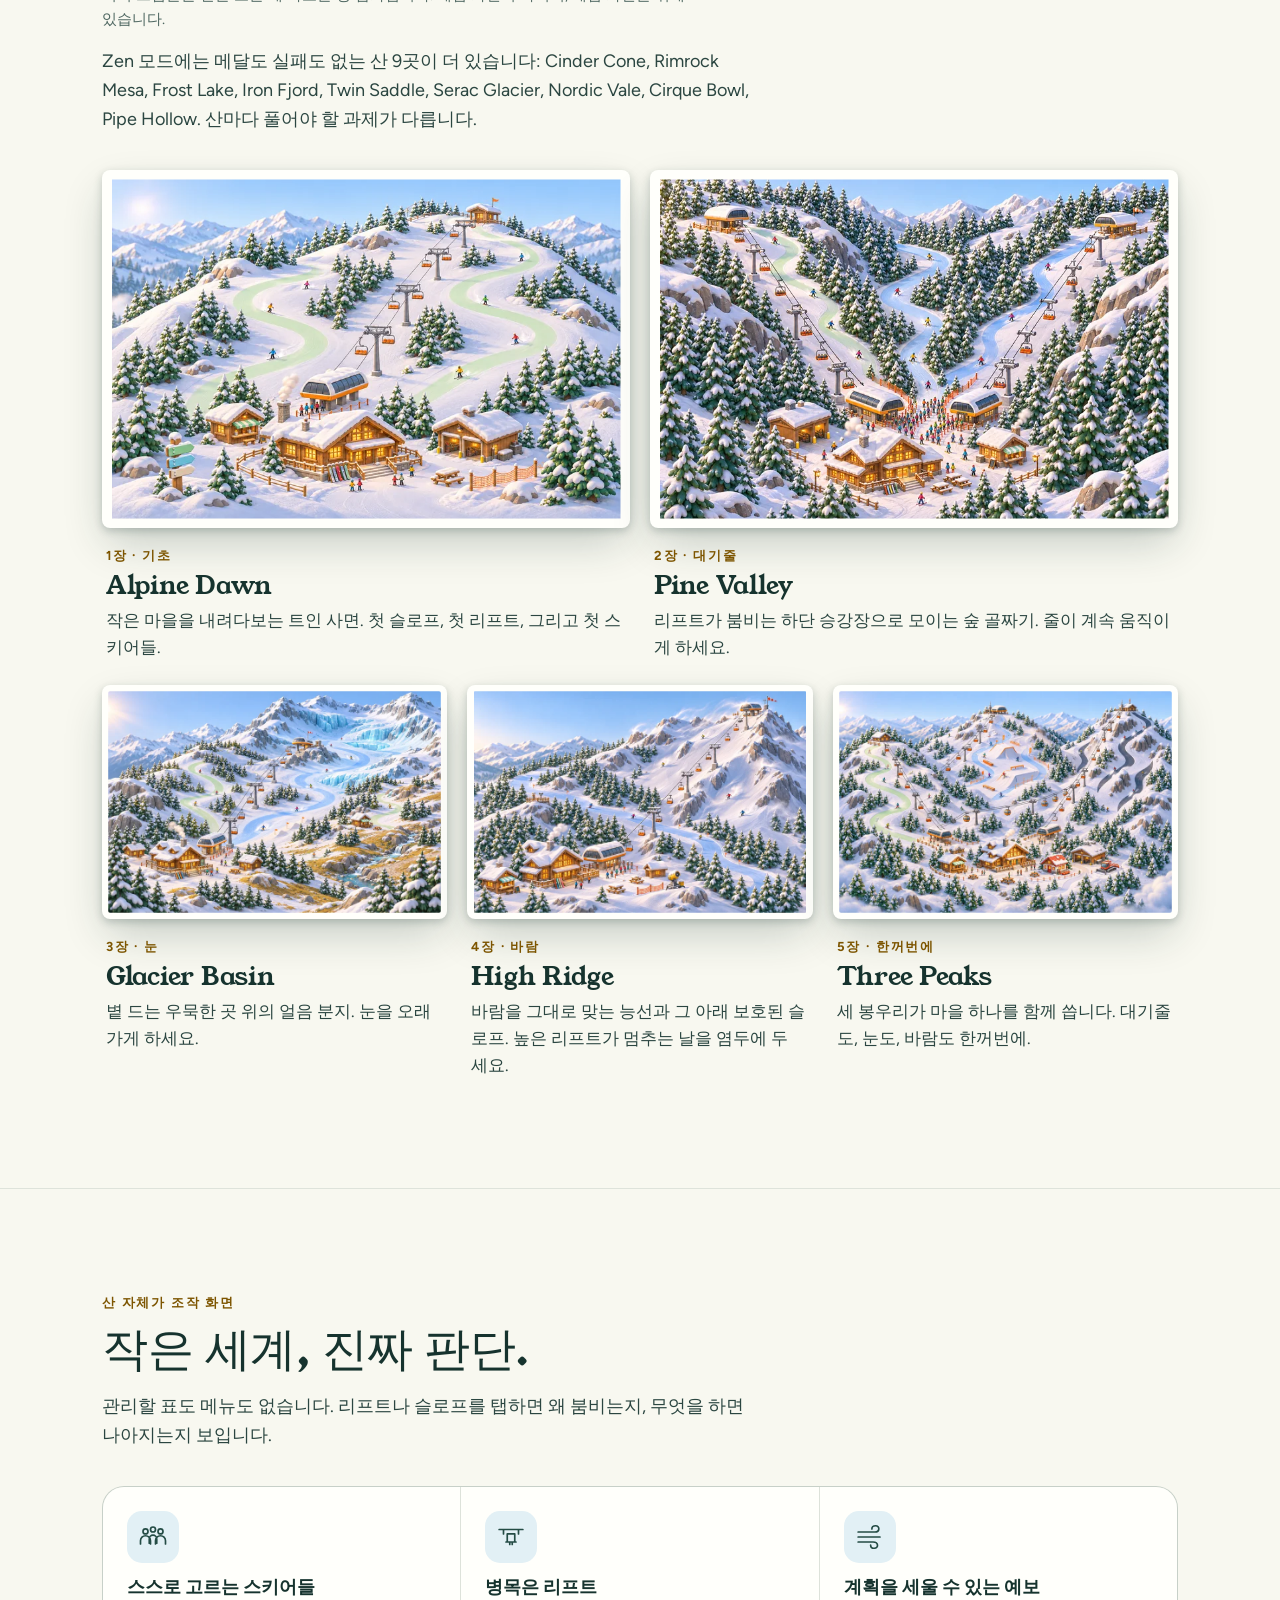
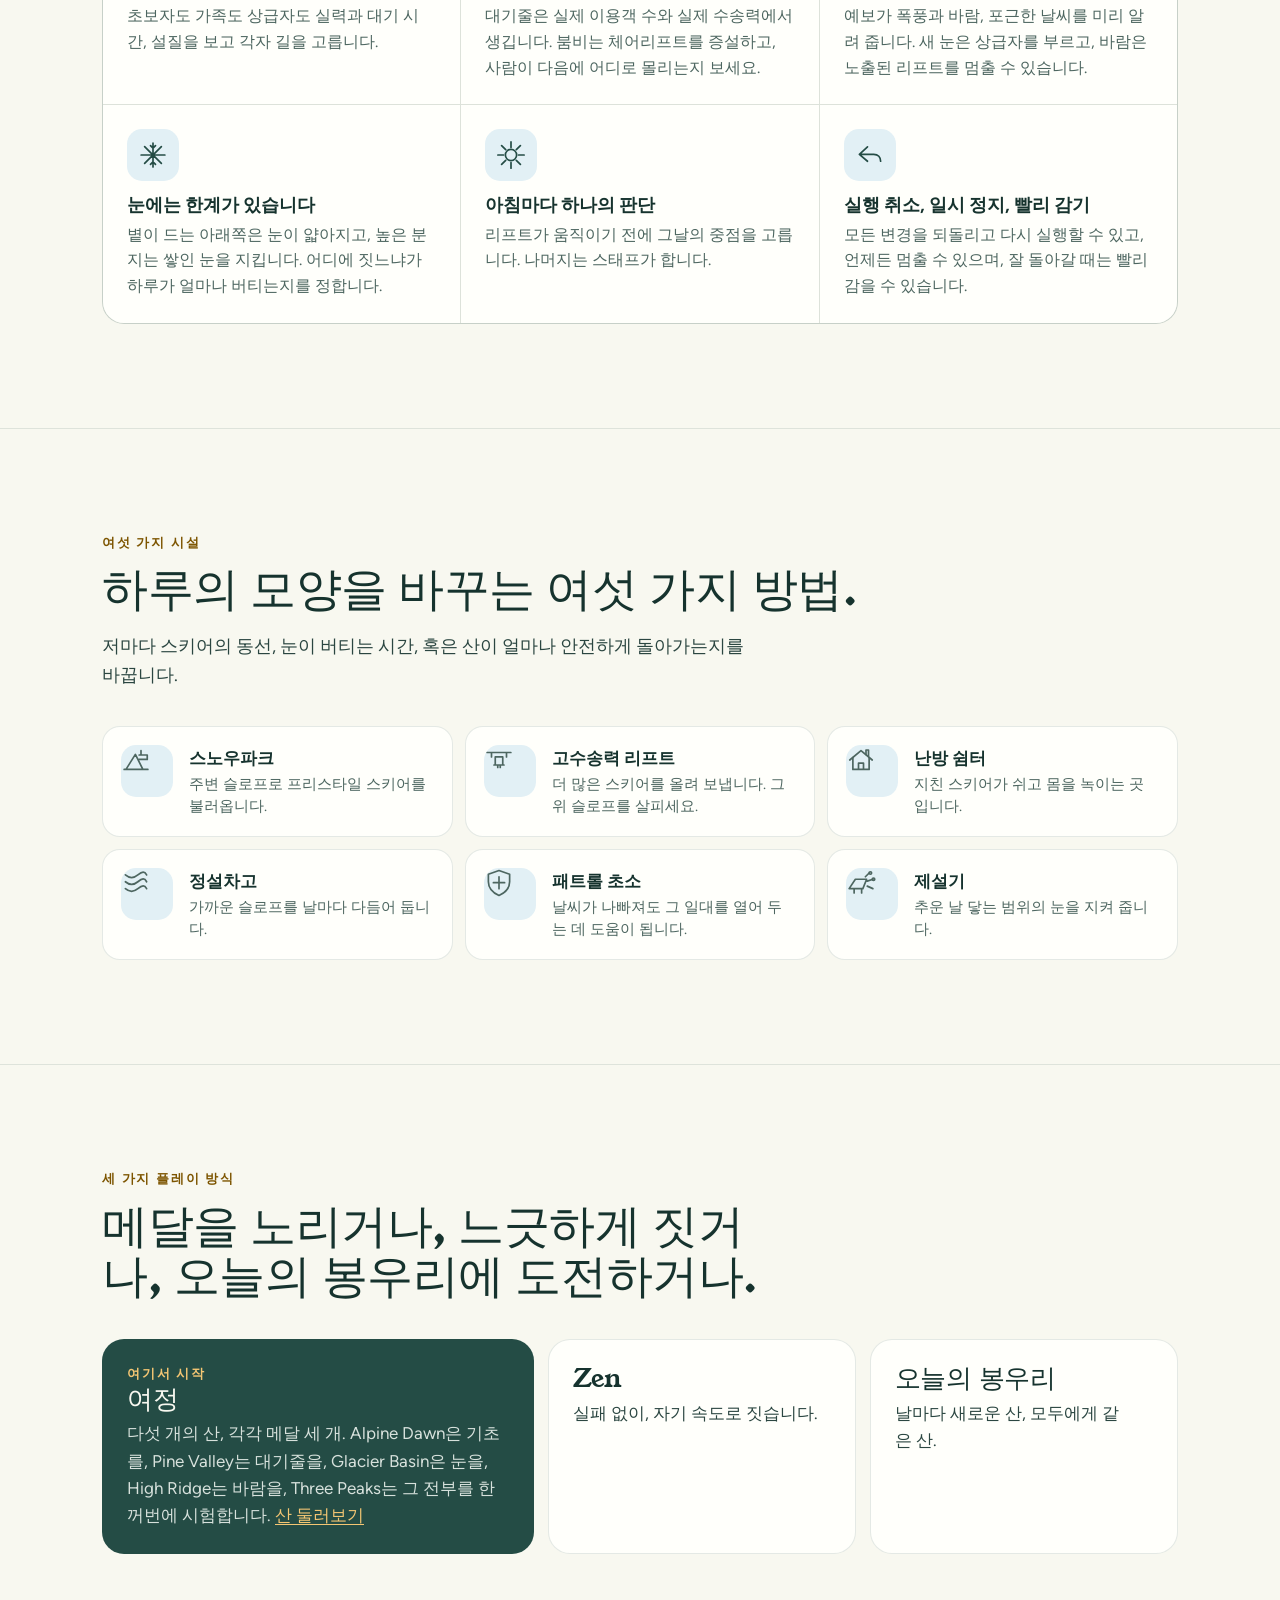
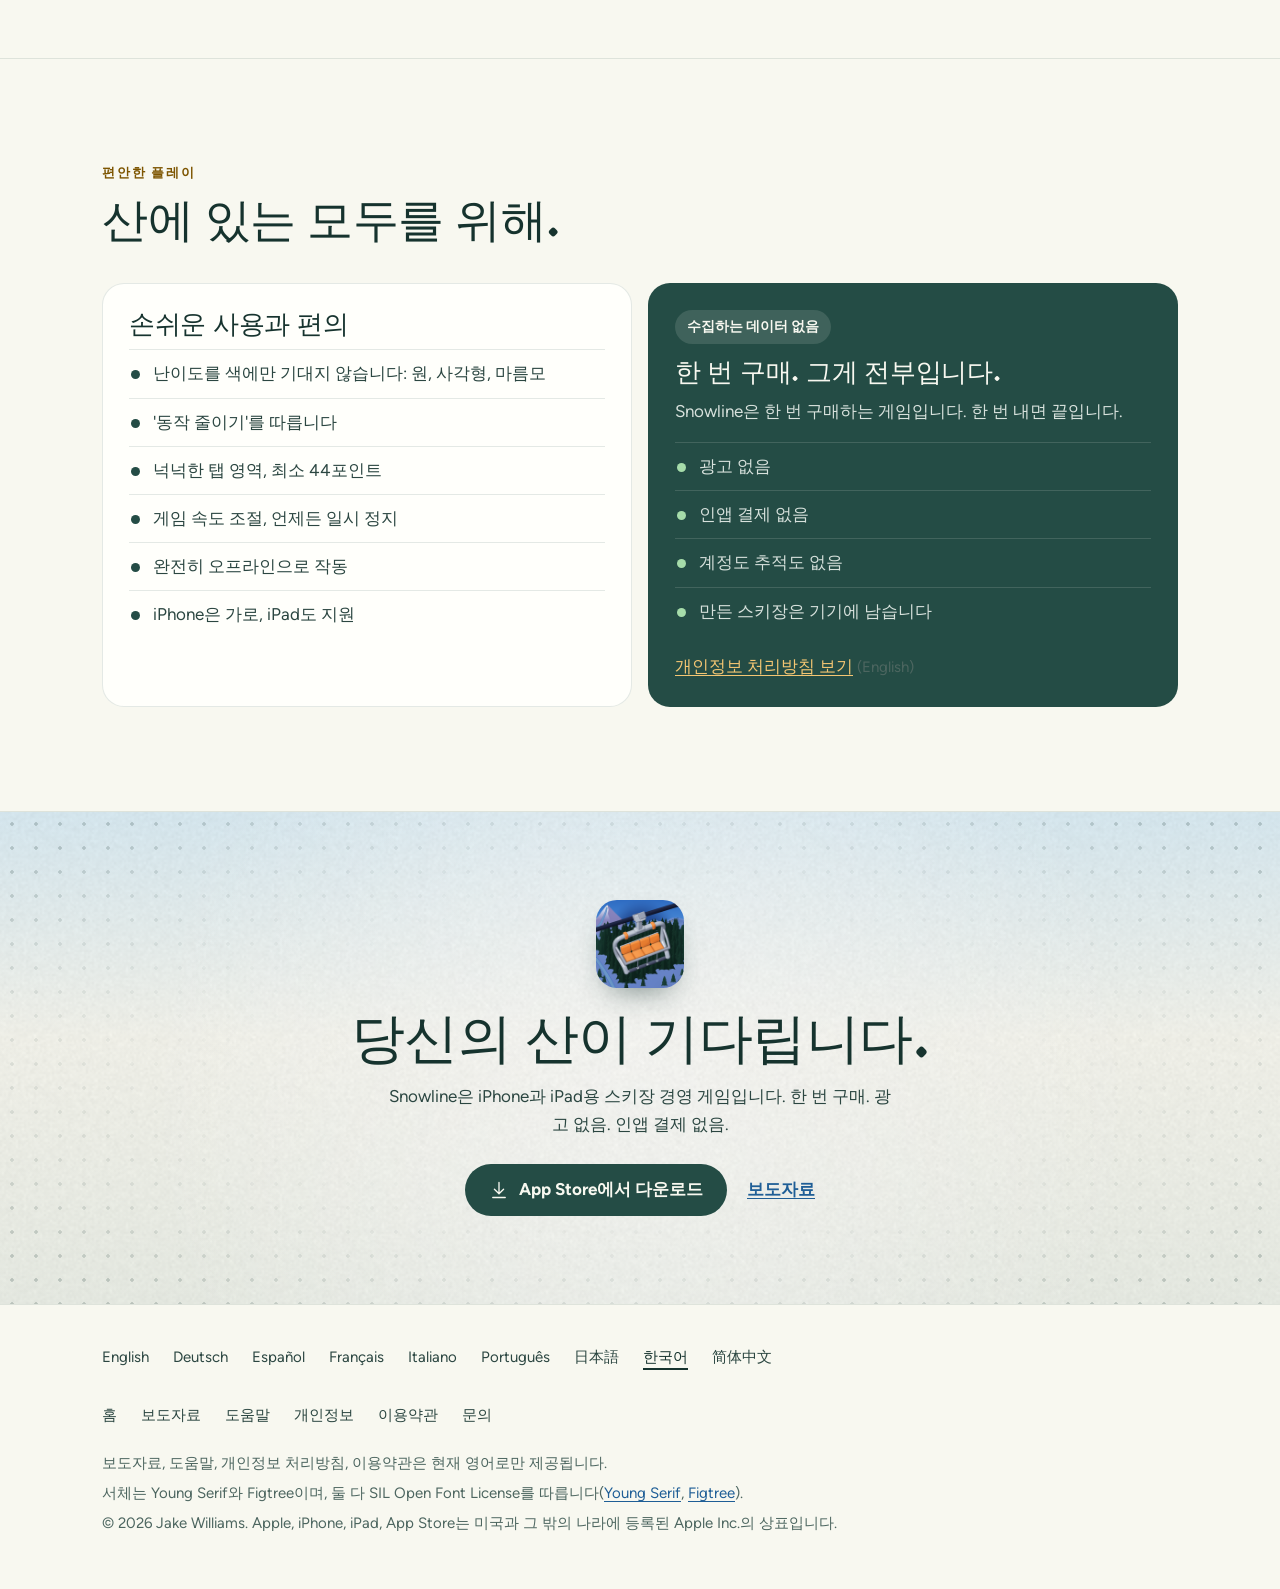
<file: index.ko.html>
<!DOCTYPE html>
<html lang="ko">
<head>
<meta charset="UTF-8">
<meta name="viewport" content="width=device-width, initial-scale=1">
<title>Snowline: 스키장 경영 – iPhone과 iPad용 설산 시뮬레이션</title>
<meta name="description" content="Snowline은 iPhone과 iPad용 스키장 경영 게임입니다. 작은 산에 슬로프와 리프트를 그리면 작은 스키어들이 그 위를 달립니다. 한 번 구매. 광고 없음. 인앱 결제 없음.">
<meta name="color-scheme" content="light dark">
<meta name="theme-color" content="#F8F8F0" media="(prefers-color-scheme: light)">
<meta name="theme-color" content="#0E1C1A" media="(prefers-color-scheme: dark)">
<!-- appmeta:start --><meta name="apple-itunes-app" content="app-id=6834599728"><!-- appmeta:end -->
<link rel="canonical" href="https://jakeintech.github.io/snowline-site/index.ko.html">
<!-- hreflang:start -->
<link rel="alternate" hreflang="en" href="https://jakeintech.github.io/snowline-site/">
<link rel="alternate" hreflang="de" href="https://jakeintech.github.io/snowline-site/index.de.html">
<link rel="alternate" hreflang="es" href="https://jakeintech.github.io/snowline-site/index.es.html">
<link rel="alternate" hreflang="fr" href="https://jakeintech.github.io/snowline-site/index.fr.html">
<link rel="alternate" hreflang="it" href="https://jakeintech.github.io/snowline-site/index.it.html">
<link rel="alternate" hreflang="ja" href="https://jakeintech.github.io/snowline-site/index.ja.html">
<link rel="alternate" hreflang="ko" href="https://jakeintech.github.io/snowline-site/index.ko.html">
<link rel="alternate" hreflang="pt-BR" href="https://jakeintech.github.io/snowline-site/index.pt.html">
<link rel="alternate" hreflang="zh-Hans" href="https://jakeintech.github.io/snowline-site/index.zh.html">
<link rel="alternate" hreflang="x-default" href="https://jakeintech.github.io/snowline-site/">
<!-- hreflang:end -->
<link rel="icon" type="image/png" href="assets/img/favicon.png">
<link rel="apple-touch-icon" href="assets/img/apple-touch-icon.png">
<meta property="og:type" content="website">
<meta property="og:site_name" content="Snowline">
<meta property="og:locale" content="ko_KR">
<meta property="og:locale:alternate" content="en_US">
<meta property="og:title" content="Snowline: 작은 산 하나, 수많은 가능성">
<meta property="og:description" content="iPhone과 iPad용 스키장 경영 게임. 슬로프를 그리고, 달리는 모습을 지켜보세요.">
<meta property="og:url" content="https://jakeintech.github.io/snowline-site/index.ko.html">
<meta property="og:image" content="https://jakeintech.github.io/snowline-site/assets/img/og.png">
<meta property="og:image:width" content="1200">
<meta property="og:image:height" content="630">
<meta property="og:image:alt" content="Snowline. 작은 산 하나. 수많은 가능성.">
<meta name="twitter:card" content="summary_large_image">
<meta name="twitter:title" content="Snowline: 작은 산 하나, 수많은 가능성">
<meta name="twitter:description" content="iPhone과 iPad용 스키장 경영 게임. 슬로프를 그리고, 달리는 모습을 지켜보세요.">
<meta name="twitter:image" content="https://jakeintech.github.io/snowline-site/assets/img/og.png">
<meta name="twitter:image:alt" content="Snowline. 작은 산 하나. 수많은 가능성.">
<link rel="preload" href="assets/fonts/young-serif-400.woff2" as="font" type="font/woff2" crossorigin>
<link rel="preload" href="assets/fonts/figtree-var.woff2" as="font" type="font/woff2" crossorigin>
<link rel="stylesheet" href="assets/site.css">
<!-- ld:start -->
<script type="application/ld+json">
{
  "@context": "https://schema.org",
  "@type": "VideoGame",
  "name": "Snowline: 스키장 경영",
  "alternateName": "Snowline",
  "description": "작은 산 위에 스키장을 그리고, 그것이 돌아가는 모습을 지켜보세요. 슬로프는 아래로, 리프트는 위로. 작은 스키어들이 각자 내려올 길을 고르고, 줄을 서고, 올라가고, 활강합니다. 어딘가 막히면 게임이 그 자리를 짚어 주고, 한 번의 손질이 하루를 구하기도 합니다.",
  "inLanguage": "ko",
  "genre": ["시뮬레이션", "전략"],
  "gamePlatform": ["iPhone", "iPad"],
  "operatingSystem": "iOS 18 이상",
  "applicationCategory": "GameApplication",
  "playMode": "SinglePlayer",
  "url": "https://jakeintech.github.io/snowline-site/index.ko.html",
  "image": "https://jakeintech.github.io/snowline-site/assets/img/icon-512.png",
  "downloadUrl": "https://apps.apple.com/kr/app/id6834599728",
  "author": { "@type": "Person", "name": "Jake Williams" }
}
</script>
<!-- ld:end -->
</head>
<body>
<a class="skip" href="#main">본문으로 건너뛰기</a>

<header class="wrap site-head">
  <a class="brand" href="index.ko.html" aria-label="Snowline 홈">
    <img src="assets/img/icon-192.png" alt="" width="32" height="32">
    Snowline
  </a>
  <nav class="site-nav" aria-label="사이트">
    <a href="#mountains">산</a>
    <a href="press.html" hreflang="en">보도자료</a>
    <a href="support.html" hreflang="en">도움말</a>
    <a href="#languages">한국어</a>
  </nav>
</header>

<main id="main">

<section class="hero stage" aria-labelledby="hero-title">
  <div class="wrap hero-grid">
    <div>
      <img class="hero-icon" src="assets/img/icon-192.png" width="76" height="76" alt="Snowline 앱 아이콘: 침엽수가 자란 봉우리에 아이보리색 S자 슬로프와 호박색 곤돌라가 있고, 배경은 빙하처럼 푸른 하늘입니다.">
      <p class="tag">iPhone과 iPad용 스키장 경영 게임</p>
      <h1 id="hero-title"><span class="line">작은 산 하나.</span> <span class="line">수많은 가능성.</span></h1>
      <!-- promo:start -->
      <p class="lede">슬로프와 리프트를 그리면, 작은 스키어들이 줄을 서고, 턴을 새기고, 새 눈을 쫓아갑니다. 한 번 구매. 광고 없음. <span class="nb">인앱 결제 없음</span>.</p>
      <!-- promo:end -->
      <div class="hero-cta">
        <!-- store-cta:start --><a class="btn store" href="https://apps.apple.com/kr/app/id6834599728"><svg viewBox="0 0 48 48" fill="none" stroke="currentColor" stroke-width="3.2" stroke-linecap="round" stroke-linejoin="round" aria-hidden="true" focusable="false"><path d="M24 6v26M13 22l11 11 11-11M9 42h30"/></svg>App Store에서 다운로드</a><!-- store-cta:end -->
        <a href="#how">플레이 방법</a>
      </div>
      <p class="fine">한 번 구매, 광고 없음, 인앱 결제 없음, 계정 없음. 완전히 오프라인으로 돌아갑니다. iOS 18 이상.</p>
    </div>
    <figure class="art prints">
      <div class="stack">
        <img class="print back" src="assets/img/art/pine-valley-768.webp" srcset="assets/img/art/pine-valley-768.webp 768w, assets/img/art/pine-valley-1536.webp 1536w" sizes="(min-width: 1140px) 360px, (min-width: 960px) 34vw, 66vw" width="1536" height="1024" alt="">
        <img class="print front" src="assets/img/art/alpine-dawn-1536.webp" srcset="assets/img/art/alpine-dawn-768.webp 768w, assets/img/art/alpine-dawn-1536.webp 1536w" sizes="(min-width: 1140px) 500px, (min-width: 960px) 46vw, 92vw" width="1536" height="1024" fetchpriority="high" alt="아침의 작은 스키 산을 그린 그림. 눈 덮인 마을에 통나무 산장과 리프트 승강장이 있고, 침엽수 사이로 체어리프트가 올라가며, 연둣빛 슬로프가 골짜기까지 굽이쳐 내려갑니다.">
      </div>
      <figcaption>앞은 Alpine Dawn, 뒤는 Pine Valley. 여정 모드의 장 삽화이며 게임 화면이 아닙니다.</figcaption>
    </figure>
  </div>
</section>

<section class="section" id="how" aria-labelledby="how-title">
  <div class="wrap">
    <p class="tag">플레이 방법</p>
    <h2 id="how-title">슬로프를 그리고, 달리는 모습을 보세요.</h2>
    <p class="intro">한 번 그으면 산이 움직이기 시작합니다. 그리는 것은 슬로프와 리프트뿐이고, 스키어도 날씨도 대기줄도 알아서 반응합니다.</p>
    <ol class="steps">
      <li>
        <span class="ico"><svg viewBox="0 0 48 48" fill="none" stroke="currentColor" stroke-width="2.7" stroke-linecap="round" stroke-linejoin="round" aria-hidden="true" focusable="false"><path d="M9 40 C11 28 32 29 26 17 S32 8 40 8"/><circle cx="9" cy="40" r="3"/><circle cx="40" cy="8" r="3"/></svg></span>
        <span class="n">1</span>
        <h3>슬로프 그리기</h3>
        <p>지형 위로 손가락을 아래로 끄세요. 경사는 지형이 정합니다. 급사면을 가로지르면 완만해지고, 곧장 떨어뜨리면 최상급이 됩니다.</p>
      </li>
      <li>
        <span class="ico"><svg viewBox="0 0 48 48" fill="none" stroke="currentColor" stroke-width="2.7" stroke-linecap="round" stroke-linejoin="round" aria-hidden="true" focusable="false"><path d="M5 12H43M12 12v7m24-7v7M18 19h12v13H18zM16 32h16M22 32v4m4-4v4"/></svg></span>
        <span class="n">2</span>
        <h3>리프트 돌리기</h3>
        <p>슬로프는 스키어를 아래로, 리프트는 위로 나릅니다. 줄이 생기는 곳은 리프트입니다. 토우리프트부터 시작해 능선에 체어리프트를 올리고, 정상까지 곤돌라를 보내세요.</p>
      </li>
      <li>
        <span class="ico"><svg viewBox="0 0 48 48" fill="none" stroke="currentColor" stroke-width="2.7" stroke-linecap="round" stroke-linejoin="round" aria-hidden="true" focusable="false"><circle cx="12" cy="15" r="4"/><circle cx="24" cy="12" r="4"/><circle cx="36" cy="15" r="4"/><path d="M4 35v-5a8 8 0 0 1 16 0v5m-2-1v-7a6 6 0 0 1 12 0v7m-2 1v-5a8 8 0 0 1 16 0v5"/></svg></span>
        <span class="n">3</span>
        <h3>달리는 모습 보기</h3>
        <p>초보자, 가족, 느긋한 사람, 상급자, 모험가가 각자 맞는 슬로프를 고르고, 줄을 서고, 새 눈을 쫓고, 지치면 돌아갑니다. 어딘가 막히면 게임이 그 자리를 짚어 줍니다.</p>
      </li>
    </ol>
  </div>
</section>

<section class="section" id="terrain" aria-labelledby="terrain-title">
  <div class="wrap">
    <p class="tag">지형이 정합니다</p>
    <h2 id="terrain-title">모든 슬로프에 난이도가 표시됩니다.</h2>
    <p class="intro">난이도는 색만이 아니라 모양으로도 표시되어, 색을 구분하기 어려워도 한눈에 읽힙니다. 가장 가파른 곳에는 마름모가 하나 더 붙습니다.</p>
    <ul class="markers">
      <li><svg viewBox="0 0 36 36" aria-hidden="true" focusable="false"><circle class="mk-green" cx="18" cy="18" r="14"/></svg><div><b>초록 원</b><span>초급</span></div></li>
      <li><svg viewBox="0 0 36 36" aria-hidden="true" focusable="false"><rect class="mk-blue" x="5" y="5" width="26" height="26" rx="2.5"/></svg><div><b>파란 사각형</b><span>중급</span></div></li>
      <li><svg viewBox="0 0 36 36" aria-hidden="true" focusable="false"><rect class="mk-black" x="8.5" y="8.5" width="19" height="19" transform="rotate(45 18 18)"/></svg><div><b>검은 마름모</b><span>상급</span></div></li>
    </ul>
    <p class="note">원·사각형·마름모로 표시하는 방식은 북미 스키장에서 쓰는 것으로, 국내 스키장에서 흔한 초급·중급·상급 색 구분과는 다릅니다.</p>
  </div>
</section>

<section class="section stage" id="screenshots" aria-labelledby="screenshots-title">
  <div class="wrap">
    <p class="tag">게임 화면</p>
    <h2 id="screenshots-title">산을 가까이에서.</h2>
    <ul class="shots">
      <li><figure><img src="assets/img/shots/01-overview-small.webp" srcset="assets/img/shots/01-overview-small.webp 879w, assets/img/shots/01-overview.webp 1759w" sizes="(min-width: 960px) 50vw, 100vw" width="1759" height="949" alt="슬로프와 리프트, 스키어가 모두 있는 Snowline 스키장 전경."><figcaption>스키장을 그립니다.</figcaption></figure></li>
      <li><figure><img src="assets/img/shots/02-queue-small.webp" srcset="assets/img/shots/02-queue-small.webp 879w, assets/img/shots/02-queue.webp 1759w" sizes="(min-width: 960px) 50vw, 100vw" width="1759" height="949" loading="lazy" alt="붐비는 리프트 하단 승강장에 줄을 선 스키어들."><figcaption>병목은 리프트입니다.</figcaption></figure></li>
      <li><figure><img src="assets/img/shots/03-features-small.webp" srcset="assets/img/shots/03-features-small.webp 879w, assets/img/shots/03-features.webp 1759w" sizes="(min-width: 960px) 50vw, 100vw" width="1759" height="949" loading="lazy" alt="시설 확대 화면: 스키어를 태우고 올라가는 체어리프트 두 기 옆에 난방 쉼터가 있습니다."><figcaption>작은 건물, 큰 차이.</figcaption></figure></li>
      <li><figure><img src="assets/img/shots/04-snowfall-small.webp" srcset="assets/img/shots/04-snowfall-small.webp 879w, assets/img/shots/04-snowfall.webp 1759w" sizes="(min-width: 960px) 50vw, 100vw" width="1759" height="949" loading="lazy" alt="스키장에 내리는 눈."><figcaption>날씨가 모든 것을 바꿉니다.</figcaption></figure></li>
    </ul>
  </div>
</section>

<section class="section" id="mountains" aria-labelledby="mountains-title">
  <div class="wrap">
    <p class="tag">여정</p>
    <h2 id="mountains-title">다섯 개의 산, 저마다 다른 성격.</h2>
    <p class="intro">각 산은 나흘에서 엿새짜리 짧은 시나리오이고, 메달이 세 개씩 있습니다.</p>
    <p class="note">여기 그림들은 산을 고를 때 나오는 장 삽화입니다. 게임 화면이 아니며, 게임 화면은 위에 있습니다.</p>
    <!-- new-mountains:start --><p class="intro">Zen 모드에는 메달도 실패도 없는 산 9곳이 더 있습니다: Cinder Cone, Rimrock Mesa, Frost Lake, Iron Fjord, Twin Saddle, Serac Glacier, Nordic Vale, Cirque Bowl, Pipe Hollow. 산마다 풀어야 할 과제가 다릅니다.</p><!-- new-mountains:end -->
    <ul class="peaks">
      <li class="peak">
        <img class="print" src="assets/img/art/alpine-dawn-768.webp" srcset="assets/img/art/alpine-dawn-768.webp 768w, assets/img/art/alpine-dawn-1536.webp 1536w" sizes="(min-width: 720px) 50vw, 100vw" width="1536" height="1024" loading="lazy" alt="아침의 작은 산을 그린 그림. 눈 덮인 마을에 통나무 산장과 리프트 승강장이 있고, 침엽수 사이로 체어리프트가 올라가며, 연둣빛 슬로프가 골짜기까지 굽이쳐 내려갑니다.">
        <div class="body">
          <p class="n">1장 &middot; 기초</p>
          <h3>Alpine Dawn</h3>
          <p>작은 마을을 내려다보는 트인 사면. 첫 슬로프, 첫 리프트, 그리고 첫 스키어들.</p>
        </div>
      </li>
      <li class="peak">
        <img class="print" src="assets/img/art/pine-valley-768.webp" srcset="assets/img/art/pine-valley-768.webp 768w, assets/img/art/pine-valley-1536.webp 1536w" sizes="(min-width: 720px) 50vw, 100vw" width="1536" height="1024" loading="lazy" alt="숲이 우거진 골짜기 그림. 작은 스키어들이 몰려 기다리는 하단 승강장에서 체어리프트가 양쪽으로 올라갑니다.">
        <div class="body">
          <p class="n">2장 &middot; 대기줄</p>
          <h3>Pine Valley</h3>
          <p>리프트가 붐비는 하단 승강장으로 모이는 숲 골짜기. 줄이 계속 움직이게 하세요.</p>
        </div>
      </li>
      <li class="peak">
        <img class="print" src="assets/img/art/glacier-basin-768.webp" srcset="assets/img/art/glacier-basin-768.webp 768w, assets/img/art/glacier-basin-1536.webp 1536w" sizes="(min-width: 960px) 33vw, (min-width: 720px) 50vw, 100vw" width="1536" height="1024" loading="lazy" alt="높은 분지를 그린 그림. 위쪽에는 얼음빛 세락이, 그 아래에는 체어리프트와 굽이치는 슬로프가, 더 아래에는 볕 드는 우묵한 곳에서 개울가로 눈이 얇아져 풀이 드러나 있습니다.">
        <div class="body">
          <p class="n">3장 &middot; 눈</p>
          <h3>Glacier Basin</h3>
          <p>볕 드는 우묵한 곳 위의 얼음 분지. 눈을 오래 가게 하세요.</p>
        </div>
      </li>
      <li class="peak">
        <img class="print" src="assets/img/art/high-ridge-768.webp" srcset="assets/img/art/high-ridge-768.webp 768w, assets/img/art/high-ridge-1536.webp 1536w" sizes="(min-width: 960px) 33vw, (min-width: 720px) 50vw, 100vw" width="1536" height="1024" loading="lazy" alt="가파른 바위 능선 그림. 정상에서는 눈이 바람에 날리고, 위쪽 승강장까지 체어리프트가 이어지며, 아래쪽에서는 바람을 피한 숲으로 슬로프가 굽이칩니다.">
        <div class="body">
          <p class="n">4장 &middot; 바람</p>
          <h3>High Ridge</h3>
          <p>바람을 그대로 맞는 능선과 그 아래 보호된 슬로프. 높은 리프트가 멈추는 날을 염두에 두세요.</p>
        </div>
      </li>
      <li class="peak">
        <img class="print" src="assets/img/art/three-peaks-768.webp" srcset="assets/img/art/three-peaks-768.webp 768w, assets/img/art/three-peaks-1536.webp 1536w" sizes="(min-width: 960px) 33vw, (min-width: 720px) 50vw, 100vw" width="1536" height="1024" loading="lazy" alt="마을을 둘러싼 눈 덮인 세 봉우리 그림. 체어리프트와 곤돌라가 있고, 사이에는 점프대가 늘어선 스노우파크가, 각 봉우리에서는 슬로프가 굽이쳐 내려갑니다.">
        <div class="body">
          <p class="n">5장 &middot; 한꺼번에</p>
          <h3>Three Peaks</h3>
          <p>세 봉우리가 마을 하나를 함께 씁니다. 대기줄도, 눈도, 바람도 한꺼번에.</p>
        </div>
      </li>
    </ul>
  </div>
</section>

<section class="section" id="features" aria-labelledby="features-title">
  <div class="wrap">
    <p class="tag">산 자체가 조작 화면</p>
    <h2 id="features-title">작은 세계, 진짜 판단.</h2>
    <p class="intro">관리할 표도 메뉴도 없습니다. 리프트나 슬로프를 탭하면 왜 붐비는지, 무엇을 하면 나아지는지 보입니다.</p>
    <div class="grid">
      <div>
        <span class="ico"><svg viewBox="0 0 48 48" fill="none" stroke="currentColor" stroke-width="2.7" stroke-linecap="round" stroke-linejoin="round" aria-hidden="true" focusable="false"><circle cx="12" cy="15" r="4"/><circle cx="24" cy="12" r="4"/><circle cx="36" cy="15" r="4"/><path d="M4 35v-5a8 8 0 0 1 16 0v5m-2-1v-7a6 6 0 0 1 12 0v7m-2 1v-5a8 8 0 0 1 16 0v5"/></svg></span>
        <h3>스스로 고르는 스키어들</h3>
        <p>초보자도 가족도 상급자도 실력과 대기 시간, 설질을 보고 각자 길을 고릅니다.</p>
      </div>
      <div>
        <span class="ico"><svg viewBox="0 0 48 48" fill="none" stroke="currentColor" stroke-width="2.7" stroke-linecap="round" stroke-linejoin="round" aria-hidden="true" focusable="false"><path d="M5 12H43M12 12v7m24-7v7M18 19h12v13H18zM16 32h16M22 32v4m4-4v4"/></svg></span>
        <h3>병목은 리프트</h3>
        <p>대기줄은 실제 이용객 수와 실제 수송력에서 생깁니다. 붐비는 체어리프트를 증설하고, 사람이 다음에 어디로 몰리는지 보세요.</p>
      </div>
      <div>
        <span class="ico"><svg viewBox="0 0 48 48" fill="none" stroke="currentColor" stroke-width="2.7" stroke-linecap="round" stroke-linejoin="round" aria-hidden="true" focusable="false"><path d="M5 16h27c8 0 8-10 1-10-4 0-6 2-6 5M5 24h35M5 32h24c9 0 9 10 2 10-4 0-6-2-6-5"/></svg></span>
        <h3>계획을 세울 수 있는 예보</h3>
        <p>예보가 폭풍과 바람, 포근한 날씨를 미리 알려 줍니다. 새 눈은 상급자를 부르고, 바람은 노출된 리프트를 멈출 수 있습니다.</p>
      </div>
      <div>
        <span class="ico"><svg viewBox="0 0 48 48" fill="none" stroke="currentColor" stroke-width="2.7" stroke-linecap="round" stroke-linejoin="round" aria-hidden="true" focusable="false"><path d="M24 5v38M5 24h38M10.6 10.6l26.8 26.8M37.4 10.6 10.6 37.4M20 9l4 4 4-4M20 39l4-4 4 4"/></svg></span>
        <h3>눈에는 한계가 있습니다</h3>
        <p>볕이 드는 아래쪽은 눈이 얇아지고, 높은 분지는 쌓인 눈을 지킵니다. 어디에 짓느냐가 하루가 얼마나 버티는지를 정합니다.</p>
      </div>
      <div>
        <span class="ico"><svg viewBox="0 0 48 48" fill="none" stroke="currentColor" stroke-width="2.7" stroke-linecap="round" stroke-linejoin="round" aria-hidden="true" focusable="false"><circle cx="24" cy="24" r="9"/><path d="M24 3v9m0 24v9M3 24h9m24 0h9M9 9l6.5 6.5m17 17L39 39M9 39l6.5-6.5m17-17L39 9"/></svg></span>
        <h3>아침마다 하나의 판단</h3>
        <p>리프트가 움직이기 전에 그날의 중점을 고릅니다. 나머지는 스태프가 합니다.</p>
      </div>
      <div>
        <span class="ico"><svg viewBox="0 0 48 48" fill="none" stroke="currentColor" stroke-width="2.7" stroke-linecap="round" stroke-linejoin="round" aria-hidden="true" focusable="false"><path d="M20 11 7 23l13 11M8 23h22c7 0 11 5 11 11"/></svg></span>
        <h3>실행 취소, 일시 정지, 빨리 감기</h3>
        <p>모든 변경을 되돌리고 다시 실행할 수 있고, 언제든 멈출 수 있으며, 잘 돌아갈 때는 빨리 감을 수 있습니다.</p>
      </div>
    </div>
  </div>
</section>

<section class="section" id="kit" aria-labelledby="kit-title">
  <div class="wrap">
    <p class="tag">여섯 가지 시설</p>
    <h2 id="kit-title">하루의 모양을 바꾸는 여섯 가지 방법.</h2>
    <p class="intro">저마다 스키어의 동선, 눈이 버티는 시간, 혹은 산이 얼마나 안전하게 돌아가는지를 바꿉니다.</p>
    <ul class="kit">
      <li><span class="ico"><svg viewBox="0 0 48 48" fill="none" stroke="currentColor" stroke-width="2.7" stroke-linecap="round" stroke-linejoin="round" aria-hidden="true" focusable="false"><path d="M5 39h38M8 39l15-24 12 24M29 16h13v7H29M32 9v7"/></svg></span><div><b>스노우파크</b><span>주변 슬로프로 프리스타일 스키어를 불러옵니다.</span></div></li>
      <li><span class="ico"><svg viewBox="0 0 48 48" fill="none" stroke="currentColor" stroke-width="2.7" stroke-linecap="round" stroke-linejoin="round" aria-hidden="true" focusable="false"><path d="M5 12H43M12 12v7m24-7v7M18 19h12v13H18zM16 32h16M22 32v4m4-4v4"/></svg></span><div><b>고수송력 리프트</b><span>더 많은 스키어를 올려 보냅니다. 그 위 슬로프를 살피세요.</span></div></li>
      <li><span class="ico"><svg viewBox="0 0 48 48" fill="none" stroke="currentColor" stroke-width="2.7" stroke-linecap="round" stroke-linejoin="round" aria-hidden="true" focusable="false"><path d="M6 24 24 9l18 15"/><path d="M11 20v19h26V20M20 39V29h8v10M32 15V8h4v10"/></svg></span><div><b>난방 쉼터</b><span>지친 스키어가 쉬고 몸을 녹이는 곳입니다.</span></div></li>
      <li><span class="ico"><svg viewBox="0 0 48 48" fill="none" stroke="currentColor" stroke-width="2.7" stroke-linecap="round" stroke-linejoin="round" aria-hidden="true" focusable="false"><path d="M7 11c7 6 13 6 20 0s11-6 14 0M7 22c7 6 13 6 20 0s11-6 14 0M7 33c7 6 13 6 20 0s11-6 14 0"/></svg></span><div><b>정설차고</b><span>가까운 슬로프를 날마다 다듬어 둡니다.</span></div></li>
      <li><span class="ico"><svg viewBox="0 0 48 48" fill="none" stroke="currentColor" stroke-width="2.7" stroke-linecap="round" stroke-linejoin="round" aria-hidden="true" focusable="false"><path d="M24 4 41 10v12c0 12-8 18-17 22C15 40 7 34 7 22V10L24 4Z"/><path d="M24 14v19m-9-9.5h18"/></svg></span><div><b>패트롤 초소</b><span>날씨가 나빠져도 그 일대를 열어 두는 데 도움이 됩니다.</span></div></li>
      <li><span class="ico"><svg viewBox="0 0 48 48" fill="none" stroke="currentColor" stroke-width="2.7" stroke-linecap="round" stroke-linejoin="round" aria-hidden="true" focusable="false"><path d="M5 33h22l6-15H15L5 33Zm8 0v7m12-7v7M31 14l6-6m-3 13 9-3m-9 11 9 4"/><circle cx="39" cy="8" r="2"/><circle cx="44" cy="18" r="2"/></svg></span><div><b>제설기</b><span>추운 날 닿는 범위의 눈을 지켜 줍니다.</span></div></li>
    </ul>
  </div>
</section>

<section class="section" id="modes" aria-labelledby="modes-title">
  <div class="wrap">
    <p class="tag">세 가지 플레이 방식</p>
    <h2 id="modes-title">메달을 노리거나, 느긋하게 짓거나, 오늘의 봉우리에 도전하거나.</h2>
    <ul class="modes">
      <li class="journey">
        <p class="tag">여기서 시작</p>
        <h3>여정</h3>
        <p>다섯 개의 산, 각각 메달 세 개. Alpine Dawn은 기초를, Pine Valley는 대기줄을, Glacier Basin은 눈을, High Ridge는 바람을, Three Peaks는 그 전부를 한꺼번에 시험합니다. <a href="#mountains">산 둘러보기</a></p>
      </li>
      <li>
        <h3>Zen</h3>
        <p>실패 없이, 자기 속도로 짓습니다.</p>
      </li>
      <li>
        <h3>오늘의 봉우리</h3>
        <p>날마다 새로운 산, 모두에게 같은 산.</p>
      </li>
    </ul>
  </div>
</section>

<section class="section" id="comfort" aria-labelledby="comfort-title">
  <div class="wrap">
    <p class="tag">편안한 플레이</p>
    <h2 id="comfort-title">산에 있는 모두를 위해.</h2>
    <div class="split">
      <div class="panel">
        <h3>손쉬운 사용과 편의</h3>
        <ul>
          <li>난이도를 색에만 기대지 않습니다: 원, 사각형, 마름모</li>
          <li>'동작 줄이기'를 따릅니다</li>
          <li>넉넉한 탭 영역, 최소 44포인트</li>
          <li>게임 속도 조절, 언제든 일시 정지</li>
          <li>완전히 오프라인으로 작동</li>
          <li>iPhone은 가로, iPad도 지원</li>
        </ul>
      </div>
      <div class="panel privacy">
        <span class="label">수집하는 데이터 없음</span>
        <h3>한 번 구매. 그게 전부입니다.</h3>
        <p>Snowline은 한 번 구매하는 게임입니다. 한 번 내면 끝입니다.</p>
        <ul>
          <li>광고 없음</li>
          <li>인앱 결제 없음</li>
          <li>계정도 추적도 없음</li>
          <li>만든 스키장은 기기에 남습니다</li>
        </ul>
        <p><a href="privacy-policy.html" hreflang="en">개인정보 처리방침 보기</a> <span class="fine" lang="en">(English)</span></p>
      </div>
    </div>
  </div>
</section>

<section class="closing stage" aria-labelledby="closing-title">
  <div class="wrap">
    <img src="assets/img/icon-192.png" width="88" height="88" alt="">
    <h2 id="closing-title">당신의 산이 기다립니다.</h2>
    <p>Snowline은 iPhone과 iPad용 스키장 경영 게임입니다. 한 번 구매. 광고 없음. 인앱 결제 없음.</p>
    <div class="hero-cta">
      <!-- store-cta:start --><a class="btn store" href="https://apps.apple.com/kr/app/id6834599728"><svg viewBox="0 0 48 48" fill="none" stroke="currentColor" stroke-width="3.2" stroke-linecap="round" stroke-linejoin="round" aria-hidden="true" focusable="false"><path d="M24 6v26M13 22l11 11 11-11M9 42h30"/></svg>App Store에서 다운로드</a><!-- store-cta:end -->
      <a href="press.html" hreflang="en">보도자료</a>
    </div>
  </div>
</section>

</main>

<footer class="site-foot">
  <div class="wrap">
    <nav id="languages" aria-label="언어">
<!-- langnav:start -->
      <a href="./" hreflang="en" lang="en">English</a>
      <a href="index.de.html" hreflang="de" lang="de">Deutsch</a>
      <a href="index.es.html" hreflang="es" lang="es">Español</a>
      <a href="index.fr.html" hreflang="fr" lang="fr">Français</a>
      <a href="index.it.html" hreflang="it" lang="it">Italiano</a>
      <a href="index.pt.html" hreflang="pt-BR" lang="pt-BR">Português</a>
      <a href="index.ja.html" hreflang="ja" lang="ja">日本語</a>
      <a href="index.ko.html" hreflang="ko" aria-current="true">한국어</a>
      <a href="index.zh.html" hreflang="zh-Hans" lang="zh-Hans">简体中文</a>
      <!-- langnav:end -->
    </nav>
    <nav aria-label="푸터">
      <a href="index.ko.html">홈</a>
      <a href="press.html" hreflang="en">보도자료</a>
      <a href="support.html" hreflang="en">도움말</a>
      <a href="privacy-policy.html" hreflang="en">개인정보</a>
      <a href="terms-of-service.html" hreflang="en">이용약관</a>
      <a href="mailto:info@jakeawilliams.com">문의</a>
    </nav>
    <p>보도자료, 도움말, 개인정보 처리방침, 이용약관은 현재 영어로만 제공됩니다.</p>
    <p>서체는 Young Serif와 Figtree이며, 둘 다 SIL Open Font License를 따릅니다(<a href="assets/fonts/OFL-YoungSerif.txt">Young Serif</a>, <a href="assets/fonts/OFL-Figtree.txt">Figtree</a>).</p>
    <p>&copy; 2026 Jake Williams. Apple, iPhone, iPad, App Store는 미국과 그 밖의 나라에 등록된 Apple Inc.의 상표입니다.</p>
  </div>
</footer>
</body>
</html>
</file>
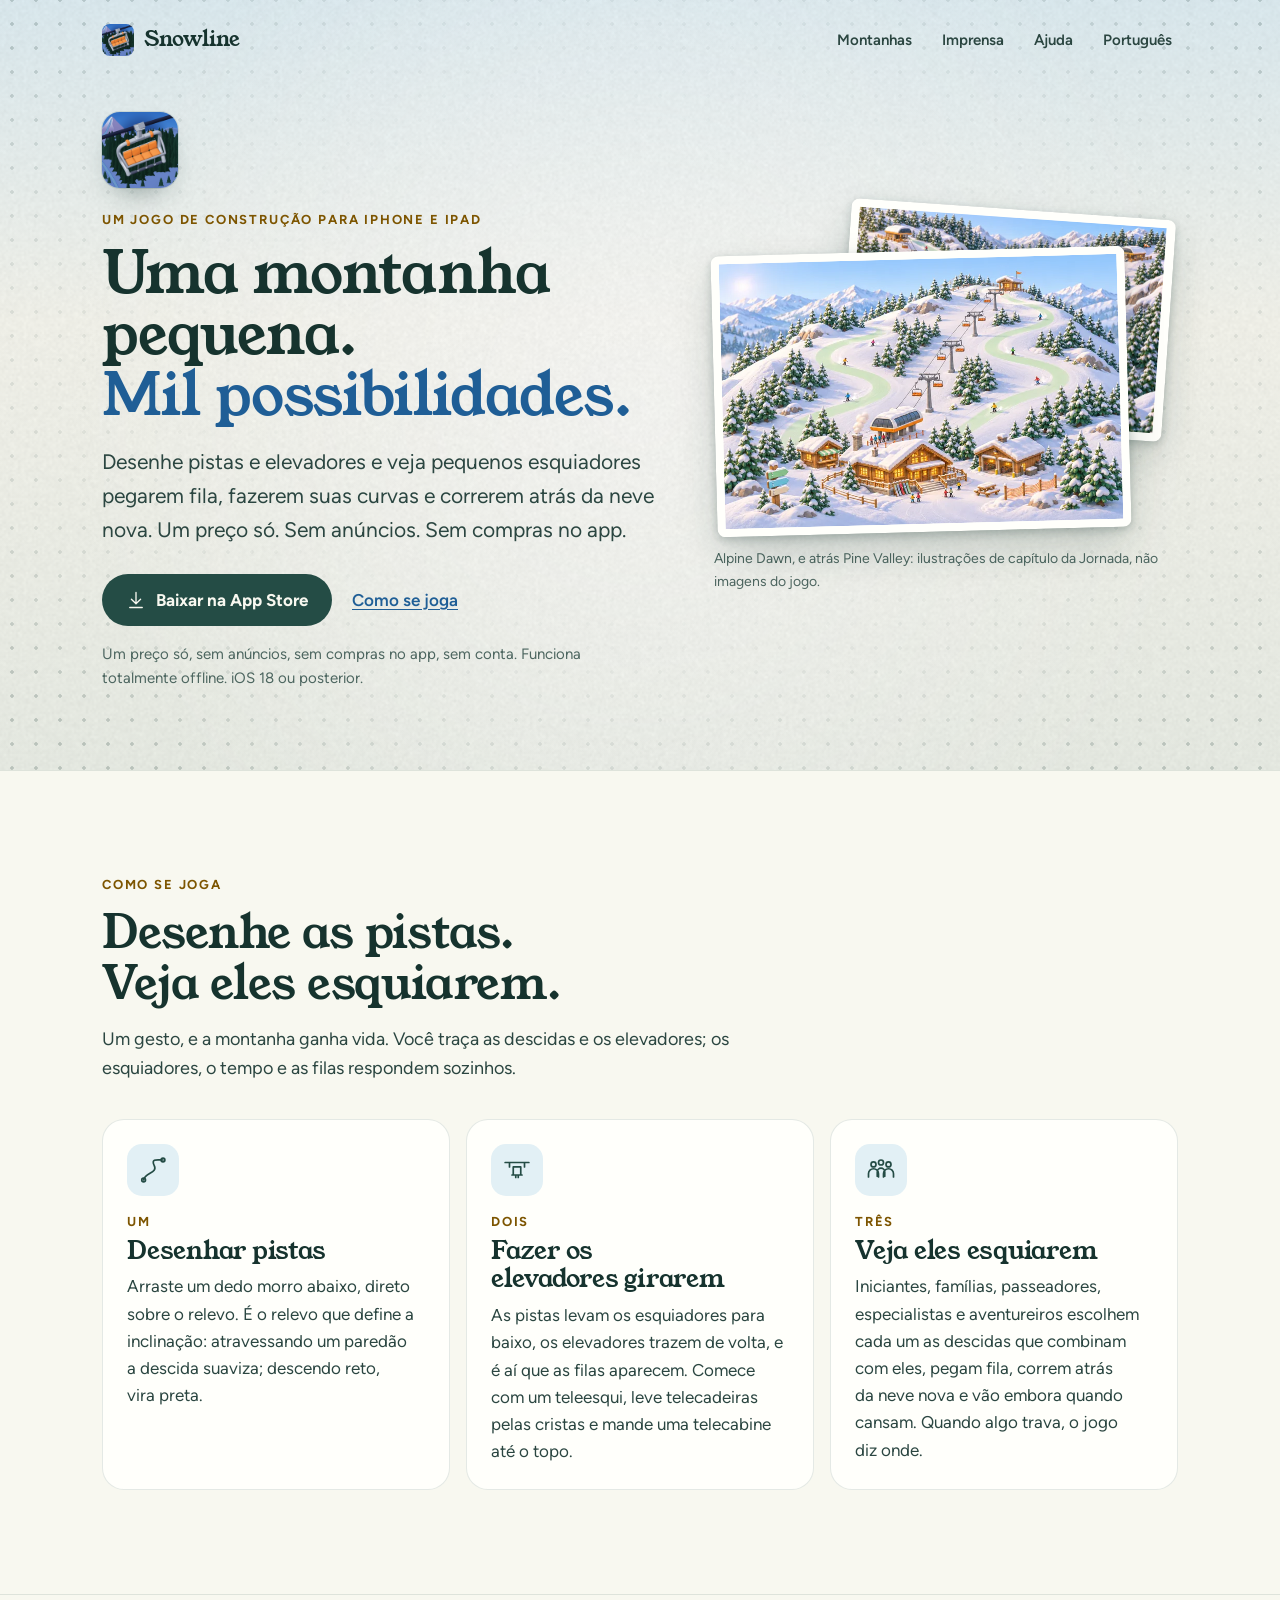
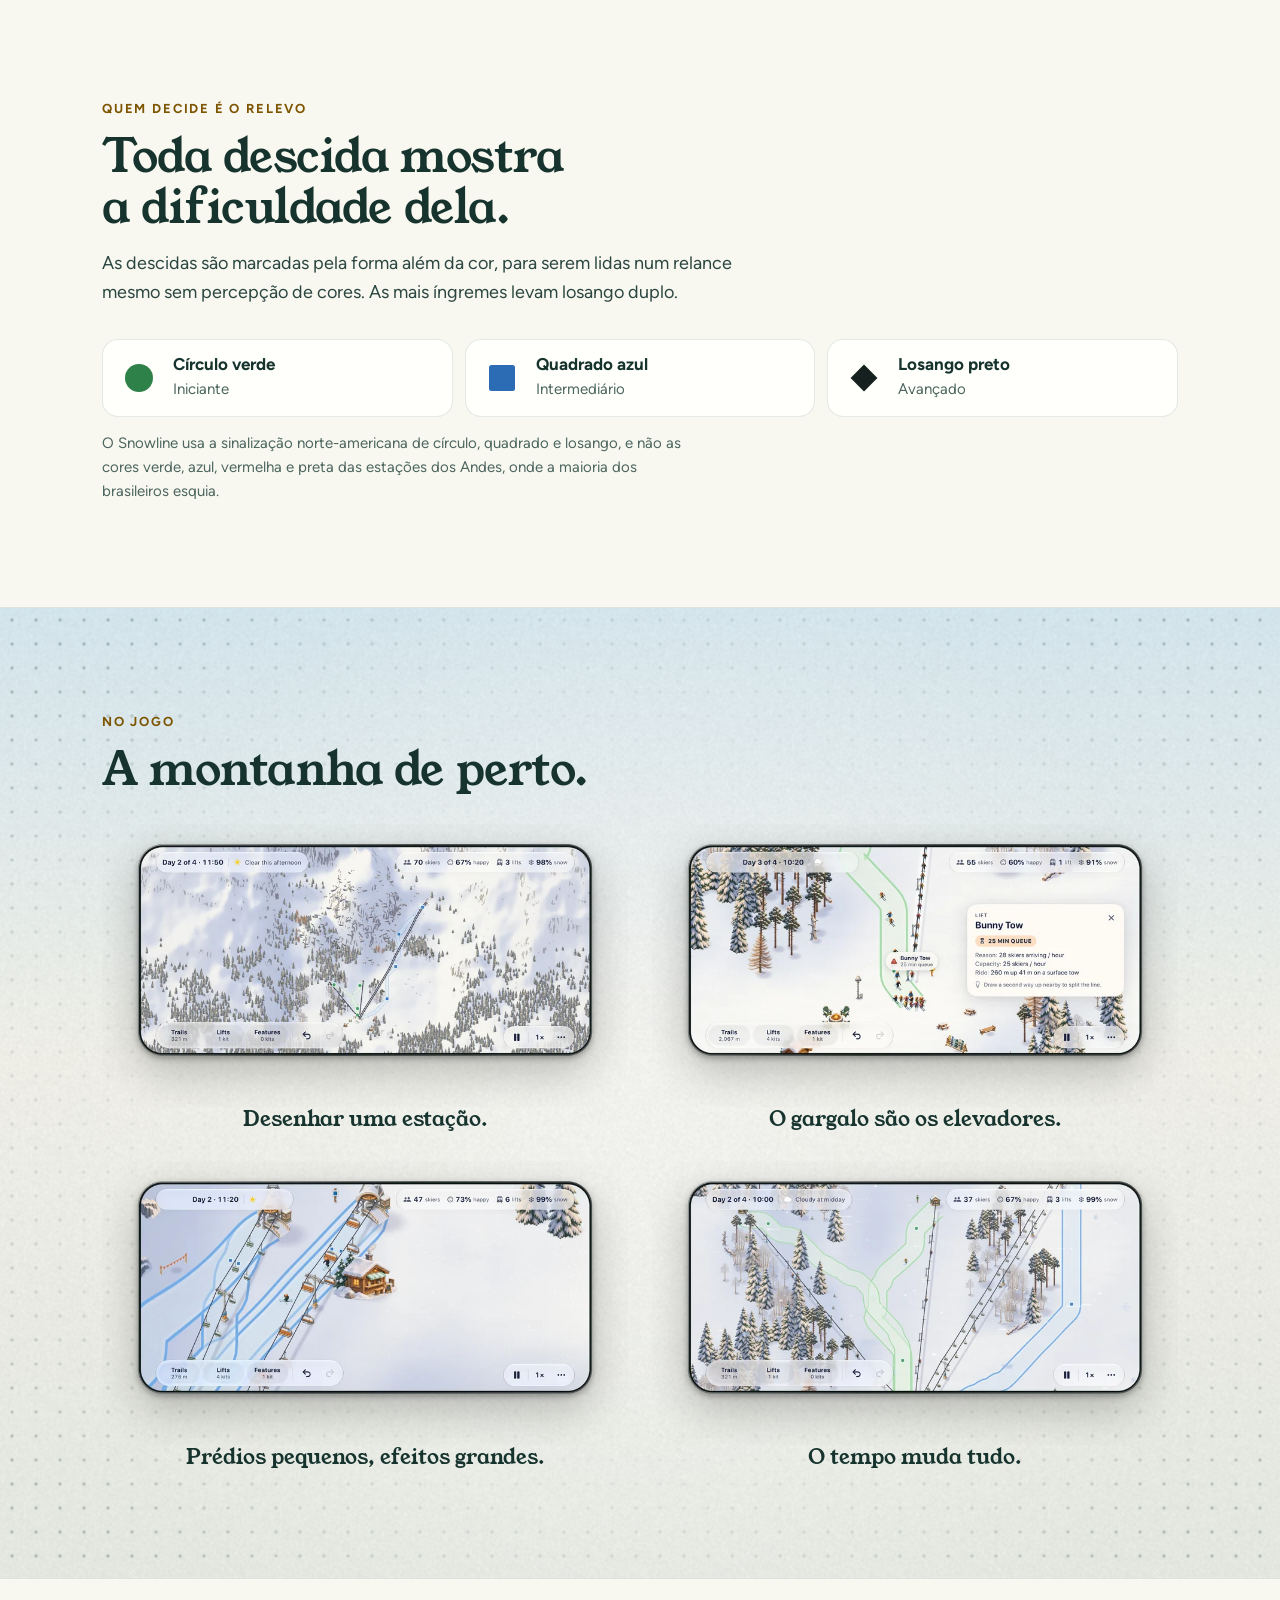
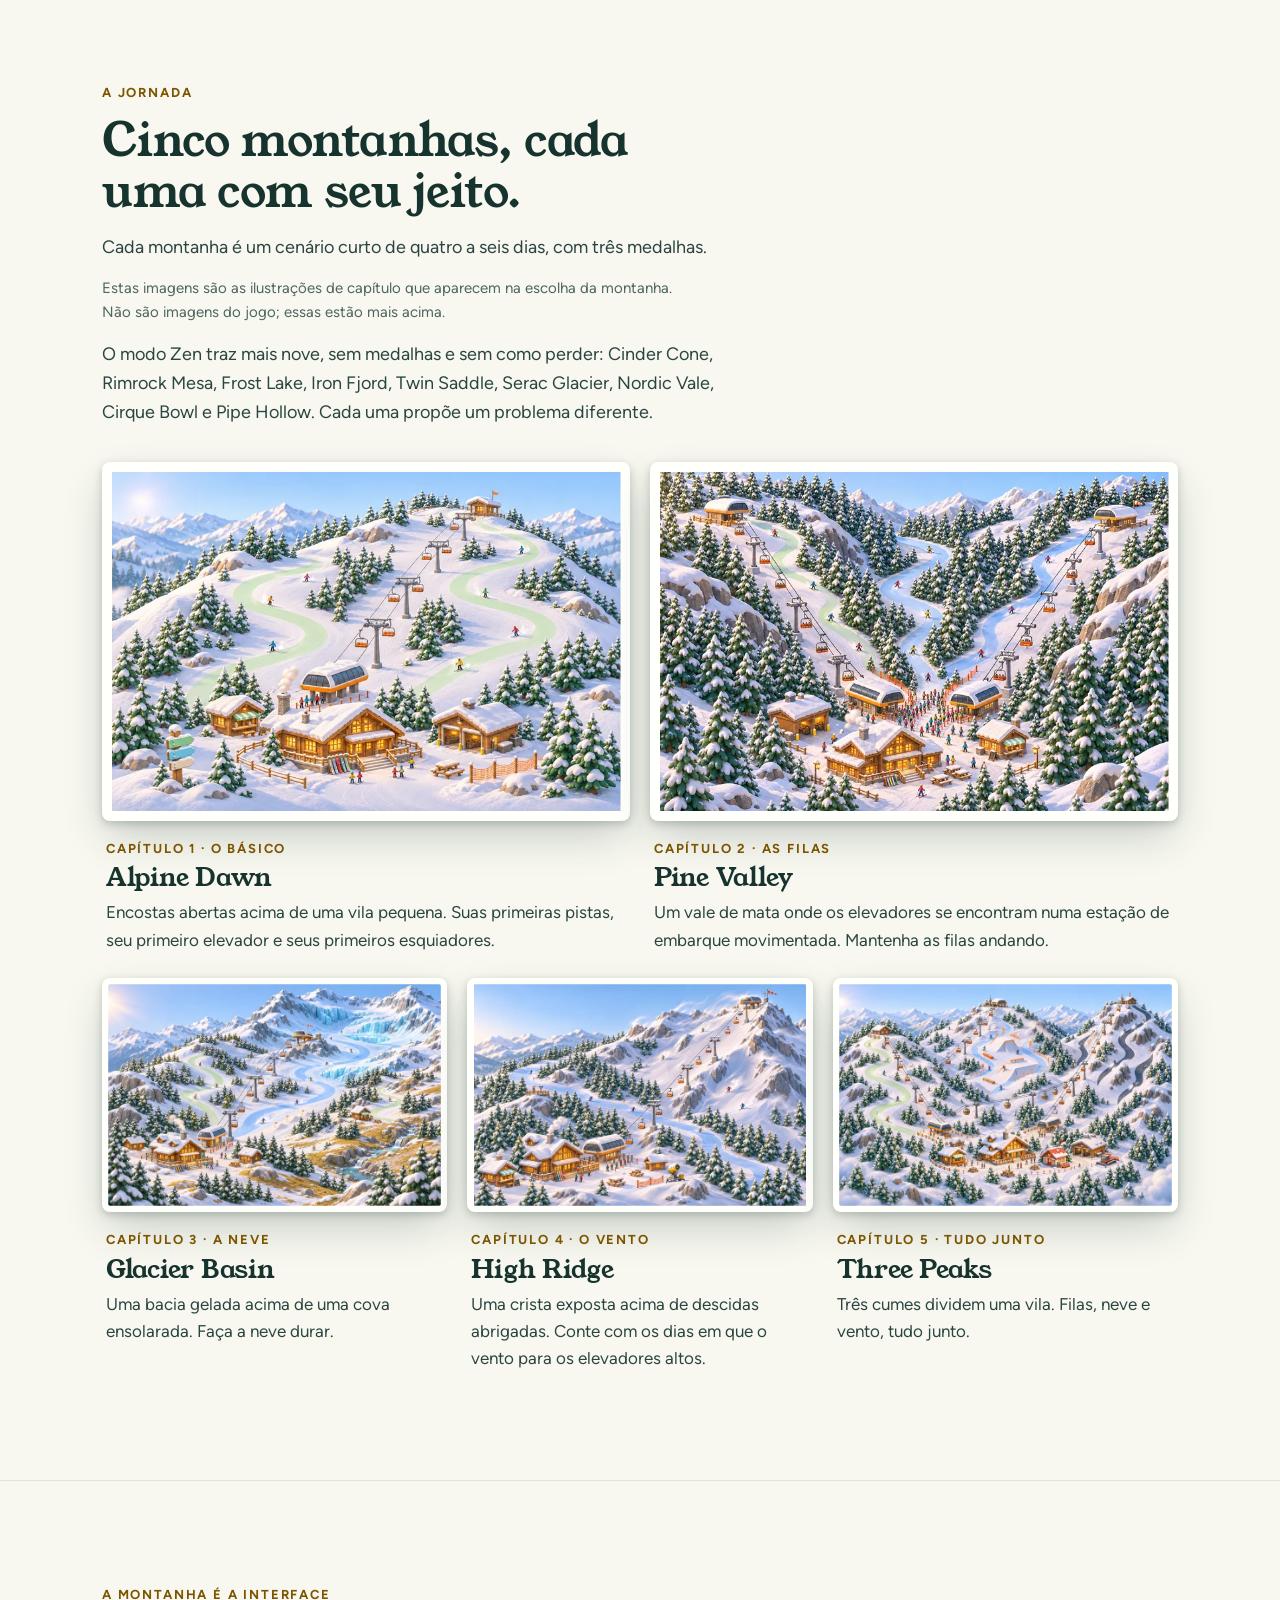
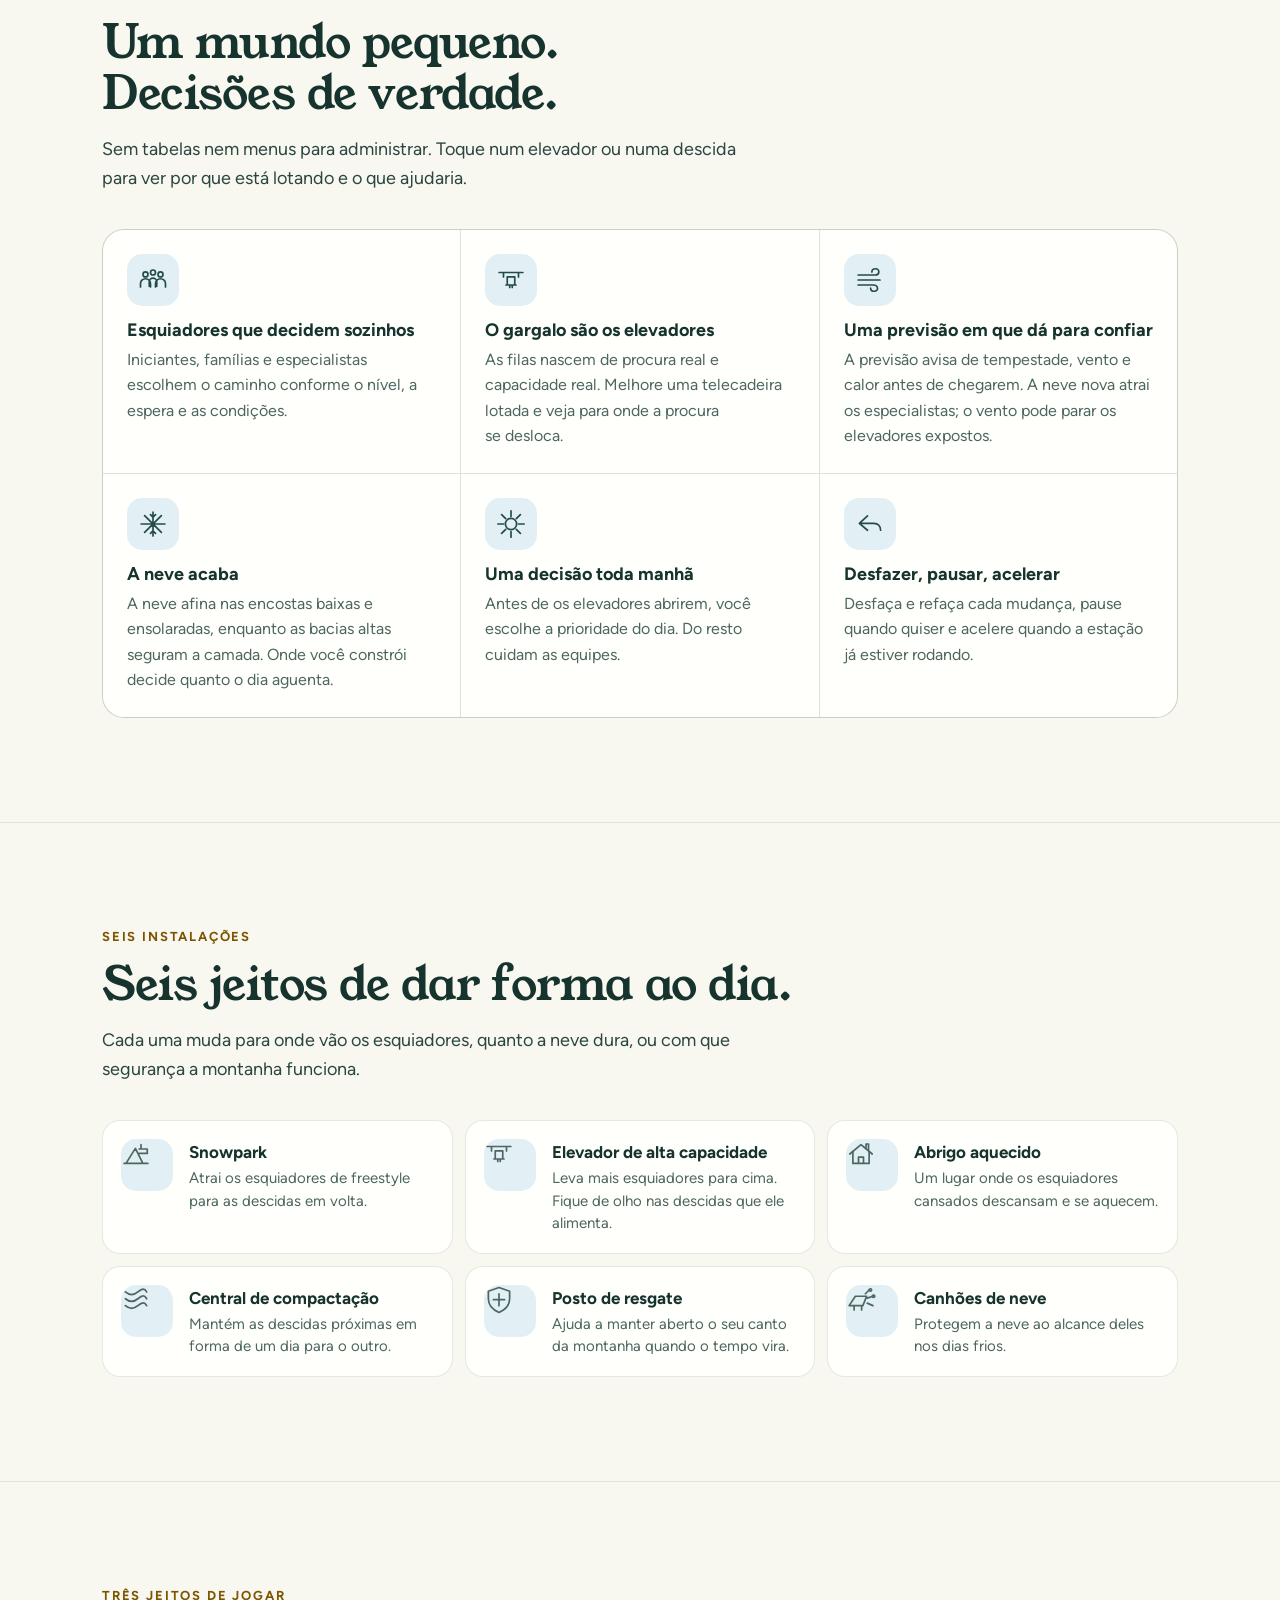
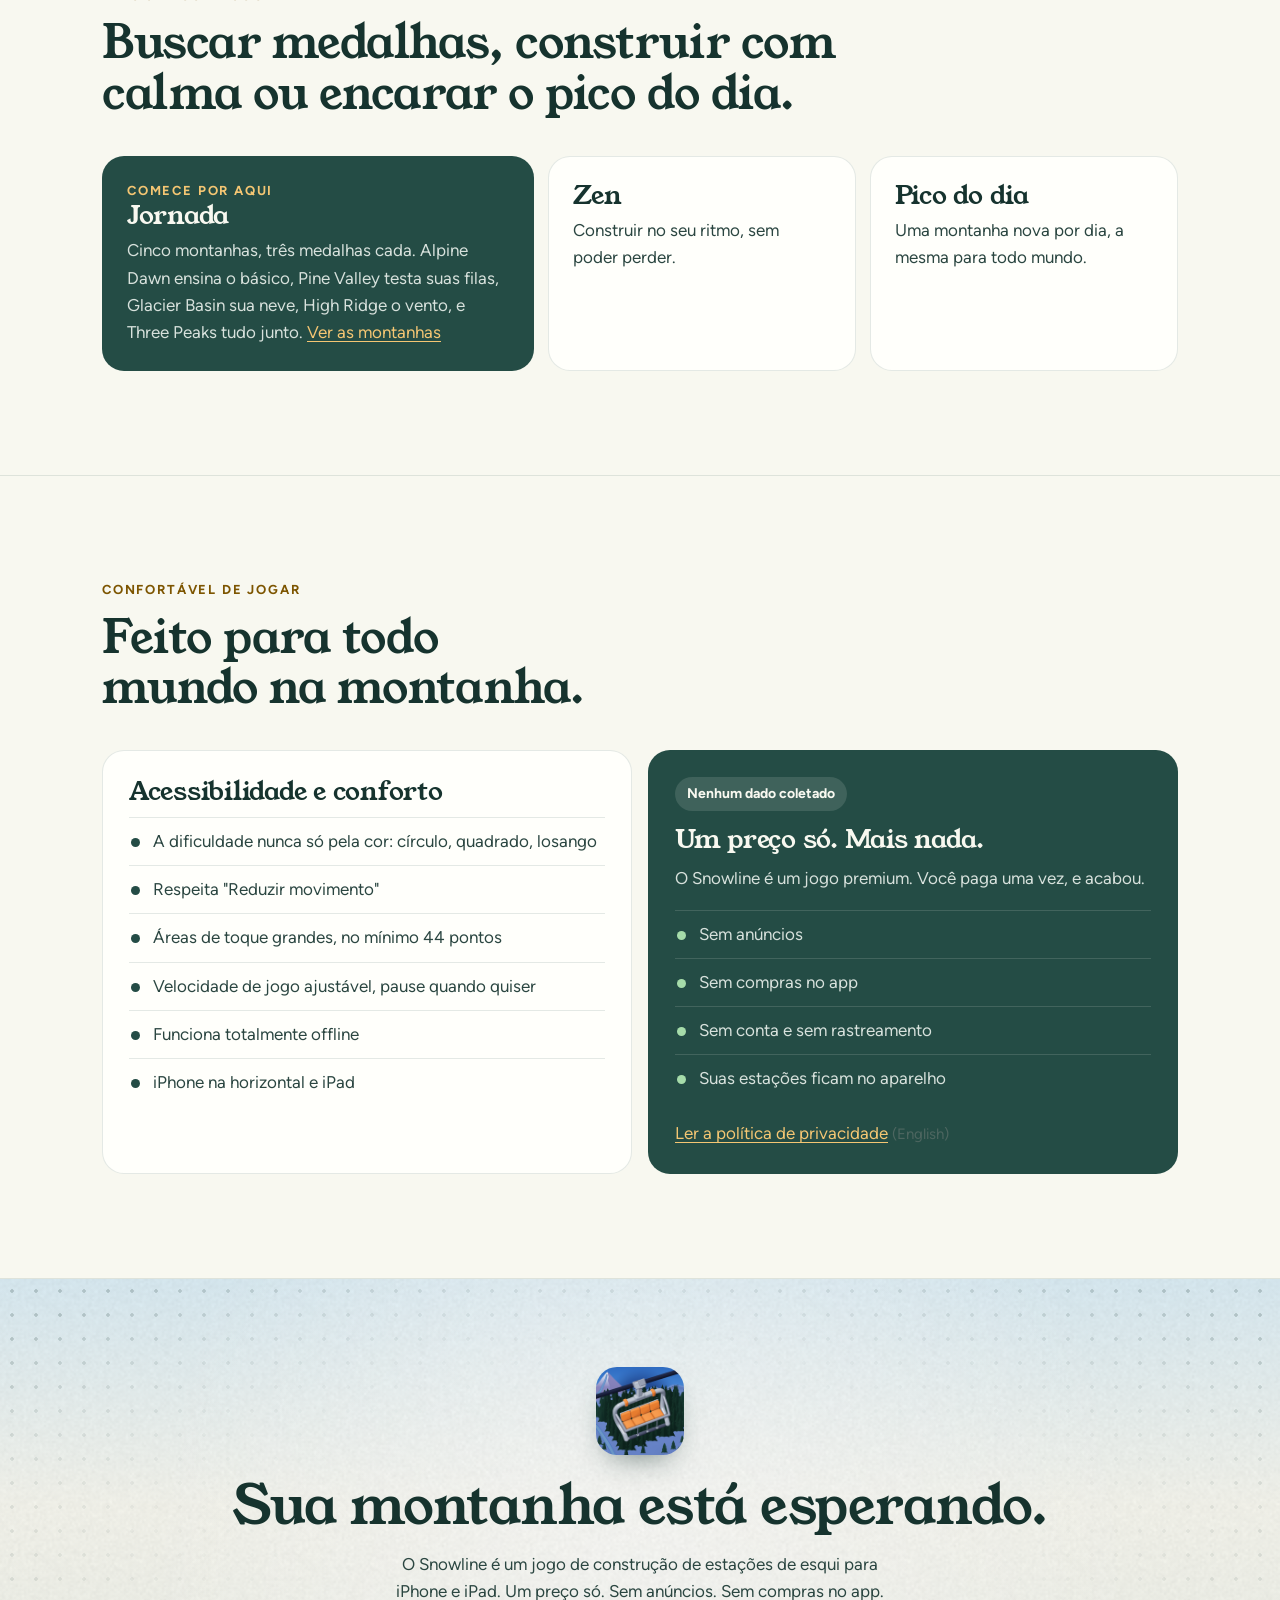
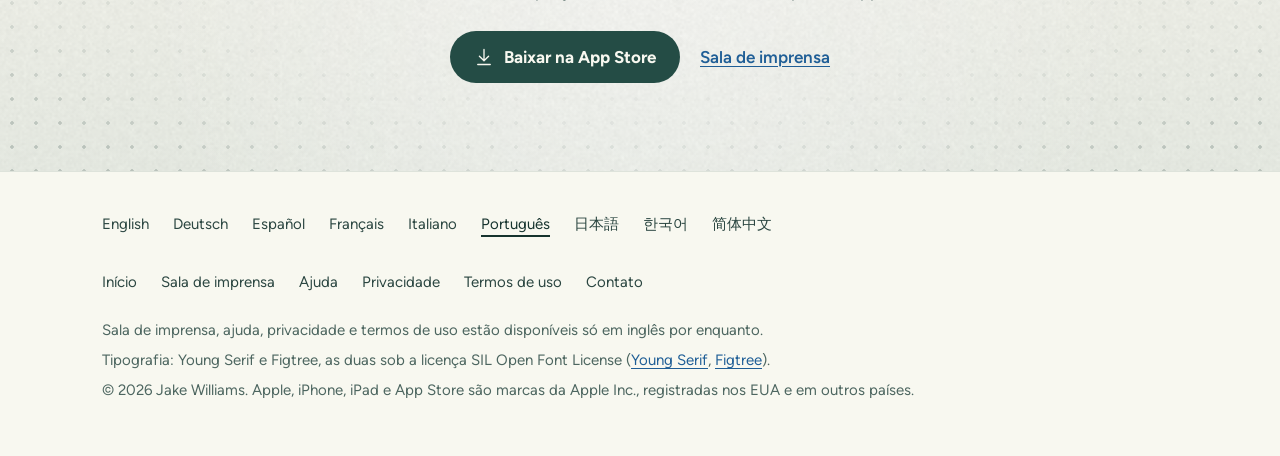
<file: index.pt.html>
<!DOCTYPE html>
<html lang="pt-BR">
<head>
<meta charset="UTF-8">
<meta name="viewport" content="width=device-width, initial-scale=1">
<title>Snowline: estação de esqui – jogo de construção para iPhone e iPad</title>
<meta name="description" content="Snowline é um jogo de construção para iPhone e iPad. Desenhe pistas e elevadores numa montanha pequena e veja pequenos esquiadores usarem tudo. Um preço só. Sem anúncios. Sem compras no app.">
<meta name="color-scheme" content="light dark">
<meta name="theme-color" content="#F8F8F0" media="(prefers-color-scheme: light)">
<meta name="theme-color" content="#0E1C1A" media="(prefers-color-scheme: dark)">
<!-- appmeta:start --><meta name="apple-itunes-app" content="app-id=6834599728"><!-- appmeta:end -->
<link rel="canonical" href="https://jakeintech.github.io/snowline-site/index.pt.html">
<!-- hreflang:start -->
<link rel="alternate" hreflang="en" href="https://jakeintech.github.io/snowline-site/">
<link rel="alternate" hreflang="de" href="https://jakeintech.github.io/snowline-site/index.de.html">
<link rel="alternate" hreflang="es" href="https://jakeintech.github.io/snowline-site/index.es.html">
<link rel="alternate" hreflang="fr" href="https://jakeintech.github.io/snowline-site/index.fr.html">
<link rel="alternate" hreflang="it" href="https://jakeintech.github.io/snowline-site/index.it.html">
<link rel="alternate" hreflang="ja" href="https://jakeintech.github.io/snowline-site/index.ja.html">
<link rel="alternate" hreflang="ko" href="https://jakeintech.github.io/snowline-site/index.ko.html">
<link rel="alternate" hreflang="pt-BR" href="https://jakeintech.github.io/snowline-site/index.pt.html">
<link rel="alternate" hreflang="zh-Hans" href="https://jakeintech.github.io/snowline-site/index.zh.html">
<link rel="alternate" hreflang="x-default" href="https://jakeintech.github.io/snowline-site/">
<!-- hreflang:end -->
<link rel="icon" type="image/png" href="assets/img/favicon.png">
<link rel="apple-touch-icon" href="assets/img/apple-touch-icon.png">
<meta property="og:type" content="website">
<meta property="og:site_name" content="Snowline">
<meta property="og:locale" content="pt_BR">
<meta property="og:locale:alternate" content="en_US">
<meta property="og:title" content="Snowline: uma montanha pequena, mil possibilidades">
<meta property="og:description" content="Um jogo de construção para iPhone e iPad. Desenhe as pistas. Veja eles esquiarem.">
<meta property="og:url" content="https://jakeintech.github.io/snowline-site/index.pt.html">
<meta property="og:image" content="https://jakeintech.github.io/snowline-site/assets/img/og.png">
<meta property="og:image:width" content="1200">
<meta property="og:image:height" content="630">
<meta property="og:image:alt" content="Snowline. Uma montanha pequena. Mil possibilidades.">
<meta name="twitter:card" content="summary_large_image">
<meta name="twitter:title" content="Snowline: uma montanha pequena, mil possibilidades">
<meta name="twitter:description" content="Um jogo de construção para iPhone e iPad. Desenhe as pistas. Veja eles esquiarem.">
<meta name="twitter:image" content="https://jakeintech.github.io/snowline-site/assets/img/og.png">
<meta name="twitter:image:alt" content="Snowline. Uma montanha pequena. Mil possibilidades.">
<link rel="preload" href="assets/fonts/young-serif-400.woff2" as="font" type="font/woff2" crossorigin>
<link rel="preload" href="assets/fonts/figtree-var.woff2" as="font" type="font/woff2" crossorigin>
<link rel="stylesheet" href="assets/site.css">
<!-- ld:start -->
<script type="application/ld+json">
{
  "@context": "https://schema.org",
  "@type": "VideoGame",
  "name": "Snowline: Estação de Esqui",
  "alternateName": "Snowline",
  "description": "Desenhe uma estação de esqui numa montanha pequena e veja ela funcionar. As pistas descem, os elevadores sobem, e pequenos esquiadores escolhem suas descidas, pegam fila, sobem e esquiam. Quando algo trava, o jogo diz onde, e um bom ajuste pode salvar o dia.",
  "inLanguage": "pt-BR",
  "genre": ["Simulação", "Estratégia"],
  "gamePlatform": ["iPhone", "iPad"],
  "operatingSystem": "iOS 18 ou posterior",
  "applicationCategory": "GameApplication",
  "playMode": "SinglePlayer",
  "url": "https://jakeintech.github.io/snowline-site/index.pt.html",
  "image": "https://jakeintech.github.io/snowline-site/assets/img/icon-512.png",
  "downloadUrl": "https://apps.apple.com/br/app/id6834599728",
  "author": { "@type": "Person", "name": "Jake Williams" }
}
</script>
<!-- ld:end -->
</head>
<body>
<a class="skip" href="#main">Ir para o conteúdo</a>

<header class="wrap site-head">
  <a class="brand" href="index.pt.html" aria-label="Snowline, página inicial">
    <img src="assets/img/icon-192.png" alt="" width="32" height="32">
    Snowline
  </a>
  <nav class="site-nav" aria-label="Site">
    <a href="#mountains">Montanhas</a>
    <a href="press.html" hreflang="en">Imprensa</a>
    <a href="support.html" hreflang="en">Ajuda</a>
    <a href="#languages">Português</a>
  </nav>
</header>

<main id="main">

<section class="hero stage" aria-labelledby="hero-title">
  <div class="wrap hero-grid">
    <div>
      <img class="hero-icon" src="assets/img/icon-192.png" width="76" height="76" alt="O ícone do Snowline: um topo com coníferas, uma pista cor de marfim em forma de S e um teleférico âmbar sobre um céu azul-geleira.">
      <p class="tag">Um jogo de construção para iPhone e iPad</p>
      <h1 id="hero-title"><span class="line">Uma montanha pequena.</span> <span class="line">Mil possibilidades.</span></h1>
      <!-- promo:start -->
      <p class="lede">Desenhe pistas e elevadores e veja pequenos esquiadores pegarem fila, fazerem suas curvas e correrem atrás da neve nova. Um preço só. Sem anúncios. Sem <span class="nb">compras no app</span>.</p>
      <!-- promo:end -->
      <div class="hero-cta">
        <!-- store-cta:start --><a class="btn store" href="https://apps.apple.com/br/app/id6834599728"><svg viewBox="0 0 48 48" fill="none" stroke="currentColor" stroke-width="3.2" stroke-linecap="round" stroke-linejoin="round" aria-hidden="true" focusable="false"><path d="M24 6v26M13 22l11 11 11-11M9 42h30"/></svg>Baixar na App Store</a><!-- store-cta:end -->
        <a href="#how">Como se joga</a>
      </div>
      <p class="fine">Um preço só, sem anúncios, sem compras no app, sem conta. Funciona totalmente offline. iOS 18 ou posterior.</p>
    </div>
    <figure class="art prints">
      <div class="stack">
        <img class="print back" src="assets/img/art/pine-valley-768.webp" srcset="assets/img/art/pine-valley-768.webp 768w, assets/img/art/pine-valley-1536.webp 1536w" sizes="(min-width: 1140px) 360px, (min-width: 960px) 34vw, 66vw" width="1536" height="1024" alt="">
        <img class="print front" src="assets/img/art/alpine-dawn-1536.webp" srcset="assets/img/art/alpine-dawn-768.webp 768w, assets/img/art/alpine-dawn-1536.webp 1536w" sizes="(min-width: 1140px) 500px, (min-width: 960px) 46vw, 92vw" width="1536" height="1024" fetchpriority="high" alt="Uma montanha de esqui pequena pintada de manhã: uma cabana de madeira e uma estação de embarque numa vila nevada, uma telecadeira subindo entre coníferas, e descidas verde-claras serpenteando até o vale.">
      </div>
      <figcaption>Alpine Dawn, e atrás Pine Valley: ilustrações de capítulo da Jornada, não imagens do jogo.</figcaption>
    </figure>
  </div>
</section>

<section class="section" id="how" aria-labelledby="how-title">
  <div class="wrap">
    <p class="tag">Como se joga</p>
    <h2 id="how-title">Desenhe as pistas. Veja eles esquiarem.</h2>
    <p class="intro">Um gesto, e a montanha ganha vida. Você traça as descidas e os elevadores; os esquiadores, o tempo e as filas respondem sozinhos.</p>
    <ol class="steps">
      <li>
        <span class="ico"><svg viewBox="0 0 48 48" fill="none" stroke="currentColor" stroke-width="2.7" stroke-linecap="round" stroke-linejoin="round" aria-hidden="true" focusable="false"><path d="M9 40 C11 28 32 29 26 17 S32 8 40 8"/><circle cx="9" cy="40" r="3"/><circle cx="40" cy="8" r="3"/></svg></span>
        <span class="n">Um</span>
        <h3>Desenhar pistas</h3>
        <p>Arraste um dedo morro abaixo, direto sobre o relevo. É o relevo que define a inclinação: atravessando um paredão a descida suaviza; descendo reto, vira preta.</p>
      </li>
      <li>
        <span class="ico"><svg viewBox="0 0 48 48" fill="none" stroke="currentColor" stroke-width="2.7" stroke-linecap="round" stroke-linejoin="round" aria-hidden="true" focusable="false"><path d="M5 12H43M12 12v7m24-7v7M18 19h12v13H18zM16 32h16M22 32v4m4-4v4"/></svg></span>
        <span class="n">Dois</span>
        <h3>Fazer os elevadores girarem</h3>
        <p>As pistas levam os esquiadores para baixo, os elevadores trazem de volta, e é aí que as filas aparecem. Comece com um teleesqui, leve telecadeiras pelas cristas e mande uma telecabine até o topo.</p>
      </li>
      <li>
        <span class="ico"><svg viewBox="0 0 48 48" fill="none" stroke="currentColor" stroke-width="2.7" stroke-linecap="round" stroke-linejoin="round" aria-hidden="true" focusable="false"><circle cx="12" cy="15" r="4"/><circle cx="24" cy="12" r="4"/><circle cx="36" cy="15" r="4"/><path d="M4 35v-5a8 8 0 0 1 16 0v5m-2-1v-7a6 6 0 0 1 12 0v7m-2 1v-5a8 8 0 0 1 16 0v5"/></svg></span>
        <span class="n">Três</span>
        <h3>Veja eles esquiarem</h3>
        <p>Iniciantes, famílias, passeadores, especialistas e aventureiros escolhem cada um as descidas que combinam com eles, pegam fila, correm atrás da neve nova e vão embora quando cansam. Quando algo trava, o jogo diz onde.</p>
      </li>
    </ol>
  </div>
</section>

<section class="section" id="terrain" aria-labelledby="terrain-title">
  <div class="wrap">
    <p class="tag">Quem decide é o relevo</p>
    <h2 id="terrain-title">Toda descida mostra a dificuldade dela.</h2>
    <p class="intro">As descidas são marcadas pela forma além da cor, para serem lidas num relance mesmo sem percepção de cores. As mais íngremes levam losango duplo.</p>
    <ul class="markers">
      <li><svg viewBox="0 0 36 36" aria-hidden="true" focusable="false"><circle class="mk-green" cx="18" cy="18" r="14"/></svg><div><b>Círculo verde</b><span>Iniciante</span></div></li>
      <li><svg viewBox="0 0 36 36" aria-hidden="true" focusable="false"><rect class="mk-blue" x="5" y="5" width="26" height="26" rx="2.5"/></svg><div><b>Quadrado azul</b><span>Intermediário</span></div></li>
      <li><svg viewBox="0 0 36 36" aria-hidden="true" focusable="false"><rect class="mk-black" x="8.5" y="8.5" width="19" height="19" transform="rotate(45 18 18)"/></svg><div><b>Losango preto</b><span>Avançado</span></div></li>
    </ul>
    <p class="note">O Snowline usa a sinalização norte-americana de círculo, quadrado e losango, e não as cores verde, azul, vermelha e preta das estações dos Andes, onde a maioria dos brasileiros esquia.</p>
  </div>
</section>

<section class="section stage" id="screenshots" aria-labelledby="screenshots-title">
  <div class="wrap">
    <p class="tag">No jogo</p>
    <h2 id="screenshots-title">A montanha de perto.</h2>
    <ul class="shots">
      <li><figure><img src="assets/img/shots/01-overview-small.webp" srcset="assets/img/shots/01-overview-small.webp 879w, assets/img/shots/01-overview.webp 1759w" sizes="(min-width: 960px) 50vw, 100vw" width="1759" height="949" alt="Uma estação inteira do Snowline na montanha, com pistas, elevadores e esquiadores."><figcaption>Desenhar uma estação.</figcaption></figure></li>
      <li><figure><img src="assets/img/shots/02-queue-small.webp" srcset="assets/img/shots/02-queue-small.webp 879w, assets/img/shots/02-queue.webp 1759w" sizes="(min-width: 960px) 50vw, 100vw" width="1759" height="949" loading="lazy" alt="Esquiadores na fila da estação de embarque de um elevador movimentado."><figcaption>O gargalo são os elevadores.</figcaption></figure></li>
      <li><figure><img src="assets/img/shots/03-features-small.webp" srcset="assets/img/shots/03-features-small.webp 879w, assets/img/shots/03-features.webp 1759w" sizes="(min-width: 960px) 50vw, 100vw" width="1759" height="949" loading="lazy" alt="Close de uma instalação: um abrigo aquecido ao lado de duas telecadeiras levando esquiadores."><figcaption>Prédios pequenos, efeitos grandes.</figcaption></figure></li>
      <li><figure><img src="assets/img/shots/04-snowfall-small.webp" srcset="assets/img/shots/04-snowfall-small.webp 879w, assets/img/shots/04-snowfall.webp 1759w" sizes="(min-width: 960px) 50vw, 100vw" width="1759" height="949" loading="lazy" alt="Nevasca sobre a estação."><figcaption>O tempo muda tudo.</figcaption></figure></li>
    </ul>
  </div>
</section>

<section class="section" id="mountains" aria-labelledby="mountains-title">
  <div class="wrap">
    <p class="tag">A Jornada</p>
    <h2 id="mountains-title">Cinco montanhas, cada uma com seu jeito.</h2>
    <p class="intro">Cada montanha é um cenário curto de quatro a seis dias, com três medalhas.</p>
    <p class="note">Estas imagens são as ilustrações de capítulo que aparecem na escolha da montanha. Não são imagens do jogo; essas estão mais acima.</p>
    <!-- new-mountains:start --><p class="intro">O modo Zen traz mais nove, sem medalhas e sem como perder: Cinder Cone, Rimrock Mesa, Frost Lake, Iron Fjord, Twin Saddle, Serac Glacier, Nordic Vale, Cirque Bowl e Pipe Hollow. Cada uma propõe um problema diferente.</p><!-- new-mountains:end -->
    <ul class="peaks">
      <li class="peak">
        <img class="print" src="assets/img/art/alpine-dawn-768.webp" srcset="assets/img/art/alpine-dawn-768.webp 768w, assets/img/art/alpine-dawn-1536.webp 1536w" sizes="(min-width: 720px) 50vw, 100vw" width="1536" height="1024" loading="lazy" alt="Uma montanha pequena pintada de manhã: uma cabana de madeira e uma estação de embarque numa vila nevada, uma telecadeira subindo entre coníferas, e descidas verde-claras serpenteando até o vale.">
        <div class="body">
          <p class="n">Capítulo 1 &middot; O básico</p>
          <h3>Alpine Dawn</h3>
          <p>Encostas abertas acima de uma vila pequena. Suas primeiras pistas, seu primeiro elevador e seus primeiros esquiadores.</p>
        </div>
      </li>
      <li class="peak">
        <img class="print" src="assets/img/art/pine-valley-768.webp" srcset="assets/img/art/pine-valley-768.webp 768w, assets/img/art/pine-valley-1536.webp 1536w" sizes="(min-width: 720px) 50vw, 100vw" width="1536" height="1024" loading="lazy" alt="Um vale de mata pintado: telecadeiras sobem dos dois lados a partir de uma estação de embarque onde espera uma multidão de pequenos esquiadores.">
        <div class="body">
          <p class="n">Capítulo 2 &middot; As filas</p>
          <h3>Pine Valley</h3>
          <p>Um vale de mata onde os elevadores se encontram numa estação de embarque movimentada. Mantenha as filas andando.</p>
        </div>
      </li>
      <li class="peak">
        <img class="print" src="assets/img/art/glacier-basin-768.webp" srcset="assets/img/art/glacier-basin-768.webp 768w, assets/img/art/glacier-basin-1536.webp 1536w" sizes="(min-width: 960px) 33vw, (min-width: 720px) 50vw, 100vw" width="1536" height="1024" loading="lazy" alt="Uma bacia de altitude pintada: seracs azul-gelo lá em cima, uma telecadeira e descidas sinuosas abaixo, e uma cova baixa e ensolarada onde a neve afina até a grama perto de um riacho.">
        <div class="body">
          <p class="n">Capítulo 3 &middot; A neve</p>
          <h3>Glacier Basin</h3>
          <p>Uma bacia gelada acima de uma cova ensolarada. Faça a neve durar.</p>
        </div>
      </li>
      <li class="peak">
        <img class="print" src="assets/img/art/high-ridge-768.webp" srcset="assets/img/art/high-ridge-768.webp 768w, assets/img/art/high-ridge-1536.webp 1536w" sizes="(min-width: 960px) 33vw, (min-width: 720px) 50vw, 100vw" width="1536" height="1024" loading="lazy" alt="Uma crista rochosa e íngreme pintada, com a neve varrida pelo vento no alto, uma telecadeira até uma estação no topo e uma descida serpenteando mais abaixo por uma mata abrigada.">
        <div class="body">
          <p class="n">Capítulo 4 &middot; O vento</p>
          <h3>High Ridge</h3>
          <p>Uma crista exposta acima de descidas abrigadas. Conte com os dias em que o vento para os elevadores altos.</p>
        </div>
      </li>
      <li class="peak">
        <img class="print" src="assets/img/art/three-peaks-768.webp" srcset="assets/img/art/three-peaks-768.webp 768w, assets/img/art/three-peaks-1536.webp 1536w" sizes="(min-width: 960px) 33vw, (min-width: 720px) 50vw, 100vw" width="1536" height="1024" loading="lazy" alt="Uma estação pintada com três cumes nevados em volta de uma vila, com telecadeiras e uma telecabine, um snowpark com saltos entre elas, e descidas serpenteando de cada cume.">
        <div class="body">
          <p class="n">Capítulo 5 &middot; Tudo junto</p>
          <h3>Three Peaks</h3>
          <p>Três cumes dividem uma vila. Filas, neve e vento, tudo junto.</p>
        </div>
      </li>
    </ul>
  </div>
</section>

<section class="section" id="features" aria-labelledby="features-title">
  <div class="wrap">
    <p class="tag">A montanha é a interface</p>
    <h2 id="features-title">Um mundo pequeno. Decisões de verdade.</h2>
    <p class="intro">Sem tabelas nem menus para administrar. Toque num elevador ou numa descida para ver por que está lotando e o que ajudaria.</p>
    <div class="grid">
      <div>
        <span class="ico"><svg viewBox="0 0 48 48" fill="none" stroke="currentColor" stroke-width="2.7" stroke-linecap="round" stroke-linejoin="round" aria-hidden="true" focusable="false"><circle cx="12" cy="15" r="4"/><circle cx="24" cy="12" r="4"/><circle cx="36" cy="15" r="4"/><path d="M4 35v-5a8 8 0 0 1 16 0v5m-2-1v-7a6 6 0 0 1 12 0v7m-2 1v-5a8 8 0 0 1 16 0v5"/></svg></span>
        <h3>Esquiadores que decidem sozinhos</h3>
        <p>Iniciantes, famílias e especialistas escolhem o caminho conforme o nível, a espera e as condições.</p>
      </div>
      <div>
        <span class="ico"><svg viewBox="0 0 48 48" fill="none" stroke="currentColor" stroke-width="2.7" stroke-linecap="round" stroke-linejoin="round" aria-hidden="true" focusable="false"><path d="M5 12H43M12 12v7m24-7v7M18 19h12v13H18zM16 32h16M22 32v4m4-4v4"/></svg></span>
        <h3>O gargalo são os elevadores</h3>
        <p>As filas nascem de procura real e capacidade real. Melhore uma telecadeira lotada e veja para onde a procura se desloca.</p>
      </div>
      <div>
        <span class="ico"><svg viewBox="0 0 48 48" fill="none" stroke="currentColor" stroke-width="2.7" stroke-linecap="round" stroke-linejoin="round" aria-hidden="true" focusable="false"><path d="M5 16h27c8 0 8-10 1-10-4 0-6 2-6 5M5 24h35M5 32h24c9 0 9 10 2 10-4 0-6-2-6-5"/></svg></span>
        <h3>Uma previsão em que dá para confiar</h3>
        <p>A previsão avisa de tempestade, vento e calor antes de chegarem. A neve nova atrai os especialistas; o vento pode parar os elevadores expostos.</p>
      </div>
      <div>
        <span class="ico"><svg viewBox="0 0 48 48" fill="none" stroke="currentColor" stroke-width="2.7" stroke-linecap="round" stroke-linejoin="round" aria-hidden="true" focusable="false"><path d="M24 5v38M5 24h38M10.6 10.6l26.8 26.8M37.4 10.6 10.6 37.4M20 9l4 4 4-4M20 39l4-4 4 4"/></svg></span>
        <h3>A neve acaba</h3>
        <p>A neve afina nas encostas baixas e ensolaradas, enquanto as bacias altas seguram a camada. Onde você constrói decide quanto o dia aguenta.</p>
      </div>
      <div>
        <span class="ico"><svg viewBox="0 0 48 48" fill="none" stroke="currentColor" stroke-width="2.7" stroke-linecap="round" stroke-linejoin="round" aria-hidden="true" focusable="false"><circle cx="24" cy="24" r="9"/><path d="M24 3v9m0 24v9M3 24h9m24 0h9M9 9l6.5 6.5m17 17L39 39M9 39l6.5-6.5m17-17L39 9"/></svg></span>
        <h3>Uma decisão toda manhã</h3>
        <p>Antes de os elevadores abrirem, você escolhe a prioridade do dia. Do resto cuidam as equipes.</p>
      </div>
      <div>
        <span class="ico"><svg viewBox="0 0 48 48" fill="none" stroke="currentColor" stroke-width="2.7" stroke-linecap="round" stroke-linejoin="round" aria-hidden="true" focusable="false"><path d="M20 11 7 23l13 11M8 23h22c7 0 11 5 11 11"/></svg></span>
        <h3>Desfazer, pausar, acelerar</h3>
        <p>Desfaça e refaça cada mudança, pause quando quiser e acelere quando a estação já estiver rodando.</p>
      </div>
    </div>
  </div>
</section>

<section class="section" id="kit" aria-labelledby="kit-title">
  <div class="wrap">
    <p class="tag">Seis instalações</p>
    <h2 id="kit-title">Seis jeitos de dar forma ao dia.</h2>
    <p class="intro">Cada uma muda para onde vão os esquiadores, quanto a neve dura, ou com que segurança a montanha funciona.</p>
    <ul class="kit">
      <li><span class="ico"><svg viewBox="0 0 48 48" fill="none" stroke="currentColor" stroke-width="2.7" stroke-linecap="round" stroke-linejoin="round" aria-hidden="true" focusable="false"><path d="M5 39h38M8 39l15-24 12 24M29 16h13v7H29M32 9v7"/></svg></span><div><b>Snowpark</b><span>Atrai os esquiadores de freestyle para as descidas em volta.</span></div></li>
      <li><span class="ico"><svg viewBox="0 0 48 48" fill="none" stroke="currentColor" stroke-width="2.7" stroke-linecap="round" stroke-linejoin="round" aria-hidden="true" focusable="false"><path d="M5 12H43M12 12v7m24-7v7M18 19h12v13H18zM16 32h16M22 32v4m4-4v4"/></svg></span><div><b>Elevador de alta capacidade</b><span>Leva mais esquiadores para cima. Fique de olho nas descidas que ele alimenta.</span></div></li>
      <li><span class="ico"><svg viewBox="0 0 48 48" fill="none" stroke="currentColor" stroke-width="2.7" stroke-linecap="round" stroke-linejoin="round" aria-hidden="true" focusable="false"><path d="M6 24 24 9l18 15"/><path d="M11 20v19h26V20M20 39V29h8v10M32 15V8h4v10"/></svg></span><div><b>Abrigo aquecido</b><span>Um lugar onde os esquiadores cansados descansam e se aquecem.</span></div></li>
      <li><span class="ico"><svg viewBox="0 0 48 48" fill="none" stroke="currentColor" stroke-width="2.7" stroke-linecap="round" stroke-linejoin="round" aria-hidden="true" focusable="false"><path d="M7 11c7 6 13 6 20 0s11-6 14 0M7 22c7 6 13 6 20 0s11-6 14 0M7 33c7 6 13 6 20 0s11-6 14 0"/></svg></span><div><b>Central de compactação</b><span>Mantém as descidas próximas em forma de um dia para o outro.</span></div></li>
      <li><span class="ico"><svg viewBox="0 0 48 48" fill="none" stroke="currentColor" stroke-width="2.7" stroke-linecap="round" stroke-linejoin="round" aria-hidden="true" focusable="false"><path d="M24 4 41 10v12c0 12-8 18-17 22C15 40 7 34 7 22V10L24 4Z"/><path d="M24 14v19m-9-9.5h18"/></svg></span><div><b>Posto de resgate</b><span>Ajuda a manter aberto o seu canto da montanha quando o tempo vira.</span></div></li>
      <li><span class="ico"><svg viewBox="0 0 48 48" fill="none" stroke="currentColor" stroke-width="2.7" stroke-linecap="round" stroke-linejoin="round" aria-hidden="true" focusable="false"><path d="M5 33h22l6-15H15L5 33Zm8 0v7m12-7v7M31 14l6-6m-3 13 9-3m-9 11 9 4"/><circle cx="39" cy="8" r="2"/><circle cx="44" cy="18" r="2"/></svg></span><div><b>Canhões de neve</b><span>Protegem a neve ao alcance deles nos dias frios.</span></div></li>
    </ul>
  </div>
</section>

<section class="section" id="modes" aria-labelledby="modes-title">
  <div class="wrap">
    <p class="tag">Três jeitos de jogar</p>
    <h2 id="modes-title">Buscar medalhas, construir com calma ou encarar o pico do dia.</h2>
    <ul class="modes">
      <li class="journey">
        <p class="tag">Comece por aqui</p>
        <h3>Jornada</h3>
        <p>Cinco montanhas, três medalhas cada. Alpine Dawn ensina o básico, Pine Valley testa suas filas, Glacier Basin sua neve, High Ridge o vento, e Three Peaks tudo junto. <a href="#mountains">Ver as montanhas</a></p>
      </li>
      <li>
        <h3>Zen</h3>
        <p>Construir no seu ritmo, sem poder perder.</p>
      </li>
      <li>
        <h3>Pico do dia</h3>
        <p>Uma montanha nova por dia, a mesma para todo mundo.</p>
      </li>
    </ul>
  </div>
</section>

<section class="section" id="comfort" aria-labelledby="comfort-title">
  <div class="wrap">
    <p class="tag">Confortável de jogar</p>
    <h2 id="comfort-title">Feito para todo mundo na montanha.</h2>
    <div class="split">
      <div class="panel">
        <h3>Acessibilidade e conforto</h3>
        <ul>
          <li>A dificuldade nunca só pela cor: círculo, quadrado, losango</li>
          <li>Respeita "Reduzir movimento"</li>
          <li>Áreas de toque grandes, no mínimo 44 pontos</li>
          <li>Velocidade de jogo ajustável, pause quando quiser</li>
          <li>Funciona totalmente offline</li>
          <li>iPhone na horizontal e iPad</li>
        </ul>
      </div>
      <div class="panel privacy">
        <span class="label">Nenhum dado coletado</span>
        <h3>Um preço só. Mais nada.</h3>
        <p>O Snowline é um jogo premium. Você paga uma vez, e acabou.</p>
        <ul>
          <li>Sem anúncios</li>
          <li>Sem compras no app</li>
          <li>Sem conta e sem rastreamento</li>
          <li>Suas estações ficam no aparelho</li>
        </ul>
        <p><a href="privacy-policy.html" hreflang="en">Ler a política de privacidade</a> <span class="fine" lang="en">(English)</span></p>
      </div>
    </div>
  </div>
</section>

<section class="closing stage" aria-labelledby="closing-title">
  <div class="wrap">
    <img src="assets/img/icon-192.png" width="88" height="88" alt="">
    <h2 id="closing-title">Sua montanha está esperando.</h2>
    <p>O Snowline é um jogo de construção de estações de esqui para iPhone e iPad. Um preço só. Sem anúncios. Sem compras no app.</p>
    <div class="hero-cta">
      <!-- store-cta:start --><a class="btn store" href="https://apps.apple.com/br/app/id6834599728"><svg viewBox="0 0 48 48" fill="none" stroke="currentColor" stroke-width="3.2" stroke-linecap="round" stroke-linejoin="round" aria-hidden="true" focusable="false"><path d="M24 6v26M13 22l11 11 11-11M9 42h30"/></svg>Baixar na App Store</a><!-- store-cta:end -->
      <a href="press.html" hreflang="en">Sala de imprensa</a>
    </div>
  </div>
</section>

</main>

<footer class="site-foot">
  <div class="wrap">
    <nav id="languages" aria-label="Idioma">
<!-- langnav:start -->
      <a href="./" hreflang="en" lang="en">English</a>
      <a href="index.de.html" hreflang="de" lang="de">Deutsch</a>
      <a href="index.es.html" hreflang="es" lang="es">Español</a>
      <a href="index.fr.html" hreflang="fr" lang="fr">Français</a>
      <a href="index.it.html" hreflang="it" lang="it">Italiano</a>
      <a href="index.pt.html" hreflang="pt-BR" aria-current="true">Português</a>
      <a href="index.ja.html" hreflang="ja" lang="ja">日本語</a>
      <a href="index.ko.html" hreflang="ko" lang="ko">한국어</a>
      <a href="index.zh.html" hreflang="zh-Hans" lang="zh-Hans">简体中文</a>
      <!-- langnav:end -->
    </nav>
    <nav aria-label="Rodapé">
      <a href="index.pt.html">Início</a>
      <a href="press.html" hreflang="en">Sala de imprensa</a>
      <a href="support.html" hreflang="en">Ajuda</a>
      <a href="privacy-policy.html" hreflang="en">Privacidade</a>
      <a href="terms-of-service.html" hreflang="en">Termos de uso</a>
      <a href="mailto:info@jakeawilliams.com">Contato</a>
    </nav>
    <p>Sala de imprensa, ajuda, privacidade e termos de uso estão disponíveis só em inglês por enquanto.</p>
    <p>Tipografia: Young Serif e Figtree, as duas sob a licença SIL Open Font License (<a href="assets/fonts/OFL-YoungSerif.txt">Young Serif</a>, <a href="assets/fonts/OFL-Figtree.txt">Figtree</a>).</p>
    <p>&copy; 2026 Jake Williams. Apple, iPhone, iPad e App Store são marcas da Apple Inc., registradas nos EUA e em outros países.</p>
  </div>
</footer>
</body>
</html>
</file>
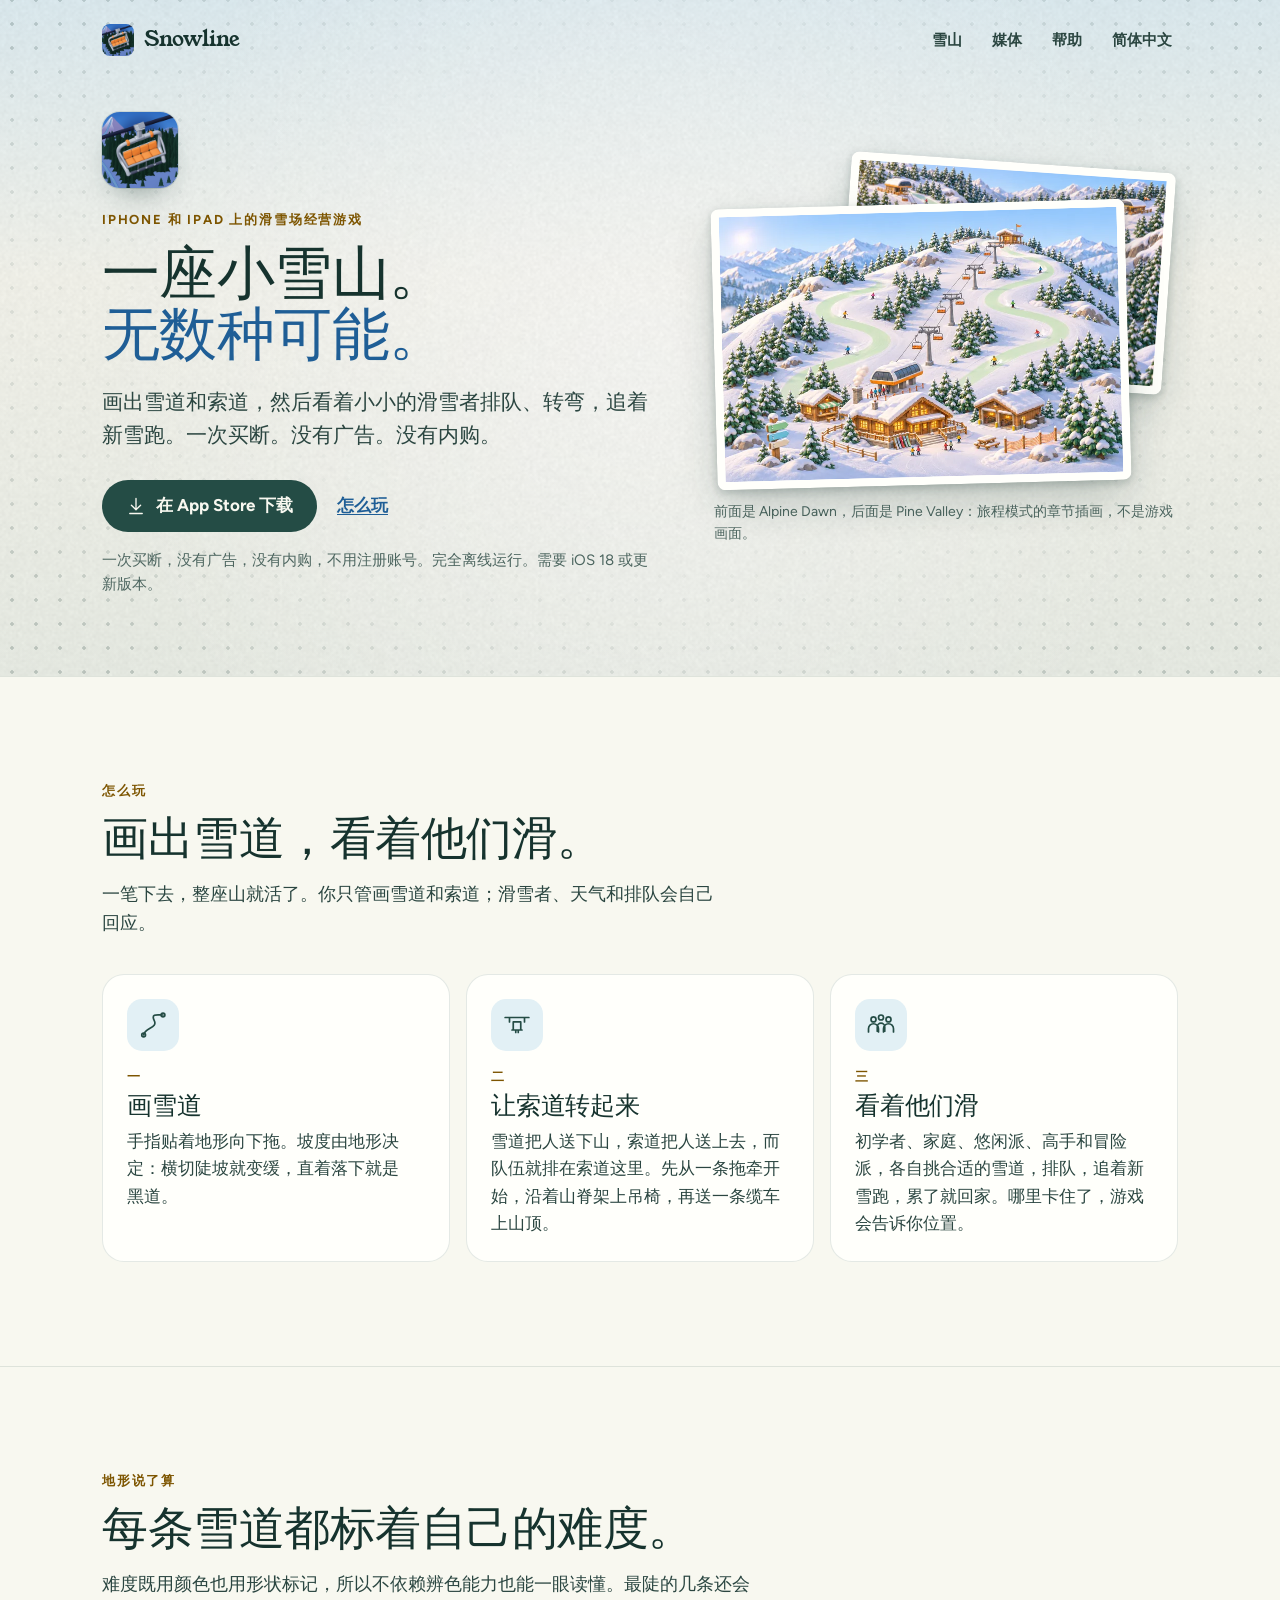
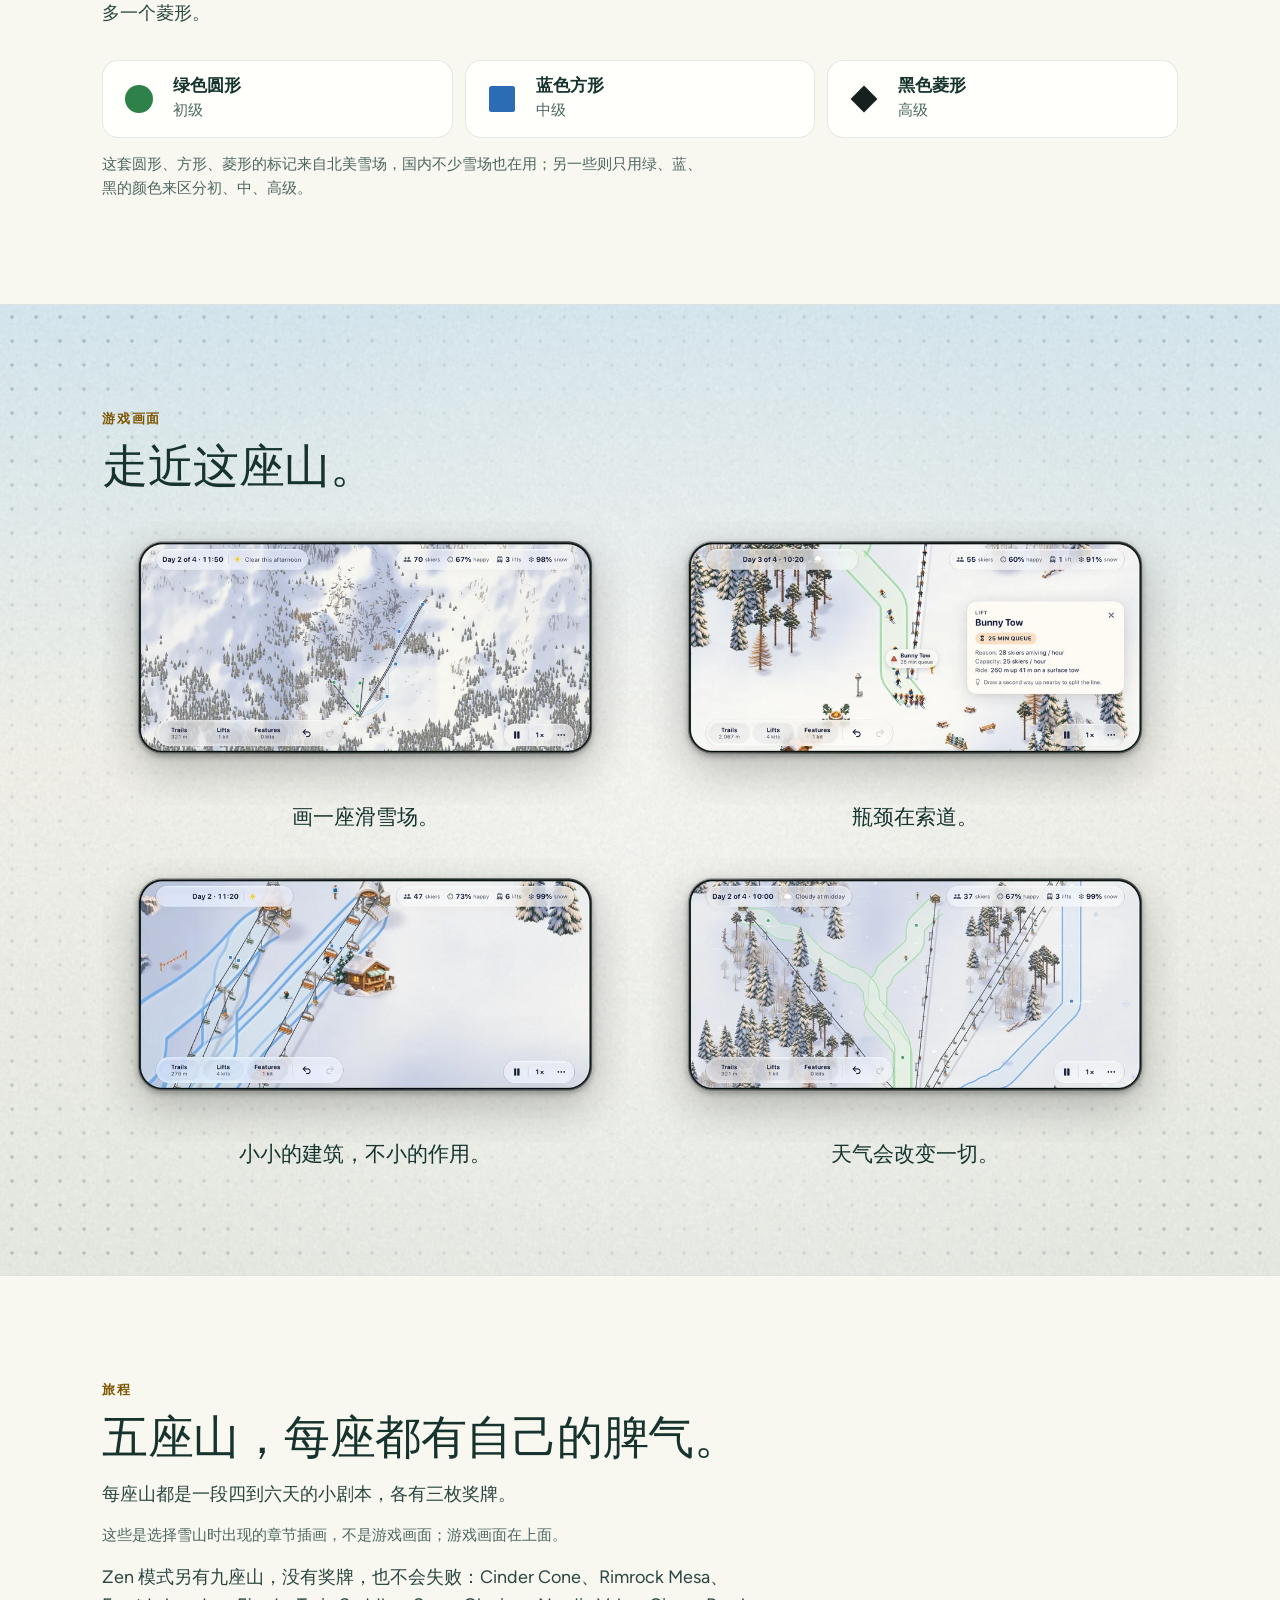
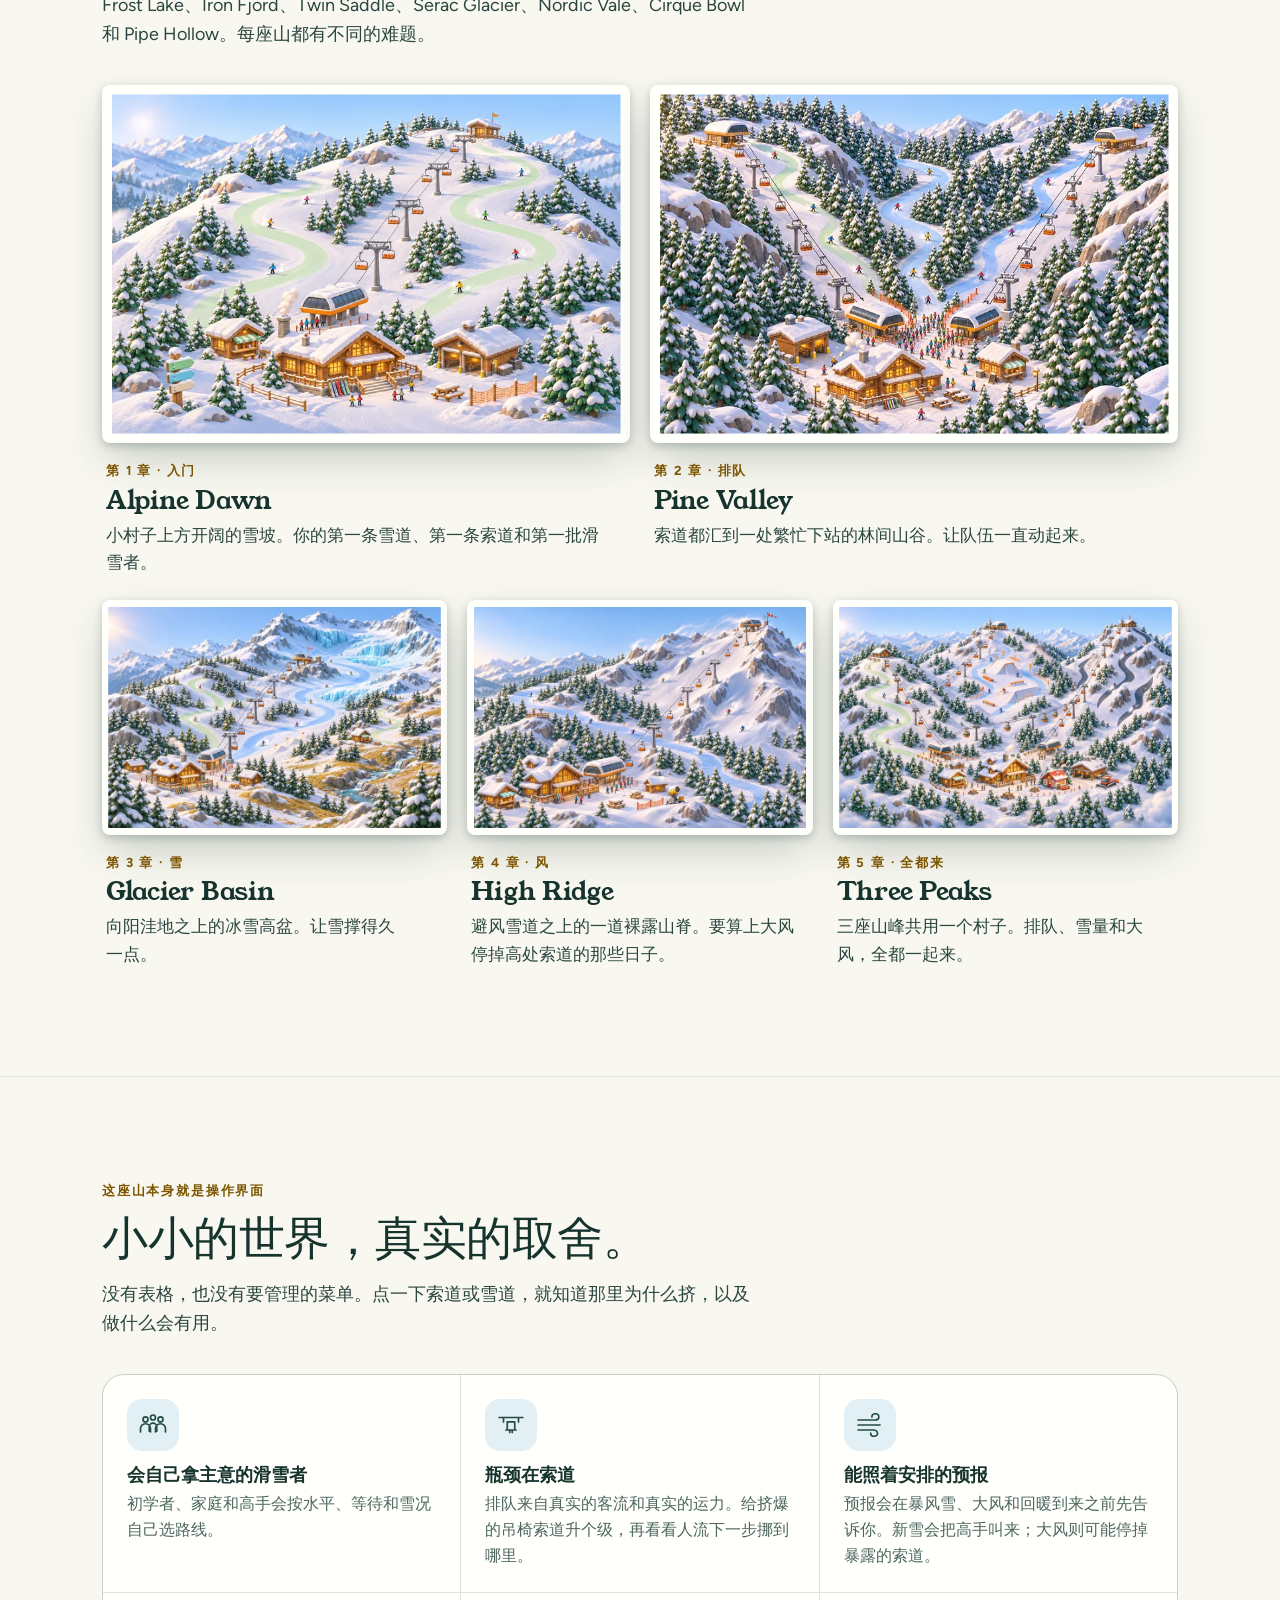
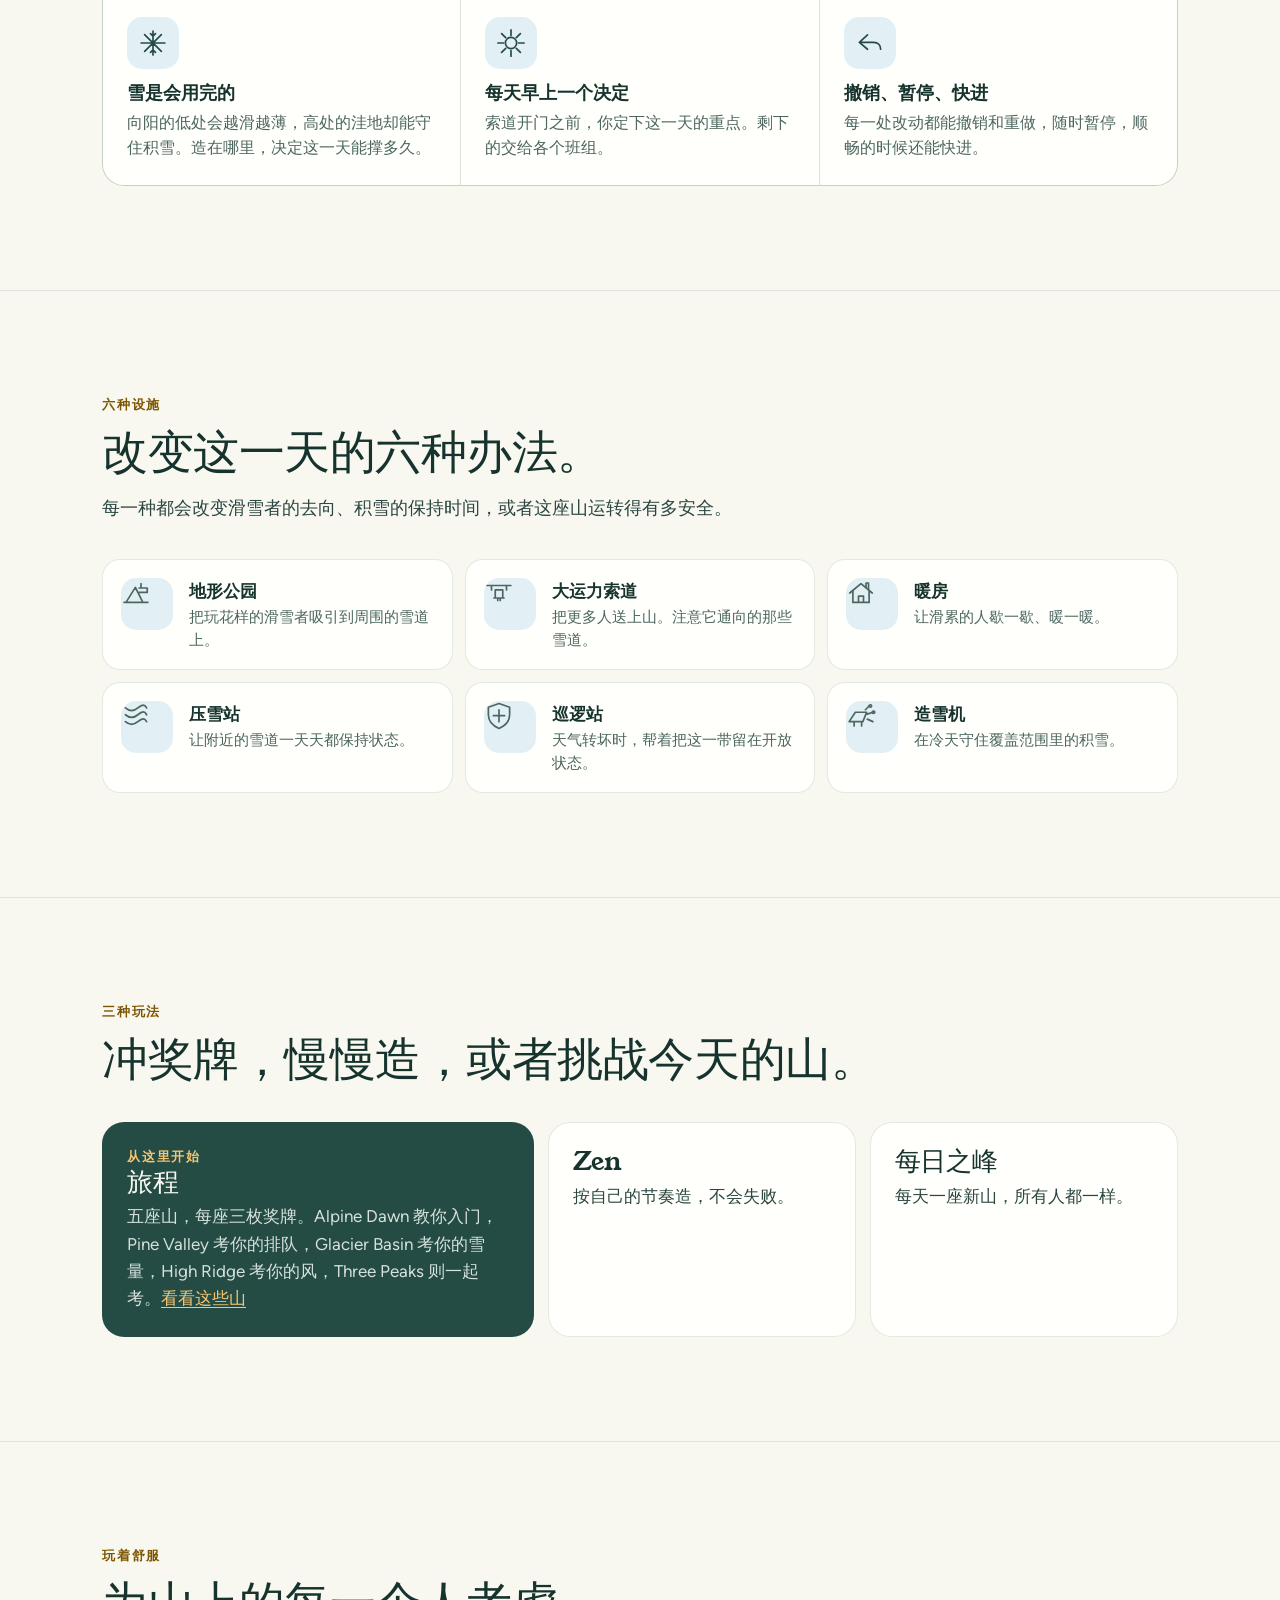
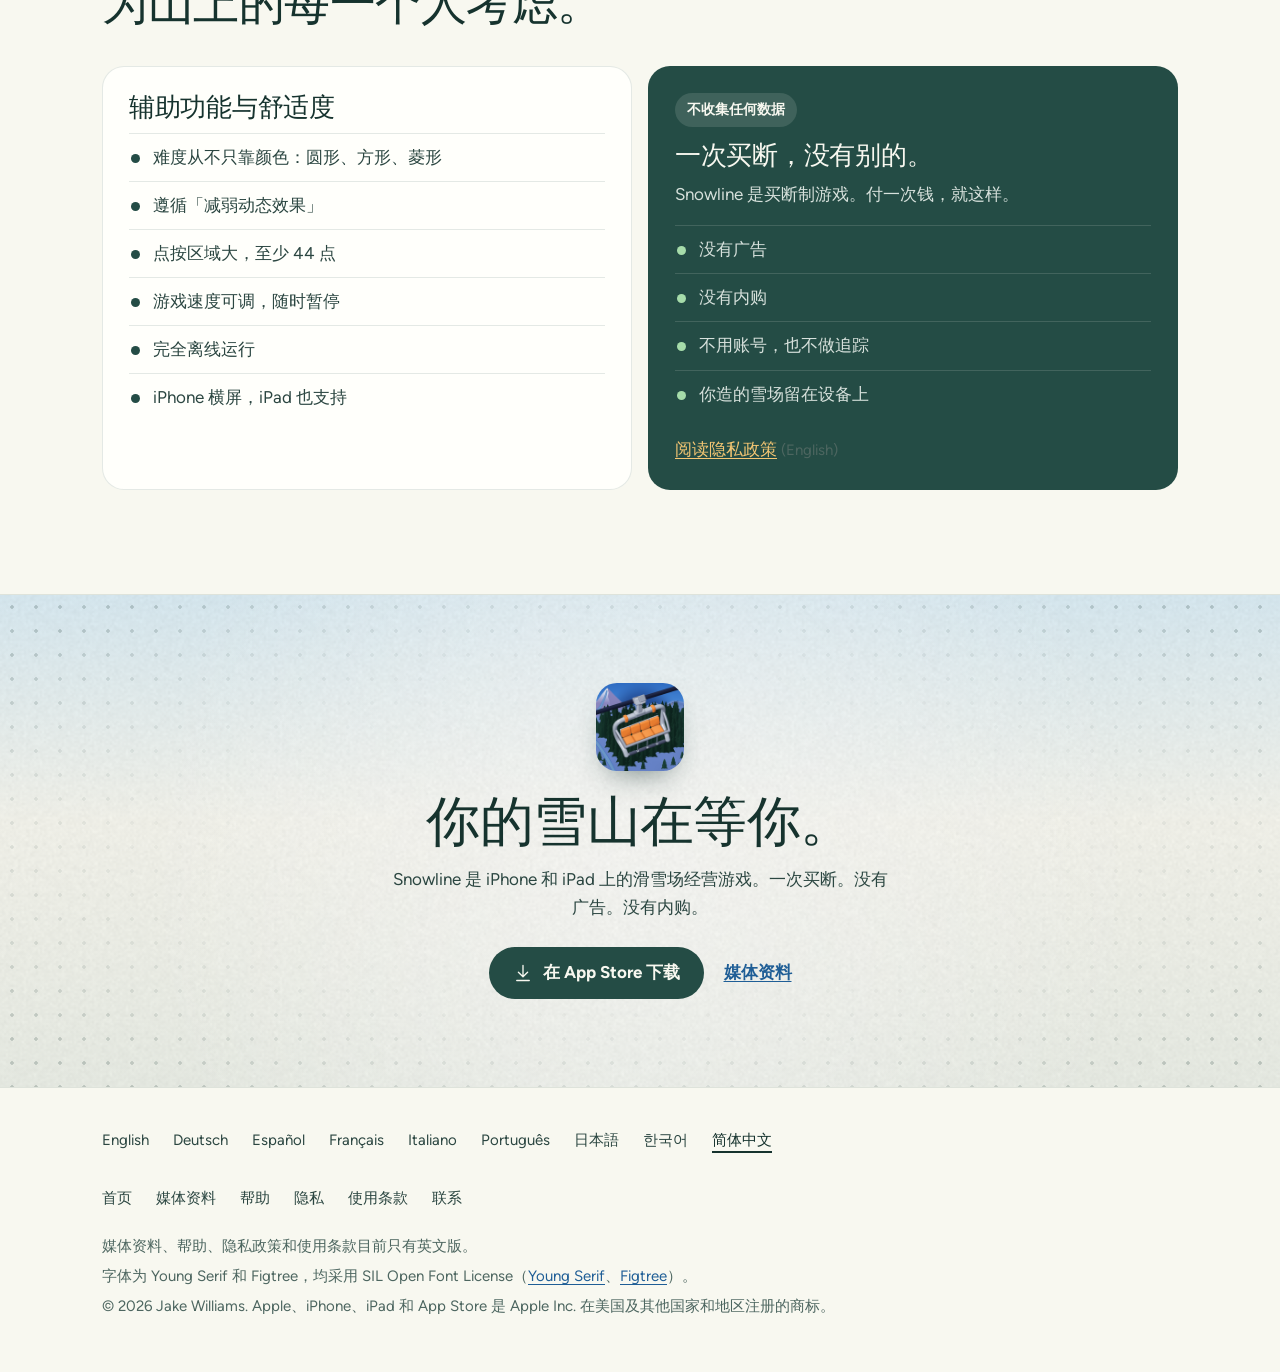
<file: index.zh.html>
<!DOCTYPE html>
<html lang="zh-Hans">
<head>
<meta charset="UTF-8">
<meta name="viewport" content="width=device-width, initial-scale=1">
<title>Snowline 滑雪场经营 – iPhone 和 iPad 上的雪山模拟游戏</title>
<meta name="description" content="Snowline 是 iPhone 和 iPad 上的滑雪场经营游戏。在小雪山上画出雪道和索道，看着小小的滑雪者滑下来。一次买断。没有广告。没有内购。">
<meta name="color-scheme" content="light dark">
<meta name="theme-color" content="#F8F8F0" media="(prefers-color-scheme: light)">
<meta name="theme-color" content="#0E1C1A" media="(prefers-color-scheme: dark)">
<!-- appmeta:start --><meta name="apple-itunes-app" content="app-id=6834599728"><!-- appmeta:end -->
<link rel="canonical" href="https://jakeintech.github.io/snowline-site/index.zh.html">
<!-- hreflang:start -->
<link rel="alternate" hreflang="en" href="https://jakeintech.github.io/snowline-site/">
<link rel="alternate" hreflang="de" href="https://jakeintech.github.io/snowline-site/index.de.html">
<link rel="alternate" hreflang="es" href="https://jakeintech.github.io/snowline-site/index.es.html">
<link rel="alternate" hreflang="fr" href="https://jakeintech.github.io/snowline-site/index.fr.html">
<link rel="alternate" hreflang="it" href="https://jakeintech.github.io/snowline-site/index.it.html">
<link rel="alternate" hreflang="ja" href="https://jakeintech.github.io/snowline-site/index.ja.html">
<link rel="alternate" hreflang="ko" href="https://jakeintech.github.io/snowline-site/index.ko.html">
<link rel="alternate" hreflang="pt-BR" href="https://jakeintech.github.io/snowline-site/index.pt.html">
<link rel="alternate" hreflang="zh-Hans" href="https://jakeintech.github.io/snowline-site/index.zh.html">
<link rel="alternate" hreflang="x-default" href="https://jakeintech.github.io/snowline-site/">
<!-- hreflang:end -->
<link rel="icon" type="image/png" href="assets/img/favicon.png">
<link rel="apple-touch-icon" href="assets/img/apple-touch-icon.png">
<meta property="og:type" content="website">
<meta property="og:site_name" content="Snowline">
<meta property="og:locale" content="zh_CN">
<meta property="og:locale:alternate" content="en_US">
<meta property="og:title" content="Snowline：一座小雪山，无数种可能">
<meta property="og:description" content="iPhone 和 iPad 上的滑雪场经营游戏。画出雪道，看着他们滑。">
<meta property="og:url" content="https://jakeintech.github.io/snowline-site/index.zh.html">
<meta property="og:image" content="https://jakeintech.github.io/snowline-site/assets/img/og.png">
<meta property="og:image:width" content="1200">
<meta property="og:image:height" content="630">
<meta property="og:image:alt" content="Snowline。一座小雪山。无数种可能。">
<meta name="twitter:card" content="summary_large_image">
<meta name="twitter:title" content="Snowline：一座小雪山，无数种可能">
<meta name="twitter:description" content="iPhone 和 iPad 上的滑雪场经营游戏。画出雪道，看着他们滑。">
<meta name="twitter:image" content="https://jakeintech.github.io/snowline-site/assets/img/og.png">
<meta name="twitter:image:alt" content="Snowline。一座小雪山。无数种可能。">
<link rel="preload" href="assets/fonts/young-serif-400.woff2" as="font" type="font/woff2" crossorigin>
<link rel="preload" href="assets/fonts/figtree-var.woff2" as="font" type="font/woff2" crossorigin>
<link rel="stylesheet" href="assets/site.css">
<!-- ld:start -->
<script type="application/ld+json">
{
  "@context": "https://schema.org",
  "@type": "VideoGame",
  "name": "Snowline 滑雪场经营",
  "alternateName": "Snowline",
  "description": "在一座小雪山上画出你的滑雪场，然后看着它运转起来。雪道向下，索道向上，小小的滑雪者自己挑选路线、排队、上山、滑下来。哪里卡住了，游戏会直接告诉你位置，而一处好的改动就可能救回一整天。",
  "inLanguage": "zh-Hans",
  "genre": ["模拟", "策略"],
  "gamePlatform": ["iPhone", "iPad"],
  "operatingSystem": "iOS 18 或更新版本",
  "applicationCategory": "GameApplication",
  "playMode": "SinglePlayer",
  "url": "https://jakeintech.github.io/snowline-site/index.zh.html",
  "image": "https://jakeintech.github.io/snowline-site/assets/img/icon-512.png",
  "downloadUrl": "https://apps.apple.com/cn/app/id6834599728",
  "author": { "@type": "Person", "name": "Jake Williams" }
}
</script>
<!-- ld:end -->
</head>
<body>
<a class="skip" href="#main">跳到正文</a>

<header class="wrap site-head">
  <a class="brand" href="index.zh.html" aria-label="Snowline 首页">
    <img src="assets/img/icon-192.png" alt="" width="32" height="32">
    Snowline
  </a>
  <nav class="site-nav" aria-label="站点">
    <a href="#mountains">雪山</a>
    <a href="press.html" hreflang="en">媒体</a>
    <a href="support.html" hreflang="en">帮助</a>
    <a href="#languages">简体中文</a>
  </nav>
</header>

<main id="main">

<section class="hero stage" aria-labelledby="hero-title">
  <div class="wrap hero-grid">
    <div>
      <img class="hero-icon" src="assets/img/icon-192.png" width="76" height="76" alt="Snowline 的应用图标：长着针叶林的山顶，一条象牙白的 S 形雪道，一辆琥珀色缆车，背景是冰川蓝的天空。">
      <p class="tag">iPhone 和 iPad 上的滑雪场经营游戏</p>
      <h1 id="hero-title"><span class="line">一座小雪山。</span> <span class="line">无数种可能。</span></h1>
      <!-- promo:start -->
      <p class="lede">画出雪道和索道，然后看着小小的滑雪者排队、转弯，追着新雪跑。一次买断。没有广告。<span class="nb">没有内购</span>。</p>
      <!-- promo:end -->
      <div class="hero-cta">
        <!-- store-cta:start --><a class="btn store" href="https://apps.apple.com/cn/app/id6834599728"><svg viewBox="0 0 48 48" fill="none" stroke="currentColor" stroke-width="3.2" stroke-linecap="round" stroke-linejoin="round" aria-hidden="true" focusable="false"><path d="M24 6v26M13 22l11 11 11-11M9 42h30"/></svg>在 App Store 下载</a><!-- store-cta:end -->
        <a href="#how">怎么玩</a>
      </div>
      <p class="fine">一次买断，没有广告，没有内购，不用注册账号。完全离线运行。需要 iOS 18 或更新版本。</p>
    </div>
    <figure class="art prints">
      <div class="stack">
        <img class="print back" src="assets/img/art/pine-valley-768.webp" srcset="assets/img/art/pine-valley-768.webp 768w, assets/img/art/pine-valley-1536.webp 1536w" sizes="(min-width: 1140px) 360px, (min-width: 960px) 34vw, 66vw" width="1536" height="1024" alt="">
        <img class="print front" src="assets/img/art/alpine-dawn-1536.webp" srcset="assets/img/art/alpine-dawn-768.webp 768w, assets/img/art/alpine-dawn-1536.webp 1536w" sizes="(min-width: 1140px) 500px, (min-width: 960px) 46vw, 92vw" width="1536" height="1024" fetchpriority="high" alt="一幅清晨小雪山的画：积雪的村子里有一间木屋和一座索道下站，一条吊椅索道在针叶林间向上攀升，淡绿色的雪道蜿蜒下到谷底。">
      </div>
      <figcaption>前面是 Alpine Dawn，后面是 Pine Valley：旅程模式的章节插画，不是游戏画面。</figcaption>
    </figure>
  </div>
</section>

<section class="section" id="how" aria-labelledby="how-title">
  <div class="wrap">
    <p class="tag">怎么玩</p>
    <h2 id="how-title">画出雪道，看着他们滑。</h2>
    <p class="intro">一笔下去，整座山就活了。你只管画雪道和索道；滑雪者、天气和排队会自己回应。</p>
    <ol class="steps">
      <li>
        <span class="ico"><svg viewBox="0 0 48 48" fill="none" stroke="currentColor" stroke-width="2.7" stroke-linecap="round" stroke-linejoin="round" aria-hidden="true" focusable="false"><path d="M9 40 C11 28 32 29 26 17 S32 8 40 8"/><circle cx="9" cy="40" r="3"/><circle cx="40" cy="8" r="3"/></svg></span>
        <span class="n">一</span>
        <h3>画雪道</h3>
        <p>手指贴着地形向下拖。坡度由地形决定：横切陡坡就变缓，直着落下就是黑道。</p>
      </li>
      <li>
        <span class="ico"><svg viewBox="0 0 48 48" fill="none" stroke="currentColor" stroke-width="2.7" stroke-linecap="round" stroke-linejoin="round" aria-hidden="true" focusable="false"><path d="M5 12H43M12 12v7m24-7v7M18 19h12v13H18zM16 32h16M22 32v4m4-4v4"/></svg></span>
        <span class="n">二</span>
        <h3>让索道转起来</h3>
        <p>雪道把人送下山，索道把人送上去，而队伍就排在索道这里。先从一条拖牵开始，沿着山脊架上吊椅，再送一条缆车上山顶。</p>
      </li>
      <li>
        <span class="ico"><svg viewBox="0 0 48 48" fill="none" stroke="currentColor" stroke-width="2.7" stroke-linecap="round" stroke-linejoin="round" aria-hidden="true" focusable="false"><circle cx="12" cy="15" r="4"/><circle cx="24" cy="12" r="4"/><circle cx="36" cy="15" r="4"/><path d="M4 35v-5a8 8 0 0 1 16 0v5m-2-1v-7a6 6 0 0 1 12 0v7m-2 1v-5a8 8 0 0 1 16 0v5"/></svg></span>
        <span class="n">三</span>
        <h3>看着他们滑</h3>
        <p>初学者、家庭、悠闲派、高手和冒险派，各自挑合适的雪道，排队，追着新雪跑，累了就回家。哪里卡住了，游戏会告诉你位置。</p>
      </li>
    </ol>
  </div>
</section>

<section class="section" id="terrain" aria-labelledby="terrain-title">
  <div class="wrap">
    <p class="tag">地形说了算</p>
    <h2 id="terrain-title">每条雪道都标着自己的难度。</h2>
    <p class="intro">难度既用颜色也用形状标记，所以不依赖辨色能力也能一眼读懂。最陡的几条还会多一个菱形。</p>
    <ul class="markers">
      <li><svg viewBox="0 0 36 36" aria-hidden="true" focusable="false"><circle class="mk-green" cx="18" cy="18" r="14"/></svg><div><b>绿色圆形</b><span>初级</span></div></li>
      <li><svg viewBox="0 0 36 36" aria-hidden="true" focusable="false"><rect class="mk-blue" x="5" y="5" width="26" height="26" rx="2.5"/></svg><div><b>蓝色方形</b><span>中级</span></div></li>
      <li><svg viewBox="0 0 36 36" aria-hidden="true" focusable="false"><rect class="mk-black" x="8.5" y="8.5" width="19" height="19" transform="rotate(45 18 18)"/></svg><div><b>黑色菱形</b><span>高级</span></div></li>
    </ul>
    <p class="note">这套圆形、方形、菱形的标记来自北美雪场，国内不少雪场也在用；另一些则只用绿、蓝、黑的颜色来区分初、中、高级。</p>
  </div>
</section>

<section class="section stage" id="screenshots" aria-labelledby="screenshots-title">
  <div class="wrap">
    <p class="tag">游戏画面</p>
    <h2 id="screenshots-title">走近这座山。</h2>
    <ul class="shots">
      <li><figure><img src="assets/img/shots/01-overview-small.webp" srcset="assets/img/shots/01-overview-small.webp 879w, assets/img/shots/01-overview.webp 1759w" sizes="(min-width: 960px) 50vw, 100vw" width="1759" height="949" alt="一整座 Snowline 滑雪场，雪道、索道和滑雪者都在山上。"><figcaption>画一座滑雪场。</figcaption></figure></li>
      <li><figure><img src="assets/img/shots/02-queue-small.webp" srcset="assets/img/shots/02-queue-small.webp 879w, assets/img/shots/02-queue.webp 1759w" sizes="(min-width: 960px) 50vw, 100vw" width="1759" height="949" loading="lazy" alt="滑雪者在一条繁忙索道的下站排队。"><figcaption>瓶颈在索道。</figcaption></figure></li>
      <li><figure><img src="assets/img/shots/03-features-small.webp" srcset="assets/img/shots/03-features-small.webp 879w, assets/img/shots/03-features.webp 1759w" sizes="(min-width: 960px) 50vw, 100vw" width="1759" height="949" loading="lazy" alt="一处设施的特写：两条载着滑雪者上山的吊椅索道旁边有一间暖房。"><figcaption>小小的建筑，不小的作用。</figcaption></figure></li>
      <li><figure><img src="assets/img/shots/04-snowfall-small.webp" srcset="assets/img/shots/04-snowfall-small.webp 879w, assets/img/shots/04-snowfall.webp 1759w" sizes="(min-width: 960px) 50vw, 100vw" width="1759" height="949" loading="lazy" alt="滑雪场上空正在下雪。"><figcaption>天气会改变一切。</figcaption></figure></li>
    </ul>
  </div>
</section>

<section class="section" id="mountains" aria-labelledby="mountains-title">
  <div class="wrap">
    <p class="tag">旅程</p>
    <h2 id="mountains-title">五座山，每座都有自己的脾气。</h2>
    <p class="intro">每座山都是一段四到六天的小剧本，各有三枚奖牌。</p>
    <p class="note">这些是选择雪山时出现的章节插画，不是游戏画面；游戏画面在上面。</p>
    <!-- new-mountains:start --><p class="intro">Zen 模式另有九座山，没有奖牌，也不会失败：Cinder Cone、Rimrock Mesa、Frost Lake、Iron Fjord、Twin Saddle、Serac Glacier、Nordic Vale、Cirque Bowl 和 Pipe Hollow。每座山都有不同的难题。</p><!-- new-mountains:end -->
    <ul class="peaks">
      <li class="peak">
        <img class="print" src="assets/img/art/alpine-dawn-768.webp" srcset="assets/img/art/alpine-dawn-768.webp 768w, assets/img/art/alpine-dawn-1536.webp 1536w" sizes="(min-width: 720px) 50vw, 100vw" width="1536" height="1024" loading="lazy" alt="一幅清晨小山的画：积雪的村子里有一间木屋和一座索道下站，一条吊椅索道在针叶林间向上攀升，淡绿色的雪道蜿蜒下到谷底。">
        <div class="body">
          <p class="n">第 1 章 &middot; 入门</p>
          <h3>Alpine Dawn</h3>
          <p>小村子上方开阔的雪坡。你的第一条雪道、第一条索道和第一批滑雪者。</p>
        </div>
      </li>
      <li class="peak">
        <img class="print" src="assets/img/art/pine-valley-768.webp" srcset="assets/img/art/pine-valley-768.webp 768w, assets/img/art/pine-valley-1536.webp 1536w" sizes="(min-width: 720px) 50vw, 100vw" width="1536" height="1024" loading="lazy" alt="一幅林间山谷的画：一群小小的滑雪者等在下站，吊椅索道从两侧向上爬升。">
        <div class="body">
          <p class="n">第 2 章 &middot; 排队</p>
          <h3>Pine Valley</h3>
          <p>索道都汇到一处繁忙下站的林间山谷。让队伍一直动起来。</p>
        </div>
      </li>
      <li class="peak">
        <img class="print" src="assets/img/art/glacier-basin-768.webp" srcset="assets/img/art/glacier-basin-768.webp 768w, assets/img/art/glacier-basin-1536.webp 1536w" sizes="(min-width: 960px) 33vw, (min-width: 720px) 50vw, 100vw" width="1536" height="1024" loading="lazy" alt="一幅高处雪盆的画：上方是冰蓝色的冰塔，下面是一条吊椅索道和蜿蜒的雪道，再往下是向阳的洼地，溪边的积雪薄得露出了草。">
        <div class="body">
          <p class="n">第 3 章 &middot; 雪</p>
          <h3>Glacier Basin</h3>
          <p>向阳洼地之上的冰雪高盆。让雪撑得久一点。</p>
        </div>
      </li>
      <li class="peak">
        <img class="print" src="assets/img/art/high-ridge-768.webp" srcset="assets/img/art/high-ridge-768.webp 768w, assets/img/art/high-ridge-1536.webp 1536w" sizes="(min-width: 960px) 33vw, (min-width: 720px) 50vw, 100vw" width="1536" height="1024" loading="lazy" alt="一幅陡峭岩脊的画：山顶的雪被风卷起，一条吊椅索道通往上站，下方一条雪道在避风的林中蜿蜒。">
        <div class="body">
          <p class="n">第 4 章 &middot; 风</p>
          <h3>High Ridge</h3>
          <p>避风雪道之上的一道裸露山脊。要算上大风停掉高处索道的那些日子。</p>
        </div>
      </li>
      <li class="peak">
        <img class="print" src="assets/img/art/three-peaks-768.webp" srcset="assets/img/art/three-peaks-768.webp 768w, assets/img/art/three-peaks-1536.webp 1536w" sizes="(min-width: 960px) 33vw, (min-width: 720px) 50vw, 100vw" width="1536" height="1024" loading="lazy" alt="一幅滑雪场的画：三座雪峰环绕着一个村子，有吊椅索道和缆车，中间是带跳台的地形公园，雪道从每座峰上蜿蜒而下。">
        <div class="body">
          <p class="n">第 5 章 &middot; 全都来</p>
          <h3>Three Peaks</h3>
          <p>三座山峰共用一个村子。排队、雪量和大风，全都一起来。</p>
        </div>
      </li>
    </ul>
  </div>
</section>

<section class="section" id="features" aria-labelledby="features-title">
  <div class="wrap">
    <p class="tag">这座山本身就是操作界面</p>
    <h2 id="features-title">小小的世界，真实的取舍。</h2>
    <p class="intro">没有表格，也没有要管理的菜单。点一下索道或雪道，就知道那里为什么挤，以及做什么会有用。</p>
    <div class="grid">
      <div>
        <span class="ico"><svg viewBox="0 0 48 48" fill="none" stroke="currentColor" stroke-width="2.7" stroke-linecap="round" stroke-linejoin="round" aria-hidden="true" focusable="false"><circle cx="12" cy="15" r="4"/><circle cx="24" cy="12" r="4"/><circle cx="36" cy="15" r="4"/><path d="M4 35v-5a8 8 0 0 1 16 0v5m-2-1v-7a6 6 0 0 1 12 0v7m-2 1v-5a8 8 0 0 1 16 0v5"/></svg></span>
        <h3>会自己拿主意的滑雪者</h3>
        <p>初学者、家庭和高手会按水平、等待和雪况自己选路线。</p>
      </div>
      <div>
        <span class="ico"><svg viewBox="0 0 48 48" fill="none" stroke="currentColor" stroke-width="2.7" stroke-linecap="round" stroke-linejoin="round" aria-hidden="true" focusable="false"><path d="M5 12H43M12 12v7m24-7v7M18 19h12v13H18zM16 32h16M22 32v4m4-4v4"/></svg></span>
        <h3>瓶颈在索道</h3>
        <p>排队来自真实的客流和真实的运力。给挤爆的吊椅索道升个级，再看看人流下一步挪到哪里。</p>
      </div>
      <div>
        <span class="ico"><svg viewBox="0 0 48 48" fill="none" stroke="currentColor" stroke-width="2.7" stroke-linecap="round" stroke-linejoin="round" aria-hidden="true" focusable="false"><path d="M5 16h27c8 0 8-10 1-10-4 0-6 2-6 5M5 24h35M5 32h24c9 0 9 10 2 10-4 0-6-2-6-5"/></svg></span>
        <h3>能照着安排的预报</h3>
        <p>预报会在暴风雪、大风和回暖到来之前先告诉你。新雪会把高手叫来；大风则可能停掉暴露的索道。</p>
      </div>
      <div>
        <span class="ico"><svg viewBox="0 0 48 48" fill="none" stroke="currentColor" stroke-width="2.7" stroke-linecap="round" stroke-linejoin="round" aria-hidden="true" focusable="false"><path d="M24 5v38M5 24h38M10.6 10.6l26.8 26.8M37.4 10.6 10.6 37.4M20 9l4 4 4-4M20 39l4-4 4 4"/></svg></span>
        <h3>雪是会用完的</h3>
        <p>向阳的低处会越滑越薄，高处的洼地却能守住积雪。造在哪里，决定这一天能撑多久。</p>
      </div>
      <div>
        <span class="ico"><svg viewBox="0 0 48 48" fill="none" stroke="currentColor" stroke-width="2.7" stroke-linecap="round" stroke-linejoin="round" aria-hidden="true" focusable="false"><circle cx="24" cy="24" r="9"/><path d="M24 3v9m0 24v9M3 24h9m24 0h9M9 9l6.5 6.5m17 17L39 39M9 39l6.5-6.5m17-17L39 9"/></svg></span>
        <h3>每天早上一个决定</h3>
        <p>索道开门之前，你定下这一天的重点。剩下的交给各个班组。</p>
      </div>
      <div>
        <span class="ico"><svg viewBox="0 0 48 48" fill="none" stroke="currentColor" stroke-width="2.7" stroke-linecap="round" stroke-linejoin="round" aria-hidden="true" focusable="false"><path d="M20 11 7 23l13 11M8 23h22c7 0 11 5 11 11"/></svg></span>
        <h3>撤销、暂停、快进</h3>
        <p>每一处改动都能撤销和重做，随时暂停，顺畅的时候还能快进。</p>
      </div>
    </div>
  </div>
</section>

<section class="section" id="kit" aria-labelledby="kit-title">
  <div class="wrap">
    <p class="tag">六种设施</p>
    <h2 id="kit-title">改变这一天的六种办法。</h2>
    <p class="intro">每一种都会改变滑雪者的去向、积雪的保持时间，或者这座山运转得有多安全。</p>
    <ul class="kit">
      <li><span class="ico"><svg viewBox="0 0 48 48" fill="none" stroke="currentColor" stroke-width="2.7" stroke-linecap="round" stroke-linejoin="round" aria-hidden="true" focusable="false"><path d="M5 39h38M8 39l15-24 12 24M29 16h13v7H29M32 9v7"/></svg></span><div><b>地形公园</b><span>把玩花样的滑雪者吸引到周围的雪道上。</span></div></li>
      <li><span class="ico"><svg viewBox="0 0 48 48" fill="none" stroke="currentColor" stroke-width="2.7" stroke-linecap="round" stroke-linejoin="round" aria-hidden="true" focusable="false"><path d="M5 12H43M12 12v7m24-7v7M18 19h12v13H18zM16 32h16M22 32v4m4-4v4"/></svg></span><div><b>大运力索道</b><span>把更多人送上山。注意它通向的那些雪道。</span></div></li>
      <li><span class="ico"><svg viewBox="0 0 48 48" fill="none" stroke="currentColor" stroke-width="2.7" stroke-linecap="round" stroke-linejoin="round" aria-hidden="true" focusable="false"><path d="M6 24 24 9l18 15"/><path d="M11 20v19h26V20M20 39V29h8v10M32 15V8h4v10"/></svg></span><div><b>暖房</b><span>让滑累的人歇一歇、暖一暖。</span></div></li>
      <li><span class="ico"><svg viewBox="0 0 48 48" fill="none" stroke="currentColor" stroke-width="2.7" stroke-linecap="round" stroke-linejoin="round" aria-hidden="true" focusable="false"><path d="M7 11c7 6 13 6 20 0s11-6 14 0M7 22c7 6 13 6 20 0s11-6 14 0M7 33c7 6 13 6 20 0s11-6 14 0"/></svg></span><div><b>压雪站</b><span>让附近的雪道一天天都保持状态。</span></div></li>
      <li><span class="ico"><svg viewBox="0 0 48 48" fill="none" stroke="currentColor" stroke-width="2.7" stroke-linecap="round" stroke-linejoin="round" aria-hidden="true" focusable="false"><path d="M24 4 41 10v12c0 12-8 18-17 22C15 40 7 34 7 22V10L24 4Z"/><path d="M24 14v19m-9-9.5h18"/></svg></span><div><b>巡逻站</b><span>天气转坏时，帮着把这一带留在开放状态。</span></div></li>
      <li><span class="ico"><svg viewBox="0 0 48 48" fill="none" stroke="currentColor" stroke-width="2.7" stroke-linecap="round" stroke-linejoin="round" aria-hidden="true" focusable="false"><path d="M5 33h22l6-15H15L5 33Zm8 0v7m12-7v7M31 14l6-6m-3 13 9-3m-9 11 9 4"/><circle cx="39" cy="8" r="2"/><circle cx="44" cy="18" r="2"/></svg></span><div><b>造雪机</b><span>在冷天守住覆盖范围里的积雪。</span></div></li>
    </ul>
  </div>
</section>

<section class="section" id="modes" aria-labelledby="modes-title">
  <div class="wrap">
    <p class="tag">三种玩法</p>
    <h2 id="modes-title">冲奖牌，慢慢造，或者挑战今天的山。</h2>
    <ul class="modes">
      <li class="journey">
        <p class="tag">从这里开始</p>
        <h3>旅程</h3>
        <p>五座山，每座三枚奖牌。Alpine Dawn 教你入门，Pine Valley 考你的排队，Glacier Basin 考你的雪量，High Ridge 考你的风，Three Peaks 则一起考。<a href="#mountains">看看这些山</a></p>
      </li>
      <li>
        <h3>Zen</h3>
        <p>按自己的节奏造，不会失败。</p>
      </li>
      <li>
        <h3>每日之峰</h3>
        <p>每天一座新山，所有人都一样。</p>
      </li>
    </ul>
  </div>
</section>

<section class="section" id="comfort" aria-labelledby="comfort-title">
  <div class="wrap">
    <p class="tag">玩着舒服</p>
    <h2 id="comfort-title">为山上的每一个人考虑。</h2>
    <div class="split">
      <div class="panel">
        <h3>辅助功能与舒适度</h3>
        <ul>
          <li>难度从不只靠颜色：圆形、方形、菱形</li>
          <li>遵循「减弱动态效果」</li>
          <li>点按区域大，至少 44 点</li>
          <li>游戏速度可调，随时暂停</li>
          <li>完全离线运行</li>
          <li>iPhone 横屏，iPad 也支持</li>
        </ul>
      </div>
      <div class="panel privacy">
        <span class="label">不收集任何数据</span>
        <h3>一次买断，没有别的。</h3>
        <p>Snowline 是买断制游戏。付一次钱，就这样。</p>
        <ul>
          <li>没有广告</li>
          <li>没有内购</li>
          <li>不用账号，也不做追踪</li>
          <li>你造的雪场留在设备上</li>
        </ul>
        <p><a href="privacy-policy.html" hreflang="en">阅读隐私政策</a> <span class="fine" lang="en">(English)</span></p>
      </div>
    </div>
  </div>
</section>

<section class="closing stage" aria-labelledby="closing-title">
  <div class="wrap">
    <img src="assets/img/icon-192.png" width="88" height="88" alt="">
    <h2 id="closing-title">你的雪山在等你。</h2>
    <p>Snowline 是 iPhone 和 iPad 上的滑雪场经营游戏。一次买断。没有广告。没有内购。</p>
    <div class="hero-cta">
      <!-- store-cta:start --><a class="btn store" href="https://apps.apple.com/cn/app/id6834599728"><svg viewBox="0 0 48 48" fill="none" stroke="currentColor" stroke-width="3.2" stroke-linecap="round" stroke-linejoin="round" aria-hidden="true" focusable="false"><path d="M24 6v26M13 22l11 11 11-11M9 42h30"/></svg>在 App Store 下载</a><!-- store-cta:end -->
      <a href="press.html" hreflang="en">媒体资料</a>
    </div>
  </div>
</section>

</main>

<footer class="site-foot">
  <div class="wrap">
    <nav id="languages" aria-label="语言">
<!-- langnav:start -->
      <a href="./" hreflang="en" lang="en">English</a>
      <a href="index.de.html" hreflang="de" lang="de">Deutsch</a>
      <a href="index.es.html" hreflang="es" lang="es">Español</a>
      <a href="index.fr.html" hreflang="fr" lang="fr">Français</a>
      <a href="index.it.html" hreflang="it" lang="it">Italiano</a>
      <a href="index.pt.html" hreflang="pt-BR" lang="pt-BR">Português</a>
      <a href="index.ja.html" hreflang="ja" lang="ja">日本語</a>
      <a href="index.ko.html" hreflang="ko" lang="ko">한국어</a>
      <a href="index.zh.html" hreflang="zh-Hans" aria-current="true">简体中文</a>
      <!-- langnav:end -->
    </nav>
    <nav aria-label="页脚">
      <a href="index.zh.html">首页</a>
      <a href="press.html" hreflang="en">媒体资料</a>
      <a href="support.html" hreflang="en">帮助</a>
      <a href="privacy-policy.html" hreflang="en">隐私</a>
      <a href="terms-of-service.html" hreflang="en">使用条款</a>
      <a href="mailto:info@jakeawilliams.com">联系</a>
    </nav>
    <p>媒体资料、帮助、隐私政策和使用条款目前只有英文版。</p>
    <p>字体为 Young Serif 和 Figtree，均采用 SIL Open Font License（<a href="assets/fonts/OFL-YoungSerif.txt">Young Serif</a>、<a href="assets/fonts/OFL-Figtree.txt">Figtree</a>）。</p>
    <p>&copy; 2026 Jake Williams. Apple、iPhone、iPad 和 App Store 是 Apple Inc. 在美国及其他国家和地区注册的商标。</p>
  </div>
</footer>
</body>
</html>
</file>
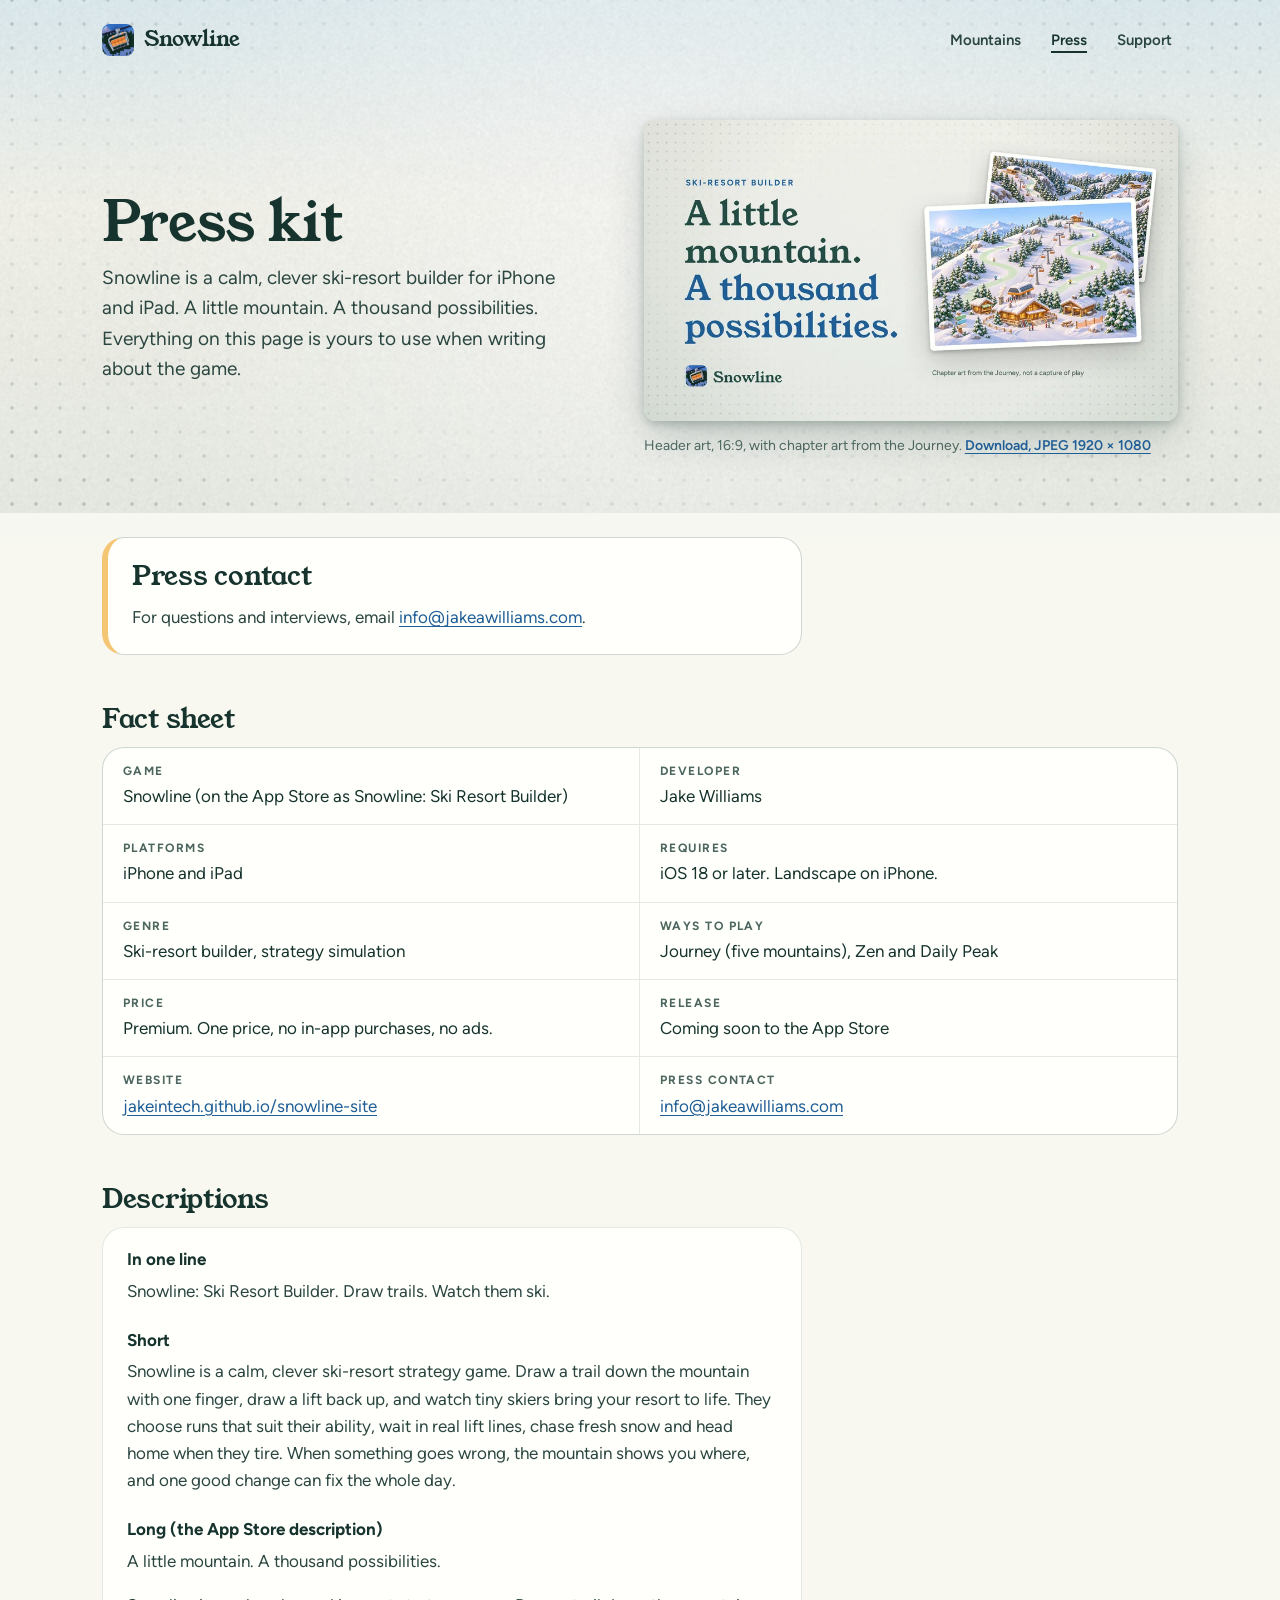
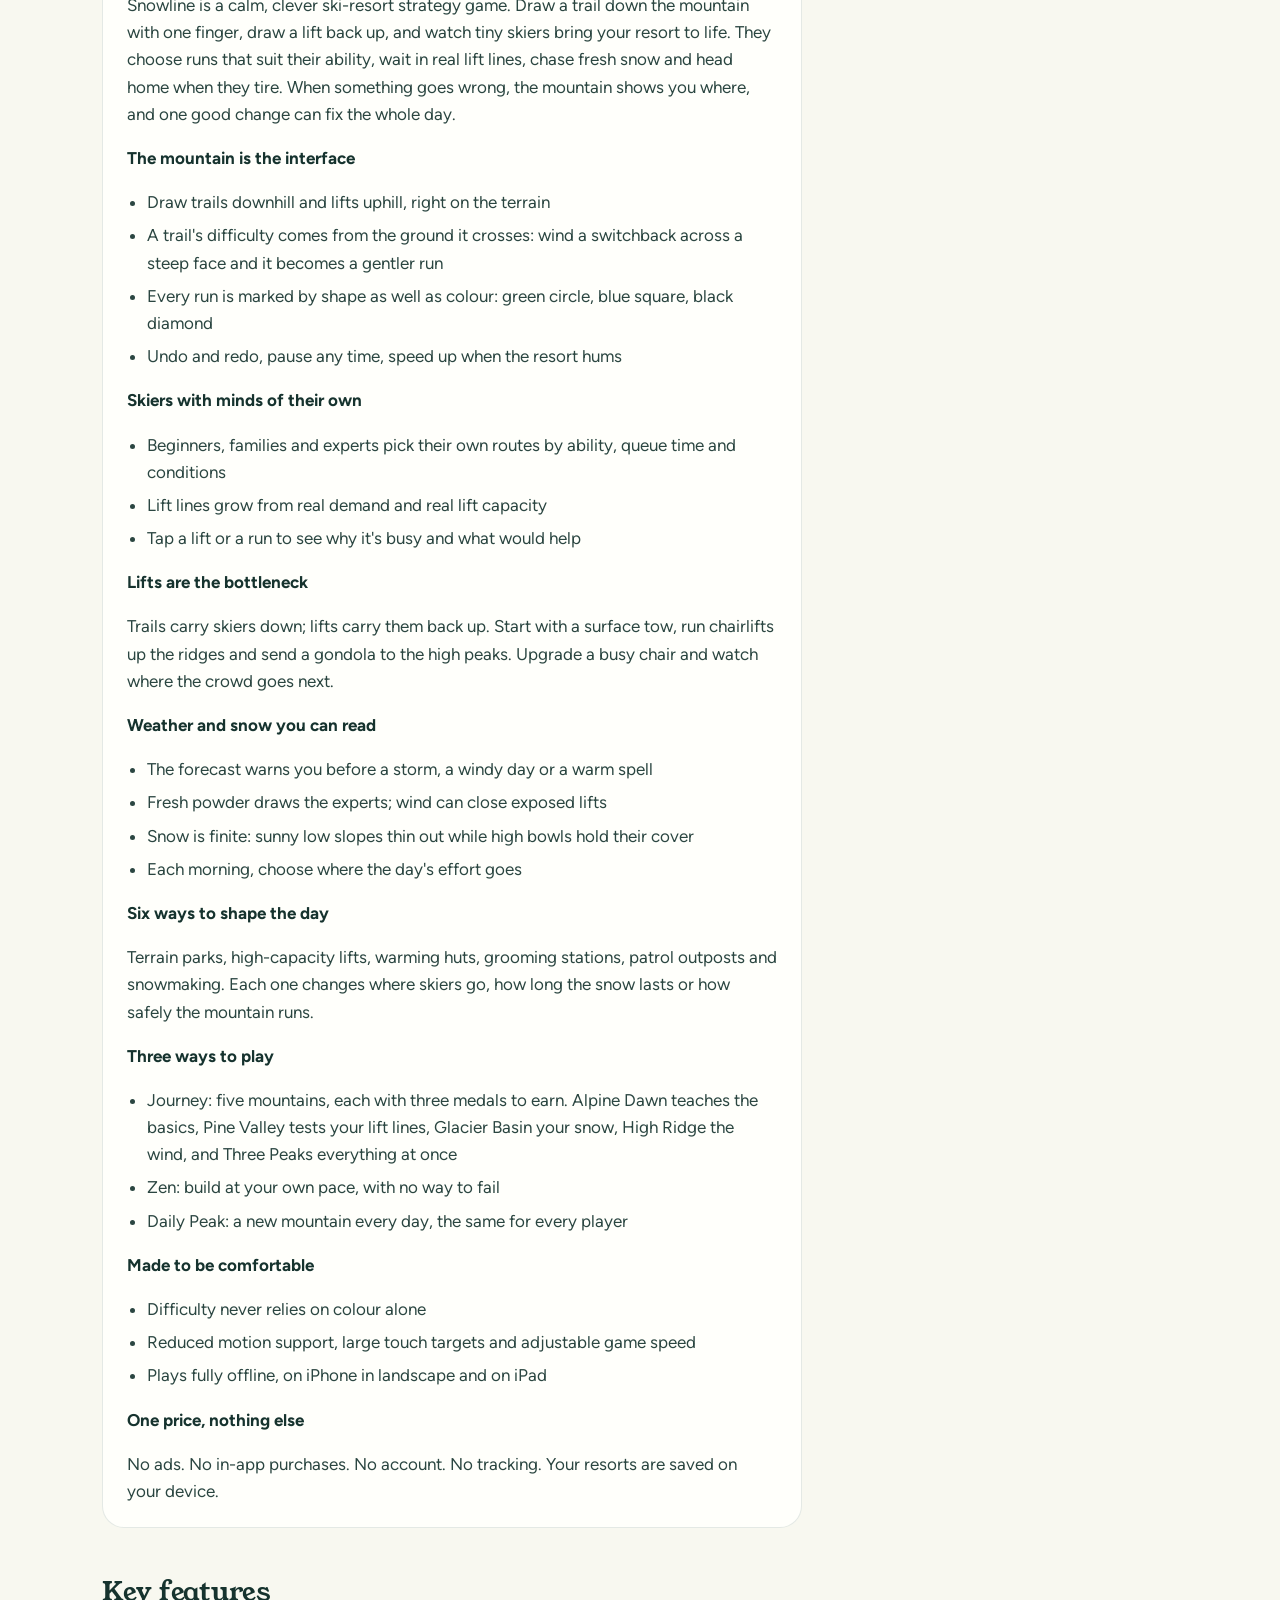
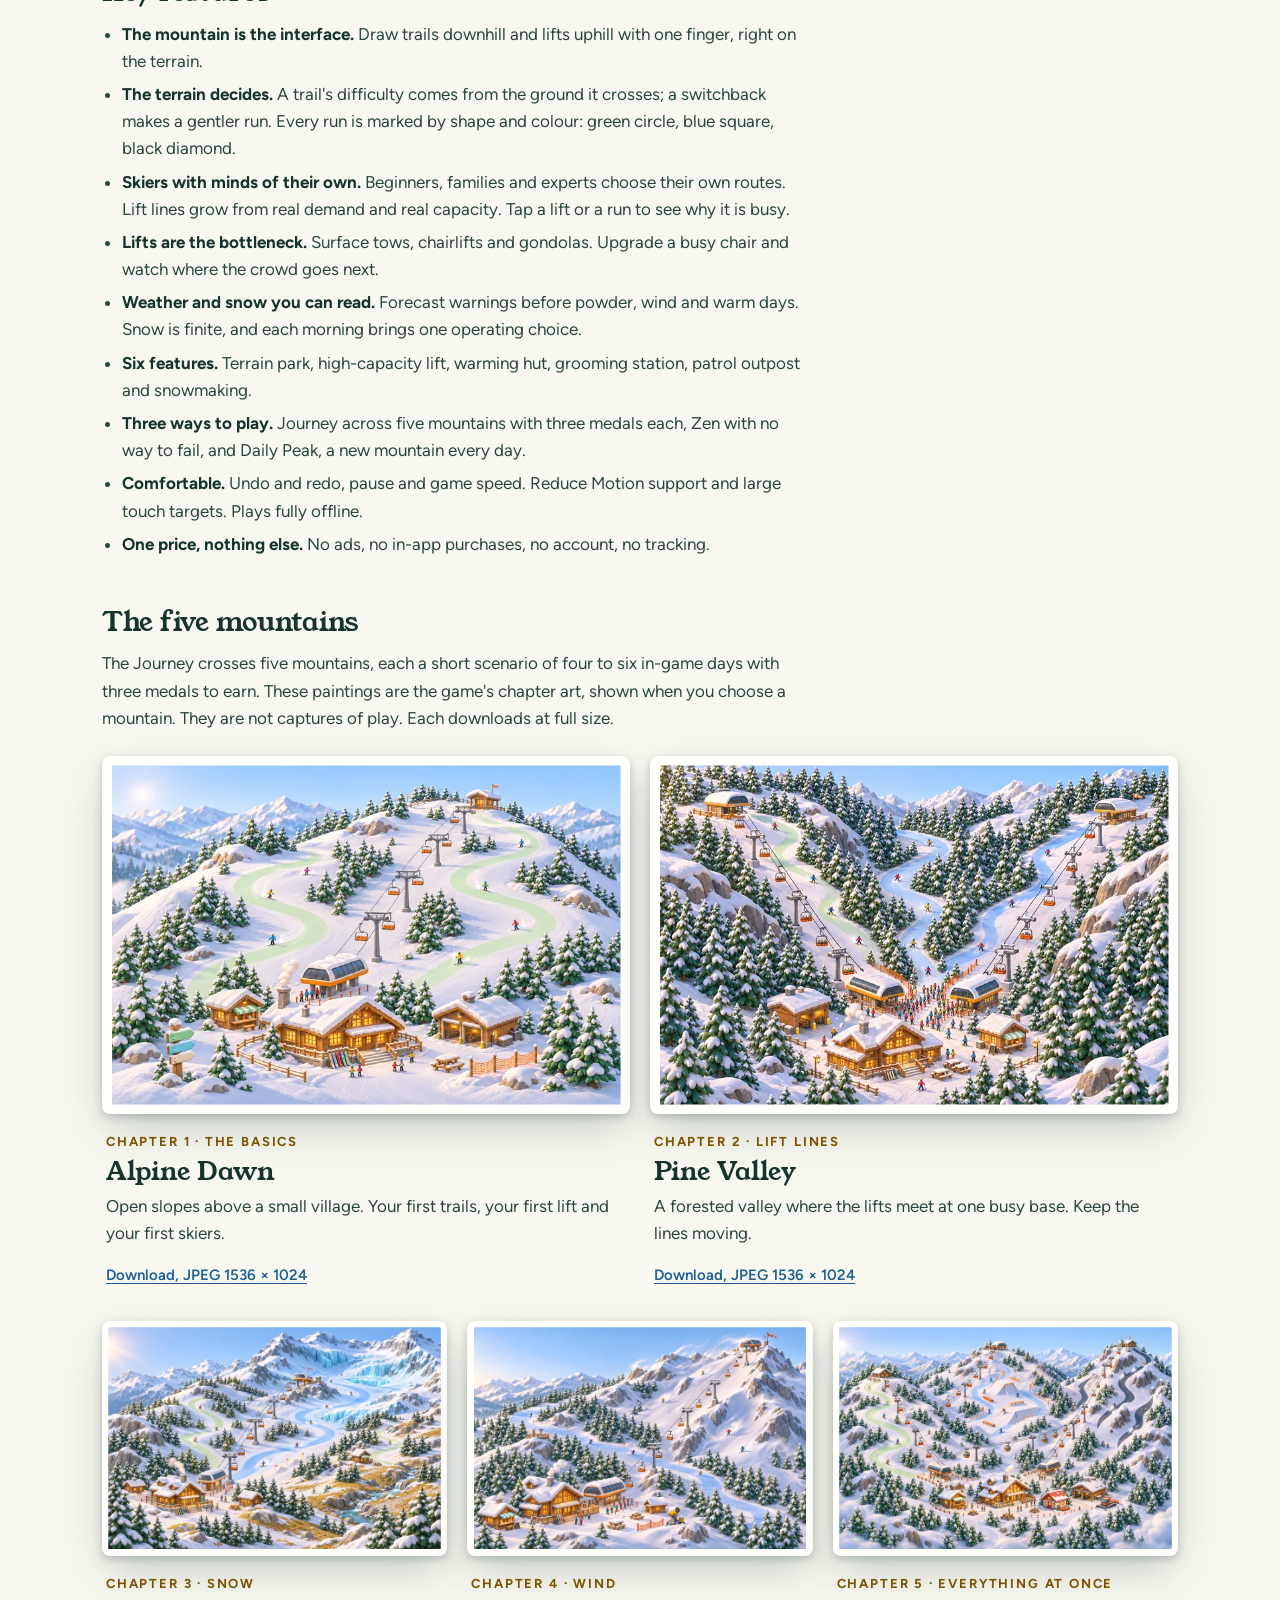
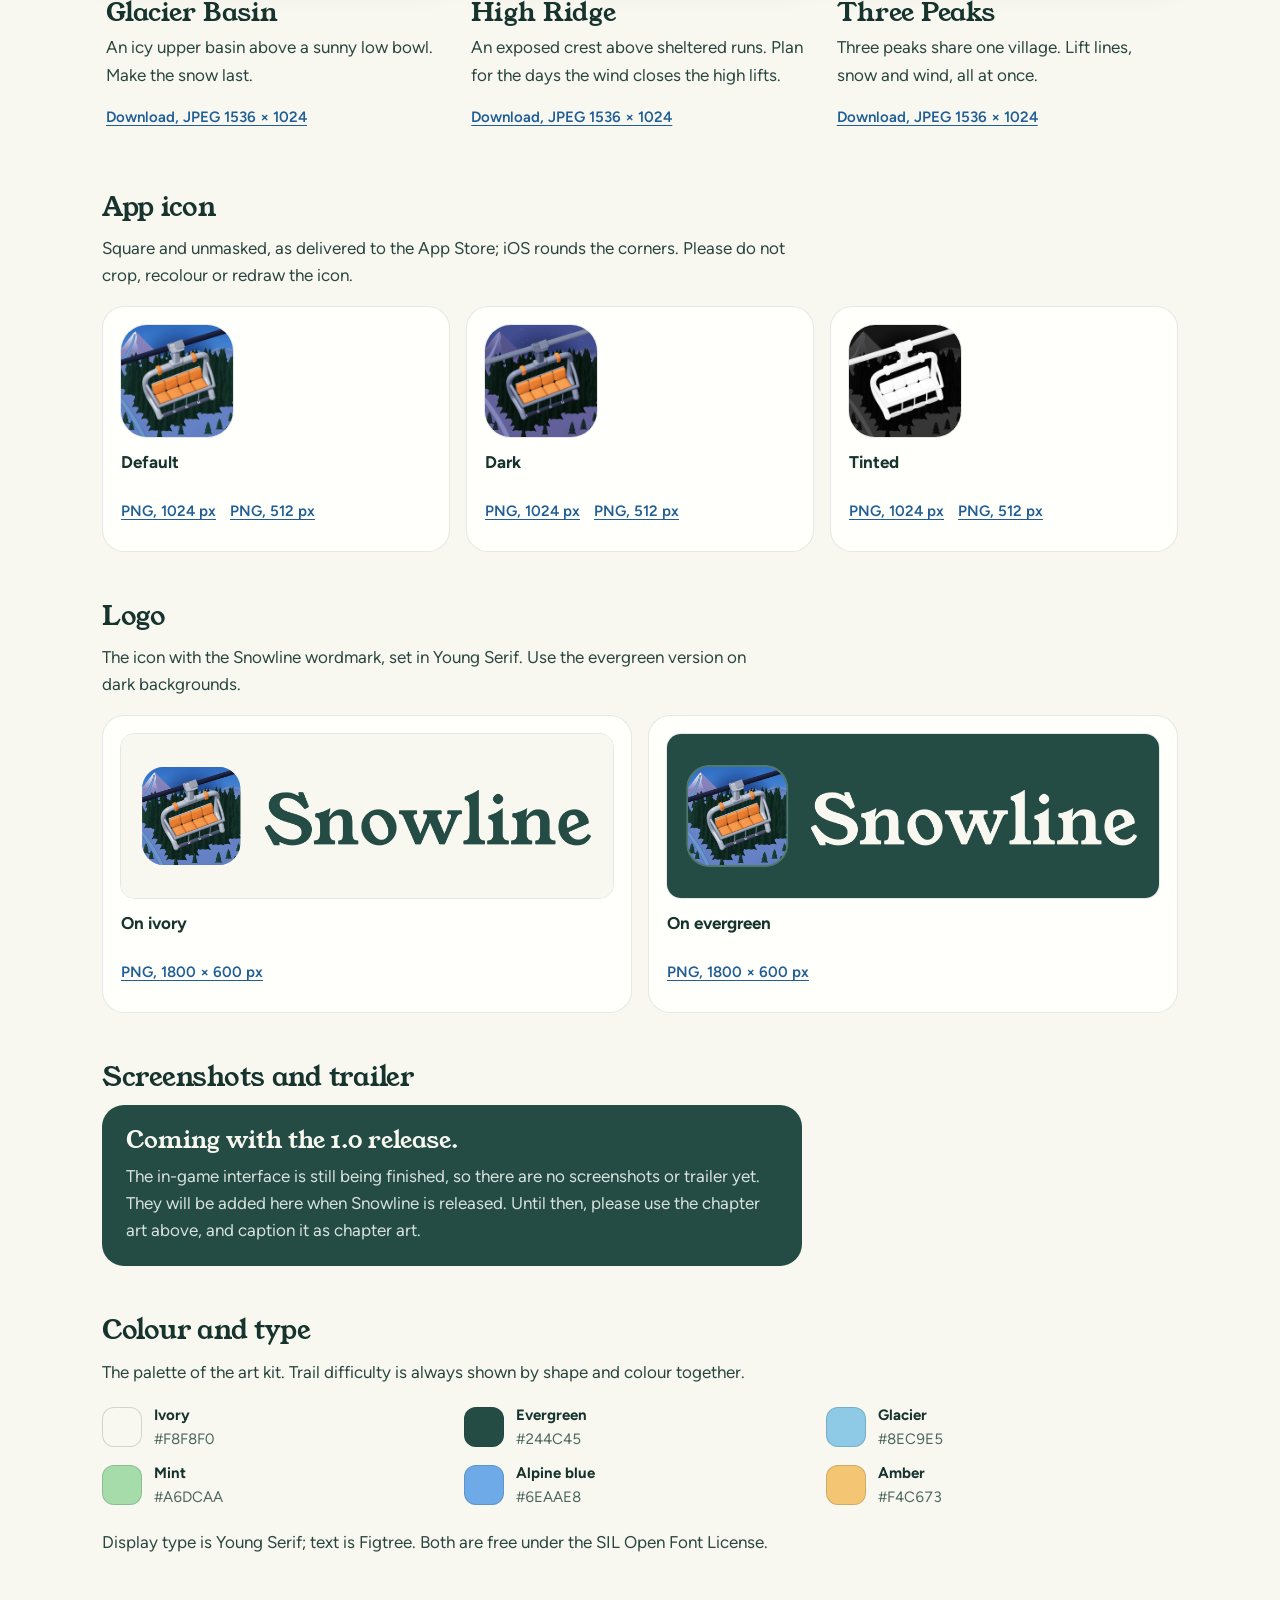
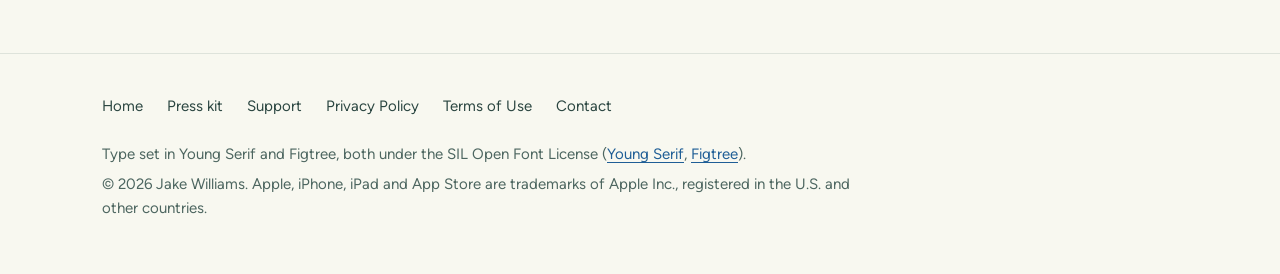
<file: press.html>
<!DOCTYPE html>
<html lang="en">
<head>
<meta charset="UTF-8">
<meta name="viewport" content="width=device-width, initial-scale=1">
<title>Snowline Press Kit</title>
<meta name="description" content="Press kit for Snowline, a calm, clever ski-resort builder for iPhone and iPad: fact sheet, descriptions, key features, the five Journey mountains, app icon, logo and chapter art.">
<meta name="color-scheme" content="light dark">
<meta name="theme-color" content="#F8F8F0" media="(prefers-color-scheme: light)">
<meta name="theme-color" content="#0E1C1A" media="(prefers-color-scheme: dark)">
<!-- appmeta:start --><!-- appmeta:end -->
<link rel="canonical" href="https://jakeintech.github.io/snowline-site/press.html">
<link rel="icon" type="image/png" href="assets/img/favicon.png">
<link rel="apple-touch-icon" href="assets/img/apple-touch-icon.png">
<meta property="og:type" content="website">
<meta property="og:site_name" content="Snowline">
<meta property="og:title" content="Snowline Press Kit">
<meta property="og:description" content="Fact sheet, descriptions, app icon, logo and chapter art for Snowline, a ski-resort builder for iPhone and iPad.">
<meta property="og:url" content="https://jakeintech.github.io/snowline-site/press.html">
<meta property="og:image" content="https://jakeintech.github.io/snowline-site/assets/img/og.png">
<meta property="og:image:width" content="1200">
<meta property="og:image:height" content="630">
<meta property="og:image:alt" content="Snowline. A little mountain. A thousand possibilities.">
<meta name="twitter:card" content="summary_large_image">
<meta name="twitter:title" content="Snowline Press Kit">
<meta name="twitter:description" content="Fact sheet, descriptions, app icon, logo and chapter art for Snowline.">
<meta name="twitter:image" content="https://jakeintech.github.io/snowline-site/assets/img/og.png">
<link rel="preload" href="assets/fonts/young-serif-400.woff2" as="font" type="font/woff2" crossorigin>
<link rel="preload" href="assets/fonts/figtree-var.woff2" as="font" type="font/woff2" crossorigin>
<link rel="stylesheet" href="assets/site.css">
</head>
<body>
<a class="skip" href="#main">Skip to content</a>
<header class="wrap site-head">
  <a class="brand" href="./" aria-label="Snowline home">
    <img src="assets/img/icon-192.png" alt="" width="32" height="32">
    Snowline
  </a>
  <nav class="site-nav" aria-label="Site">
    <a href="./#mountains">Mountains</a>
    <a href="press.html" aria-current="page">Press</a>
    <a href="support.html">Support</a>
  </nav>
</header>
<main id="main">
<section class="press-top stage" aria-labelledby="press-title">
<div class="doc wide">
<div class="press-intro">
  <div>
    <h1 id="press-title">Press kit</h1>
    <p class="lede">Snowline is a calm, clever ski-resort builder for iPhone and iPad. A little mountain. A thousand possibilities. Everything on this page is yours to use when writing about the game.</p>
  </div>
  <figure class="key-art">
    <img src="assets/img/press-header-960.webp" width="960" height="540" fetchpriority="high" alt="Snowline header art: the words A little mountain. A thousand possibilities. beside two prints of chapter art, Alpine Dawn in front of Pine Valley, and the Snowline logo.">
    <figcaption>Header art, 16:9, with chapter art from the Journey. <a href="assets/press/snowline-header-16x9.jpg" download>Download, JPEG 1920&nbsp;&times;&nbsp;1080</a></figcaption>
  </figure>
</div>
</div>
</section>
<div class="doc wide">

<div class="contact-card measure">
<h2>Press contact</h2>
<p>For questions and interviews, email <a href="mailto:info@jakeawilliams.com">info@jakeawilliams.com</a>.</p>
</div>

<h2 id="facts">Fact sheet</h2>
<dl class="facts">
  <div><dt>Game</dt><dd>Snowline (on the App Store as Snowline: Ski Resort Builder)</dd></div>
  <div><dt>Developer</dt><dd>Jake Williams</dd></div>
  <div><dt>Platforms</dt><dd>iPhone and iPad</dd></div>
  <div><dt>Requires</dt><dd>iOS 18 or later. Landscape on iPhone.</dd></div>
  <div><dt>Genre</dt><dd>Ski-resort builder, strategy simulation</dd></div>
  <div><dt>Ways to play</dt><dd>Journey (five mountains), Zen and Daily Peak</dd></div>
  <div><dt>Price</dt><dd>Premium. One price, no in-app purchases, no ads.</dd></div>
  <div><dt>Release</dt><dd><!-- store-release:start -->Coming soon to the App Store<!-- store-release:end --></dd></div>
  <div><dt>Website</dt><dd><a href="https://jakeintech.github.io/snowline-site/">jakeintech.github.io/snowline-site</a></dd></div>
  <div><dt>Press contact</dt><dd><a href="mailto:info@jakeawilliams.com">info@jakeawilliams.com</a></dd></div>
</dl>

<h2 id="descriptions">Descriptions</h2>
<div class="measure">
<!-- press-copy:start -->
<div class="copy">
<h3>In one line</h3>
<p>Snowline: Ski Resort Builder. Draw trails. Watch them ski.</p>
<h3>Short</h3>
<p>Snowline is a calm, clever ski-resort strategy game. Draw a trail down the mountain with one finger, draw a lift back up, and watch tiny skiers bring your resort to life. They choose runs that suit their ability, wait in real lift lines, chase fresh snow and head home when they tire. When something goes wrong, the mountain shows you where, and one good change can fix the whole day.</p>
<h3>Long (the App Store description)</h3>
<p>A little mountain. A thousand possibilities.</p>
<p>Snowline is a calm, clever ski-resort strategy game. Draw a trail down the mountain with one finger, draw a lift back up, and watch tiny skiers bring your resort to life. They choose runs that suit their ability, wait in real lift lines, chase fresh snow and head home when they tire. When something goes wrong, the mountain shows you where, and one good change can fix the whole day.</p>
<p><strong>The mountain is the interface</strong></p>
<ul><li>Draw trails downhill and lifts uphill, right on the terrain</li><li>A trail&#x27;s difficulty comes from the ground it crosses: wind a switchback across a steep face and it becomes a gentler run</li><li>Every run is marked by shape as well as colour: green circle, blue square, black diamond</li><li>Undo and redo, pause any time, speed up when the resort hums</li></ul>
<p><strong>Skiers with minds of their own</strong></p>
<ul><li>Beginners, families and experts pick their own routes by ability, queue time and conditions</li><li>Lift lines grow from real demand and real lift capacity</li><li>Tap a lift or a run to see why it&#x27;s busy and what would help</li></ul>
<p><strong>Lifts are the bottleneck</strong></p>
<p>Trails carry skiers down; lifts carry them back up. Start with a surface tow, run chairlifts up the ridges and send a gondola to the high peaks. Upgrade a busy chair and watch where the crowd goes next.</p>
<p><strong>Weather and snow you can read</strong></p>
<ul><li>The forecast warns you before a storm, a windy day or a warm spell</li><li>Fresh powder draws the experts; wind can close exposed lifts</li><li>Snow is finite: sunny low slopes thin out while high bowls hold their cover</li><li>Each morning, choose where the day&#x27;s effort goes</li></ul>
<p><strong>Six ways to shape the day</strong></p>
<p>Terrain parks, high-capacity lifts, warming huts, grooming stations, patrol outposts and snowmaking. Each one changes where skiers go, how long the snow lasts or how safely the mountain runs.</p>
<p><strong>Three ways to play</strong></p>
<ul><li>Journey: five mountains, each with three medals to earn. Alpine Dawn teaches the basics, Pine Valley tests your lift lines, Glacier Basin your snow, High Ridge the wind, and Three Peaks everything at once</li><li>Zen: build at your own pace, with no way to fail</li><li>Daily Peak: a new mountain every day, the same for every player</li></ul>
<p><strong>Made to be comfortable</strong></p>
<ul><li>Difficulty never relies on colour alone</li><li>Reduced motion support, large touch targets and adjustable game speed</li><li>Plays fully offline, on iPhone in landscape and on iPad</li></ul>
<p><strong>One price, nothing else</strong></p>
<p>No ads. No in-app purchases. No account. No tracking. Your resorts are saved on your device.</p>
</div>
<!-- press-copy:end -->
</div>

<h2 id="features">Key features</h2>
<ul class="measure">
  <li><strong>The mountain is the interface.</strong> Draw trails downhill and lifts uphill with one finger, right on the terrain.</li>
  <li><strong>The terrain decides.</strong> A trail's difficulty comes from the ground it crosses; a switchback makes a gentler run. Every run is marked by shape and colour: green circle, blue square, black diamond.</li>
  <li><strong>Skiers with minds of their own.</strong> Beginners, families and experts choose their own routes. Lift lines grow from real demand and real capacity. Tap a lift or a run to see why it is busy.</li>
  <li><strong>Lifts are the bottleneck.</strong> Surface tows, chairlifts and gondolas. Upgrade a busy chair and watch where the crowd goes next.</li>
  <li><strong>Weather and snow you can read.</strong> Forecast warnings before powder, wind and warm days. Snow is finite, and each morning brings one operating choice.</li>
  <li><strong>Six features.</strong> Terrain park, high-capacity lift, warming hut, grooming station, patrol outpost and snowmaking.</li>
  <li><strong>Three ways to play.</strong> Journey across five mountains with three medals each, Zen with no way to fail, and Daily Peak, a new mountain every day.</li>
  <li><strong>Comfortable.</strong> Undo and redo, pause and game speed. Reduce Motion support and large touch targets. Plays fully offline.</li>
  <li><strong>One price, nothing else.</strong> No ads, no in-app purchases, no account, no tracking.</li>
</ul>

<h2 id="mountains">The five mountains</h2>
<p class="measure">The Journey crosses five mountains, each a short scenario of four to six in-game days with three medals to earn. These paintings are the game's chapter art, shown when you choose a mountain. They are not captures of play. Each downloads at full size.</p>
<!-- press-mountains:start -->
    <ul class="peaks">
      <li class="peak">
        <img class="print" src="assets/img/art/alpine-dawn-768.webp" srcset="assets/img/art/alpine-dawn-768.webp 768w, assets/img/art/alpine-dawn-1536.webp 1536w" sizes="(min-width: 720px) 50vw, 100vw" width="1536" height="1024" loading="lazy" alt="A painted miniature mountain at morning: a timber lodge and lift station in a snowy village, a chairlift climbing between evergreens, and pale green runs winding down to the base.">
        <div class="body">
          <p class="n">Chapter 1 &middot; The basics</p>
          <h3>Alpine Dawn</h3>
          <p>Open slopes above a small village. Your first trails, your first lift and your first skiers.</p>
          <a class="dl" href="assets/press/snowline-chapter-alpine-dawn.jpg" download>Download, JPEG 1536 &times; 1024</a>
        </div>
      </li>
      <li class="peak">
        <img class="print" src="assets/img/art/pine-valley-768.webp" srcset="assets/img/art/pine-valley-768.webp 768w, assets/img/art/pine-valley-1536.webp 1536w" sizes="(min-width: 720px) 50vw, 100vw" width="1536" height="1024" loading="lazy" alt="A painted forested valley: chairlifts rise up both sides from one base, where a crowd of tiny skiers waits in line.">
        <div class="body">
          <p class="n">Chapter 2 &middot; Lift lines</p>
          <h3>Pine Valley</h3>
          <p>A forested valley where the lifts meet at one busy base. Keep the lines moving.</p>
          <a class="dl" href="assets/press/snowline-chapter-pine-valley.jpg" download>Download, JPEG 1536 &times; 1024</a>
        </div>
      </li>
      <li class="peak">
        <img class="print" src="assets/img/art/glacier-basin-768.webp" srcset="assets/img/art/glacier-basin-768.webp 768w, assets/img/art/glacier-basin-1536.webp 1536w" sizes="(min-width: 960px) 33vw, (min-width: 720px) 50vw, 100vw" width="1536" height="1024" loading="lazy" alt="A painted alpine basin: ice-blue glacier falls high above, a chairlift and winding runs below, and a sunny lower bowl where the snow has thinned to grass beside a stream.">
        <div class="body">
          <p class="n">Chapter 3 &middot; Snow</p>
          <h3>Glacier Basin</h3>
          <p>An icy upper basin above a sunny low bowl. Make the snow last.</p>
          <a class="dl" href="assets/press/snowline-chapter-glacier-basin.jpg" download>Download, JPEG 1536 &times; 1024</a>
        </div>
      </li>
      <li class="peak">
        <img class="print" src="assets/img/art/high-ridge-768.webp" srcset="assets/img/art/high-ridge-768.webp 768w, assets/img/art/high-ridge-1536.webp 1536w" sizes="(min-width: 960px) 33vw, (min-width: 720px) 50vw, 100vw" width="1536" height="1024" loading="lazy" alt="A painted steep, rocky crest with snow blowing off the summit, a chairlift climbing to a station at the top, and a run curving through sheltered trees below.">
        <div class="body">
          <p class="n">Chapter 4 &middot; Wind</p>
          <h3>High Ridge</h3>
          <p>An exposed crest above sheltered runs. Plan for the days the wind closes the high lifts.</p>
          <a class="dl" href="assets/press/snowline-chapter-high-ridge.jpg" download>Download, JPEG 1536 &times; 1024</a>
        </div>
      </li>
      <li class="peak">
        <img class="print" src="assets/img/art/three-peaks-768.webp" srcset="assets/img/art/three-peaks-768.webp 768w, assets/img/art/three-peaks-1536.webp 1536w" sizes="(min-width: 960px) 33vw, (min-width: 720px) 50vw, 100vw" width="1536" height="1024" loading="lazy" alt="A painted resort of three snowy peaks around one village, with chairlifts and a gondola, a terrain park with jumps between them, and runs winding down each peak.">
        <div class="body">
          <p class="n">Chapter 5 &middot; Everything at once</p>
          <h3>Three Peaks</h3>
          <p>Three peaks share one village. Lift lines, snow and wind, all at once.</p>
          <a class="dl" href="assets/press/snowline-chapter-three-peaks.jpg" download>Download, JPEG 1536 &times; 1024</a>
        </div>
      </li>
    </ul>
<!-- press-mountains:end -->

<h2 id="downloads">App icon</h2>
<p class="measure">Square and unmasked, as delivered to the App Store; iOS rounds the corners. Please do not crop, recolour or redraw the icon.</p>
<ul class="downloads">
  <li>
    <img class="thumb icon" src="assets/press/snowline-icon-512.png" width="112" height="112" loading="lazy" alt="The Snowline app icon: an evergreen peak with an ivory S-shaped trail and an amber gondola on a glacier-blue sky.">
    <b>Default</b>
    <ul class="files"><li><a href="assets/press/snowline-icon-1024.png" download>PNG, 1024 px</a></li><li><a href="assets/press/snowline-icon-512.png" download>PNG, 512 px</a></li></ul>
  </li>
  <li>
    <img class="thumb icon" src="assets/press/snowline-icon-dark-512.png" width="112" height="112" loading="lazy" alt="The dark appearance of the Snowline app icon, on a deep blue night sky.">
    <b>Dark</b>
    <ul class="files"><li><a href="assets/press/snowline-icon-dark-1024.png" download>PNG, 1024 px</a></li><li><a href="assets/press/snowline-icon-dark-512.png" download>PNG, 512 px</a></li></ul>
  </li>
  <li>
    <img class="thumb icon" src="assets/press/snowline-icon-tinted-512.png" width="112" height="112" loading="lazy" alt="The tinted appearance of the Snowline app icon, in greys on black.">
    <b>Tinted</b>
    <ul class="files"><li><a href="assets/press/snowline-icon-tinted-1024.png" download>PNG, 1024 px</a></li><li><a href="assets/press/snowline-icon-tinted-512.png" download>PNG, 512 px</a></li></ul>
  </li>
</ul>

<h2 id="logo">Logo</h2>
<p class="measure">The icon with the Snowline wordmark, set in Young Serif. Use the evergreen version on dark backgrounds.</p>
<ul class="downloads logos">
  <li>
    <img class="thumb" src="assets/press/snowline-logo-on-ivory.png" width="1800" height="600" loading="lazy" alt="The Snowline logo: the app icon beside the word Snowline in evergreen, on ivory.">
    <b>On ivory</b>
    <ul class="files"><li><a href="assets/press/snowline-logo-on-ivory.png" download>PNG, 1800 &times; 600 px</a></li></ul>
  </li>
  <li>
    <img class="thumb" src="assets/press/snowline-logo-on-evergreen.png" width="1800" height="600" loading="lazy" alt="The Snowline logo: the app icon beside the word Snowline in ivory, on evergreen.">
    <b>On evergreen</b>
    <ul class="files"><li><a href="assets/press/snowline-logo-on-evergreen.png" download>PNG, 1800 &times; 600 px</a></li></ul>
  </li>
</ul>

<h2 id="screenshots">Screenshots and trailer</h2>
<div class="callout measure">
<h3>Coming with the 1.0 release.</h3>
<p>The in-game interface is still being finished, so there are no screenshots or trailer yet. They will be added here when Snowline is released. Until then, please use the chapter art above, and caption it as chapter art.</p>
</div>

<h2 id="brand">Colour and type</h2>
<p class="measure">The palette of the art kit. Trail difficulty is always shown by shape and colour together.</p>
<ul class="swatches">
  <li><i style="background:#F8F8F0"></i><div><b>Ivory</b><span>#F8F8F0</span></div></li>
  <li><i style="background:#244C45"></i><div><b>Evergreen</b><span>#244C45</span></div></li>
  <li><i style="background:#8EC9E5"></i><div><b>Glacier</b><span>#8EC9E5</span></div></li>
  <li><i style="background:#A6DCAA"></i><div><b>Mint</b><span>#A6DCAA</span></div></li>
  <li><i style="background:#6EAAE8"></i><div><b>Alpine blue</b><span>#6EAAE8</span></div></li>
  <li><i style="background:#F4C673"></i><div><b>Amber</b><span>#F4C673</span></div></li>
</ul>
<p class="measure" style="margin-top:20px">Display type is Young Serif; text is Figtree. Both are free under the SIL Open Font License.</p>
</div>
</main>
<footer class="site-foot">
  <div class="wrap">
    <nav aria-label="Footer">
      <a href="./">Home</a>
      <a href="press.html" aria-current="page">Press kit</a>
      <a href="support.html">Support</a>
      <a href="privacy-policy.html">Privacy Policy</a>
      <a href="terms-of-service.html">Terms of Use</a>
      <a href="mailto:info@jakeawilliams.com">Contact</a>
    </nav>
    <p>Type set in Young Serif and Figtree, both under the SIL Open Font License (<a href="assets/fonts/OFL-YoungSerif.txt">Young Serif</a>, <a href="assets/fonts/OFL-Figtree.txt">Figtree</a>).</p>
    <p>&copy; 2026 Jake Williams. Apple, iPhone, iPad and App Store are trademarks of Apple Inc., registered in the U.S. and other countries.</p>
  </div>
</footer>
</body>
</html>
</file>
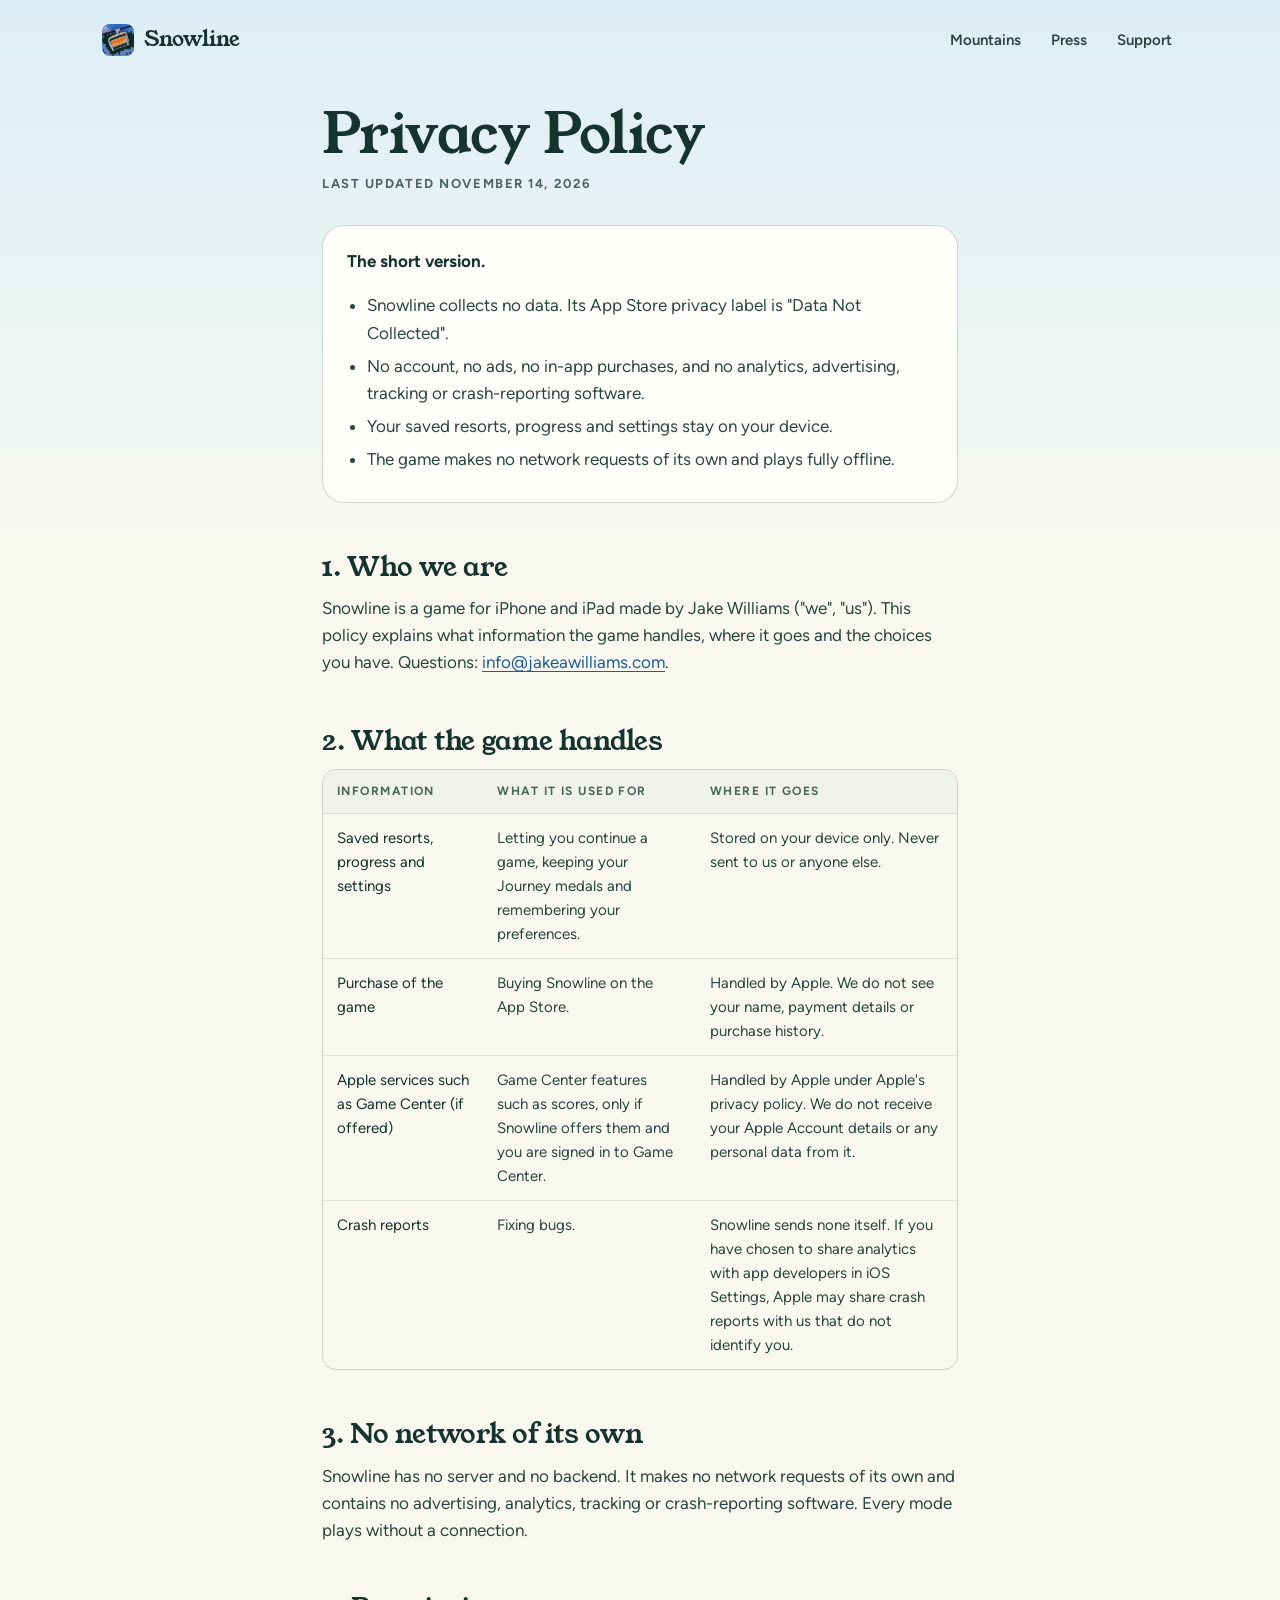
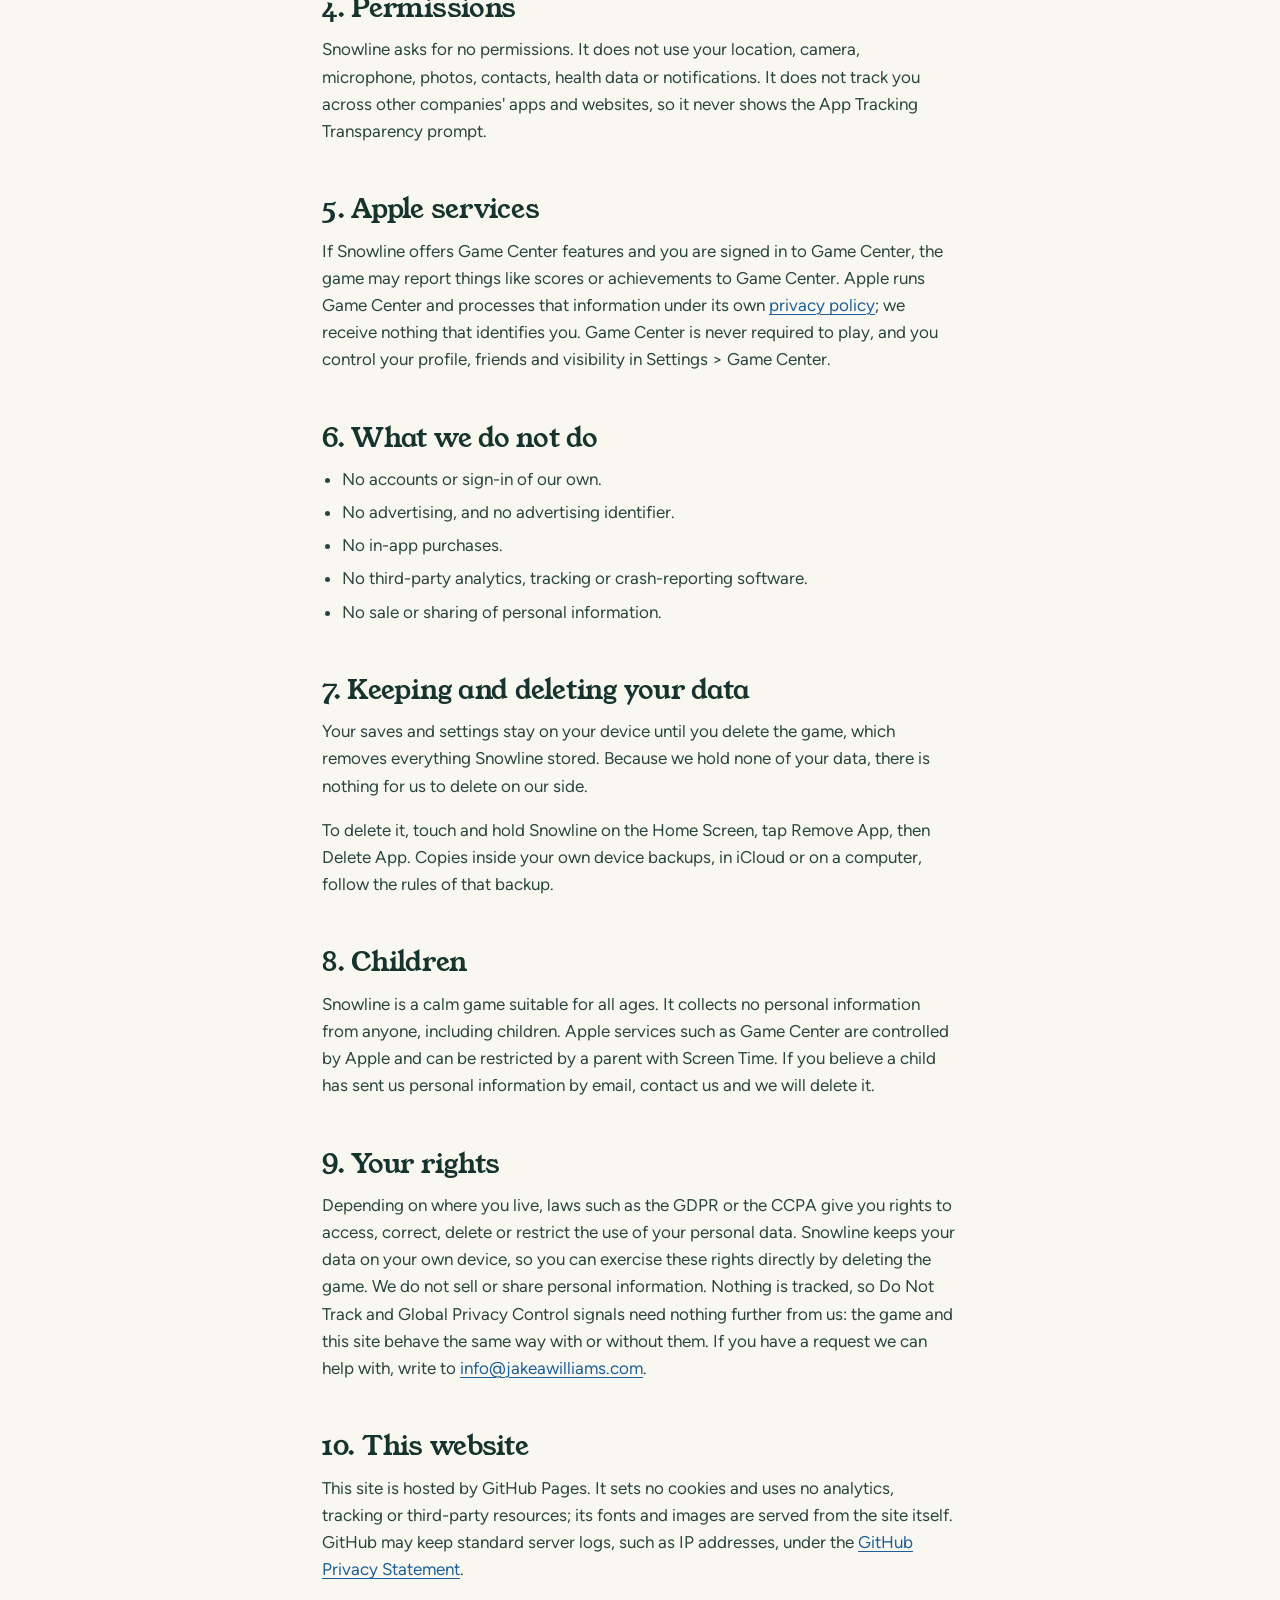
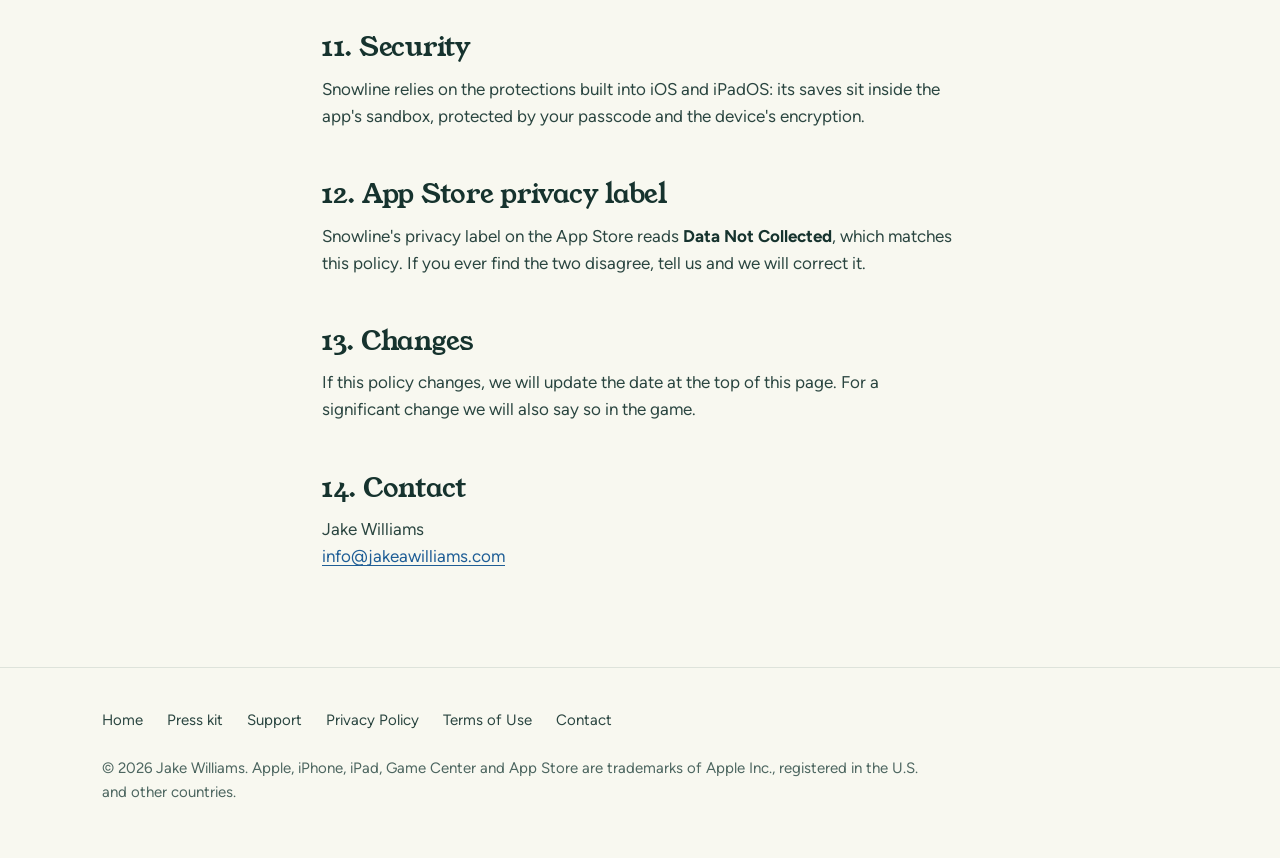
<file: privacy-policy.html>
<!DOCTYPE html>
<html lang="en">
<head>
<meta charset="UTF-8">
<meta name="viewport" content="width=device-width, initial-scale=1">
<title>Snowline Privacy Policy</title>
<meta name="description" content="Snowline collects no data. No account, no ads, no in-app purchases, no analytics and no tracking. Your resorts are saved on your device.">
<meta name="color-scheme" content="light dark">
<meta name="theme-color" content="#F8F8F0" media="(prefers-color-scheme: light)">
<meta name="theme-color" content="#0E1C1A" media="(prefers-color-scheme: dark)">
<!-- appmeta:start --><!-- appmeta:end -->
<link rel="canonical" href="https://jakeintech.github.io/snowline-site/privacy-policy.html">
<link rel="icon" type="image/png" href="assets/img/favicon.png">
<link rel="apple-touch-icon" href="assets/img/apple-touch-icon.png">
<meta property="og:type" content="website">
<meta property="og:site_name" content="Snowline">
<meta property="og:title" content="Snowline Privacy Policy">
<meta property="og:description" content="Snowline collects no data. No account, no ads, no in-app purchases, no analytics and no tracking. Your resorts are saved on your device.">
<meta property="og:url" content="https://jakeintech.github.io/snowline-site/privacy-policy.html">
<meta property="og:image" content="https://jakeintech.github.io/snowline-site/assets/img/og.png">
<meta property="og:image:width" content="1200">
<meta property="og:image:height" content="630">
<meta property="og:image:alt" content="Snowline. A little mountain. A thousand possibilities.">
<meta name="twitter:card" content="summary_large_image">
<meta name="twitter:title" content="Snowline Privacy Policy">
<meta name="twitter:description" content="Snowline collects no data. Your resorts are saved on your device.">
<meta name="twitter:image" content="https://jakeintech.github.io/snowline-site/assets/img/og.png">
<link rel="preload" href="assets/fonts/young-serif-400.woff2" as="font" type="font/woff2" crossorigin>
<link rel="preload" href="assets/fonts/figtree-var.woff2" as="font" type="font/woff2" crossorigin>
<link rel="stylesheet" href="assets/site.css">
</head>
<body>
<a class="skip" href="#main">Skip to content</a>
<header class="wrap site-head">
  <a class="brand" href="./" aria-label="Snowline home">
    <img src="assets/img/icon-192.png" alt="" width="32" height="32">
    Snowline
  </a>
  <nav class="site-nav" aria-label="Site">
    <a href="./#mountains">Mountains</a>
    <a href="press.html">Press</a>
    <a href="support.html">Support</a>
  </nav>
</header>
<main id="main" class="doc">
<h1>Privacy Policy</h1>
<p class="updated">Last updated November 14, 2026</p>

<div class="summary">
<p><strong>The short version.</strong></p>
<ul>
<li>Snowline collects no data. Its App Store privacy label is "Data Not Collected".</li>
<li>No account, no ads, no in-app purchases, and no analytics, advertising, tracking or crash-reporting software.</li>
<li>Your saved resorts, progress and settings stay on your device.</li>
<li>The game makes no network requests of its own and plays fully offline.</li>
</ul>
</div>

<h2>1. Who we are</h2>
<p>Snowline is a game for iPhone and iPad made by Jake Williams ("we", "us"). This policy explains what information the game handles, where it goes and the choices you have. Questions: <a href="mailto:info@jakeawilliams.com">info@jakeawilliams.com</a>.</p>

<h2>2. What the game handles</h2>
<div class="table-wrap"><table>
<thead><tr><th>Information</th><th>What it is used for</th><th>Where it goes</th></tr></thead>
<tbody>
<tr><td data-label="Information">Saved resorts, progress and settings</td><td data-label="What it is used for">Letting you continue a game, keeping your Journey medals and remembering your preferences.</td><td data-label="Where it goes">Stored on your device only. Never sent to us or anyone else.</td></tr>
<tr><td data-label="Information">Purchase of the game</td><td data-label="What it is used for">Buying Snowline on the App Store.</td><td data-label="Where it goes">Handled by Apple. We do not see your name, payment details or purchase history.</td></tr>
<tr><td data-label="Information">Apple services such as Game Center (if offered)</td><td data-label="What it is used for">Game Center features such as scores, only if Snowline offers them and you are signed in to Game Center.</td><td data-label="Where it goes">Handled by Apple under Apple's privacy policy. We do not receive your Apple Account details or any personal data from it.</td></tr>
<tr><td data-label="Information">Crash reports</td><td data-label="What it is used for">Fixing bugs.</td><td data-label="Where it goes">Snowline sends none itself. If you have chosen to share analytics with app developers in iOS Settings, Apple may share crash reports with us that do not identify you.</td></tr>
</tbody></table></div>

<h2>3. No network of its own</h2>
<p>Snowline has no server and no backend. It makes no network requests of its own and contains no advertising, analytics, tracking or crash-reporting software. Every mode plays without a connection.</p>

<h2>4. Permissions</h2>
<p>Snowline asks for no permissions. It does not use your location, camera, microphone, photos, contacts, health data or notifications. It does not track you across other companies' apps and websites, so it never shows the App Tracking Transparency prompt.</p>

<h2>5. Apple services</h2>
<p>If Snowline offers Game Center features and you are signed in to Game Center, the game may report things like scores or achievements to Game Center. Apple runs Game Center and processes that information under its own <a href="https://www.apple.com/legal/privacy/">privacy policy</a>; we receive nothing that identifies you. Game Center is never required to play, and you control your profile, friends and visibility in Settings &gt; Game Center.</p>

<h2>6. What we do not do</h2>
<ul>
<li>No accounts or sign-in of our own.</li>
<li>No advertising, and no advertising identifier.</li>
<li>No in-app purchases.</li>
<li>No third-party analytics, tracking or crash-reporting software.</li>
<li>No sale or sharing of personal information.</li>
</ul>

<h2 id="delete">7. Keeping and deleting your data</h2>
<p>Your saves and settings stay on your device until you delete the game, which removes everything Snowline stored. Because we hold none of your data, there is nothing for us to delete on our side.</p>
<p>To delete it, touch and hold Snowline on the Home Screen, tap Remove App, then Delete App. Copies inside your own device backups, in iCloud or on a computer, follow the rules of that backup.</p>

<h2>8. Children</h2>
<p>Snowline is a calm game suitable for all ages. It collects no personal information from anyone, including children. Apple services such as Game Center are controlled by Apple and can be restricted by a parent with Screen Time. If you believe a child has sent us personal information by email, contact us and we will delete it.</p>

<h2>9. Your rights</h2>
<p>Depending on where you live, laws such as the GDPR or the CCPA give you rights to access, correct, delete or restrict the use of your personal data. Snowline keeps your data on your own device, so you can exercise these rights directly by deleting the game. We do not sell or share personal information. Nothing is tracked, so Do Not Track and Global Privacy Control signals need nothing further from us: the game and this site behave the same way with or without them. If you have a request we can help with, write to <a href="mailto:info@jakeawilliams.com">info@jakeawilliams.com</a>.</p>

<h2>10. This website</h2>
<p>This site is hosted by GitHub Pages. It sets no cookies and uses no analytics, tracking or third-party resources; its fonts and images are served from the site itself. GitHub may keep standard server logs, such as IP addresses, under the <a href="https://docs.github.com/en/site-policy/privacy-policies/github-general-privacy-statement">GitHub Privacy Statement</a>.</p>

<h2>11. Security</h2>
<p>Snowline relies on the protections built into iOS and iPadOS: its saves sit inside the app's sandbox, protected by your passcode and the device's encryption.</p>

<h2>12. App Store privacy label</h2>
<p>Snowline's privacy label on the App Store reads <strong>Data Not Collected</strong>, which matches this policy. If you ever find the two disagree, tell us and we will correct it.</p>

<h2>13. Changes</h2>
<p>If this policy changes, we will update the date at the top of this page. For a significant change we will also say so in the game.</p>

<h2>14. Contact</h2>
<p>Jake Williams<br><a href="mailto:info@jakeawilliams.com">info@jakeawilliams.com</a></p>
</main>
<footer class="site-foot">
  <div class="wrap">
    <nav aria-label="Footer">
      <a href="./">Home</a>
      <a href="press.html">Press kit</a>
      <a href="support.html">Support</a>
      <a href="privacy-policy.html" aria-current="page">Privacy Policy</a>
      <a href="terms-of-service.html">Terms of Use</a>
      <a href="mailto:info@jakeawilliams.com">Contact</a>
    </nav>
    <p>&copy; 2026 Jake Williams. Apple, iPhone, iPad, Game Center and App Store are trademarks of Apple Inc., registered in the U.S. and other countries.</p>
  </div>
</footer>
</body>
</html>
</file>
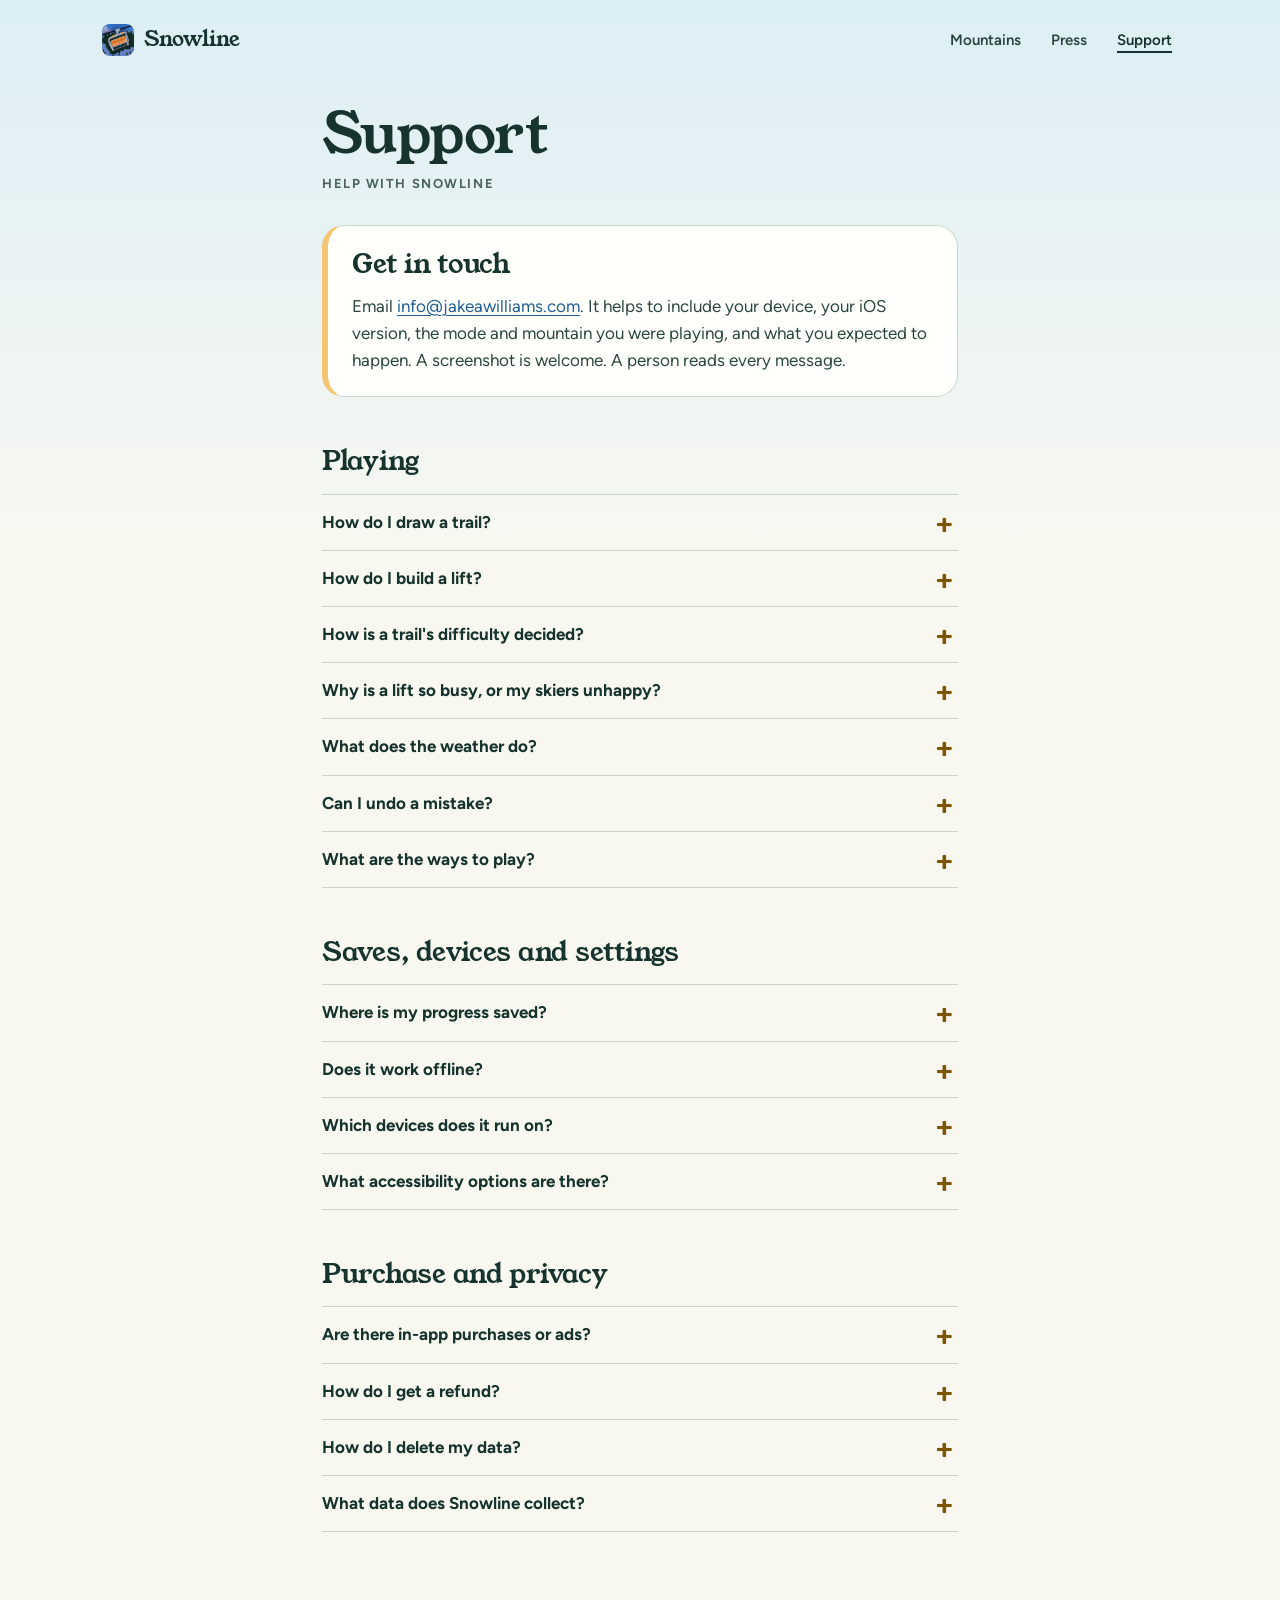
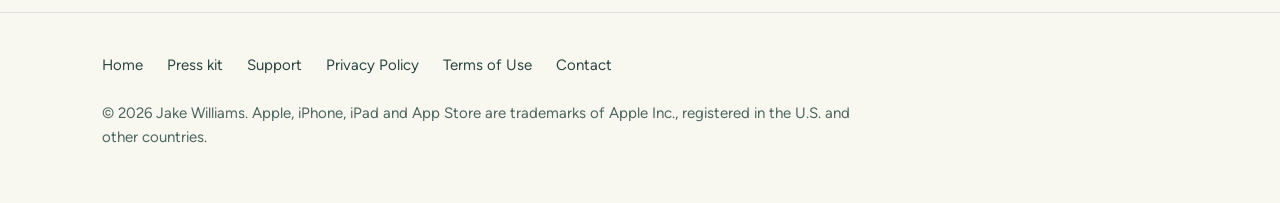
<file: support.html>
<!DOCTYPE html>
<html lang="en">
<head>
<meta charset="UTF-8">
<meta name="viewport" content="width=device-width, initial-scale=1">
<title>Snowline Support and FAQ</title>
<meta name="description" content="Help with Snowline: drawing trails and lifts, the forecast and the snow, Journey, Zen and Daily Peak, saves, accessibility, refunds and how to contact us.">
<meta name="color-scheme" content="light dark">
<meta name="theme-color" content="#F8F8F0" media="(prefers-color-scheme: light)">
<meta name="theme-color" content="#0E1C1A" media="(prefers-color-scheme: dark)">
<!-- appmeta:start --><!-- appmeta:end -->
<link rel="canonical" href="https://jakeintech.github.io/snowline-site/support.html">
<link rel="icon" type="image/png" href="assets/img/favicon.png">
<link rel="apple-touch-icon" href="assets/img/apple-touch-icon.png">
<meta property="og:type" content="website">
<meta property="og:site_name" content="Snowline">
<meta property="og:title" content="Snowline Support and FAQ">
<meta property="og:description" content="Help with Snowline: drawing trails and lifts, the forecast and the snow, the three ways to play, saves, accessibility and how to contact us.">
<meta property="og:url" content="https://jakeintech.github.io/snowline-site/support.html">
<meta property="og:image" content="https://jakeintech.github.io/snowline-site/assets/img/og.png">
<meta property="og:image:width" content="1200">
<meta property="og:image:height" content="630">
<meta property="og:image:alt" content="Snowline. A little mountain. A thousand possibilities.">
<meta name="twitter:card" content="summary_large_image">
<meta name="twitter:title" content="Snowline Support and FAQ">
<meta name="twitter:description" content="Help with Snowline: trails, lifts, weather, saves, accessibility and how to contact us.">
<meta name="twitter:image" content="https://jakeintech.github.io/snowline-site/assets/img/og.png">
<link rel="preload" href="assets/fonts/young-serif-400.woff2" as="font" type="font/woff2" crossorigin>
<link rel="preload" href="assets/fonts/figtree-var.woff2" as="font" type="font/woff2" crossorigin>
<link rel="stylesheet" href="assets/site.css">
</head>
<body>
<a class="skip" href="#main">Skip to content</a>
<header class="wrap site-head">
  <a class="brand" href="./" aria-label="Snowline home">
    <img src="assets/img/icon-192.png" alt="" width="32" height="32">
    Snowline
  </a>
  <nav class="site-nav" aria-label="Site">
    <a href="./#mountains">Mountains</a>
    <a href="press.html">Press</a>
    <a href="support.html" aria-current="page">Support</a>
  </nav>
</header>
<main id="main" class="doc">
<h1>Support</h1>
<p class="updated">Help with Snowline</p>
<div class="contact-card">
<h2>Get in touch</h2>
<p>Email <a href="mailto:info@jakeawilliams.com">info@jakeawilliams.com</a>. It helps to include your device, your iOS version, the mode and mountain you were playing, and what you expected to happen. A screenshot is welcome. A person reads every message.</p>
</div>

<h2>Playing</h2>
<div class="faq">
<details><summary>How do I draw a trail?</summary><p>Choose the Trails tool, then drag one finger downhill across the mountain. One finger only builds while a tool is selected. Two fingers always move the view: drag to pan, pinch to zoom.</p></details>
<details><summary>How do I build a lift?</summary><p>Choose the Lifts tool and drag from a low point to a higher one; lifts always run uphill. Start with a surface tow, run chairlifts up the ridges and send a gondola to the high peaks. When a chair gets busy, you can upgrade it.</p></details>
<details><summary>How is a trail's difficulty decided?</summary><p>By the terrain. A trail takes its difficulty from the ground it crosses, so the same descent drawn as switchbacks across a steep face becomes a gentler run. Difficulty is always shown by shape and colour together: green circle for beginner, blue square for intermediate and black diamond for advanced.</p></details>
<details><summary>Why is a lift so busy, or my skiers unhappy?</summary><p>Tap the lift or the run. It shows you the queue, what is slowing it down and what would help. Skiers want runs that suit their ability, a short wait and good snow, so a long line, a run that is too hard for the people on it, or a closure can send them home early.</p></details>
<details><summary>What does the weather do?</summary><p>The forecast warns you before it arrives. Fresh powder draws the experts, wind can close exposed lifts, and warm days thin the snow on low, sunny slopes. Each morning you choose where the day's effort goes.</p></details>
<details><summary>Can I undo a mistake?</summary><p>Yes. Undo and redo are always on screen. You can also pause at any time and change the game speed.</p></details>
<details><summary>What are the ways to play?</summary><p>Journey takes you across five mountains, each a short scenario of a few in-game days with three medals to earn: Alpine Dawn, Pine Valley, Glacier Basin, High Ridge and Three Peaks. Zen lets you build at your own pace, with no way to fail. Daily Peak is a new mountain every day, the same for every player.</p></details>
</div>

<h2>Saves, devices and settings</h2>
<div class="faq">
<details><summary>Where is my progress saved?</summary><p>On your device. Snowline has no account and no server. Deleting the game deletes its saves.</p></details>
<details><summary>Does it work offline?</summary><p>Yes. Snowline plays fully offline, in every mode.</p></details>
<details><summary>Which devices does it run on?</summary><p>iPhone and iPad with iOS 18 or later. On iPhone the game plays in landscape. On iPad it works in any orientation.</p></details>
<details><summary>What accessibility options are there?</summary><p>Trail difficulty never relies on colour alone, so it reads without colour vision. Snowline follows Reduce Motion in Settings &gt; Accessibility &gt; Motion. Touch targets are at least 44 points, and you can pause or slow the game at any time.</p></details>
</div>

<h2>Purchase and privacy</h2>
<div class="faq">
<details><summary>Are there in-app purchases or ads?</summary><p>No. Snowline is a premium game: you pay once on the App Store, and there are no ads and no in-app purchases.</p></details>
<details><summary>How do I get a refund?</summary><p>Apple handles all payments and refunds. Request one at <a href="https://reportaproblem.apple.com">reportaproblem.apple.com</a>.</p></details>
<details><summary>How do I delete my data?</summary><p>Delete the game: touch and hold Snowline on the Home Screen, tap Remove App, then Delete App. That removes your resorts, progress and settings. We hold no copy, so there is nothing else to delete. The <a href="privacy-policy.html#delete">privacy policy</a> has more.</p></details>
<details><summary>What data does Snowline collect?</summary><p>None. Your resorts are saved on your device, and the game makes no network requests of its own. The <a href="privacy-policy.html">privacy policy</a> has the detail.</p></details>
</div>
</main>
<footer class="site-foot">
  <div class="wrap">
    <nav aria-label="Footer">
      <a href="./">Home</a>
      <a href="press.html">Press kit</a>
      <a href="support.html" aria-current="page">Support</a>
      <a href="privacy-policy.html">Privacy Policy</a>
      <a href="terms-of-service.html">Terms of Use</a>
      <a href="mailto:info@jakeawilliams.com">Contact</a>
    </nav>
    <p>&copy; 2026 Jake Williams. Apple, iPhone, iPad and App Store are trademarks of Apple Inc., registered in the U.S. and other countries.</p>
  </div>
</footer>
</body>
</html>
</file>
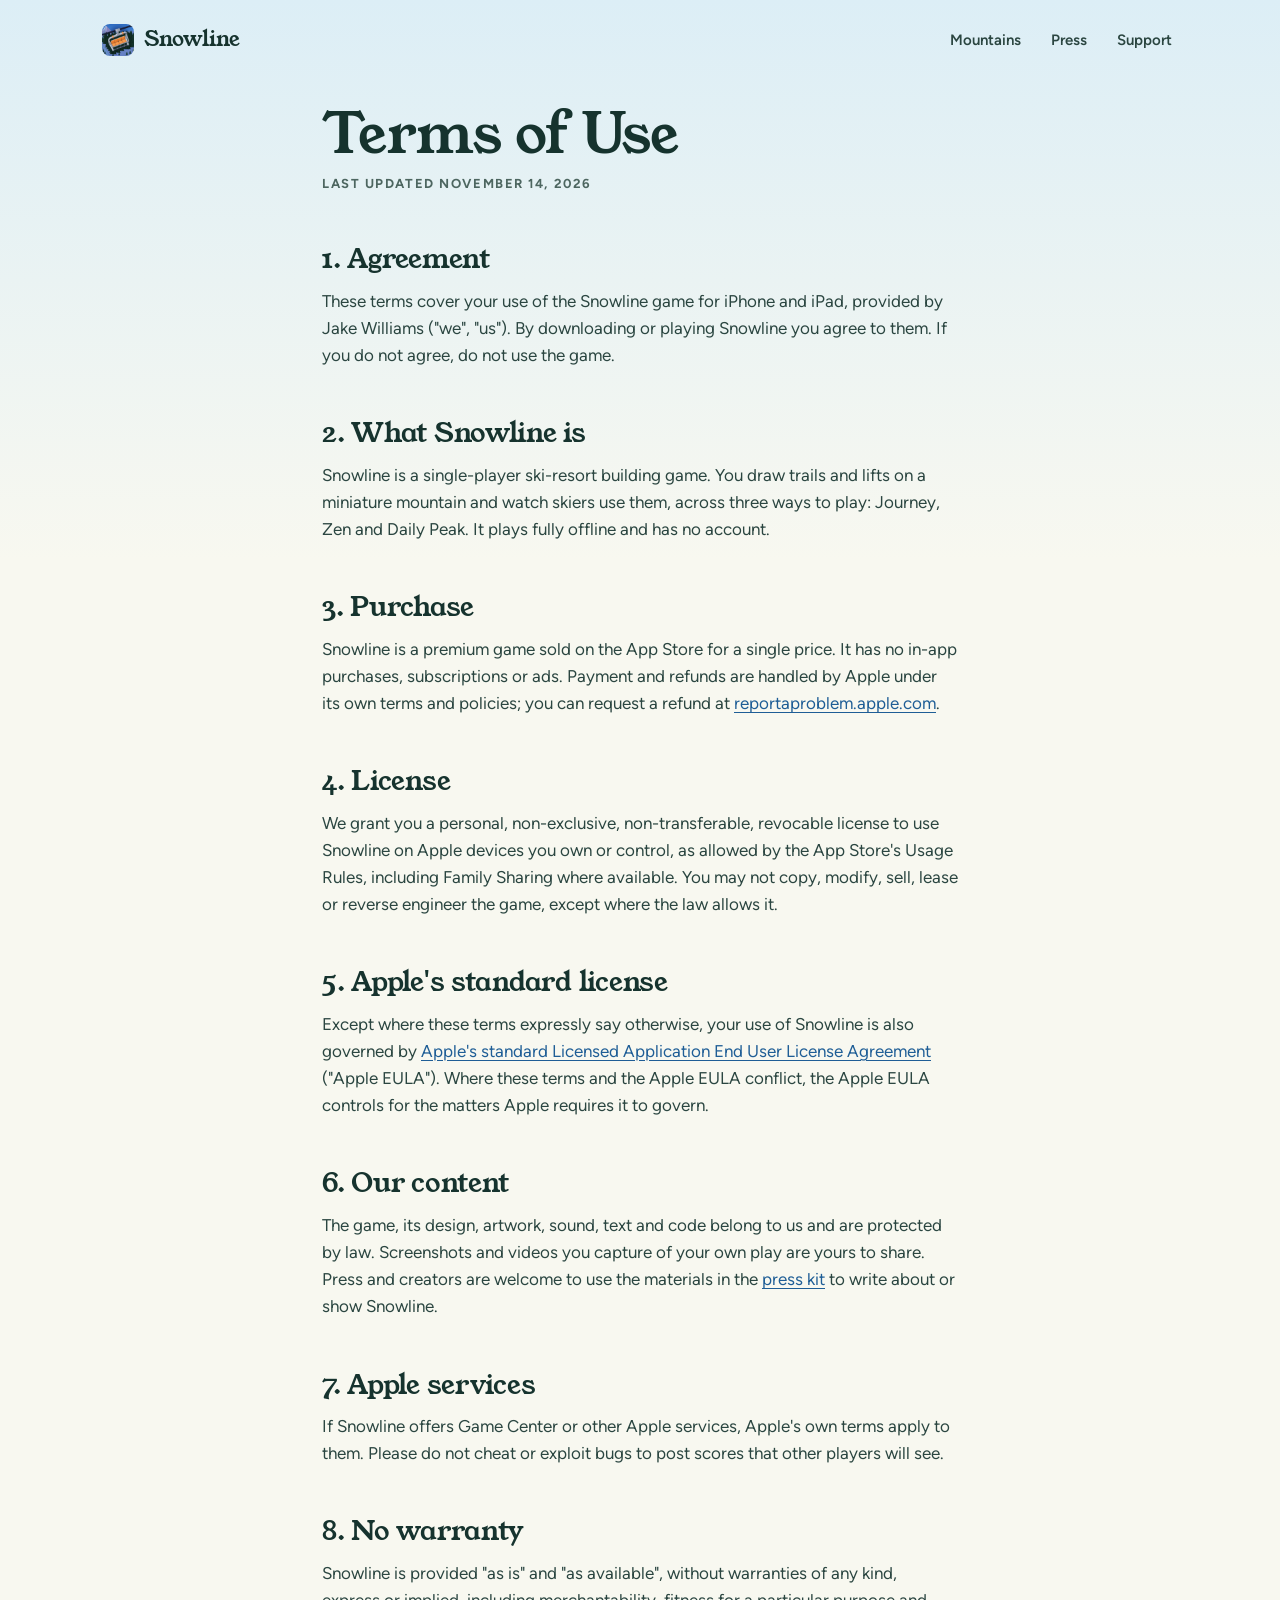
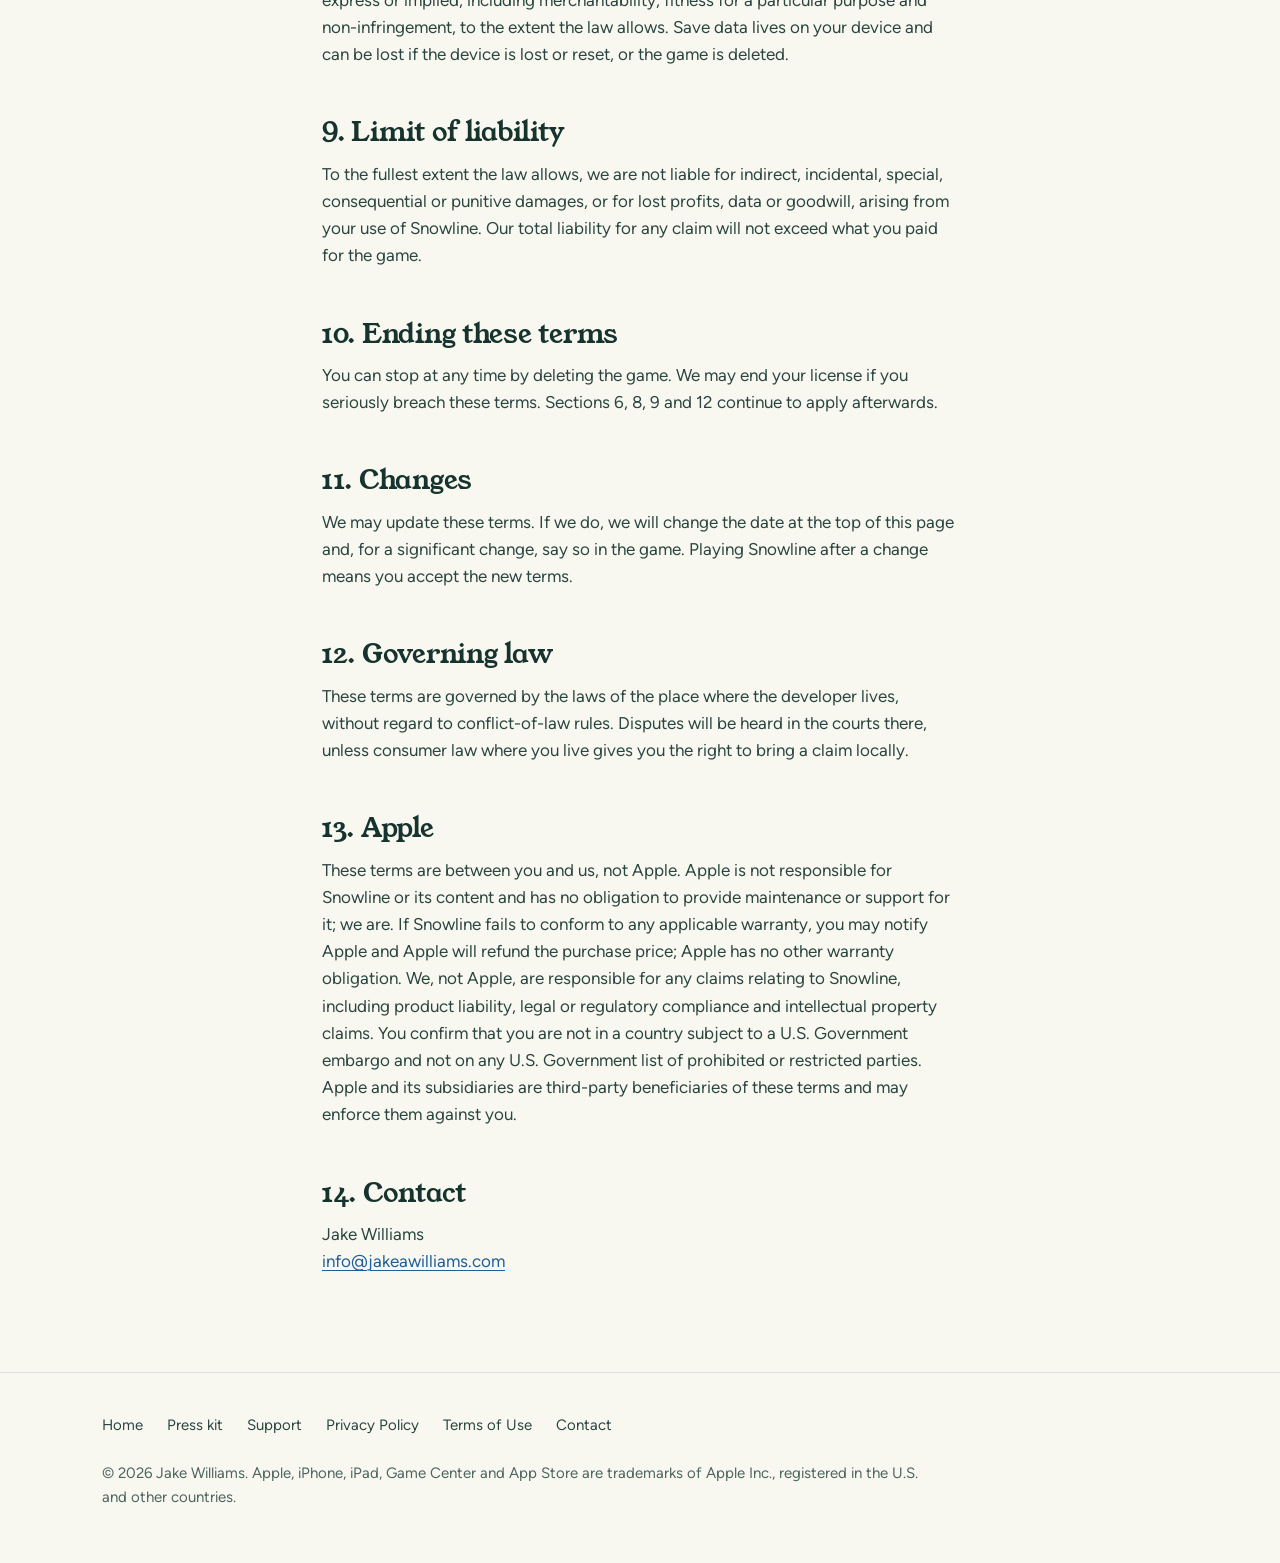
<file: terms-of-service.html>
<!DOCTYPE html>
<html lang="en">
<head>
<meta charset="UTF-8">
<meta name="viewport" content="width=device-width, initial-scale=1">
<title>Snowline Terms of Use</title>
<meta name="description" content="The terms for playing Snowline, the ski-resort builder for iPhone and iPad.">
<meta name="color-scheme" content="light dark">
<meta name="theme-color" content="#F8F8F0" media="(prefers-color-scheme: light)">
<meta name="theme-color" content="#0E1C1A" media="(prefers-color-scheme: dark)">
<!-- appmeta:start --><!-- appmeta:end -->
<link rel="canonical" href="https://jakeintech.github.io/snowline-site/terms-of-service.html">
<link rel="icon" type="image/png" href="assets/img/favicon.png">
<link rel="apple-touch-icon" href="assets/img/apple-touch-icon.png">
<meta property="og:type" content="website">
<meta property="og:site_name" content="Snowline">
<meta property="og:title" content="Snowline Terms of Use">
<meta property="og:description" content="The terms for playing Snowline, the ski-resort builder for iPhone and iPad.">
<meta property="og:url" content="https://jakeintech.github.io/snowline-site/terms-of-service.html">
<meta property="og:image" content="https://jakeintech.github.io/snowline-site/assets/img/og.png">
<meta property="og:image:width" content="1200">
<meta property="og:image:height" content="630">
<meta property="og:image:alt" content="Snowline. A little mountain. A thousand possibilities.">
<meta name="twitter:card" content="summary_large_image">
<meta name="twitter:title" content="Snowline Terms of Use">
<meta name="twitter:description" content="The terms for playing Snowline, the ski-resort builder for iPhone and iPad.">
<meta name="twitter:image" content="https://jakeintech.github.io/snowline-site/assets/img/og.png">
<link rel="preload" href="assets/fonts/young-serif-400.woff2" as="font" type="font/woff2" crossorigin>
<link rel="preload" href="assets/fonts/figtree-var.woff2" as="font" type="font/woff2" crossorigin>
<link rel="stylesheet" href="assets/site.css">
</head>
<body>
<a class="skip" href="#main">Skip to content</a>
<header class="wrap site-head">
  <a class="brand" href="./" aria-label="Snowline home">
    <img src="assets/img/icon-192.png" alt="" width="32" height="32">
    Snowline
  </a>
  <nav class="site-nav" aria-label="Site">
    <a href="./#mountains">Mountains</a>
    <a href="press.html">Press</a>
    <a href="support.html">Support</a>
  </nav>
</header>
<main id="main" class="doc">
<h1>Terms of Use</h1>
<p class="updated">Last updated November 14, 2026</p>

<h2>1. Agreement</h2>
<p>These terms cover your use of the Snowline game for iPhone and iPad, provided by Jake Williams ("we", "us"). By downloading or playing Snowline you agree to them. If you do not agree, do not use the game.</p>

<h2>2. What Snowline is</h2>
<p>Snowline is a single-player ski-resort building game. You draw trails and lifts on a miniature mountain and watch skiers use them, across three ways to play: Journey, Zen and Daily Peak. It plays fully offline and has no account.</p>

<h2>3. Purchase</h2>
<p>Snowline is a premium game sold on the App Store for a single price. It has no in-app purchases, subscriptions or ads. Payment and refunds are handled by Apple under its own terms and policies; you can request a refund at <a href="https://reportaproblem.apple.com">reportaproblem.apple.com</a>.</p>

<h2>4. License</h2>
<p>We grant you a personal, non-exclusive, non-transferable, revocable license to use Snowline on Apple devices you own or control, as allowed by the App Store's Usage Rules, including Family Sharing where available. You may not copy, modify, sell, lease or reverse engineer the game, except where the law allows it.</p>

<h2>5. Apple's standard license</h2>
<p>Except where these terms expressly say otherwise, your use of Snowline is also governed by <a href="https://www.apple.com/legal/internet-services/itunes/dev/stdeula/">Apple's standard Licensed Application End User License Agreement</a> ("Apple EULA"). Where these terms and the Apple EULA conflict, the Apple EULA controls for the matters Apple requires it to govern.</p>

<h2>6. Our content</h2>
<p>The game, its design, artwork, sound, text and code belong to us and are protected by law. Screenshots and videos you capture of your own play are yours to share. Press and creators are welcome to use the materials in the <a href="press.html">press kit</a> to write about or show Snowline.</p>

<h2>7. Apple services</h2>
<p>If Snowline offers Game Center or other Apple services, Apple's own terms apply to them. Please do not cheat or exploit bugs to post scores that other players will see.</p>

<h2>8. No warranty</h2>
<p>Snowline is provided "as is" and "as available", without warranties of any kind, express or implied, including merchantability, fitness for a particular purpose and non-infringement, to the extent the law allows. Save data lives on your device and can be lost if the device is lost or reset, or the game is deleted.</p>

<h2>9. Limit of liability</h2>
<p>To the fullest extent the law allows, we are not liable for indirect, incidental, special, consequential or punitive damages, or for lost profits, data or goodwill, arising from your use of Snowline. Our total liability for any claim will not exceed what you paid for the game.</p>

<h2>10. Ending these terms</h2>
<p>You can stop at any time by deleting the game. We may end your license if you seriously breach these terms. Sections 6, 8, 9 and 12 continue to apply afterwards.</p>

<h2>11. Changes</h2>
<p>We may update these terms. If we do, we will change the date at the top of this page and, for a significant change, say so in the game. Playing Snowline after a change means you accept the new terms.</p>

<h2>12. Governing law</h2>
<p>These terms are governed by the laws of the place where the developer lives, without regard to conflict-of-law rules. Disputes will be heard in the courts there, unless consumer law where you live gives you the right to bring a claim locally.</p>

<h2>13. Apple</h2>
<p>These terms are between you and us, not Apple. Apple is not responsible for Snowline or its content and has no obligation to provide maintenance or support for it; we are. If Snowline fails to conform to any applicable warranty, you may notify Apple and Apple will refund the purchase price; Apple has no other warranty obligation. We, not Apple, are responsible for any claims relating to Snowline, including product liability, legal or regulatory compliance and intellectual property claims. You confirm that you are not in a country subject to a U.S. Government embargo and not on any U.S. Government list of prohibited or restricted parties. Apple and its subsidiaries are third-party beneficiaries of these terms and may enforce them against you.</p>

<h2>14. Contact</h2>
<p>Jake Williams<br><a href="mailto:info@jakeawilliams.com">info@jakeawilliams.com</a></p>
</main>
<footer class="site-foot">
  <div class="wrap">
    <nav aria-label="Footer">
      <a href="./">Home</a>
      <a href="press.html">Press kit</a>
      <a href="support.html">Support</a>
      <a href="privacy-policy.html">Privacy Policy</a>
      <a href="terms-of-service.html" aria-current="page">Terms of Use</a>
      <a href="mailto:info@jakeawilliams.com">Contact</a>
    </nav>
    <p>&copy; 2026 Jake Williams. Apple, iPhone, iPad, Game Center and App Store are trademarks of Apple Inc., registered in the U.S. and other countries.</p>
  </div>
</footer>
</body>
</html>
</file>
<file: assets/site.css>
/* Snowline site. Palette from the art kit: ivory #F8F8F0, evergreen #244C45, glacier #8EC9E5,
   mint #A6DCAA, alpine blue #6EAAE8 and amber #F4C673, with darker tints for text so every
   pairing meets WCAG AA in both themes. Type: Young Serif (display) and Figtree (text), both
   SIL Open Font License, self-hosted (see fonts/OFL-*.txt). No third-party requests. */
@font-face { font-family: "Young Serif"; src: url("fonts/young-serif-400.woff2") format("woff2"); font-weight: 400; font-style: normal; font-display: swap; }
@font-face { font-family: "Figtree"; src: url("fonts/figtree-var.woff2") format("woff2"); font-weight: 300 900; font-style: normal; font-display: swap; }

:root {
  /* kit palette */
  --ivory: #F8F8F0;
  --evergreen: #244C45;
  --glacier: #8EC9E5;
  --mint: #A6DCAA;
  --alpine: #6EAAE8;
  --amber: #F4C673;

  /* light theme (default) */
  --bg: #F8F8F0;
  --bg2: #EEF2EA;
  --card: #FFFFFB;
  --sky: #DCEEF6;
  --ink: #16332E;         /* headings: 12.7:1 on ivory */
  --ink2: #2B4641;        /* body: 9.6:1 */
  --ink3: #4D6660;        /* muted: 5.8:1 */
  --line: rgba(36, 76, 69, 0.12);
  --line2: rgba(36, 76, 69, 0.22);
  --link: #1F5E96;        /* alpine blue, deepened: 6.3:1 */
  --link-hover: #16332E;
  --accent: #7D5500;      /* amber, deepened for text: 6.2:1 */
  --btn-bg: #244C45;
  --btn-ink: #F8F8F0;
  --btn-hover: #1A3A34;
  --focus: #1F5E96;
  --icon: #244C45;
  --icon-bg: #E2F0F5;
  --feature-bg: #244C45;  /* evergreen panels with ivory text */
  --feature-ink: #F8F8F0;
  --feature-ink2: #D7E1DC;
  --feature-link: #F4C673;
  --m-green: #2E8148;
  --m-blue: #2C6CB4;
  --m-black: #16201E;
  --m-stroke: 0;
  --shadow: 0 24px 48px -28px rgba(22, 51, 46, 0.45);

  /* Reps paper and prints, after _reps-creative-assets (style: grain 0.1, dots 0.16, glow 0.55, shadow 0.7) */
  --paper-top: #F8F8F0;
  --paper-bottom: #EDF1E9;
  --dot: rgba(22, 51, 46, 0.2);
  --glow: rgba(255, 255, 255, 0.6);
  --h-accent: #1F5E96;    /* a headline's second line, as Reps sets its accent line: 6.3:1 */
  --mat: #FFFFFB;
  --print-shadow: 0 18px 44px -6px rgba(22, 51, 46, 0.24), 0 3px 8px rgba(22, 51, 46, 0.22);

  --serif: "Young Serif", "Iowan Old Style", Georgia, serif;
  --sans: "Figtree", -apple-system, BlinkMacSystemFont, "Helvetica Neue", Arial, sans-serif;
  --gutter: 16px;
  --wide: 1140px;
  --text: 700px;
  --radius: 22px;
  color-scheme: light;
}

@media (prefers-color-scheme: dark) {
  :root:not([data-theme="light"]) {
    --bg: #0E1C1A; --bg2: #132623; --card: #18302B; --sky: #12303A;
    --ink: #F8F8F0; --ink2: #D7E1DC; --ink3: #A5B8B1;
    --line: rgba(248, 248, 240, 0.10); --line2: rgba(248, 248, 240, 0.18);
    --link: #8EC9E5; --link-hover: #F4C673; --accent: #F4C673;
    --btn-bg: #F4C673; --btn-ink: #13261F; --btn-hover: #F8E2A8;
    --focus: #8EC9E5; --icon: #8EC9E5; --icon-bg: #173A44;
    --feature-bg: #1F423C; --feature-ink: #F8F8F0; --feature-ink2: #D7E1DC; --feature-link: #F4C673;
    --m-green: #A6DCAA; --m-blue: #6EAAE8; --m-black: #0A0F0E; --m-stroke: 1.5;
    --shadow: 0 24px 48px -24px rgba(0, 0, 0, 0.7);
    --paper-top: #12302C; --paper-bottom: #0E1C1A; --dot: rgba(248, 248, 240, 0.14); --glow: rgba(142, 201, 229, 0.12);
    --h-accent: #8EC9E5; --mat: #ECEADF;
    --print-shadow: 0 18px 44px -6px rgba(0, 0, 0, 0.6), 0 3px 8px rgba(0, 0, 0, 0.5);
    color-scheme: dark;
  }
}
:root[data-theme="dark"] {
  --bg: #0E1C1A; --bg2: #132623; --card: #18302B; --sky: #12303A;
  --ink: #F8F8F0; --ink2: #D7E1DC; --ink3: #A5B8B1;
  --line: rgba(248, 248, 240, 0.10); --line2: rgba(248, 248, 240, 0.18);
  --link: #8EC9E5; --link-hover: #F4C673; --accent: #F4C673;
  --btn-bg: #F4C673; --btn-ink: #13261F; --btn-hover: #F8E2A8;
  --focus: #8EC9E5; --icon: #8EC9E5; --icon-bg: #173A44;
  --feature-bg: #1F423C; --feature-ink: #F8F8F0; --feature-ink2: #D7E1DC; --feature-link: #F4C673;
  --m-green: #A6DCAA; --m-blue: #6EAAE8; --m-black: #0A0F0E; --m-stroke: 1.5;
  --shadow: 0 24px 48px -24px rgba(0, 0, 0, 0.7);
  --paper-top: #12302C; --paper-bottom: #0E1C1A; --dot: rgba(248, 248, 240, 0.14); --glow: rgba(142, 201, 229, 0.12);
  --h-accent: #8EC9E5; --mat: #ECEADF;
  --print-shadow: 0 18px 44px -6px rgba(0, 0, 0, 0.6), 0 3px 8px rgba(0, 0, 0, 0.5);
  color-scheme: dark;
}

* { box-sizing: border-box; }
html { -webkit-text-size-adjust: 100%; }
body {
  margin: 0;
  background: linear-gradient(180deg, var(--sky) 0, var(--bg) 560px) top / 100% 560px no-repeat, var(--bg);
  color: var(--ink2);
  font-family: var(--sans);
  font-size: 17px;
  line-height: 1.6;
  -webkit-font-smoothing: antialiased;
  overflow-wrap: break-word;
}
img, svg { max-width: 100%; height: auto; display: block; }
a { color: var(--link); text-underline-offset: 3px; text-decoration-thickness: 1px; }
a:hover { color: var(--link-hover); }
:focus-visible { outline: 3px solid var(--focus); outline-offset: 3px; border-radius: 6px; }
h1, h2, h3 { color: var(--ink); font-family: var(--serif); font-weight: 400; line-height: 1.15; letter-spacing: -0.01em; text-wrap: balance; margin: 0; }
p { margin: 0 0 1em; text-wrap: pretty; }
.wrap { max-width: var(--wide); margin: 0 auto; padding: 0 var(--gutter); }
.skip { position: absolute; left: -999px; top: 12px; z-index: 10; background: var(--btn-bg); color: var(--btn-ink); padding: 10px 16px; border-radius: 999px; font-weight: 700; text-decoration: none; }
.skip:focus { left: var(--gutter); }
.nb { white-space: nowrap; }
.visually-hidden { position: absolute; width: 1px; height: 1px; overflow: hidden; clip: rect(0 0 0 0); clip-path: inset(50%); white-space: nowrap; }

.tag {
  font-size: 13px;
  font-weight: 700;
  letter-spacing: 0.14em;
  text-transform: uppercase;
  color: var(--accent);
  margin: 0 0 12px;
}

/* Header */
.site-head { position: relative; z-index: 1; display: flex; flex-wrap: wrap; align-items: center; justify-content: space-between; gap: 4px 12px; padding-top: 14px; padding-bottom: 14px; }
.brand { display: inline-flex; align-items: center; gap: 10px; color: var(--ink); text-decoration: none; font-family: var(--serif); font-size: 21px; min-height: 44px; }
.brand img { width: 32px; height: 32px; border-radius: 8px; }
.site-nav { display: flex; align-items: center; gap: 2px; font-size: 15px; font-weight: 600; margin-right: -6px; }
.site-nav a { display: inline-flex; align-items: center; min-height: 44px; color: var(--ink2); text-decoration: none; padding: 0 6px; border-radius: 10px; }
.site-nav a:hover { color: var(--ink); background: var(--bg2); }
.site-nav a[aria-current="page"] { color: var(--ink); text-decoration: underline; text-decoration-thickness: 2px; text-underline-offset: 6px; }

/* Buttons and the store call to action */
.btn {
  display: inline-flex; align-items: center; justify-content: center; gap: 10px;
  min-height: 52px; padding: 0 24px;
  background: var(--btn-bg); color: var(--btn-ink);
  border-radius: 999px; text-decoration: none;
  font-weight: 700; font-size: 17px;
  transition: background-color 0.15s ease;
}
.btn:hover { background: var(--btn-hover); color: var(--btn-ink); }
.btn svg { width: 20px; height: 20px; flex: none; }
.btn.quiet { background: transparent; color: var(--ink); border: 1.5px solid var(--line2); }
.btn.quiet:hover { background: var(--bg2); color: var(--ink); }
.btn.store { box-shadow: var(--shadow); }
.soon {
  display: inline-flex; align-items: center; gap: 10px; min-height: 52px; padding: 0 22px;
  border: 1.5px solid var(--line2); border-radius: 999px; color: var(--ink); font-weight: 700; font-size: 16px;
  background: var(--card);
}
.soon svg { width: 18px; height: 18px; flex: none; color: var(--accent); }
.fine { font-size: 15px; color: var(--ink3); margin: 16px 0 0; }

/* Reps paper: a wash, a glow just below the middle, grain multiplied over both, and a dot grid that is
   clear in the middle and stronger toward the edges (render.swift paper()). It is drawn in pseudo-elements
   so a stage can reach up behind the header with --stage-top. */
.stage { position: relative; isolation: isolate; --stage-top: 0px; }
.stage::before, .stage::after { content: ""; position: absolute; inset: var(--stage-top) 0 0; pointer-events: none; }
.stage::before {
  z-index: -2;
  background:
    url("img/grain.png") 0 0 / 256px 256px,
    radial-gradient(circle farthest-corner at 50% 56%, var(--glow), transparent 72%),
    linear-gradient(180deg, var(--sky), var(--paper-top) 46%, var(--paper-bottom));
  background-blend-mode: multiply, normal, normal;
}
.stage::after {
  z-index: -1;
  background: radial-gradient(circle, var(--dot) 1.2px, transparent 1.7px) 0 0 / 20px 20px;
  -webkit-mask-image: radial-gradient(ellipse farthest-corner at 50% 50%, transparent 31%, rgba(0, 0, 0, 0.12) 50%, rgba(0, 0, 0, 0.48) 71%, #000 88%);
  mask-image: radial-gradient(ellipse farthest-corner at 50% 50%, transparent 31%, rgba(0, 0, 0, 0.12) 50%, rgba(0, 0, 0, 0.48) 71%, #000 88%);
}

/* Chapter art as a print: an ivory mat and Reps' two shadows (ambient and contact), never a phone frame */
.print { display: block; width: 100%; padding: clamp(6px, 1.8%, 12px); background: var(--mat); border-radius: 8px; box-shadow: var(--print-shadow); }

/* Hero */
.hero { padding: 16px 0 64px; }
.hero.stage { --stage-top: -140px; }
.hero-grid { display: grid; gap: 36px; align-items: center; }
.hero-icon { width: 76px; height: 76px; border-radius: 18px; margin-bottom: 22px; box-shadow: 0 14px 30px -16px rgba(22, 51, 46, 0.6), 0 0 0 1px var(--line); }
.hero h1 { font-size: clamp(36px, 9.4vw, 64px); line-height: 1.05; }
.hero h1 .line { display: block; }
.hero h1 .line + .line { color: var(--h-accent); }
.hero .lede { font-size: clamp(18px, 2.2vw, 21px); color: var(--ink2); max-width: 31em; margin: 20px 0 28px; }
.hero-cta { display: flex; flex-wrap: wrap; align-items: center; gap: 12px 20px; }
.hero-cta > a:not(.btn) { display: inline-flex; align-items: center; min-height: 44px; font-weight: 600; }
.art { margin: 0; }
.art figcaption { font-size: 14px; color: var(--ink3); margin-top: 16px; }
.prints .stack { position: relative; padding: 9% 5% 0 0; }
.prints .back { position: absolute; top: 0; right: 2%; width: 70%; transform: rotate(4deg); }
.prints .front { position: relative; width: 94%; transform: rotate(-1.5deg); }

/* Sections */
.section { padding: 72px 0; border-top: 1px solid var(--line); }
.section h2 { font-size: clamp(30px, 5.4vw, 46px); line-height: 1.1; max-width: 18em; }
.section .intro { max-width: 36em; margin: 16px 0 0; font-size: 18px; }
.section .note { max-width: 40em; margin: 14px 0 0; font-size: 15px; color: var(--ink3); }

/* Kit icons */
.ico { display: inline-grid; place-items: center; width: 52px; height: 52px; border-radius: 15px; background: var(--icon-bg); color: var(--icon); flex: none; }
.ico svg { width: 30px; height: 30px; }

/* How it plays */
.steps { list-style: none; margin: 36px 0 0; padding: 0; display: grid; gap: 16px; }
.steps li { background: var(--card); border: 1px solid var(--line); border-radius: var(--radius); padding: 24px; }
.steps .ico { margin-bottom: 16px; }
.steps .n { font-size: 13px; font-weight: 700; letter-spacing: 0.14em; text-transform: uppercase; color: var(--accent); display: block; margin-bottom: 4px; }
.steps h3 { font-size: 25px; margin-bottom: 8px; }
.steps p { margin: 0; }

/* Trail markers: always shape and colour */
.markers { list-style: none; margin: 32px 0 0; padding: 0; display: grid; gap: 12px; }
.markers li { display: flex; align-items: center; gap: 16px; background: var(--card); border: 1px solid var(--line); border-radius: 16px; padding: 14px 18px; }
.markers svg { width: 36px; height: 36px; flex: none; }
.markers b { display: block; color: var(--ink); font-size: 17px; line-height: 1.25; }
.markers span { font-size: 15px; color: var(--ink3); }
.mk-green { fill: var(--m-green); }
.mk-blue { fill: var(--m-blue); }
.mk-black { fill: var(--m-black); stroke: var(--ink); stroke-width: var(--m-stroke); }

/* The five mountains (chapter art) */
.peaks { list-style: none; margin: 36px 0 0; padding: 0; display: grid; gap: 20px; }
.peak { display: flex; flex-direction: column; }
.peak .body { padding: 18px 4px 4px; }
.peak .n { font-size: 13px; font-weight: 700; letter-spacing: 0.14em; text-transform: uppercase; color: var(--accent); margin: 0 0 4px; }
.peak h3 { font-size: 26px; margin-bottom: 6px; }
.peak p { margin: 0; }
.peak .dl { display: inline-flex; align-items: center; min-height: 44px; margin-top: 6px; font-weight: 600; font-size: 15px; }

/* Screenshots (only with --with-screenshots): real captures in the Reps phone frame, shadow included */
.shots { display: grid; grid-template-columns: 1fr; gap: 12px 24px; margin: 28px 0 0; padding: 0; list-style: none; }
.shots figure { margin: 0; }
.shots img { width: 100%; }
.shots figcaption { margin-top: -4px; text-align: center; font-family: var(--serif); font-size: 21px; color: var(--ink); }

/* Feature grid */
.grid { display: grid; grid-template-columns: 1fr; gap: 1px; background: var(--line); border: 1px solid var(--line); border-radius: var(--radius); overflow: hidden; margin-top: 36px; }
.grid > div { background: var(--card); padding: 24px; }
.grid .ico { margin-bottom: 14px; }
.grid h3 { font-family: var(--sans); font-weight: 700; font-size: 18px; letter-spacing: 0; margin-bottom: 6px; }
.grid p { font-size: 16px; margin: 0; color: var(--ink3); }

/* Six features */
.kit { list-style: none; margin: 36px 0 0; padding: 0; display: grid; gap: 12px; }
.kit li { display: flex; gap: 16px; align-items: flex-start; background: var(--card); border: 1px solid var(--line); border-radius: 18px; padding: 18px; }
.kit b { display: block; color: var(--ink); font-size: 17px; line-height: 1.3; margin: 2px 0 4px; }
.kit span { display: block; font-size: 15px; color: var(--ink3); line-height: 1.5; }

/* Modes */
.modes { list-style: none; margin: 36px 0 0; padding: 0; display: grid; gap: 14px; }
.modes li { border-radius: var(--radius); padding: 24px; background: var(--card); border: 1px solid var(--line); }
.modes h3 { font-size: 26px; margin-bottom: 6px; }
.modes p { margin: 0; }
.modes .journey { background: var(--feature-bg); border-color: transparent; color: var(--feature-ink2); }
.modes .journey h3 { color: var(--feature-ink); }
.modes .journey .tag { color: var(--feature-link); }
.modes .journey a { color: var(--feature-link); }

/* Comfort and privacy */
.split { display: grid; gap: 16px; margin-top: 36px; }
.panel { background: var(--card); border: 1px solid var(--line); border-radius: var(--radius); padding: 26px; }
.panel h3 { font-size: 26px; margin-bottom: 10px; }
.panel ul { margin: 0; padding: 0; list-style: none; }
.panel li { padding: 10px 0 10px 24px; border-top: 1px solid var(--line); position: relative; }
.panel li::before { content: ""; position: absolute; left: 2px; top: 20px; width: 9px; height: 9px; border-radius: 50%; background: var(--icon); }
.panel.privacy { background: var(--feature-bg); border-color: transparent; color: var(--feature-ink2); }
.panel.privacy h3 { color: var(--feature-ink); }
.panel.privacy a { color: var(--feature-link); }
.panel.privacy .label { display: inline-block; margin-bottom: 14px; padding: 6px 12px; border-radius: 999px; background: rgba(248, 248, 240, 0.12); color: var(--feature-ink); font-weight: 700; font-size: 14px; }
.panel.privacy p:last-child { margin-bottom: 0; }
.panel.privacy ul { margin: 0 0 18px; }
.panel.privacy li { border-top-color: rgba(248, 248, 240, 0.14); }
.panel.privacy li::before { background: var(--mint); }

/* Closing */
.closing { padding: 88px 0; text-align: center; border-top: 1px solid var(--line); }
.closing img { width: 88px; height: 88px; border-radius: 21px; margin: 0 auto 22px; box-shadow: 0 14px 30px -14px rgba(22, 51, 46, 0.6); }
.closing h2 { font-size: clamp(32px, 6vw, 54px); line-height: 1.1; margin-bottom: 14px; }
.closing p { max-width: 30em; margin: 0 auto 26px; }
.closing .hero-cta { justify-content: center; }

/* Footer */
.site-foot { border-top: 1px solid var(--line); padding: 30px 0 48px; font-size: 15px; color: var(--ink3); }
.site-foot nav { display: flex; flex-wrap: wrap; gap: 0 4px; margin: 0 0 14px -10px; }
.site-foot nav a { display: inline-flex; align-items: center; min-height: 44px; color: var(--ink2); text-decoration: none; padding: 0 10px; border-radius: 10px; }
.site-foot nav a:hover { color: var(--ink); background: var(--bg2); }
.site-foot nav a[aria-current="true"] { color: var(--ink); text-decoration: underline; text-decoration-thickness: 2px; text-underline-offset: 6px; }

/* Japanese: Latin keeps the brand faces, CJK falls through to the system ones.
   Latin letter-spacing is wrong for CJK headings, so clear it. */
html[lang="ja"] {
  --serif: "Young Serif", "Hiragino Mincho ProN", "Yu Mincho", "Noto Serif JP", "Iowan Old Style", Georgia, serif;
  --sans: "Figtree", -apple-system, "Hiragino Sans", "Hiragino Kaku Gothic ProN", "Yu Gothic", "Noto Sans JP", sans-serif;
}
html[lang="ja"] h1, html[lang="ja"] h2, html[lang="ja"] h3 { letter-spacing: 0; }
.site-foot p { margin: 0 0 6px; max-width: 56em; }

/* FAQ */
.faq { max-width: var(--text); margin-top: 16px; }
.faq details { border-top: 1px solid var(--line2); }
.faq details:last-child { border-bottom: 1px solid var(--line2); }
.faq summary { cursor: pointer; list-style: none; padding: 14px 40px 14px 0; min-height: 44px; position: relative; color: var(--ink); font-weight: 700; font-size: 17px; }
.faq summary::-webkit-details-marker { display: none; }
.faq summary::after { content: "+"; position: absolute; right: 6px; top: 8px; font-family: var(--serif); font-size: 26px; color: var(--accent); }
.faq details[open] summary::after { content: "\2013"; }
.faq details p { margin: 0 0 18px; max-width: 36em; }

/* Text pages: privacy, terms, support, press */
.doc { max-width: var(--text); margin: 0 auto; padding: 24px var(--gutter) 80px; }
.doc.wide { max-width: var(--wide); }
.doc h1 { font-size: clamp(38px, 7vw, 56px); line-height: 1.08; margin-bottom: 10px; }
.doc .updated { font-size: 13px; font-weight: 700; letter-spacing: 0.12em; text-transform: uppercase; color: var(--ink3); margin-bottom: 30px; }
.doc h2 { font-size: 27px; line-height: 1.2; margin: 48px 0 12px; }
.doc h3 { font-family: var(--sans); font-weight: 700; font-size: 17px; letter-spacing: 0; margin: 26px 0 8px; }
.doc ul, .doc ol { padding-left: 20px; margin: 0 0 1em; }
.doc li { margin-bottom: 6px; }
.doc strong { color: var(--ink); font-weight: 700; }
.doc .lede { font-size: 19px; max-width: 34em; }
.measure { max-width: var(--text); }
.summary { background: var(--card); border: 1px solid var(--line2); border-radius: var(--radius); padding: 22px 24px; margin: 0 0 12px; }
.summary p:last-child, .summary ul:last-child { margin-bottom: 0; }
.table-wrap { overflow-x: auto; margin: 0 0 1em; border: 1px solid var(--line2); border-radius: 14px; }
table { border-collapse: collapse; width: 100%; min-width: 520px; font-size: 15px; }
th, td { text-align: left; vertical-align: top; padding: 12px 14px; border-bottom: 1px solid var(--line); }
tr:last-child td { border-bottom: 0; }
th { font-size: 12px; font-weight: 700; letter-spacing: 0.12em; text-transform: uppercase; color: var(--ink3); background: var(--bg2); }
td:first-child { color: var(--ink); }
@media (max-width: 559px) {
  /* stack the table on phones so no column hides behind a sideways scroll */
  .table-wrap { overflow: visible; }
  table { min-width: 0; }
  thead { position: absolute; width: 1px; height: 1px; overflow: hidden; clip-path: inset(50%); }
  table, tbody, tr, td { display: block; }
  tr { border-bottom: 1px solid var(--line2); padding: 6px 0; }
  tr:last-child { border-bottom: 0; }
  td { border-bottom: 0; padding: 6px 16px; }
  td[data-label]::before { content: attr(data-label); display: block; font-size: 12px; font-weight: 700; letter-spacing: 0.12em; text-transform: uppercase; color: var(--ink3); }
  td:first-child { font-weight: 700; }
  td:first-child::before { display: none; }
}
.contact-card { background: var(--card); border: 1.5px solid var(--line2); border-left: 6px solid var(--amber); border-radius: var(--radius); padding: 22px 24px; margin: 0 0 20px; }
.contact-card h2 { margin-top: 0; }
.contact-card p:last-child { margin-bottom: 0; }

/* Press kit */
.press-top { padding: 8px 0 40px; }
.press-top.stage { --stage-top: -140px; }
.press-top .doc { padding-bottom: 0; }
.press-intro { display: grid; gap: 28px; align-items: center; }
.press-intro .lede { margin-bottom: 0; }
.key-art { margin: 0; }
.key-art img { border-radius: 12px; box-shadow: var(--print-shadow); }
.key-art figcaption { font-size: 14px; color: var(--ink3); margin-top: 14px; }
.key-art figcaption a { font-weight: 600; }
.facts { display: grid; grid-template-columns: 1fr; margin: 0; background: var(--card); border: 1px solid var(--line2); border-radius: var(--radius); overflow: hidden; }
.facts > div { padding: 14px 20px; border-top: 1px solid var(--line); }
.facts > div:first-child { border-top: 0; }
.facts dt { font-size: 12px; font-weight: 700; letter-spacing: 0.12em; text-transform: uppercase; color: var(--ink3); }
.facts dd { margin: 2px 0 0; color: var(--ink); }
.copy { background: var(--card); border: 1px solid var(--line); border-radius: var(--radius); padding: 22px 24px; }
.copy h3:first-child { margin-top: 0; }
.copy p:last-child, .copy ul:last-child { margin-bottom: 0; }
.downloads { list-style: none; margin: 20px 0 0; padding: 0; display: grid; gap: 16px; }
.downloads > li { background: var(--card); border: 1px solid var(--line); border-radius: var(--radius); padding: 18px; display: flex; flex-direction: column; gap: 12px; }
.downloads .thumb { border-radius: 14px; box-shadow: 0 0 0 1px var(--line); }
.downloads .thumb.icon { width: 112px; height: 112px; border-radius: 26px; }
.downloads b { display: block; color: var(--ink); font-size: 17px; }
.downloads .files { display: flex; flex-wrap: wrap; gap: 0 14px; margin: 0; padding: 0; list-style: none; font-size: 15px; }
.downloads .files a { display: inline-flex; align-items: center; min-height: 44px; font-weight: 600; }
.swatches { list-style: none; margin: 16px 0 0; padding: 0; display: grid; grid-template-columns: repeat(2, 1fr); gap: 10px; }
.swatches li { display: flex; align-items: center; gap: 12px; font-size: 15px; }
.swatches i { width: 40px; height: 40px; border-radius: 12px; flex: none; box-shadow: inset 0 0 0 1px rgba(22, 51, 46, 0.18); }
.swatches b { display: block; color: var(--ink); }
.swatches span { color: var(--ink3); font-variant-numeric: tabular-nums; }
.doc .peaks, .doc .downloads, .doc .swatches, .doc .files { padding-left: 0; }
.doc .peaks > li, .doc .downloads li, .doc .swatches li { margin-bottom: 0; }
.doc .peak h3 { font-family: var(--serif); font-weight: 400; font-size: 26px; margin: 0 0 6px; }
.doc .peaks { margin-top: 24px; }
.callout { background: var(--feature-bg); color: var(--feature-ink2); border-radius: var(--radius); padding: 22px 24px; }
.callout h3 { color: var(--feature-ink); font-family: var(--serif); font-weight: 400; font-size: 24px; margin: 0 0 8px; }
.callout p:last-child { margin-bottom: 0; }

@media (min-width: 560px) {
  .kit { grid-template-columns: 1fr 1fr; }
  .downloads { grid-template-columns: 1fr 1fr; }
  .swatches { grid-template-columns: repeat(3, 1fr); }
}
@media (min-width: 720px) {
  :root { --gutter: 32px; }
  .stage::after { background-size: 24px 24px; background-image: radial-gradient(circle, var(--dot) 1.5px, transparent 2px); }
  .press-top { padding: 16px 0 56px; }
  .site-head { padding-top: 18px; padding-bottom: 18px; }
  .site-nav { gap: 6px; }
  .site-nav a { padding: 0 12px; }
  .hero { padding: 32px 0 80px; }
  .steps { grid-template-columns: repeat(3, 1fr); }
  .markers { grid-template-columns: repeat(3, 1fr); }
  .peaks { grid-template-columns: 1fr 1fr; }
  .peaks > li:last-child { grid-column: span 2; }
  .grid { grid-template-columns: repeat(2, 1fr); }
  .modes { grid-template-columns: repeat(2, 1fr); }
  .modes .journey { grid-column: span 2; }
  .split { grid-template-columns: 1fr 1fr; }
  .shots { grid-template-columns: 1fr 1fr; gap: 24px; }
  .section { padding: 104px 0; }
  .facts { grid-template-columns: 1fr 1fr; }
  .facts > div:nth-child(2) { border-top: 0; }
  .facts > div:nth-child(odd) { border-right: 1px solid var(--line); }
}
@media (min-width: 960px) {
  .hero-grid { grid-template-columns: minmax(0, 1.2fr) minmax(0, 1fr); gap: 56px; }
  .hero h1 { font-size: min(58px, 5.2vw); }
  .peaks { grid-template-columns: repeat(6, 1fr); }
  .peaks > li { grid-column: span 2; }
  .peaks > li:nth-child(-n+2) { grid-column: span 3; }
  .peaks > li:last-child { grid-column: span 2; }
  .grid { grid-template-columns: repeat(3, 1fr); }
  .kit { grid-template-columns: repeat(3, 1fr); }
  .modes { grid-template-columns: 1.4fr 1fr 1fr; }
  .modes .journey { grid-column: auto; }
  .downloads { grid-template-columns: repeat(3, 1fr); }
  .downloads.logos { grid-template-columns: repeat(2, 1fr); }
  .press-intro { grid-template-columns: minmax(0, 1fr) minmax(0, 1.1fr); gap: 56px; }
}
@media (prefers-reduced-motion: no-preference) {
  html { scroll-behavior: smooth; }
}
@media (prefers-reduced-motion: reduce) {
  .btn { transition: none; }
}
</file>
